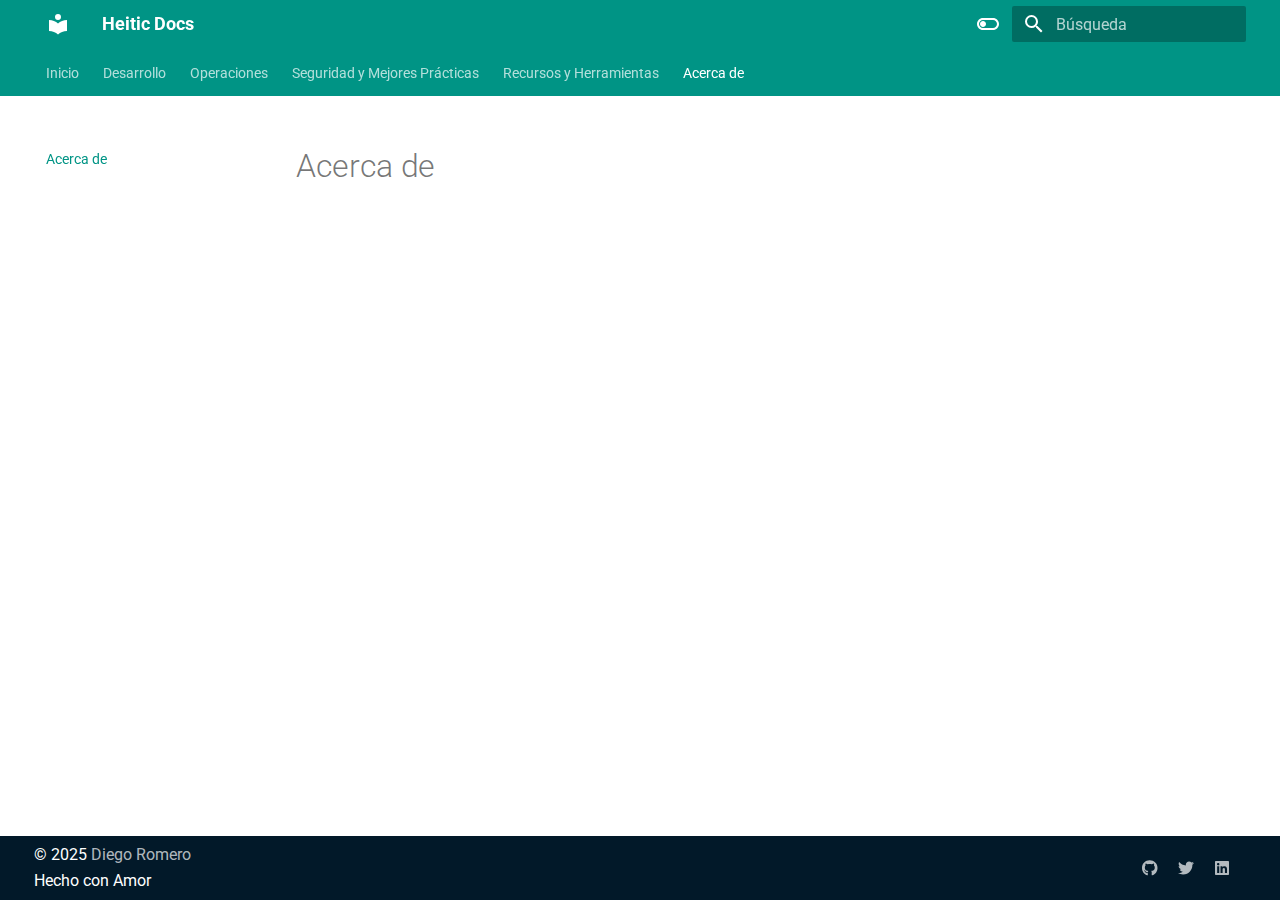
<file: about/index.html>
<!doctype html>
<html lang="es" class="no-js">
  <head>
    
      <meta charset="utf-8">
      <meta name="viewport" content="width=device-width,initial-scale=1">
      
      
      
      
        <link rel="prev" href="../herramientas/git/">
      
      
      
      <link rel="icon" href="../assets/images/favicon.png">
      <meta name="generator" content="mkdocs-1.6.1, mkdocs-material-9.5.47">
    
    
      
        <title>Acerca de - Heitic Docs</title>
      
    
    
      <link rel="stylesheet" href="../assets/stylesheets/main.6f8fc17f.min.css">
      
        
        <link rel="stylesheet" href="../assets/stylesheets/palette.06af60db.min.css">
      
      


    
    
      
    
    
      
        
        
        <link rel="preconnect" href="https://fonts.gstatic.com" crossorigin>
        <link rel="stylesheet" href="https://fonts.googleapis.com/css?family=Roboto:300,300i,400,400i,700,700i%7CRoboto+Mono:400,400i,700,700i&display=fallback">
        <style>:root{--md-text-font:"Roboto";--md-code-font:"Roboto Mono"}</style>
      
    
    
      <link rel="stylesheet" href="https://cdnjs.cloudflare.com/ajax/libs/font-awesome/6.4.0/css/all.min.css">
    
      <link rel="stylesheet" href="../css/extra.css">
    
    <script>__md_scope=new URL("..",location),__md_hash=e=>[...e].reduce(((e,_)=>(e<<5)-e+_.charCodeAt(0)),0),__md_get=(e,_=localStorage,t=__md_scope)=>JSON.parse(_.getItem(t.pathname+"."+e)),__md_set=(e,_,t=localStorage,a=__md_scope)=>{try{t.setItem(a.pathname+"."+e,JSON.stringify(_))}catch(e){}}</script>
    
      

    
    
    
  </head>
  
  
    
    
      
    
    
    
    
    <body dir="ltr" data-md-color-scheme="default" data-md-color-primary="teal" data-md-color-accent="purple">
  
    
    <input class="md-toggle" data-md-toggle="drawer" type="checkbox" id="__drawer" autocomplete="off">
    <input class="md-toggle" data-md-toggle="search" type="checkbox" id="__search" autocomplete="off">
    <label class="md-overlay" for="__drawer"></label>
    <div data-md-component="skip">
      
    </div>
    <div data-md-component="announce">
      
    </div>
    
    
      

<header class="md-header" data-md-component="header">
  <nav class="md-header__inner md-grid" aria-label="Cabecera">
    <a href=".." title="Heitic Docs" class="md-header__button md-logo" aria-label="Heitic Docs" data-md-component="logo">
      
  
  <svg xmlns="http://www.w3.org/2000/svg" viewBox="0 0 24 24"><path d="M12 8a3 3 0 0 0 3-3 3 3 0 0 0-3-3 3 3 0 0 0-3 3 3 3 0 0 0 3 3m0 3.54C9.64 9.35 6.5 8 3 8v11c3.5 0 6.64 1.35 9 3.54 2.36-2.19 5.5-3.54 9-3.54V8c-3.5 0-6.64 1.35-9 3.54"/></svg>

    </a>
    <label class="md-header__button md-icon" for="__drawer">
      
      <svg xmlns="http://www.w3.org/2000/svg" viewBox="0 0 24 24"><path d="M3 6h18v2H3zm0 5h18v2H3zm0 5h18v2H3z"/></svg>
    </label>
    <div class="md-header__title" data-md-component="header-title">
      <div class="md-header__ellipsis">
        <div class="md-header__topic">
          <span class="md-ellipsis">
            Heitic Docs
          </span>
        </div>
        <div class="md-header__topic" data-md-component="header-topic">
          <span class="md-ellipsis">
            
              Acerca de
            
          </span>
        </div>
      </div>
    </div>
    
      
        <form class="md-header__option" data-md-component="palette">
  
    
    
    
    <input class="md-option" data-md-color-media="" data-md-color-scheme="default" data-md-color-primary="teal" data-md-color-accent="purple"  aria-label="Switch to dark mode"  type="radio" name="__palette" id="__palette_0">
    
      <label class="md-header__button md-icon" title="Switch to dark mode" for="__palette_1" hidden>
        <svg xmlns="http://www.w3.org/2000/svg" viewBox="0 0 24 24"><path d="M17 6H7c-3.31 0-6 2.69-6 6s2.69 6 6 6h10c3.31 0 6-2.69 6-6s-2.69-6-6-6m0 10H7c-2.21 0-4-1.79-4-4s1.79-4 4-4h10c2.21 0 4 1.79 4 4s-1.79 4-4 4M7 9c-1.66 0-3 1.34-3 3s1.34 3 3 3 3-1.34 3-3-1.34-3-3-3"/></svg>
      </label>
    
  
    
    
    
    <input class="md-option" data-md-color-media="" data-md-color-scheme="slate" data-md-color-primary="teal" data-md-color-accent="lime"  aria-label="Switch to light mode"  type="radio" name="__palette" id="__palette_1">
    
      <label class="md-header__button md-icon" title="Switch to light mode" for="__palette_0" hidden>
        <svg xmlns="http://www.w3.org/2000/svg" viewBox="0 0 24 24"><path d="M17 7H7a5 5 0 0 0-5 5 5 5 0 0 0 5 5h10a5 5 0 0 0 5-5 5 5 0 0 0-5-5m0 8a3 3 0 0 1-3-3 3 3 0 0 1 3-3 3 3 0 0 1 3 3 3 3 0 0 1-3 3"/></svg>
      </label>
    
  
</form>
      
    
    
      <script>var palette=__md_get("__palette");if(palette&&palette.color){if("(prefers-color-scheme)"===palette.color.media){var media=matchMedia("(prefers-color-scheme: light)"),input=document.querySelector(media.matches?"[data-md-color-media='(prefers-color-scheme: light)']":"[data-md-color-media='(prefers-color-scheme: dark)']");palette.color.media=input.getAttribute("data-md-color-media"),palette.color.scheme=input.getAttribute("data-md-color-scheme"),palette.color.primary=input.getAttribute("data-md-color-primary"),palette.color.accent=input.getAttribute("data-md-color-accent")}for(var[key,value]of Object.entries(palette.color))document.body.setAttribute("data-md-color-"+key,value)}</script>
    
    
    
      <label class="md-header__button md-icon" for="__search">
        
        <svg xmlns="http://www.w3.org/2000/svg" viewBox="0 0 24 24"><path d="M9.5 3A6.5 6.5 0 0 1 16 9.5c0 1.61-.59 3.09-1.56 4.23l.27.27h.79l5 5-1.5 1.5-5-5v-.79l-.27-.27A6.52 6.52 0 0 1 9.5 16 6.5 6.5 0 0 1 3 9.5 6.5 6.5 0 0 1 9.5 3m0 2C7 5 5 7 5 9.5S7 14 9.5 14 14 12 14 9.5 12 5 9.5 5"/></svg>
      </label>
      <div class="md-search" data-md-component="search" role="dialog">
  <label class="md-search__overlay" for="__search"></label>
  <div class="md-search__inner" role="search">
    <form class="md-search__form" name="search">
      <input type="text" class="md-search__input" name="query" aria-label="Búsqueda" placeholder="Búsqueda" autocapitalize="off" autocorrect="off" autocomplete="off" spellcheck="false" data-md-component="search-query" required>
      <label class="md-search__icon md-icon" for="__search">
        
        <svg xmlns="http://www.w3.org/2000/svg" viewBox="0 0 24 24"><path d="M9.5 3A6.5 6.5 0 0 1 16 9.5c0 1.61-.59 3.09-1.56 4.23l.27.27h.79l5 5-1.5 1.5-5-5v-.79l-.27-.27A6.52 6.52 0 0 1 9.5 16 6.5 6.5 0 0 1 3 9.5 6.5 6.5 0 0 1 9.5 3m0 2C7 5 5 7 5 9.5S7 14 9.5 14 14 12 14 9.5 12 5 9.5 5"/></svg>
        
        <svg xmlns="http://www.w3.org/2000/svg" viewBox="0 0 24 24"><path d="M20 11v2H8l5.5 5.5-1.42 1.42L4.16 12l7.92-7.92L13.5 5.5 8 11z"/></svg>
      </label>
      <nav class="md-search__options" aria-label="Buscar">
        
        <button type="reset" class="md-search__icon md-icon" title="Limpiar" aria-label="Limpiar" tabindex="-1">
          
          <svg xmlns="http://www.w3.org/2000/svg" viewBox="0 0 24 24"><path d="M19 6.41 17.59 5 12 10.59 6.41 5 5 6.41 10.59 12 5 17.59 6.41 19 12 13.41 17.59 19 19 17.59 13.41 12z"/></svg>
        </button>
      </nav>
      
        <div class="md-search__suggest" data-md-component="search-suggest"></div>
      
    </form>
    <div class="md-search__output">
      <div class="md-search__scrollwrap" tabindex="0" data-md-scrollfix>
        <div class="md-search-result" data-md-component="search-result">
          <div class="md-search-result__meta">
            Inicializando búsqueda
          </div>
          <ol class="md-search-result__list" role="presentation"></ol>
        </div>
      </div>
    </div>
  </div>
</div>
    
    
  </nav>
  
</header>
    
    <div class="md-container" data-md-component="container">
      
      
        
          
            
<nav class="md-tabs" aria-label="Pestañas" data-md-component="tabs">
  <div class="md-grid">
    <ul class="md-tabs__list">
      
        
  
  
  
    <li class="md-tabs__item">
      <a href=".." class="md-tabs__link">
        
  
    
  
  Inicio

      </a>
    </li>
  

      
        
  
  
  
    
    
      
  
  
  
    
    
      
  
  
  
    
    
      <li class="md-tabs__item">
        <a href="../lenguajes/python/introduccion/" class="md-tabs__link">
          
  
  Desarrollo

        </a>
      </li>
    
  

    
  

    
  

      
        
  
  
  
    
    
      
  
  
  
    
    
      <li class="md-tabs__item">
        <a href="../devops/conceptos-basicos/" class="md-tabs__link">
          
  
  Operaciones

        </a>
      </li>
    
  

    
  

      
        
  
  
  
    
    
      
  
  
  
    
    
      <li class="md-tabs__item">
        <a href="../seguridad/principios-basicos/" class="md-tabs__link">
          
  
  Seguridad y Mejores Prácticas

        </a>
      </li>
    
  

    
  

      
        
  
  
  
    
    
      
  
  
  
    
    
      <li class="md-tabs__item">
        <a href="../herramientas/git/" class="md-tabs__link">
          
  
  Recursos y Herramientas

        </a>
      </li>
    
  

    
  

      
        
  
  
    
  
  
    <li class="md-tabs__item md-tabs__item--active">
      <a href="./" class="md-tabs__link">
        
  
    
  
  Acerca de

      </a>
    </li>
  

      
    </ul>
  </div>
</nav>
          
        
      
      <main class="md-main" data-md-component="main">
        <div class="md-main__inner md-grid">
          
            
              
              <div class="md-sidebar md-sidebar--primary" data-md-component="sidebar" data-md-type="navigation" >
                <div class="md-sidebar__scrollwrap">
                  <div class="md-sidebar__inner">
                    


  


  

<nav class="md-nav md-nav--primary md-nav--lifted md-nav--integrated" aria-label="Navegación" data-md-level="0">
  <label class="md-nav__title" for="__drawer">
    <a href=".." title="Heitic Docs" class="md-nav__button md-logo" aria-label="Heitic Docs" data-md-component="logo">
      
  
  <svg xmlns="http://www.w3.org/2000/svg" viewBox="0 0 24 24"><path d="M12 8a3 3 0 0 0 3-3 3 3 0 0 0-3-3 3 3 0 0 0-3 3 3 3 0 0 0 3 3m0 3.54C9.64 9.35 6.5 8 3 8v11c3.5 0 6.64 1.35 9 3.54 2.36-2.19 5.5-3.54 9-3.54V8c-3.5 0-6.64 1.35-9 3.54"/></svg>

    </a>
    Heitic Docs
  </label>
  
  <ul class="md-nav__list" data-md-scrollfix>
    
      
      
  
  
  
  
    <li class="md-nav__item">
      <a href=".." class="md-nav__link">
        
  
  <span class="md-ellipsis">
    Inicio
  </span>
  

      </a>
    </li>
  

    
      
      
  
  
  
  
    
    
    
      
      
        
      
    
    
    <li class="md-nav__item md-nav__item--nested">
      
        
        
        <input class="md-nav__toggle md-toggle " type="checkbox" id="__nav_2" >
        
          
          <label class="md-nav__link" for="__nav_2" id="__nav_2_label" tabindex="0">
            
  
  <span class="md-ellipsis">
    Desarrollo
  </span>
  

            <span class="md-nav__icon md-icon"></span>
          </label>
        
        <nav class="md-nav" data-md-level="1" aria-labelledby="__nav_2_label" aria-expanded="false">
          <label class="md-nav__title" for="__nav_2">
            <span class="md-nav__icon md-icon"></span>
            Desarrollo
          </label>
          <ul class="md-nav__list" data-md-scrollfix>
            
              
                
  
  
  
  
    
    
    
      
      
        
      
    
    
    <li class="md-nav__item md-nav__item--nested">
      
        
        
        <input class="md-nav__toggle md-toggle " type="checkbox" id="__nav_2_1" >
        
          
          <label class="md-nav__link" for="__nav_2_1" id="__nav_2_1_label" tabindex="0">
            
  
  <span class="md-ellipsis">
    Lenguajes
  </span>
  

            <span class="md-nav__icon md-icon"></span>
          </label>
        
        <nav class="md-nav" data-md-level="2" aria-labelledby="__nav_2_1_label" aria-expanded="false">
          <label class="md-nav__title" for="__nav_2_1">
            <span class="md-nav__icon md-icon"></span>
            Lenguajes
          </label>
          <ul class="md-nav__list" data-md-scrollfix>
            
              
                
  
  
  
  
    
    
    
      
      
        
      
    
    
    <li class="md-nav__item md-nav__item--nested">
      
        
        
        <input class="md-nav__toggle md-toggle " type="checkbox" id="__nav_2_1_1" >
        
          
          <label class="md-nav__link" for="__nav_2_1_1" id="__nav_2_1_1_label" tabindex="0">
            
  
  <span class="md-ellipsis">
    Python
  </span>
  

            <span class="md-nav__icon md-icon"></span>
          </label>
        
        <nav class="md-nav" data-md-level="3" aria-labelledby="__nav_2_1_1_label" aria-expanded="false">
          <label class="md-nav__title" for="__nav_2_1_1">
            <span class="md-nav__icon md-icon"></span>
            Python
          </label>
          <ul class="md-nav__list" data-md-scrollfix>
            
              
                
  
  
  
  
    <li class="md-nav__item">
      <a href="../lenguajes/python/introduccion/" class="md-nav__link">
        
  
  <span class="md-ellipsis">
    Introducción
  </span>
  

      </a>
    </li>
  

              
            
              
                
  
  
  
  
    <li class="md-nav__item">
      <a href="../lenguajes/python/conceptos-basicos.md" class="md-nav__link">
        
  
  <span class="md-ellipsis">
    Conceptos Básicos
  </span>
  

      </a>
    </li>
  

              
            
              
                
  
  
  
  
    <li class="md-nav__item">
      <a href="../lenguajes/python/programacion-avanzada.md" class="md-nav__link">
        
  
  <span class="md-ellipsis">
    Programación Avanzada
  </span>
  

      </a>
    </li>
  

              
            
              
                
  
  
  
  
    <li class="md-nav__item">
      <a href="../lenguajes/python/bibliotecas-frameworks.md" class="md-nav__link">
        
  
  <span class="md-ellipsis">
    Bibliotecas y Frameworks
  </span>
  

      </a>
    </li>
  

              
            
              
                
  
  
  
  
    <li class="md-nav__item">
      <a href="../lenguajes/python/mejores-practicas.md" class="md-nav__link">
        
  
  <span class="md-ellipsis">
    Mejores Prácticas
  </span>
  

      </a>
    </li>
  

              
            
          </ul>
        </nav>
      
    </li>
  

              
            
              
                
  
  
  
  
    
    
    
      
      
        
      
    
    
    <li class="md-nav__item md-nav__item--nested">
      
        
        
        <input class="md-nav__toggle md-toggle " type="checkbox" id="__nav_2_1_2" >
        
          
          <label class="md-nav__link" for="__nav_2_1_2" id="__nav_2_1_2_label" tabindex="0">
            
  
  <span class="md-ellipsis">
    JavaScript
  </span>
  

            <span class="md-nav__icon md-icon"></span>
          </label>
        
        <nav class="md-nav" data-md-level="3" aria-labelledby="__nav_2_1_2_label" aria-expanded="false">
          <label class="md-nav__title" for="__nav_2_1_2">
            <span class="md-nav__icon md-icon"></span>
            JavaScript
          </label>
          <ul class="md-nav__list" data-md-scrollfix>
            
              
                
  
  
  
  
    <li class="md-nav__item">
      <a href="../lenguajes/javascript/fundamentos.md" class="md-nav__link">
        
  
  <span class="md-ellipsis">
    Fundamentos
  </span>
  

      </a>
    </li>
  

              
            
              
                
  
  
  
  
    <li class="md-nav__item">
      <a href="../lenguajes/javascript/es6-plus.md" class="md-nav__link">
        
  
  <span class="md-ellipsis">
    ES6+
  </span>
  

      </a>
    </li>
  

              
            
              
                
  
  
  
  
    <li class="md-nav__item">
      <a href="../lenguajes/javascript/nodejs.md" class="md-nav__link">
        
  
  <span class="md-ellipsis">
    Node.js
  </span>
  

      </a>
    </li>
  

              
            
              
                
  
  
  
  
    <li class="md-nav__item">
      <a href="../lenguajes/javascript/frameworks-frontend.md" class="md-nav__link">
        
  
  <span class="md-ellipsis">
    Frameworks Frontend
  </span>
  

      </a>
    </li>
  

              
            
          </ul>
        </nav>
      
    </li>
  

              
            
              
                
  
  
  
  
    
    
    
      
      
        
      
    
    
    <li class="md-nav__item md-nav__item--nested">
      
        
        
        <input class="md-nav__toggle md-toggle " type="checkbox" id="__nav_2_1_3" >
        
          
          <label class="md-nav__link" for="__nav_2_1_3" id="__nav_2_1_3_label" tabindex="0">
            
  
  <span class="md-ellipsis">
    Go
  </span>
  

            <span class="md-nav__icon md-icon"></span>
          </label>
        
        <nav class="md-nav" data-md-level="3" aria-labelledby="__nav_2_1_3_label" aria-expanded="false">
          <label class="md-nav__title" for="__nav_2_1_3">
            <span class="md-nav__icon md-icon"></span>
            Go
          </label>
          <ul class="md-nav__list" data-md-scrollfix>
            
              
                
  
  
  
  
    <li class="md-nav__item">
      <a href="../lenguajes/go/instalacion/" class="md-nav__link">
        
  
  <span class="md-ellipsis">
    Instalacion
  </span>
  

      </a>
    </li>
  

              
            
              
                
  
  
  
  
    <li class="md-nav__item">
      <a href="../lenguajes/go/frameworks/" class="md-nav__link">
        
  
  <span class="md-ellipsis">
    Frameworks
  </span>
  

      </a>
    </li>
  

              
            
              
                
  
  
  
  
    <li class="md-nav__item">
      <a href="../lenguajes/go/sintaxis-basica.md" class="md-nav__link">
        
  
  <span class="md-ellipsis">
    Sintaxis Básica
  </span>
  

      </a>
    </li>
  

              
            
              
                
  
  
  
  
    <li class="md-nav__item">
      <a href="../lenguajes/go/concurrencia.md" class="md-nav__link">
        
  
  <span class="md-ellipsis">
    Concurrencia
  </span>
  

      </a>
    </li>
  

              
            
              
                
  
  
  
  
    <li class="md-nav__item">
      <a href="../lenguajes/go/manejo-errores.md" class="md-nav__link">
        
  
  <span class="md-ellipsis">
    Manejo de Errores
  </span>
  

      </a>
    </li>
  

              
            
          </ul>
        </nav>
      
    </li>
  

              
            
              
                
  
  
  
  
    
    
    
      
      
        
      
    
    
    <li class="md-nav__item md-nav__item--nested">
      
        
        
        <input class="md-nav__toggle md-toggle " type="checkbox" id="__nav_2_1_4" >
        
          
          <label class="md-nav__link" for="__nav_2_1_4" id="__nav_2_1_4_label" tabindex="0">
            
  
  <span class="md-ellipsis">
    Kotlin
  </span>
  

            <span class="md-nav__icon md-icon"></span>
          </label>
        
        <nav class="md-nav" data-md-level="3" aria-labelledby="__nav_2_1_4_label" aria-expanded="false">
          <label class="md-nav__title" for="__nav_2_1_4">
            <span class="md-nav__icon md-icon"></span>
            Kotlin
          </label>
          <ul class="md-nav__list" data-md-scrollfix>
            
              
                
  
  
  
  
    <li class="md-nav__item">
      <a href="../lenguajes/kotlin/fundamentos.md" class="md-nav__link">
        
  
  <span class="md-ellipsis">
    Fundamentos
  </span>
  

      </a>
    </li>
  

              
            
              
                
  
  
  
  
    <li class="md-nav__item">
      <a href="../lenguajes/kotlin/android.md" class="md-nav__link">
        
  
  <span class="md-ellipsis">
    Programación Android
  </span>
  

      </a>
    </li>
  

              
            
              
                
  
  
  
  
    <li class="md-nav__item">
      <a href="../lenguajes/kotlin/coroutines.md" class="md-nav__link">
        
  
  <span class="md-ellipsis">
    Coroutines
  </span>
  

      </a>
    </li>
  

              
            
          </ul>
        </nav>
      
    </li>
  

              
            
          </ul>
        </nav>
      
    </li>
  

              
            
              
                
  
  
  
  
    
    
    
      
      
        
      
    
    
    <li class="md-nav__item md-nav__item--nested">
      
        
        
        <input class="md-nav__toggle md-toggle " type="checkbox" id="__nav_2_2" >
        
          
          <label class="md-nav__link" for="__nav_2_2" id="__nav_2_2_label" tabindex="0">
            
  
  <span class="md-ellipsis">
    Bases de Datos
  </span>
  

            <span class="md-nav__icon md-icon"></span>
          </label>
        
        <nav class="md-nav" data-md-level="2" aria-labelledby="__nav_2_2_label" aria-expanded="false">
          <label class="md-nav__title" for="__nav_2_2">
            <span class="md-nav__icon md-icon"></span>
            Bases de Datos
          </label>
          <ul class="md-nav__list" data-md-scrollfix>
            
              
                
  
  
  
  
    
    
    
      
      
        
      
    
    
    <li class="md-nav__item md-nav__item--nested">
      
        
        
        <input class="md-nav__toggle md-toggle " type="checkbox" id="__nav_2_2_1" >
        
          
          <label class="md-nav__link" for="__nav_2_2_1" id="__nav_2_2_1_label" tabindex="0">
            
  
  <span class="md-ellipsis">
    SQL
  </span>
  

            <span class="md-nav__icon md-icon"></span>
          </label>
        
        <nav class="md-nav" data-md-level="3" aria-labelledby="__nav_2_2_1_label" aria-expanded="false">
          <label class="md-nav__title" for="__nav_2_2_1">
            <span class="md-nav__icon md-icon"></span>
            SQL
          </label>
          <ul class="md-nav__list" data-md-scrollfix>
            
              
                
  
  
  
  
    <li class="md-nav__item">
      <a href="../bases-datos/sql/mysql.md" class="md-nav__link">
        
  
  <span class="md-ellipsis">
    MySQL
  </span>
  

      </a>
    </li>
  

              
            
              
                
  
  
  
  
    <li class="md-nav__item">
      <a href="../bases-datos/sql/postgresql.md" class="md-nav__link">
        
  
  <span class="md-ellipsis">
    PostgreSQL
  </span>
  

      </a>
    </li>
  

              
            
          </ul>
        </nav>
      
    </li>
  

              
            
              
                
  
  
  
  
    
    
    
      
      
        
      
    
    
    <li class="md-nav__item md-nav__item--nested">
      
        
        
        <input class="md-nav__toggle md-toggle " type="checkbox" id="__nav_2_2_2" >
        
          
          <label class="md-nav__link" for="__nav_2_2_2" id="__nav_2_2_2_label" tabindex="0">
            
  
  <span class="md-ellipsis">
    NoSQL
  </span>
  

            <span class="md-nav__icon md-icon"></span>
          </label>
        
        <nav class="md-nav" data-md-level="3" aria-labelledby="__nav_2_2_2_label" aria-expanded="false">
          <label class="md-nav__title" for="__nav_2_2_2">
            <span class="md-nav__icon md-icon"></span>
            NoSQL
          </label>
          <ul class="md-nav__list" data-md-scrollfix>
            
              
                
  
  
  
  
    <li class="md-nav__item">
      <a href="../bases-datos/nosql/mongodb.md" class="md-nav__link">
        
  
  <span class="md-ellipsis">
    MongoDB
  </span>
  

      </a>
    </li>
  

              
            
              
                
  
  
  
  
    <li class="md-nav__item">
      <a href="../bases-datos/nosql/redis.md" class="md-nav__link">
        
  
  <span class="md-ellipsis">
    Redis
  </span>
  

      </a>
    </li>
  

              
            
          </ul>
        </nav>
      
    </li>
  

              
            
          </ul>
        </nav>
      
    </li>
  

              
            
          </ul>
        </nav>
      
    </li>
  

    
      
      
  
  
  
  
    
    
    
      
      
        
      
    
    
    <li class="md-nav__item md-nav__item--nested">
      
        
        
        <input class="md-nav__toggle md-toggle " type="checkbox" id="__nav_3" >
        
          
          <label class="md-nav__link" for="__nav_3" id="__nav_3_label" tabindex="0">
            
  
  <span class="md-ellipsis">
    Operaciones
  </span>
  

            <span class="md-nav__icon md-icon"></span>
          </label>
        
        <nav class="md-nav" data-md-level="1" aria-labelledby="__nav_3_label" aria-expanded="false">
          <label class="md-nav__title" for="__nav_3">
            <span class="md-nav__icon md-icon"></span>
            Operaciones
          </label>
          <ul class="md-nav__list" data-md-scrollfix>
            
              
                
  
  
  
  
    
    
    
      
      
        
      
    
    
    <li class="md-nav__item md-nav__item--nested">
      
        
        
        <input class="md-nav__toggle md-toggle " type="checkbox" id="__nav_3_1" >
        
          
          <label class="md-nav__link" for="__nav_3_1" id="__nav_3_1_label" tabindex="0">
            
  
  <span class="md-ellipsis">
    DevOps
  </span>
  

            <span class="md-nav__icon md-icon"></span>
          </label>
        
        <nav class="md-nav" data-md-level="2" aria-labelledby="__nav_3_1_label" aria-expanded="false">
          <label class="md-nav__title" for="__nav_3_1">
            <span class="md-nav__icon md-icon"></span>
            DevOps
          </label>
          <ul class="md-nav__list" data-md-scrollfix>
            
              
                
  
  
  
  
    <li class="md-nav__item">
      <a href="../devops/conceptos-basicos/" class="md-nav__link">
        
  
  <span class="md-ellipsis">
    Conceptos Básicos
  </span>
  

      </a>
    </li>
  

              
            
              
                
  
  
  
  
    
    
    
      
      
        
      
    
    
    <li class="md-nav__item md-nav__item--nested">
      
        
        
        <input class="md-nav__toggle md-toggle " type="checkbox" id="__nav_3_1_2" >
        
          
          <label class="md-nav__link" for="__nav_3_1_2" id="__nav_3_1_2_label" tabindex="0">
            
  
  <span class="md-ellipsis">
    CI/CD
  </span>
  

            <span class="md-nav__icon md-icon"></span>
          </label>
        
        <nav class="md-nav" data-md-level="3" aria-labelledby="__nav_3_1_2_label" aria-expanded="false">
          <label class="md-nav__title" for="__nav_3_1_2">
            <span class="md-nav__icon md-icon"></span>
            CI/CD
          </label>
          <ul class="md-nav__list" data-md-scrollfix>
            
              
                
  
  
  
  
    <li class="md-nav__item">
      <a href="../devops/cicd/jenkins/" class="md-nav__link">
        
  
  <span class="md-ellipsis">
    Jenkins
  </span>
  

      </a>
    </li>
  

              
            
              
                
  
  
  
  
    <li class="md-nav__item">
      <a href="../devops/cicd/gitlab-ci.md" class="md-nav__link">
        
  
  <span class="md-ellipsis">
    GitLab CI
  </span>
  

      </a>
    </li>
  

              
            
              
                
  
  
  
  
    <li class="md-nav__item">
      <a href="../devops/cicd/github-actions.md" class="md-nav__link">
        
  
  <span class="md-ellipsis">
    GitHub Actions
  </span>
  

      </a>
    </li>
  

              
            
          </ul>
        </nav>
      
    </li>
  

              
            
              
                
  
  
  
  
    
    
    
      
      
        
      
    
    
    <li class="md-nav__item md-nav__item--nested">
      
        
        
        <input class="md-nav__toggle md-toggle " type="checkbox" id="__nav_3_1_3" >
        
          
          <label class="md-nav__link" for="__nav_3_1_3" id="__nav_3_1_3_label" tabindex="0">
            
  
  <span class="md-ellipsis">
    Contenedores
  </span>
  

            <span class="md-nav__icon md-icon"></span>
          </label>
        
        <nav class="md-nav" data-md-level="3" aria-labelledby="__nav_3_1_3_label" aria-expanded="false">
          <label class="md-nav__title" for="__nav_3_1_3">
            <span class="md-nav__icon md-icon"></span>
            Contenedores
          </label>
          <ul class="md-nav__list" data-md-scrollfix>
            
              
                
  
  
  
  
    
    
    
      
      
        
      
    
    
    <li class="md-nav__item md-nav__item--nested">
      
        
        
        <input class="md-nav__toggle md-toggle " type="checkbox" id="__nav_3_1_3_1" >
        
          
          <label class="md-nav__link" for="__nav_3_1_3_1" id="__nav_3_1_3_1_label" tabindex="0">
            
  
  <span class="md-ellipsis">
    Docker
  </span>
  

            <span class="md-nav__icon md-icon"></span>
          </label>
        
        <nav class="md-nav" data-md-level="4" aria-labelledby="__nav_3_1_3_1_label" aria-expanded="false">
          <label class="md-nav__title" for="__nav_3_1_3_1">
            <span class="md-nav__icon md-icon"></span>
            Docker
          </label>
          <ul class="md-nav__list" data-md-scrollfix>
            
              
                
  
  
  
  
    <li class="md-nav__item">
      <a href="../devops/contenedores/docker-install/" class="md-nav__link">
        
  
  <span class="md-ellipsis">
    Instalacion
  </span>
  

      </a>
    </li>
  

              
            
              
                
  
  
  
  
    <li class="md-nav__item">
      <a href="../devops/contenedores/docker/" class="md-nav__link">
        
  
  <span class="md-ellipsis">
    Configuración
  </span>
  

      </a>
    </li>
  

              
            
          </ul>
        </nav>
      
    </li>
  

              
            
              
                
  
  
  
  
    <li class="md-nav__item">
      <a href="../devops/contenedores/kubernetes.md" class="md-nav__link">
        
  
  <span class="md-ellipsis">
    Kubernetes
  </span>
  

      </a>
    </li>
  

              
            
          </ul>
        </nav>
      
    </li>
  

              
            
              
                
  
  
  
  
    
    
    
      
      
        
      
    
    
    <li class="md-nav__item md-nav__item--nested">
      
        
        
        <input class="md-nav__toggle md-toggle " type="checkbox" id="__nav_3_1_4" >
        
          
          <label class="md-nav__link" for="__nav_3_1_4" id="__nav_3_1_4_label" tabindex="0">
            
  
  <span class="md-ellipsis">
    Infraestructura como Código
  </span>
  

            <span class="md-nav__icon md-icon"></span>
          </label>
        
        <nav class="md-nav" data-md-level="3" aria-labelledby="__nav_3_1_4_label" aria-expanded="false">
          <label class="md-nav__title" for="__nav_3_1_4">
            <span class="md-nav__icon md-icon"></span>
            Infraestructura como Código
          </label>
          <ul class="md-nav__list" data-md-scrollfix>
            
              
                
  
  
  
  
    <li class="md-nav__item">
      <a href="../devops/iac/terraform.md" class="md-nav__link">
        
  
  <span class="md-ellipsis">
    Terraform
  </span>
  

      </a>
    </li>
  

              
            
              
                
  
  
  
  
    <li class="md-nav__item">
      <a href="../devops/iac/ansible.md" class="md-nav__link">
        
  
  <span class="md-ellipsis">
    Ansible
  </span>
  

      </a>
    </li>
  

              
            
          </ul>
        </nav>
      
    </li>
  

              
            
          </ul>
        </nav>
      
    </li>
  

              
            
              
                
  
  
  
  
    
    
    
      
      
        
      
    
    
    <li class="md-nav__item md-nav__item--nested">
      
        
        
        <input class="md-nav__toggle md-toggle " type="checkbox" id="__nav_3_2" >
        
          
          <label class="md-nav__link" for="__nav_3_2" id="__nav_3_2_label" tabindex="0">
            
  
  <span class="md-ellipsis">
    SRE
  </span>
  

            <span class="md-nav__icon md-icon"></span>
          </label>
        
        <nav class="md-nav" data-md-level="2" aria-labelledby="__nav_3_2_label" aria-expanded="false">
          <label class="md-nav__title" for="__nav_3_2">
            <span class="md-nav__icon md-icon"></span>
            SRE
          </label>
          <ul class="md-nav__list" data-md-scrollfix>
            
              
                
  
  
  
  
    <li class="md-nav__item">
      <a href="../sre/principios.md" class="md-nav__link">
        
  
  <span class="md-ellipsis">
    Principios SRE
  </span>
  

      </a>
    </li>
  

              
            
              
                
  
  
  
  
    <li class="md-nav__item">
      <a href="../sre/monitoreo-alertas.md" class="md-nav__link">
        
  
  <span class="md-ellipsis">
    Monitoreo y Alertas
  </span>
  

      </a>
    </li>
  

              
            
              
                
  
  
  
  
    <li class="md-nav__item">
      <a href="../sre/gestion-incidentes.md" class="md-nav__link">
        
  
  <span class="md-ellipsis">
    Gestión de Incidentes
  </span>
  

      </a>
    </li>
  

              
            
              
                
  
  
  
  
    <li class="md-nav__item">
      <a href="../sre/automatizacion.md" class="md-nav__link">
        
  
  <span class="md-ellipsis">
    Automatización
  </span>
  

      </a>
    </li>
  

              
            
          </ul>
        </nav>
      
    </li>
  

              
            
              
                
  
  
  
  
    
    
    
      
      
        
      
    
    
    <li class="md-nav__item md-nav__item--nested">
      
        
        
        <input class="md-nav__toggle md-toggle " type="checkbox" id="__nav_3_3" >
        
          
          <label class="md-nav__link" for="__nav_3_3" id="__nav_3_3_label" tabindex="0">
            
  
  <span class="md-ellipsis">
    Cloud Computing
  </span>
  

            <span class="md-nav__icon md-icon"></span>
          </label>
        
        <nav class="md-nav" data-md-level="2" aria-labelledby="__nav_3_3_label" aria-expanded="false">
          <label class="md-nav__title" for="__nav_3_3">
            <span class="md-nav__icon md-icon"></span>
            Cloud Computing
          </label>
          <ul class="md-nav__list" data-md-scrollfix>
            
              
                
  
  
  
  
    <li class="md-nav__item">
      <a href="../cloud/aws.md" class="md-nav__link">
        
  
  <span class="md-ellipsis">
    AWS
  </span>
  

      </a>
    </li>
  

              
            
              
                
  
  
  
  
    <li class="md-nav__item">
      <a href="../cloud/gcp.md" class="md-nav__link">
        
  
  <span class="md-ellipsis">
    Google Cloud
  </span>
  

      </a>
    </li>
  

              
            
              
                
  
  
  
  
    <li class="md-nav__item">
      <a href="../cloud/azure.md" class="md-nav__link">
        
  
  <span class="md-ellipsis">
    Azure
  </span>
  

      </a>
    </li>
  

              
            
          </ul>
        </nav>
      
    </li>
  

              
            
          </ul>
        </nav>
      
    </li>
  

    
      
      
  
  
  
  
    
    
    
      
      
        
      
    
    
    <li class="md-nav__item md-nav__item--nested">
      
        
        
        <input class="md-nav__toggle md-toggle " type="checkbox" id="__nav_4" >
        
          
          <label class="md-nav__link" for="__nav_4" id="__nav_4_label" tabindex="0">
            
  
  <span class="md-ellipsis">
    Seguridad y Mejores Prácticas
  </span>
  

            <span class="md-nav__icon md-icon"></span>
          </label>
        
        <nav class="md-nav" data-md-level="1" aria-labelledby="__nav_4_label" aria-expanded="false">
          <label class="md-nav__title" for="__nav_4">
            <span class="md-nav__icon md-icon"></span>
            Seguridad y Mejores Prácticas
          </label>
          <ul class="md-nav__list" data-md-scrollfix>
            
              
                
  
  
  
  
    
    
    
      
      
        
      
    
    
    <li class="md-nav__item md-nav__item--nested">
      
        
        
        <input class="md-nav__toggle md-toggle " type="checkbox" id="__nav_4_1" >
        
          
          <label class="md-nav__link" for="__nav_4_1" id="__nav_4_1_label" tabindex="0">
            
  
  <span class="md-ellipsis">
    Seguridad
  </span>
  

            <span class="md-nav__icon md-icon"></span>
          </label>
        
        <nav class="md-nav" data-md-level="2" aria-labelledby="__nav_4_1_label" aria-expanded="false">
          <label class="md-nav__title" for="__nav_4_1">
            <span class="md-nav__icon md-icon"></span>
            Seguridad
          </label>
          <ul class="md-nav__list" data-md-scrollfix>
            
              
                
  
  
  
  
    <li class="md-nav__item">
      <a href="../seguridad/principios-basicos/" class="md-nav__link">
        
  
  <span class="md-ellipsis">
    Principios Básicos
  </span>
  

      </a>
    </li>
  

              
            
              
                
  
  
  
  
    <li class="md-nav__item">
      <a href="../seguridad/owasp-top-10.md" class="md-nav__link">
        
  
  <span class="md-ellipsis">
    OWASP Top 10
  </span>
  

      </a>
    </li>
  

              
            
              
                
  
  
  
  
    <li class="md-nav__item">
      <a href="../seguridad/seguridad-nube.md" class="md-nav__link">
        
  
  <span class="md-ellipsis">
    Seguridad en la Nube
  </span>
  

      </a>
    </li>
  

              
            
          </ul>
        </nav>
      
    </li>
  

              
            
              
                
  
  
  
  
    
    
    
      
      
        
      
    
    
    <li class="md-nav__item md-nav__item--nested">
      
        
        
        <input class="md-nav__toggle md-toggle " type="checkbox" id="__nav_4_2" >
        
          
          <label class="md-nav__link" for="__nav_4_2" id="__nav_4_2_label" tabindex="0">
            
  
  <span class="md-ellipsis">
    Metodologías
  </span>
  

            <span class="md-nav__icon md-icon"></span>
          </label>
        
        <nav class="md-nav" data-md-level="2" aria-labelledby="__nav_4_2_label" aria-expanded="false">
          <label class="md-nav__title" for="__nav_4_2">
            <span class="md-nav__icon md-icon"></span>
            Metodologías
          </label>
          <ul class="md-nav__list" data-md-scrollfix>
            
              
                
  
  
  
  
    <li class="md-nav__item">
      <a href="../metodologias/agile.md" class="md-nav__link">
        
  
  <span class="md-ellipsis">
    Agile
  </span>
  

      </a>
    </li>
  

              
            
              
                
  
  
  
  
    <li class="md-nav__item">
      <a href="../metodologias/scrum.md" class="md-nav__link">
        
  
  <span class="md-ellipsis">
    Scrum
  </span>
  

      </a>
    </li>
  

              
            
              
                
  
  
  
  
    <li class="md-nav__item">
      <a href="../metodologias/clean-code.md" class="md-nav__link">
        
  
  <span class="md-ellipsis">
    Clean Code
  </span>
  

      </a>
    </li>
  

              
            
              
                
  
  
  
  
    <li class="md-nav__item">
      <a href="../metodologias/patrones-diseno.md" class="md-nav__link">
        
  
  <span class="md-ellipsis">
    Patrones de Diseño
  </span>
  

      </a>
    </li>
  

              
            
          </ul>
        </nav>
      
    </li>
  

              
            
          </ul>
        </nav>
      
    </li>
  

    
      
      
  
  
  
  
    
    
    
      
      
        
      
    
    
    <li class="md-nav__item md-nav__item--nested">
      
        
        
        <input class="md-nav__toggle md-toggle " type="checkbox" id="__nav_5" >
        
          
          <label class="md-nav__link" for="__nav_5" id="__nav_5_label" tabindex="0">
            
  
  <span class="md-ellipsis">
    Recursos y Herramientas
  </span>
  

            <span class="md-nav__icon md-icon"></span>
          </label>
        
        <nav class="md-nav" data-md-level="1" aria-labelledby="__nav_5_label" aria-expanded="false">
          <label class="md-nav__title" for="__nav_5">
            <span class="md-nav__icon md-icon"></span>
            Recursos y Herramientas
          </label>
          <ul class="md-nav__list" data-md-scrollfix>
            
              
                
  
  
  
  
    
    
    
      
      
        
      
    
    
    <li class="md-nav__item md-nav__item--nested">
      
        
        
        <input class="md-nav__toggle md-toggle " type="checkbox" id="__nav_5_1" >
        
          
          <label class="md-nav__link" for="__nav_5_1" id="__nav_5_1_label" tabindex="0">
            
  
  <span class="md-ellipsis">
    Herramientas
  </span>
  

            <span class="md-nav__icon md-icon"></span>
          </label>
        
        <nav class="md-nav" data-md-level="2" aria-labelledby="__nav_5_1_label" aria-expanded="false">
          <label class="md-nav__title" for="__nav_5_1">
            <span class="md-nav__icon md-icon"></span>
            Herramientas
          </label>
          <ul class="md-nav__list" data-md-scrollfix>
            
              
                
  
  
  
  
    <li class="md-nav__item">
      <a href="../herramientas/git/" class="md-nav__link">
        
  
  <span class="md-ellipsis">
    Control de Versiones
  </span>
  

      </a>
    </li>
  

              
            
              
                
  
  
  
  
    <li class="md-nav__item">
      <a href="../herramientas/editores-ides.md" class="md-nav__link">
        
  
  <span class="md-ellipsis">
    Editores y IDEs
  </span>
  

      </a>
    </li>
  

              
            
              
                
  
  
  
  
    <li class="md-nav__item">
      <a href="../herramientas/productividad.md" class="md-nav__link">
        
  
  <span class="md-ellipsis">
    Herramientas de Productividad
  </span>
  

      </a>
    </li>
  

              
            
          </ul>
        </nav>
      
    </li>
  

              
            
              
                
  
  
  
  
    
    
    
      
      
        
      
    
    
    <li class="md-nav__item md-nav__item--nested">
      
        
        
        <input class="md-nav__toggle md-toggle " type="checkbox" id="__nav_5_2" >
        
          
          <label class="md-nav__link" for="__nav_5_2" id="__nav_5_2_label" tabindex="0">
            
  
  <span class="md-ellipsis">
    Recursos
  </span>
  

            <span class="md-nav__icon md-icon"></span>
          </label>
        
        <nav class="md-nav" data-md-level="2" aria-labelledby="__nav_5_2_label" aria-expanded="false">
          <label class="md-nav__title" for="__nav_5_2">
            <span class="md-nav__icon md-icon"></span>
            Recursos
          </label>
          <ul class="md-nav__list" data-md-scrollfix>
            
              
                
  
  
  
  
    <li class="md-nav__item">
      <a href="../recursos/libros.md" class="md-nav__link">
        
  
  <span class="md-ellipsis">
    Libros Recomendados
  </span>
  

      </a>
    </li>
  

              
            
              
                
  
  
  
  
    <li class="md-nav__item">
      <a href="../recursos/cursos-online.md" class="md-nav__link">
        
  
  <span class="md-ellipsis">
    Cursos Online
  </span>
  

      </a>
    </li>
  

              
            
              
                
  
  
  
  
    <li class="md-nav__item">
      <a href="../recursos/comunidades-foros.md" class="md-nav__link">
        
  
  <span class="md-ellipsis">
    Comunidades y Foros
  </span>
  

      </a>
    </li>
  

              
            
          </ul>
        </nav>
      
    </li>
  

              
            
          </ul>
        </nav>
      
    </li>
  

    
      
      
  
  
    
  
  
  
    <li class="md-nav__item md-nav__item--active">
      
      <input class="md-nav__toggle md-toggle" type="checkbox" id="__toc">
      
      
      
      <a href="./" class="md-nav__link md-nav__link--active">
        
  
  <span class="md-ellipsis">
    Acerca de
  </span>
  

      </a>
      
    </li>
  

    
  </ul>
</nav>
                  </div>
                </div>
              </div>
            
            
          
          
            <div class="md-content" data-md-component="content">
              <article class="md-content__inner md-typeset">
                

                  


  <h1>Acerca de</h1>














                

              </article>
            </div>
          
          
  <script>var tabs=__md_get("__tabs");if(Array.isArray(tabs))e:for(var set of document.querySelectorAll(".tabbed-set")){var labels=set.querySelector(".tabbed-labels");for(var tab of tabs)for(var label of labels.getElementsByTagName("label"))if(label.innerText.trim()===tab){var input=document.getElementById(label.htmlFor);input.checked=!0;continue e}}</script>

<script>var target=document.getElementById(location.hash.slice(1));target&&target.name&&(target.checked=target.name.startsWith("__tabbed_"))</script>
        </div>
        
          <button type="button" class="md-top md-icon" data-md-component="top" hidden>
  
  <svg xmlns="http://www.w3.org/2000/svg" viewBox="0 0 24 24"><path d="M13 20h-2V8l-5.5 5.5-1.42-1.42L12 4.16l7.92 7.92-1.42 1.42L13 8z"/></svg>
  Volver al principio
</button>
        
      </main>
      
<footer class="md-footer">
  <div class="md-footer-meta md-typeset">
    <div class="md-footer-meta__inner md-grid">
      <div class="md-footer-copyright">
        
          <div class="md-footer-copyright__highlight">
            &copy; 2025 <a href="https://github.com/tuusuario" target="_blank" rel="noopener">Diego Romero</a>

          </div>
        
        <div class="md-footer-copyright__highlight">
          Hecho con Amor
        </div>
      </div>
      
        <div class="md-social">
  
    
    
    
    
      
      
    
    <a href="https://github.com/tuusuario" target="_blank" rel="noopener" title="github.com" class="md-social__link">
      <svg xmlns="http://www.w3.org/2000/svg" viewBox="0 0 496 512"><!--! Font Awesome Free 6.7.1 by @fontawesome - https://fontawesome.com License - https://fontawesome.com/license/free (Icons: CC BY 4.0, Fonts: SIL OFL 1.1, Code: MIT License) Copyright 2024 Fonticons, Inc.--><path d="M165.9 397.4c0 2-2.3 3.6-5.2 3.6-3.3.3-5.6-1.3-5.6-3.6 0-2 2.3-3.6 5.2-3.6 3-.3 5.6 1.3 5.6 3.6m-31.1-4.5c-.7 2 1.3 4.3 4.3 4.9 2.6 1 5.6 0 6.2-2s-1.3-4.3-4.3-5.2c-2.6-.7-5.5.3-6.2 2.3m44.2-1.7c-2.9.7-4.9 2.6-4.6 4.9.3 2 2.9 3.3 5.9 2.6 2.9-.7 4.9-2.6 4.6-4.6-.3-1.9-3-3.2-5.9-2.9M244.8 8C106.1 8 0 113.3 0 252c0 110.9 69.8 205.8 169.5 239.2 12.8 2.3 17.3-5.6 17.3-12.1 0-6.2-.3-40.4-.3-61.4 0 0-70 15-84.7-29.8 0 0-11.4-29.1-27.8-36.6 0 0-22.9-15.7 1.6-15.4 0 0 24.9 2 38.6 25.8 21.9 38.6 58.6 27.5 72.9 20.9 2.3-16 8.8-27.1 16-33.7-55.9-6.2-112.3-14.3-112.3-110.5 0-27.5 7.6-41.3 23.6-58.9-2.6-6.5-11.1-33.3 2.6-67.9 20.9-6.5 69 27 69 27 20-5.6 41.5-8.5 62.8-8.5s42.8 2.9 62.8 8.5c0 0 48.1-33.6 69-27 13.7 34.7 5.2 61.4 2.6 67.9 16 17.7 25.8 31.5 25.8 58.9 0 96.5-58.9 104.2-114.8 110.5 9.2 7.9 17 22.9 17 46.4 0 33.7-.3 75.4-.3 83.6 0 6.5 4.6 14.4 17.3 12.1C428.2 457.8 496 362.9 496 252 496 113.3 383.5 8 244.8 8M97.2 352.9c-1.3 1-1 3.3.7 5.2 1.6 1.6 3.9 2.3 5.2 1 1.3-1 1-3.3-.7-5.2-1.6-1.6-3.9-2.3-5.2-1m-10.8-8.1c-.7 1.3.3 2.9 2.3 3.9 1.6 1 3.6.7 4.3-.7.7-1.3-.3-2.9-2.3-3.9-2-.6-3.6-.3-4.3.7m32.4 35.6c-1.6 1.3-1 4.3 1.3 6.2 2.3 2.3 5.2 2.6 6.5 1 1.3-1.3.7-4.3-1.3-6.2-2.2-2.3-5.2-2.6-6.5-1m-11.4-14.7c-1.6 1-1.6 3.6 0 5.9s4.3 3.3 5.6 2.3c1.6-1.3 1.6-3.9 0-6.2-1.4-2.3-4-3.3-5.6-2"/></svg>
    </a>
  
    
    
    
    
      
      
    
    <a href="https://twitter.com/tuusuario" target="_blank" rel="noopener" title="twitter.com" class="md-social__link">
      <svg xmlns="http://www.w3.org/2000/svg" viewBox="0 0 512 512"><!--! Font Awesome Free 6.7.1 by @fontawesome - https://fontawesome.com License - https://fontawesome.com/license/free (Icons: CC BY 4.0, Fonts: SIL OFL 1.1, Code: MIT License) Copyright 2024 Fonticons, Inc.--><path d="M459.37 151.716c.325 4.548.325 9.097.325 13.645 0 138.72-105.583 298.558-298.558 298.558-59.452 0-114.68-17.219-161.137-47.106 8.447.974 16.568 1.299 25.34 1.299 49.055 0 94.213-16.568 130.274-44.832-46.132-.975-84.792-31.188-98.112-72.772 6.498.974 12.995 1.624 19.818 1.624 9.421 0 18.843-1.3 27.614-3.573-48.081-9.747-84.143-51.98-84.143-102.985v-1.299c13.969 7.797 30.214 12.67 47.431 13.319-28.264-18.843-46.781-51.005-46.781-87.391 0-19.492 5.197-37.36 14.294-52.954 51.655 63.675 129.3 105.258 216.365 109.807-1.624-7.797-2.599-15.918-2.599-24.04 0-57.828 46.782-104.934 104.934-104.934 30.213 0 57.502 12.67 76.67 33.137 23.715-4.548 46.456-13.32 66.599-25.34-7.798 24.366-24.366 44.833-46.132 57.827 21.117-2.273 41.584-8.122 60.426-16.243-14.292 20.791-32.161 39.308-52.628 54.253"/></svg>
    </a>
  
    
    
    
    
      
      
    
    <a href="https://linkedin.com/in/tuusuario" target="_blank" rel="noopener" title="linkedin.com" class="md-social__link">
      <svg xmlns="http://www.w3.org/2000/svg" viewBox="0 0 448 512"><!--! Font Awesome Free 6.7.1 by @fontawesome - https://fontawesome.com License - https://fontawesome.com/license/free (Icons: CC BY 4.0, Fonts: SIL OFL 1.1, Code: MIT License) Copyright 2024 Fonticons, Inc.--><path d="M416 32H31.9C14.3 32 0 46.5 0 64.3v383.4C0 465.5 14.3 480 31.9 480H416c17.6 0 32-14.5 32-32.3V64.3c0-17.8-14.4-32.3-32-32.3M135.4 416H69V202.2h66.5V416zm-33.2-243c-21.3 0-38.5-17.3-38.5-38.5S80.9 96 102.2 96c21.2 0 38.5 17.3 38.5 38.5 0 21.3-17.2 38.5-38.5 38.5m282.1 243h-66.4V312c0-24.8-.5-56.7-34.5-56.7-34.6 0-39.9 27-39.9 54.9V416h-66.4V202.2h63.7v29.2h.9c8.9-16.8 30.6-34.5 62.9-34.5 67.2 0 79.7 44.3 79.7 101.9z"/></svg>
    </a>
  
</div>
      
    </div>
  </div>
</footer>

    </div>
    <div class="md-dialog" data-md-component="dialog">
      <div class="md-dialog__inner md-typeset"></div>
    </div>
    
    
    <script id="__config" type="application/json">{"base": "..", "features": ["navigation.tabs", "navigation.sections", "toc.integrate", "navigation.top", "search.suggest", "search.highlight", "content.tabs.link", "content.code.annotation", "content.code.copy"], "search": "../assets/javascripts/workers/search.6ce7567c.min.js", "translations": {"clipboard.copied": "Copiado al portapapeles", "clipboard.copy": "Copiar al portapapeles", "search.result.more.one": "1 m\u00e1s en esta p\u00e1gina", "search.result.more.other": "# m\u00e1s en esta p\u00e1gina", "search.result.none": "No se encontraron documentos", "search.result.one": "1 documento encontrado", "search.result.other": "# documentos encontrados", "search.result.placeholder": "Teclee para comenzar b\u00fasqueda", "search.result.term.missing": "Falta", "select.version": "Seleccionar versi\u00f3n"}}</script>
    
    
      <script src="../assets/javascripts/bundle.83f73b43.min.js"></script>
      
    
  </body>
</html>
</file>
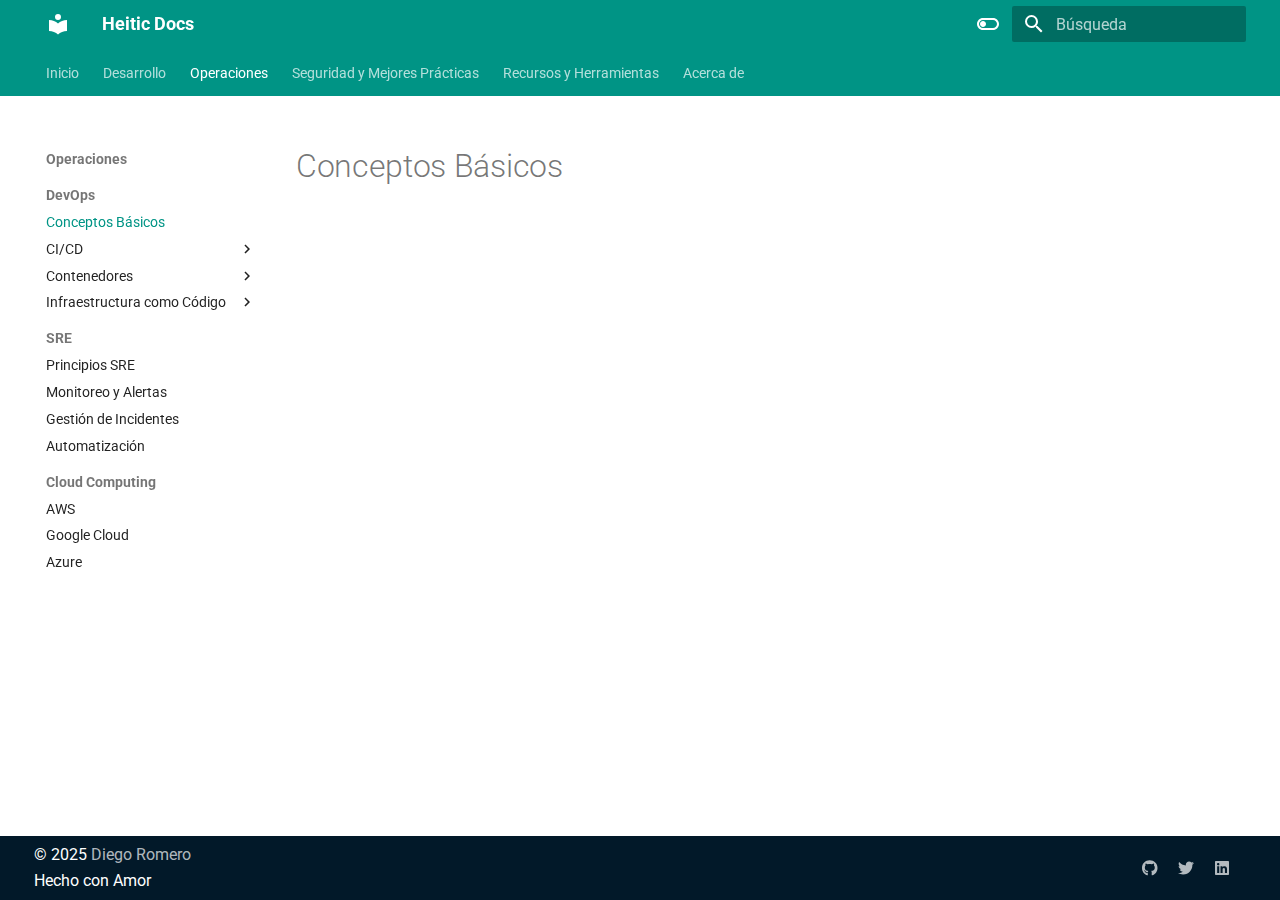
<file: devops/conceptos-basicos/index.html>
<!doctype html>
<html lang="es" class="no-js">
  <head>
    
      <meta charset="utf-8">
      <meta name="viewport" content="width=device-width,initial-scale=1">
      
      
      
      
        <link rel="prev" href="../../lenguajes/go/frameworks/">
      
      
        <link rel="next" href="../cicd/jenkins/">
      
      
      <link rel="icon" href="../../assets/images/favicon.png">
      <meta name="generator" content="mkdocs-1.6.1, mkdocs-material-9.5.47">
    
    
      
        <title>Conceptos Básicos - Heitic Docs</title>
      
    
    
      <link rel="stylesheet" href="../../assets/stylesheets/main.6f8fc17f.min.css">
      
        
        <link rel="stylesheet" href="../../assets/stylesheets/palette.06af60db.min.css">
      
      


    
    
      
    
    
      
        
        
        <link rel="preconnect" href="https://fonts.gstatic.com" crossorigin>
        <link rel="stylesheet" href="https://fonts.googleapis.com/css?family=Roboto:300,300i,400,400i,700,700i%7CRoboto+Mono:400,400i,700,700i&display=fallback">
        <style>:root{--md-text-font:"Roboto";--md-code-font:"Roboto Mono"}</style>
      
    
    
      <link rel="stylesheet" href="https://cdnjs.cloudflare.com/ajax/libs/font-awesome/6.4.0/css/all.min.css">
    
      <link rel="stylesheet" href="../../css/extra.css">
    
    <script>__md_scope=new URL("../..",location),__md_hash=e=>[...e].reduce(((e,_)=>(e<<5)-e+_.charCodeAt(0)),0),__md_get=(e,_=localStorage,t=__md_scope)=>JSON.parse(_.getItem(t.pathname+"."+e)),__md_set=(e,_,t=localStorage,a=__md_scope)=>{try{t.setItem(a.pathname+"."+e,JSON.stringify(_))}catch(e){}}</script>
    
      

    
    
    
  </head>
  
  
    
    
      
    
    
    
    
    <body dir="ltr" data-md-color-scheme="default" data-md-color-primary="teal" data-md-color-accent="purple">
  
    
    <input class="md-toggle" data-md-toggle="drawer" type="checkbox" id="__drawer" autocomplete="off">
    <input class="md-toggle" data-md-toggle="search" type="checkbox" id="__search" autocomplete="off">
    <label class="md-overlay" for="__drawer"></label>
    <div data-md-component="skip">
      
    </div>
    <div data-md-component="announce">
      
    </div>
    
    
      

<header class="md-header" data-md-component="header">
  <nav class="md-header__inner md-grid" aria-label="Cabecera">
    <a href="../.." title="Heitic Docs" class="md-header__button md-logo" aria-label="Heitic Docs" data-md-component="logo">
      
  
  <svg xmlns="http://www.w3.org/2000/svg" viewBox="0 0 24 24"><path d="M12 8a3 3 0 0 0 3-3 3 3 0 0 0-3-3 3 3 0 0 0-3 3 3 3 0 0 0 3 3m0 3.54C9.64 9.35 6.5 8 3 8v11c3.5 0 6.64 1.35 9 3.54 2.36-2.19 5.5-3.54 9-3.54V8c-3.5 0-6.64 1.35-9 3.54"/></svg>

    </a>
    <label class="md-header__button md-icon" for="__drawer">
      
      <svg xmlns="http://www.w3.org/2000/svg" viewBox="0 0 24 24"><path d="M3 6h18v2H3zm0 5h18v2H3zm0 5h18v2H3z"/></svg>
    </label>
    <div class="md-header__title" data-md-component="header-title">
      <div class="md-header__ellipsis">
        <div class="md-header__topic">
          <span class="md-ellipsis">
            Heitic Docs
          </span>
        </div>
        <div class="md-header__topic" data-md-component="header-topic">
          <span class="md-ellipsis">
            
              Conceptos Básicos
            
          </span>
        </div>
      </div>
    </div>
    
      
        <form class="md-header__option" data-md-component="palette">
  
    
    
    
    <input class="md-option" data-md-color-media="" data-md-color-scheme="default" data-md-color-primary="teal" data-md-color-accent="purple"  aria-label="Switch to dark mode"  type="radio" name="__palette" id="__palette_0">
    
      <label class="md-header__button md-icon" title="Switch to dark mode" for="__palette_1" hidden>
        <svg xmlns="http://www.w3.org/2000/svg" viewBox="0 0 24 24"><path d="M17 6H7c-3.31 0-6 2.69-6 6s2.69 6 6 6h10c3.31 0 6-2.69 6-6s-2.69-6-6-6m0 10H7c-2.21 0-4-1.79-4-4s1.79-4 4-4h10c2.21 0 4 1.79 4 4s-1.79 4-4 4M7 9c-1.66 0-3 1.34-3 3s1.34 3 3 3 3-1.34 3-3-1.34-3-3-3"/></svg>
      </label>
    
  
    
    
    
    <input class="md-option" data-md-color-media="" data-md-color-scheme="slate" data-md-color-primary="teal" data-md-color-accent="lime"  aria-label="Switch to light mode"  type="radio" name="__palette" id="__palette_1">
    
      <label class="md-header__button md-icon" title="Switch to light mode" for="__palette_0" hidden>
        <svg xmlns="http://www.w3.org/2000/svg" viewBox="0 0 24 24"><path d="M17 7H7a5 5 0 0 0-5 5 5 5 0 0 0 5 5h10a5 5 0 0 0 5-5 5 5 0 0 0-5-5m0 8a3 3 0 0 1-3-3 3 3 0 0 1 3-3 3 3 0 0 1 3 3 3 3 0 0 1-3 3"/></svg>
      </label>
    
  
</form>
      
    
    
      <script>var palette=__md_get("__palette");if(palette&&palette.color){if("(prefers-color-scheme)"===palette.color.media){var media=matchMedia("(prefers-color-scheme: light)"),input=document.querySelector(media.matches?"[data-md-color-media='(prefers-color-scheme: light)']":"[data-md-color-media='(prefers-color-scheme: dark)']");palette.color.media=input.getAttribute("data-md-color-media"),palette.color.scheme=input.getAttribute("data-md-color-scheme"),palette.color.primary=input.getAttribute("data-md-color-primary"),palette.color.accent=input.getAttribute("data-md-color-accent")}for(var[key,value]of Object.entries(palette.color))document.body.setAttribute("data-md-color-"+key,value)}</script>
    
    
    
      <label class="md-header__button md-icon" for="__search">
        
        <svg xmlns="http://www.w3.org/2000/svg" viewBox="0 0 24 24"><path d="M9.5 3A6.5 6.5 0 0 1 16 9.5c0 1.61-.59 3.09-1.56 4.23l.27.27h.79l5 5-1.5 1.5-5-5v-.79l-.27-.27A6.52 6.52 0 0 1 9.5 16 6.5 6.5 0 0 1 3 9.5 6.5 6.5 0 0 1 9.5 3m0 2C7 5 5 7 5 9.5S7 14 9.5 14 14 12 14 9.5 12 5 9.5 5"/></svg>
      </label>
      <div class="md-search" data-md-component="search" role="dialog">
  <label class="md-search__overlay" for="__search"></label>
  <div class="md-search__inner" role="search">
    <form class="md-search__form" name="search">
      <input type="text" class="md-search__input" name="query" aria-label="Búsqueda" placeholder="Búsqueda" autocapitalize="off" autocorrect="off" autocomplete="off" spellcheck="false" data-md-component="search-query" required>
      <label class="md-search__icon md-icon" for="__search">
        
        <svg xmlns="http://www.w3.org/2000/svg" viewBox="0 0 24 24"><path d="M9.5 3A6.5 6.5 0 0 1 16 9.5c0 1.61-.59 3.09-1.56 4.23l.27.27h.79l5 5-1.5 1.5-5-5v-.79l-.27-.27A6.52 6.52 0 0 1 9.5 16 6.5 6.5 0 0 1 3 9.5 6.5 6.5 0 0 1 9.5 3m0 2C7 5 5 7 5 9.5S7 14 9.5 14 14 12 14 9.5 12 5 9.5 5"/></svg>
        
        <svg xmlns="http://www.w3.org/2000/svg" viewBox="0 0 24 24"><path d="M20 11v2H8l5.5 5.5-1.42 1.42L4.16 12l7.92-7.92L13.5 5.5 8 11z"/></svg>
      </label>
      <nav class="md-search__options" aria-label="Buscar">
        
        <button type="reset" class="md-search__icon md-icon" title="Limpiar" aria-label="Limpiar" tabindex="-1">
          
          <svg xmlns="http://www.w3.org/2000/svg" viewBox="0 0 24 24"><path d="M19 6.41 17.59 5 12 10.59 6.41 5 5 6.41 10.59 12 5 17.59 6.41 19 12 13.41 17.59 19 19 17.59 13.41 12z"/></svg>
        </button>
      </nav>
      
        <div class="md-search__suggest" data-md-component="search-suggest"></div>
      
    </form>
    <div class="md-search__output">
      <div class="md-search__scrollwrap" tabindex="0" data-md-scrollfix>
        <div class="md-search-result" data-md-component="search-result">
          <div class="md-search-result__meta">
            Inicializando búsqueda
          </div>
          <ol class="md-search-result__list" role="presentation"></ol>
        </div>
      </div>
    </div>
  </div>
</div>
    
    
  </nav>
  
</header>
    
    <div class="md-container" data-md-component="container">
      
      
        
          
            
<nav class="md-tabs" aria-label="Pestañas" data-md-component="tabs">
  <div class="md-grid">
    <ul class="md-tabs__list">
      
        
  
  
  
    <li class="md-tabs__item">
      <a href="../.." class="md-tabs__link">
        
  
    
  
  Inicio

      </a>
    </li>
  

      
        
  
  
  
    
    
      
  
  
  
    
    
      
  
  
  
    
    
      <li class="md-tabs__item">
        <a href="../../lenguajes/python/introduccion/" class="md-tabs__link">
          
  
  Desarrollo

        </a>
      </li>
    
  

    
  

    
  

      
        
  
  
    
  
  
    
    
      
  
  
    
  
  
    
    
      <li class="md-tabs__item md-tabs__item--active">
        <a href="./" class="md-tabs__link">
          
  
  Operaciones

        </a>
      </li>
    
  

    
  

      
        
  
  
  
    
    
      
  
  
  
    
    
      <li class="md-tabs__item">
        <a href="../../seguridad/principios-basicos/" class="md-tabs__link">
          
  
  Seguridad y Mejores Prácticas

        </a>
      </li>
    
  

    
  

      
        
  
  
  
    
    
      
  
  
  
    
    
      <li class="md-tabs__item">
        <a href="../../herramientas/git/" class="md-tabs__link">
          
  
  Recursos y Herramientas

        </a>
      </li>
    
  

    
  

      
        
  
  
  
    <li class="md-tabs__item">
      <a href="../../about/" class="md-tabs__link">
        
  
    
  
  Acerca de

      </a>
    </li>
  

      
    </ul>
  </div>
</nav>
          
        
      
      <main class="md-main" data-md-component="main">
        <div class="md-main__inner md-grid">
          
            
              
              <div class="md-sidebar md-sidebar--primary" data-md-component="sidebar" data-md-type="navigation" >
                <div class="md-sidebar__scrollwrap">
                  <div class="md-sidebar__inner">
                    


  


  

<nav class="md-nav md-nav--primary md-nav--lifted md-nav--integrated" aria-label="Navegación" data-md-level="0">
  <label class="md-nav__title" for="__drawer">
    <a href="../.." title="Heitic Docs" class="md-nav__button md-logo" aria-label="Heitic Docs" data-md-component="logo">
      
  
  <svg xmlns="http://www.w3.org/2000/svg" viewBox="0 0 24 24"><path d="M12 8a3 3 0 0 0 3-3 3 3 0 0 0-3-3 3 3 0 0 0-3 3 3 3 0 0 0 3 3m0 3.54C9.64 9.35 6.5 8 3 8v11c3.5 0 6.64 1.35 9 3.54 2.36-2.19 5.5-3.54 9-3.54V8c-3.5 0-6.64 1.35-9 3.54"/></svg>

    </a>
    Heitic Docs
  </label>
  
  <ul class="md-nav__list" data-md-scrollfix>
    
      
      
  
  
  
  
    <li class="md-nav__item">
      <a href="../.." class="md-nav__link">
        
  
  <span class="md-ellipsis">
    Inicio
  </span>
  

      </a>
    </li>
  

    
      
      
  
  
  
  
    
    
    
      
      
        
      
    
    
    <li class="md-nav__item md-nav__item--nested">
      
        
        
        <input class="md-nav__toggle md-toggle " type="checkbox" id="__nav_2" >
        
          
          <label class="md-nav__link" for="__nav_2" id="__nav_2_label" tabindex="0">
            
  
  <span class="md-ellipsis">
    Desarrollo
  </span>
  

            <span class="md-nav__icon md-icon"></span>
          </label>
        
        <nav class="md-nav" data-md-level="1" aria-labelledby="__nav_2_label" aria-expanded="false">
          <label class="md-nav__title" for="__nav_2">
            <span class="md-nav__icon md-icon"></span>
            Desarrollo
          </label>
          <ul class="md-nav__list" data-md-scrollfix>
            
              
                
  
  
  
  
    
    
    
      
      
        
      
    
    
    <li class="md-nav__item md-nav__item--nested">
      
        
        
        <input class="md-nav__toggle md-toggle " type="checkbox" id="__nav_2_1" >
        
          
          <label class="md-nav__link" for="__nav_2_1" id="__nav_2_1_label" tabindex="0">
            
  
  <span class="md-ellipsis">
    Lenguajes
  </span>
  

            <span class="md-nav__icon md-icon"></span>
          </label>
        
        <nav class="md-nav" data-md-level="2" aria-labelledby="__nav_2_1_label" aria-expanded="false">
          <label class="md-nav__title" for="__nav_2_1">
            <span class="md-nav__icon md-icon"></span>
            Lenguajes
          </label>
          <ul class="md-nav__list" data-md-scrollfix>
            
              
                
  
  
  
  
    
    
    
      
      
        
      
    
    
    <li class="md-nav__item md-nav__item--nested">
      
        
        
        <input class="md-nav__toggle md-toggle " type="checkbox" id="__nav_2_1_1" >
        
          
          <label class="md-nav__link" for="__nav_2_1_1" id="__nav_2_1_1_label" tabindex="0">
            
  
  <span class="md-ellipsis">
    Python
  </span>
  

            <span class="md-nav__icon md-icon"></span>
          </label>
        
        <nav class="md-nav" data-md-level="3" aria-labelledby="__nav_2_1_1_label" aria-expanded="false">
          <label class="md-nav__title" for="__nav_2_1_1">
            <span class="md-nav__icon md-icon"></span>
            Python
          </label>
          <ul class="md-nav__list" data-md-scrollfix>
            
              
                
  
  
  
  
    <li class="md-nav__item">
      <a href="../../lenguajes/python/introduccion/" class="md-nav__link">
        
  
  <span class="md-ellipsis">
    Introducción
  </span>
  

      </a>
    </li>
  

              
            
              
                
  
  
  
  
    <li class="md-nav__item">
      <a href="../../lenguajes/python/conceptos-basicos.md" class="md-nav__link">
        
  
  <span class="md-ellipsis">
    Conceptos Básicos
  </span>
  

      </a>
    </li>
  

              
            
              
                
  
  
  
  
    <li class="md-nav__item">
      <a href="../../lenguajes/python/programacion-avanzada.md" class="md-nav__link">
        
  
  <span class="md-ellipsis">
    Programación Avanzada
  </span>
  

      </a>
    </li>
  

              
            
              
                
  
  
  
  
    <li class="md-nav__item">
      <a href="../../lenguajes/python/bibliotecas-frameworks.md" class="md-nav__link">
        
  
  <span class="md-ellipsis">
    Bibliotecas y Frameworks
  </span>
  

      </a>
    </li>
  

              
            
              
                
  
  
  
  
    <li class="md-nav__item">
      <a href="../../lenguajes/python/mejores-practicas.md" class="md-nav__link">
        
  
  <span class="md-ellipsis">
    Mejores Prácticas
  </span>
  

      </a>
    </li>
  

              
            
          </ul>
        </nav>
      
    </li>
  

              
            
              
                
  
  
  
  
    
    
    
      
      
        
      
    
    
    <li class="md-nav__item md-nav__item--nested">
      
        
        
        <input class="md-nav__toggle md-toggle " type="checkbox" id="__nav_2_1_2" >
        
          
          <label class="md-nav__link" for="__nav_2_1_2" id="__nav_2_1_2_label" tabindex="0">
            
  
  <span class="md-ellipsis">
    JavaScript
  </span>
  

            <span class="md-nav__icon md-icon"></span>
          </label>
        
        <nav class="md-nav" data-md-level="3" aria-labelledby="__nav_2_1_2_label" aria-expanded="false">
          <label class="md-nav__title" for="__nav_2_1_2">
            <span class="md-nav__icon md-icon"></span>
            JavaScript
          </label>
          <ul class="md-nav__list" data-md-scrollfix>
            
              
                
  
  
  
  
    <li class="md-nav__item">
      <a href="../../lenguajes/javascript/fundamentos.md" class="md-nav__link">
        
  
  <span class="md-ellipsis">
    Fundamentos
  </span>
  

      </a>
    </li>
  

              
            
              
                
  
  
  
  
    <li class="md-nav__item">
      <a href="../../lenguajes/javascript/es6-plus.md" class="md-nav__link">
        
  
  <span class="md-ellipsis">
    ES6+
  </span>
  

      </a>
    </li>
  

              
            
              
                
  
  
  
  
    <li class="md-nav__item">
      <a href="../../lenguajes/javascript/nodejs.md" class="md-nav__link">
        
  
  <span class="md-ellipsis">
    Node.js
  </span>
  

      </a>
    </li>
  

              
            
              
                
  
  
  
  
    <li class="md-nav__item">
      <a href="../../lenguajes/javascript/frameworks-frontend.md" class="md-nav__link">
        
  
  <span class="md-ellipsis">
    Frameworks Frontend
  </span>
  

      </a>
    </li>
  

              
            
          </ul>
        </nav>
      
    </li>
  

              
            
              
                
  
  
  
  
    
    
    
      
      
        
      
    
    
    <li class="md-nav__item md-nav__item--nested">
      
        
        
        <input class="md-nav__toggle md-toggle " type="checkbox" id="__nav_2_1_3" >
        
          
          <label class="md-nav__link" for="__nav_2_1_3" id="__nav_2_1_3_label" tabindex="0">
            
  
  <span class="md-ellipsis">
    Go
  </span>
  

            <span class="md-nav__icon md-icon"></span>
          </label>
        
        <nav class="md-nav" data-md-level="3" aria-labelledby="__nav_2_1_3_label" aria-expanded="false">
          <label class="md-nav__title" for="__nav_2_1_3">
            <span class="md-nav__icon md-icon"></span>
            Go
          </label>
          <ul class="md-nav__list" data-md-scrollfix>
            
              
                
  
  
  
  
    <li class="md-nav__item">
      <a href="../../lenguajes/go/instalacion/" class="md-nav__link">
        
  
  <span class="md-ellipsis">
    Instalacion
  </span>
  

      </a>
    </li>
  

              
            
              
                
  
  
  
  
    <li class="md-nav__item">
      <a href="../../lenguajes/go/frameworks/" class="md-nav__link">
        
  
  <span class="md-ellipsis">
    Frameworks
  </span>
  

      </a>
    </li>
  

              
            
              
                
  
  
  
  
    <li class="md-nav__item">
      <a href="../../lenguajes/go/sintaxis-basica.md" class="md-nav__link">
        
  
  <span class="md-ellipsis">
    Sintaxis Básica
  </span>
  

      </a>
    </li>
  

              
            
              
                
  
  
  
  
    <li class="md-nav__item">
      <a href="../../lenguajes/go/concurrencia.md" class="md-nav__link">
        
  
  <span class="md-ellipsis">
    Concurrencia
  </span>
  

      </a>
    </li>
  

              
            
              
                
  
  
  
  
    <li class="md-nav__item">
      <a href="../../lenguajes/go/manejo-errores.md" class="md-nav__link">
        
  
  <span class="md-ellipsis">
    Manejo de Errores
  </span>
  

      </a>
    </li>
  

              
            
          </ul>
        </nav>
      
    </li>
  

              
            
              
                
  
  
  
  
    
    
    
      
      
        
      
    
    
    <li class="md-nav__item md-nav__item--nested">
      
        
        
        <input class="md-nav__toggle md-toggle " type="checkbox" id="__nav_2_1_4" >
        
          
          <label class="md-nav__link" for="__nav_2_1_4" id="__nav_2_1_4_label" tabindex="0">
            
  
  <span class="md-ellipsis">
    Kotlin
  </span>
  

            <span class="md-nav__icon md-icon"></span>
          </label>
        
        <nav class="md-nav" data-md-level="3" aria-labelledby="__nav_2_1_4_label" aria-expanded="false">
          <label class="md-nav__title" for="__nav_2_1_4">
            <span class="md-nav__icon md-icon"></span>
            Kotlin
          </label>
          <ul class="md-nav__list" data-md-scrollfix>
            
              
                
  
  
  
  
    <li class="md-nav__item">
      <a href="../../lenguajes/kotlin/fundamentos.md" class="md-nav__link">
        
  
  <span class="md-ellipsis">
    Fundamentos
  </span>
  

      </a>
    </li>
  

              
            
              
                
  
  
  
  
    <li class="md-nav__item">
      <a href="../../lenguajes/kotlin/android.md" class="md-nav__link">
        
  
  <span class="md-ellipsis">
    Programación Android
  </span>
  

      </a>
    </li>
  

              
            
              
                
  
  
  
  
    <li class="md-nav__item">
      <a href="../../lenguajes/kotlin/coroutines.md" class="md-nav__link">
        
  
  <span class="md-ellipsis">
    Coroutines
  </span>
  

      </a>
    </li>
  

              
            
          </ul>
        </nav>
      
    </li>
  

              
            
          </ul>
        </nav>
      
    </li>
  

              
            
              
                
  
  
  
  
    
    
    
      
      
        
      
    
    
    <li class="md-nav__item md-nav__item--nested">
      
        
        
        <input class="md-nav__toggle md-toggle " type="checkbox" id="__nav_2_2" >
        
          
          <label class="md-nav__link" for="__nav_2_2" id="__nav_2_2_label" tabindex="0">
            
  
  <span class="md-ellipsis">
    Bases de Datos
  </span>
  

            <span class="md-nav__icon md-icon"></span>
          </label>
        
        <nav class="md-nav" data-md-level="2" aria-labelledby="__nav_2_2_label" aria-expanded="false">
          <label class="md-nav__title" for="__nav_2_2">
            <span class="md-nav__icon md-icon"></span>
            Bases de Datos
          </label>
          <ul class="md-nav__list" data-md-scrollfix>
            
              
                
  
  
  
  
    
    
    
      
      
        
      
    
    
    <li class="md-nav__item md-nav__item--nested">
      
        
        
        <input class="md-nav__toggle md-toggle " type="checkbox" id="__nav_2_2_1" >
        
          
          <label class="md-nav__link" for="__nav_2_2_1" id="__nav_2_2_1_label" tabindex="0">
            
  
  <span class="md-ellipsis">
    SQL
  </span>
  

            <span class="md-nav__icon md-icon"></span>
          </label>
        
        <nav class="md-nav" data-md-level="3" aria-labelledby="__nav_2_2_1_label" aria-expanded="false">
          <label class="md-nav__title" for="__nav_2_2_1">
            <span class="md-nav__icon md-icon"></span>
            SQL
          </label>
          <ul class="md-nav__list" data-md-scrollfix>
            
              
                
  
  
  
  
    <li class="md-nav__item">
      <a href="../../bases-datos/sql/mysql.md" class="md-nav__link">
        
  
  <span class="md-ellipsis">
    MySQL
  </span>
  

      </a>
    </li>
  

              
            
              
                
  
  
  
  
    <li class="md-nav__item">
      <a href="../../bases-datos/sql/postgresql.md" class="md-nav__link">
        
  
  <span class="md-ellipsis">
    PostgreSQL
  </span>
  

      </a>
    </li>
  

              
            
          </ul>
        </nav>
      
    </li>
  

              
            
              
                
  
  
  
  
    
    
    
      
      
        
      
    
    
    <li class="md-nav__item md-nav__item--nested">
      
        
        
        <input class="md-nav__toggle md-toggle " type="checkbox" id="__nav_2_2_2" >
        
          
          <label class="md-nav__link" for="__nav_2_2_2" id="__nav_2_2_2_label" tabindex="0">
            
  
  <span class="md-ellipsis">
    NoSQL
  </span>
  

            <span class="md-nav__icon md-icon"></span>
          </label>
        
        <nav class="md-nav" data-md-level="3" aria-labelledby="__nav_2_2_2_label" aria-expanded="false">
          <label class="md-nav__title" for="__nav_2_2_2">
            <span class="md-nav__icon md-icon"></span>
            NoSQL
          </label>
          <ul class="md-nav__list" data-md-scrollfix>
            
              
                
  
  
  
  
    <li class="md-nav__item">
      <a href="../../bases-datos/nosql/mongodb.md" class="md-nav__link">
        
  
  <span class="md-ellipsis">
    MongoDB
  </span>
  

      </a>
    </li>
  

              
            
              
                
  
  
  
  
    <li class="md-nav__item">
      <a href="../../bases-datos/nosql/redis.md" class="md-nav__link">
        
  
  <span class="md-ellipsis">
    Redis
  </span>
  

      </a>
    </li>
  

              
            
          </ul>
        </nav>
      
    </li>
  

              
            
          </ul>
        </nav>
      
    </li>
  

              
            
          </ul>
        </nav>
      
    </li>
  

    
      
      
  
  
    
  
  
  
    
    
    
      
        
        
      
      
        
      
    
    
    <li class="md-nav__item md-nav__item--active md-nav__item--section md-nav__item--nested">
      
        
        
        <input class="md-nav__toggle md-toggle " type="checkbox" id="__nav_3" checked>
        
          
          <label class="md-nav__link" for="__nav_3" id="__nav_3_label" tabindex="">
            
  
  <span class="md-ellipsis">
    Operaciones
  </span>
  

            <span class="md-nav__icon md-icon"></span>
          </label>
        
        <nav class="md-nav" data-md-level="1" aria-labelledby="__nav_3_label" aria-expanded="true">
          <label class="md-nav__title" for="__nav_3">
            <span class="md-nav__icon md-icon"></span>
            Operaciones
          </label>
          <ul class="md-nav__list" data-md-scrollfix>
            
              
                
  
  
    
  
  
  
    
    
    
      
      
        
          
          
        
      
    
    
    <li class="md-nav__item md-nav__item--active md-nav__item--section md-nav__item--nested">
      
        
        
        <input class="md-nav__toggle md-toggle " type="checkbox" id="__nav_3_1" checked>
        
          
          <label class="md-nav__link" for="__nav_3_1" id="__nav_3_1_label" tabindex="">
            
  
  <span class="md-ellipsis">
    DevOps
  </span>
  

            <span class="md-nav__icon md-icon"></span>
          </label>
        
        <nav class="md-nav" data-md-level="2" aria-labelledby="__nav_3_1_label" aria-expanded="true">
          <label class="md-nav__title" for="__nav_3_1">
            <span class="md-nav__icon md-icon"></span>
            DevOps
          </label>
          <ul class="md-nav__list" data-md-scrollfix>
            
              
                
  
  
    
  
  
  
    <li class="md-nav__item md-nav__item--active">
      
      <input class="md-nav__toggle md-toggle" type="checkbox" id="__toc">
      
      
      
      <a href="./" class="md-nav__link md-nav__link--active">
        
  
  <span class="md-ellipsis">
    Conceptos Básicos
  </span>
  

      </a>
      
    </li>
  

              
            
              
                
  
  
  
  
    
    
    
      
      
        
      
    
    
    <li class="md-nav__item md-nav__item--nested">
      
        
        
        <input class="md-nav__toggle md-toggle " type="checkbox" id="__nav_3_1_2" >
        
          
          <label class="md-nav__link" for="__nav_3_1_2" id="__nav_3_1_2_label" tabindex="0">
            
  
  <span class="md-ellipsis">
    CI/CD
  </span>
  

            <span class="md-nav__icon md-icon"></span>
          </label>
        
        <nav class="md-nav" data-md-level="3" aria-labelledby="__nav_3_1_2_label" aria-expanded="false">
          <label class="md-nav__title" for="__nav_3_1_2">
            <span class="md-nav__icon md-icon"></span>
            CI/CD
          </label>
          <ul class="md-nav__list" data-md-scrollfix>
            
              
                
  
  
  
  
    <li class="md-nav__item">
      <a href="../cicd/jenkins/" class="md-nav__link">
        
  
  <span class="md-ellipsis">
    Jenkins
  </span>
  

      </a>
    </li>
  

              
            
              
                
  
  
  
  
    <li class="md-nav__item">
      <a href="../cicd/gitlab-ci.md" class="md-nav__link">
        
  
  <span class="md-ellipsis">
    GitLab CI
  </span>
  

      </a>
    </li>
  

              
            
              
                
  
  
  
  
    <li class="md-nav__item">
      <a href="../cicd/github-actions.md" class="md-nav__link">
        
  
  <span class="md-ellipsis">
    GitHub Actions
  </span>
  

      </a>
    </li>
  

              
            
          </ul>
        </nav>
      
    </li>
  

              
            
              
                
  
  
  
  
    
    
    
      
      
        
      
    
    
    <li class="md-nav__item md-nav__item--nested">
      
        
        
        <input class="md-nav__toggle md-toggle " type="checkbox" id="__nav_3_1_3" >
        
          
          <label class="md-nav__link" for="__nav_3_1_3" id="__nav_3_1_3_label" tabindex="0">
            
  
  <span class="md-ellipsis">
    Contenedores
  </span>
  

            <span class="md-nav__icon md-icon"></span>
          </label>
        
        <nav class="md-nav" data-md-level="3" aria-labelledby="__nav_3_1_3_label" aria-expanded="false">
          <label class="md-nav__title" for="__nav_3_1_3">
            <span class="md-nav__icon md-icon"></span>
            Contenedores
          </label>
          <ul class="md-nav__list" data-md-scrollfix>
            
              
                
  
  
  
  
    
    
    
      
      
        
      
    
    
    <li class="md-nav__item md-nav__item--nested">
      
        
        
        <input class="md-nav__toggle md-toggle " type="checkbox" id="__nav_3_1_3_1" >
        
          
          <label class="md-nav__link" for="__nav_3_1_3_1" id="__nav_3_1_3_1_label" tabindex="0">
            
  
  <span class="md-ellipsis">
    Docker
  </span>
  

            <span class="md-nav__icon md-icon"></span>
          </label>
        
        <nav class="md-nav" data-md-level="4" aria-labelledby="__nav_3_1_3_1_label" aria-expanded="false">
          <label class="md-nav__title" for="__nav_3_1_3_1">
            <span class="md-nav__icon md-icon"></span>
            Docker
          </label>
          <ul class="md-nav__list" data-md-scrollfix>
            
              
                
  
  
  
  
    <li class="md-nav__item">
      <a href="../contenedores/docker-install/" class="md-nav__link">
        
  
  <span class="md-ellipsis">
    Instalacion
  </span>
  

      </a>
    </li>
  

              
            
              
                
  
  
  
  
    <li class="md-nav__item">
      <a href="../contenedores/docker/" class="md-nav__link">
        
  
  <span class="md-ellipsis">
    Configuración
  </span>
  

      </a>
    </li>
  

              
            
          </ul>
        </nav>
      
    </li>
  

              
            
              
                
  
  
  
  
    <li class="md-nav__item">
      <a href="../contenedores/kubernetes.md" class="md-nav__link">
        
  
  <span class="md-ellipsis">
    Kubernetes
  </span>
  

      </a>
    </li>
  

              
            
          </ul>
        </nav>
      
    </li>
  

              
            
              
                
  
  
  
  
    
    
    
      
      
        
      
    
    
    <li class="md-nav__item md-nav__item--nested">
      
        
        
        <input class="md-nav__toggle md-toggle " type="checkbox" id="__nav_3_1_4" >
        
          
          <label class="md-nav__link" for="__nav_3_1_4" id="__nav_3_1_4_label" tabindex="0">
            
  
  <span class="md-ellipsis">
    Infraestructura como Código
  </span>
  

            <span class="md-nav__icon md-icon"></span>
          </label>
        
        <nav class="md-nav" data-md-level="3" aria-labelledby="__nav_3_1_4_label" aria-expanded="false">
          <label class="md-nav__title" for="__nav_3_1_4">
            <span class="md-nav__icon md-icon"></span>
            Infraestructura como Código
          </label>
          <ul class="md-nav__list" data-md-scrollfix>
            
              
                
  
  
  
  
    <li class="md-nav__item">
      <a href="../iac/terraform.md" class="md-nav__link">
        
  
  <span class="md-ellipsis">
    Terraform
  </span>
  

      </a>
    </li>
  

              
            
              
                
  
  
  
  
    <li class="md-nav__item">
      <a href="../iac/ansible.md" class="md-nav__link">
        
  
  <span class="md-ellipsis">
    Ansible
  </span>
  

      </a>
    </li>
  

              
            
          </ul>
        </nav>
      
    </li>
  

              
            
          </ul>
        </nav>
      
    </li>
  

              
            
              
                
  
  
  
  
    
    
    
      
      
        
          
          
        
      
    
    
    <li class="md-nav__item md-nav__item--section md-nav__item--nested">
      
        
        
        <input class="md-nav__toggle md-toggle " type="checkbox" id="__nav_3_2" >
        
          
          <label class="md-nav__link" for="__nav_3_2" id="__nav_3_2_label" tabindex="">
            
  
  <span class="md-ellipsis">
    SRE
  </span>
  

            <span class="md-nav__icon md-icon"></span>
          </label>
        
        <nav class="md-nav" data-md-level="2" aria-labelledby="__nav_3_2_label" aria-expanded="false">
          <label class="md-nav__title" for="__nav_3_2">
            <span class="md-nav__icon md-icon"></span>
            SRE
          </label>
          <ul class="md-nav__list" data-md-scrollfix>
            
              
                
  
  
  
  
    <li class="md-nav__item">
      <a href="../../sre/principios.md" class="md-nav__link">
        
  
  <span class="md-ellipsis">
    Principios SRE
  </span>
  

      </a>
    </li>
  

              
            
              
                
  
  
  
  
    <li class="md-nav__item">
      <a href="../../sre/monitoreo-alertas.md" class="md-nav__link">
        
  
  <span class="md-ellipsis">
    Monitoreo y Alertas
  </span>
  

      </a>
    </li>
  

              
            
              
                
  
  
  
  
    <li class="md-nav__item">
      <a href="../../sre/gestion-incidentes.md" class="md-nav__link">
        
  
  <span class="md-ellipsis">
    Gestión de Incidentes
  </span>
  

      </a>
    </li>
  

              
            
              
                
  
  
  
  
    <li class="md-nav__item">
      <a href="../../sre/automatizacion.md" class="md-nav__link">
        
  
  <span class="md-ellipsis">
    Automatización
  </span>
  

      </a>
    </li>
  

              
            
          </ul>
        </nav>
      
    </li>
  

              
            
              
                
  
  
  
  
    
    
    
      
      
        
          
          
        
      
    
    
    <li class="md-nav__item md-nav__item--section md-nav__item--nested">
      
        
        
        <input class="md-nav__toggle md-toggle " type="checkbox" id="__nav_3_3" >
        
          
          <label class="md-nav__link" for="__nav_3_3" id="__nav_3_3_label" tabindex="">
            
  
  <span class="md-ellipsis">
    Cloud Computing
  </span>
  

            <span class="md-nav__icon md-icon"></span>
          </label>
        
        <nav class="md-nav" data-md-level="2" aria-labelledby="__nav_3_3_label" aria-expanded="false">
          <label class="md-nav__title" for="__nav_3_3">
            <span class="md-nav__icon md-icon"></span>
            Cloud Computing
          </label>
          <ul class="md-nav__list" data-md-scrollfix>
            
              
                
  
  
  
  
    <li class="md-nav__item">
      <a href="../../cloud/aws.md" class="md-nav__link">
        
  
  <span class="md-ellipsis">
    AWS
  </span>
  

      </a>
    </li>
  

              
            
              
                
  
  
  
  
    <li class="md-nav__item">
      <a href="../../cloud/gcp.md" class="md-nav__link">
        
  
  <span class="md-ellipsis">
    Google Cloud
  </span>
  

      </a>
    </li>
  

              
            
              
                
  
  
  
  
    <li class="md-nav__item">
      <a href="../../cloud/azure.md" class="md-nav__link">
        
  
  <span class="md-ellipsis">
    Azure
  </span>
  

      </a>
    </li>
  

              
            
          </ul>
        </nav>
      
    </li>
  

              
            
          </ul>
        </nav>
      
    </li>
  

    
      
      
  
  
  
  
    
    
    
      
      
        
      
    
    
    <li class="md-nav__item md-nav__item--nested">
      
        
        
        <input class="md-nav__toggle md-toggle " type="checkbox" id="__nav_4" >
        
          
          <label class="md-nav__link" for="__nav_4" id="__nav_4_label" tabindex="0">
            
  
  <span class="md-ellipsis">
    Seguridad y Mejores Prácticas
  </span>
  

            <span class="md-nav__icon md-icon"></span>
          </label>
        
        <nav class="md-nav" data-md-level="1" aria-labelledby="__nav_4_label" aria-expanded="false">
          <label class="md-nav__title" for="__nav_4">
            <span class="md-nav__icon md-icon"></span>
            Seguridad y Mejores Prácticas
          </label>
          <ul class="md-nav__list" data-md-scrollfix>
            
              
                
  
  
  
  
    
    
    
      
      
        
      
    
    
    <li class="md-nav__item md-nav__item--nested">
      
        
        
        <input class="md-nav__toggle md-toggle " type="checkbox" id="__nav_4_1" >
        
          
          <label class="md-nav__link" for="__nav_4_1" id="__nav_4_1_label" tabindex="0">
            
  
  <span class="md-ellipsis">
    Seguridad
  </span>
  

            <span class="md-nav__icon md-icon"></span>
          </label>
        
        <nav class="md-nav" data-md-level="2" aria-labelledby="__nav_4_1_label" aria-expanded="false">
          <label class="md-nav__title" for="__nav_4_1">
            <span class="md-nav__icon md-icon"></span>
            Seguridad
          </label>
          <ul class="md-nav__list" data-md-scrollfix>
            
              
                
  
  
  
  
    <li class="md-nav__item">
      <a href="../../seguridad/principios-basicos/" class="md-nav__link">
        
  
  <span class="md-ellipsis">
    Principios Básicos
  </span>
  

      </a>
    </li>
  

              
            
              
                
  
  
  
  
    <li class="md-nav__item">
      <a href="../../seguridad/owasp-top-10.md" class="md-nav__link">
        
  
  <span class="md-ellipsis">
    OWASP Top 10
  </span>
  

      </a>
    </li>
  

              
            
              
                
  
  
  
  
    <li class="md-nav__item">
      <a href="../../seguridad/seguridad-nube.md" class="md-nav__link">
        
  
  <span class="md-ellipsis">
    Seguridad en la Nube
  </span>
  

      </a>
    </li>
  

              
            
          </ul>
        </nav>
      
    </li>
  

              
            
              
                
  
  
  
  
    
    
    
      
      
        
      
    
    
    <li class="md-nav__item md-nav__item--nested">
      
        
        
        <input class="md-nav__toggle md-toggle " type="checkbox" id="__nav_4_2" >
        
          
          <label class="md-nav__link" for="__nav_4_2" id="__nav_4_2_label" tabindex="0">
            
  
  <span class="md-ellipsis">
    Metodologías
  </span>
  

            <span class="md-nav__icon md-icon"></span>
          </label>
        
        <nav class="md-nav" data-md-level="2" aria-labelledby="__nav_4_2_label" aria-expanded="false">
          <label class="md-nav__title" for="__nav_4_2">
            <span class="md-nav__icon md-icon"></span>
            Metodologías
          </label>
          <ul class="md-nav__list" data-md-scrollfix>
            
              
                
  
  
  
  
    <li class="md-nav__item">
      <a href="../../metodologias/agile.md" class="md-nav__link">
        
  
  <span class="md-ellipsis">
    Agile
  </span>
  

      </a>
    </li>
  

              
            
              
                
  
  
  
  
    <li class="md-nav__item">
      <a href="../../metodologias/scrum.md" class="md-nav__link">
        
  
  <span class="md-ellipsis">
    Scrum
  </span>
  

      </a>
    </li>
  

              
            
              
                
  
  
  
  
    <li class="md-nav__item">
      <a href="../../metodologias/clean-code.md" class="md-nav__link">
        
  
  <span class="md-ellipsis">
    Clean Code
  </span>
  

      </a>
    </li>
  

              
            
              
                
  
  
  
  
    <li class="md-nav__item">
      <a href="../../metodologias/patrones-diseno.md" class="md-nav__link">
        
  
  <span class="md-ellipsis">
    Patrones de Diseño
  </span>
  

      </a>
    </li>
  

              
            
          </ul>
        </nav>
      
    </li>
  

              
            
          </ul>
        </nav>
      
    </li>
  

    
      
      
  
  
  
  
    
    
    
      
      
        
      
    
    
    <li class="md-nav__item md-nav__item--nested">
      
        
        
        <input class="md-nav__toggle md-toggle " type="checkbox" id="__nav_5" >
        
          
          <label class="md-nav__link" for="__nav_5" id="__nav_5_label" tabindex="0">
            
  
  <span class="md-ellipsis">
    Recursos y Herramientas
  </span>
  

            <span class="md-nav__icon md-icon"></span>
          </label>
        
        <nav class="md-nav" data-md-level="1" aria-labelledby="__nav_5_label" aria-expanded="false">
          <label class="md-nav__title" for="__nav_5">
            <span class="md-nav__icon md-icon"></span>
            Recursos y Herramientas
          </label>
          <ul class="md-nav__list" data-md-scrollfix>
            
              
                
  
  
  
  
    
    
    
      
      
        
      
    
    
    <li class="md-nav__item md-nav__item--nested">
      
        
        
        <input class="md-nav__toggle md-toggle " type="checkbox" id="__nav_5_1" >
        
          
          <label class="md-nav__link" for="__nav_5_1" id="__nav_5_1_label" tabindex="0">
            
  
  <span class="md-ellipsis">
    Herramientas
  </span>
  

            <span class="md-nav__icon md-icon"></span>
          </label>
        
        <nav class="md-nav" data-md-level="2" aria-labelledby="__nav_5_1_label" aria-expanded="false">
          <label class="md-nav__title" for="__nav_5_1">
            <span class="md-nav__icon md-icon"></span>
            Herramientas
          </label>
          <ul class="md-nav__list" data-md-scrollfix>
            
              
                
  
  
  
  
    <li class="md-nav__item">
      <a href="../../herramientas/git/" class="md-nav__link">
        
  
  <span class="md-ellipsis">
    Control de Versiones
  </span>
  

      </a>
    </li>
  

              
            
              
                
  
  
  
  
    <li class="md-nav__item">
      <a href="../../herramientas/editores-ides.md" class="md-nav__link">
        
  
  <span class="md-ellipsis">
    Editores y IDEs
  </span>
  

      </a>
    </li>
  

              
            
              
                
  
  
  
  
    <li class="md-nav__item">
      <a href="../../herramientas/productividad.md" class="md-nav__link">
        
  
  <span class="md-ellipsis">
    Herramientas de Productividad
  </span>
  

      </a>
    </li>
  

              
            
          </ul>
        </nav>
      
    </li>
  

              
            
              
                
  
  
  
  
    
    
    
      
      
        
      
    
    
    <li class="md-nav__item md-nav__item--nested">
      
        
        
        <input class="md-nav__toggle md-toggle " type="checkbox" id="__nav_5_2" >
        
          
          <label class="md-nav__link" for="__nav_5_2" id="__nav_5_2_label" tabindex="0">
            
  
  <span class="md-ellipsis">
    Recursos
  </span>
  

            <span class="md-nav__icon md-icon"></span>
          </label>
        
        <nav class="md-nav" data-md-level="2" aria-labelledby="__nav_5_2_label" aria-expanded="false">
          <label class="md-nav__title" for="__nav_5_2">
            <span class="md-nav__icon md-icon"></span>
            Recursos
          </label>
          <ul class="md-nav__list" data-md-scrollfix>
            
              
                
  
  
  
  
    <li class="md-nav__item">
      <a href="../../recursos/libros.md" class="md-nav__link">
        
  
  <span class="md-ellipsis">
    Libros Recomendados
  </span>
  

      </a>
    </li>
  

              
            
              
                
  
  
  
  
    <li class="md-nav__item">
      <a href="../../recursos/cursos-online.md" class="md-nav__link">
        
  
  <span class="md-ellipsis">
    Cursos Online
  </span>
  

      </a>
    </li>
  

              
            
              
                
  
  
  
  
    <li class="md-nav__item">
      <a href="../../recursos/comunidades-foros.md" class="md-nav__link">
        
  
  <span class="md-ellipsis">
    Comunidades y Foros
  </span>
  

      </a>
    </li>
  

              
            
          </ul>
        </nav>
      
    </li>
  

              
            
          </ul>
        </nav>
      
    </li>
  

    
      
      
  
  
  
  
    <li class="md-nav__item">
      <a href="../../about/" class="md-nav__link">
        
  
  <span class="md-ellipsis">
    Acerca de
  </span>
  

      </a>
    </li>
  

    
  </ul>
</nav>
                  </div>
                </div>
              </div>
            
            
          
          
            <div class="md-content" data-md-component="content">
              <article class="md-content__inner md-typeset">
                

                  


  <h1>Conceptos Básicos</h1>














                

              </article>
            </div>
          
          
  <script>var tabs=__md_get("__tabs");if(Array.isArray(tabs))e:for(var set of document.querySelectorAll(".tabbed-set")){var labels=set.querySelector(".tabbed-labels");for(var tab of tabs)for(var label of labels.getElementsByTagName("label"))if(label.innerText.trim()===tab){var input=document.getElementById(label.htmlFor);input.checked=!0;continue e}}</script>

<script>var target=document.getElementById(location.hash.slice(1));target&&target.name&&(target.checked=target.name.startsWith("__tabbed_"))</script>
        </div>
        
          <button type="button" class="md-top md-icon" data-md-component="top" hidden>
  
  <svg xmlns="http://www.w3.org/2000/svg" viewBox="0 0 24 24"><path d="M13 20h-2V8l-5.5 5.5-1.42-1.42L12 4.16l7.92 7.92-1.42 1.42L13 8z"/></svg>
  Volver al principio
</button>
        
      </main>
      
<footer class="md-footer">
  <div class="md-footer-meta md-typeset">
    <div class="md-footer-meta__inner md-grid">
      <div class="md-footer-copyright">
        
          <div class="md-footer-copyright__highlight">
            &copy; 2025 <a href="https://github.com/tuusuario" target="_blank" rel="noopener">Diego Romero</a>

          </div>
        
        <div class="md-footer-copyright__highlight">
          Hecho con Amor
        </div>
      </div>
      
        <div class="md-social">
  
    
    
    
    
      
      
    
    <a href="https://github.com/tuusuario" target="_blank" rel="noopener" title="github.com" class="md-social__link">
      <svg xmlns="http://www.w3.org/2000/svg" viewBox="0 0 496 512"><!--! Font Awesome Free 6.7.1 by @fontawesome - https://fontawesome.com License - https://fontawesome.com/license/free (Icons: CC BY 4.0, Fonts: SIL OFL 1.1, Code: MIT License) Copyright 2024 Fonticons, Inc.--><path d="M165.9 397.4c0 2-2.3 3.6-5.2 3.6-3.3.3-5.6-1.3-5.6-3.6 0-2 2.3-3.6 5.2-3.6 3-.3 5.6 1.3 5.6 3.6m-31.1-4.5c-.7 2 1.3 4.3 4.3 4.9 2.6 1 5.6 0 6.2-2s-1.3-4.3-4.3-5.2c-2.6-.7-5.5.3-6.2 2.3m44.2-1.7c-2.9.7-4.9 2.6-4.6 4.9.3 2 2.9 3.3 5.9 2.6 2.9-.7 4.9-2.6 4.6-4.6-.3-1.9-3-3.2-5.9-2.9M244.8 8C106.1 8 0 113.3 0 252c0 110.9 69.8 205.8 169.5 239.2 12.8 2.3 17.3-5.6 17.3-12.1 0-6.2-.3-40.4-.3-61.4 0 0-70 15-84.7-29.8 0 0-11.4-29.1-27.8-36.6 0 0-22.9-15.7 1.6-15.4 0 0 24.9 2 38.6 25.8 21.9 38.6 58.6 27.5 72.9 20.9 2.3-16 8.8-27.1 16-33.7-55.9-6.2-112.3-14.3-112.3-110.5 0-27.5 7.6-41.3 23.6-58.9-2.6-6.5-11.1-33.3 2.6-67.9 20.9-6.5 69 27 69 27 20-5.6 41.5-8.5 62.8-8.5s42.8 2.9 62.8 8.5c0 0 48.1-33.6 69-27 13.7 34.7 5.2 61.4 2.6 67.9 16 17.7 25.8 31.5 25.8 58.9 0 96.5-58.9 104.2-114.8 110.5 9.2 7.9 17 22.9 17 46.4 0 33.7-.3 75.4-.3 83.6 0 6.5 4.6 14.4 17.3 12.1C428.2 457.8 496 362.9 496 252 496 113.3 383.5 8 244.8 8M97.2 352.9c-1.3 1-1 3.3.7 5.2 1.6 1.6 3.9 2.3 5.2 1 1.3-1 1-3.3-.7-5.2-1.6-1.6-3.9-2.3-5.2-1m-10.8-8.1c-.7 1.3.3 2.9 2.3 3.9 1.6 1 3.6.7 4.3-.7.7-1.3-.3-2.9-2.3-3.9-2-.6-3.6-.3-4.3.7m32.4 35.6c-1.6 1.3-1 4.3 1.3 6.2 2.3 2.3 5.2 2.6 6.5 1 1.3-1.3.7-4.3-1.3-6.2-2.2-2.3-5.2-2.6-6.5-1m-11.4-14.7c-1.6 1-1.6 3.6 0 5.9s4.3 3.3 5.6 2.3c1.6-1.3 1.6-3.9 0-6.2-1.4-2.3-4-3.3-5.6-2"/></svg>
    </a>
  
    
    
    
    
      
      
    
    <a href="https://twitter.com/tuusuario" target="_blank" rel="noopener" title="twitter.com" class="md-social__link">
      <svg xmlns="http://www.w3.org/2000/svg" viewBox="0 0 512 512"><!--! Font Awesome Free 6.7.1 by @fontawesome - https://fontawesome.com License - https://fontawesome.com/license/free (Icons: CC BY 4.0, Fonts: SIL OFL 1.1, Code: MIT License) Copyright 2024 Fonticons, Inc.--><path d="M459.37 151.716c.325 4.548.325 9.097.325 13.645 0 138.72-105.583 298.558-298.558 298.558-59.452 0-114.68-17.219-161.137-47.106 8.447.974 16.568 1.299 25.34 1.299 49.055 0 94.213-16.568 130.274-44.832-46.132-.975-84.792-31.188-98.112-72.772 6.498.974 12.995 1.624 19.818 1.624 9.421 0 18.843-1.3 27.614-3.573-48.081-9.747-84.143-51.98-84.143-102.985v-1.299c13.969 7.797 30.214 12.67 47.431 13.319-28.264-18.843-46.781-51.005-46.781-87.391 0-19.492 5.197-37.36 14.294-52.954 51.655 63.675 129.3 105.258 216.365 109.807-1.624-7.797-2.599-15.918-2.599-24.04 0-57.828 46.782-104.934 104.934-104.934 30.213 0 57.502 12.67 76.67 33.137 23.715-4.548 46.456-13.32 66.599-25.34-7.798 24.366-24.366 44.833-46.132 57.827 21.117-2.273 41.584-8.122 60.426-16.243-14.292 20.791-32.161 39.308-52.628 54.253"/></svg>
    </a>
  
    
    
    
    
      
      
    
    <a href="https://linkedin.com/in/tuusuario" target="_blank" rel="noopener" title="linkedin.com" class="md-social__link">
      <svg xmlns="http://www.w3.org/2000/svg" viewBox="0 0 448 512"><!--! Font Awesome Free 6.7.1 by @fontawesome - https://fontawesome.com License - https://fontawesome.com/license/free (Icons: CC BY 4.0, Fonts: SIL OFL 1.1, Code: MIT License) Copyright 2024 Fonticons, Inc.--><path d="M416 32H31.9C14.3 32 0 46.5 0 64.3v383.4C0 465.5 14.3 480 31.9 480H416c17.6 0 32-14.5 32-32.3V64.3c0-17.8-14.4-32.3-32-32.3M135.4 416H69V202.2h66.5V416zm-33.2-243c-21.3 0-38.5-17.3-38.5-38.5S80.9 96 102.2 96c21.2 0 38.5 17.3 38.5 38.5 0 21.3-17.2 38.5-38.5 38.5m282.1 243h-66.4V312c0-24.8-.5-56.7-34.5-56.7-34.6 0-39.9 27-39.9 54.9V416h-66.4V202.2h63.7v29.2h.9c8.9-16.8 30.6-34.5 62.9-34.5 67.2 0 79.7 44.3 79.7 101.9z"/></svg>
    </a>
  
</div>
      
    </div>
  </div>
</footer>

    </div>
    <div class="md-dialog" data-md-component="dialog">
      <div class="md-dialog__inner md-typeset"></div>
    </div>
    
    
    <script id="__config" type="application/json">{"base": "../..", "features": ["navigation.tabs", "navigation.sections", "toc.integrate", "navigation.top", "search.suggest", "search.highlight", "content.tabs.link", "content.code.annotation", "content.code.copy"], "search": "../../assets/javascripts/workers/search.6ce7567c.min.js", "translations": {"clipboard.copied": "Copiado al portapapeles", "clipboard.copy": "Copiar al portapapeles", "search.result.more.one": "1 m\u00e1s en esta p\u00e1gina", "search.result.more.other": "# m\u00e1s en esta p\u00e1gina", "search.result.none": "No se encontraron documentos", "search.result.one": "1 documento encontrado", "search.result.other": "# documentos encontrados", "search.result.placeholder": "Teclee para comenzar b\u00fasqueda", "search.result.term.missing": "Falta", "select.version": "Seleccionar versi\u00f3n"}}</script>
    
    
      <script src="../../assets/javascripts/bundle.83f73b43.min.js"></script>
      
    
  </body>
</html>
</file>
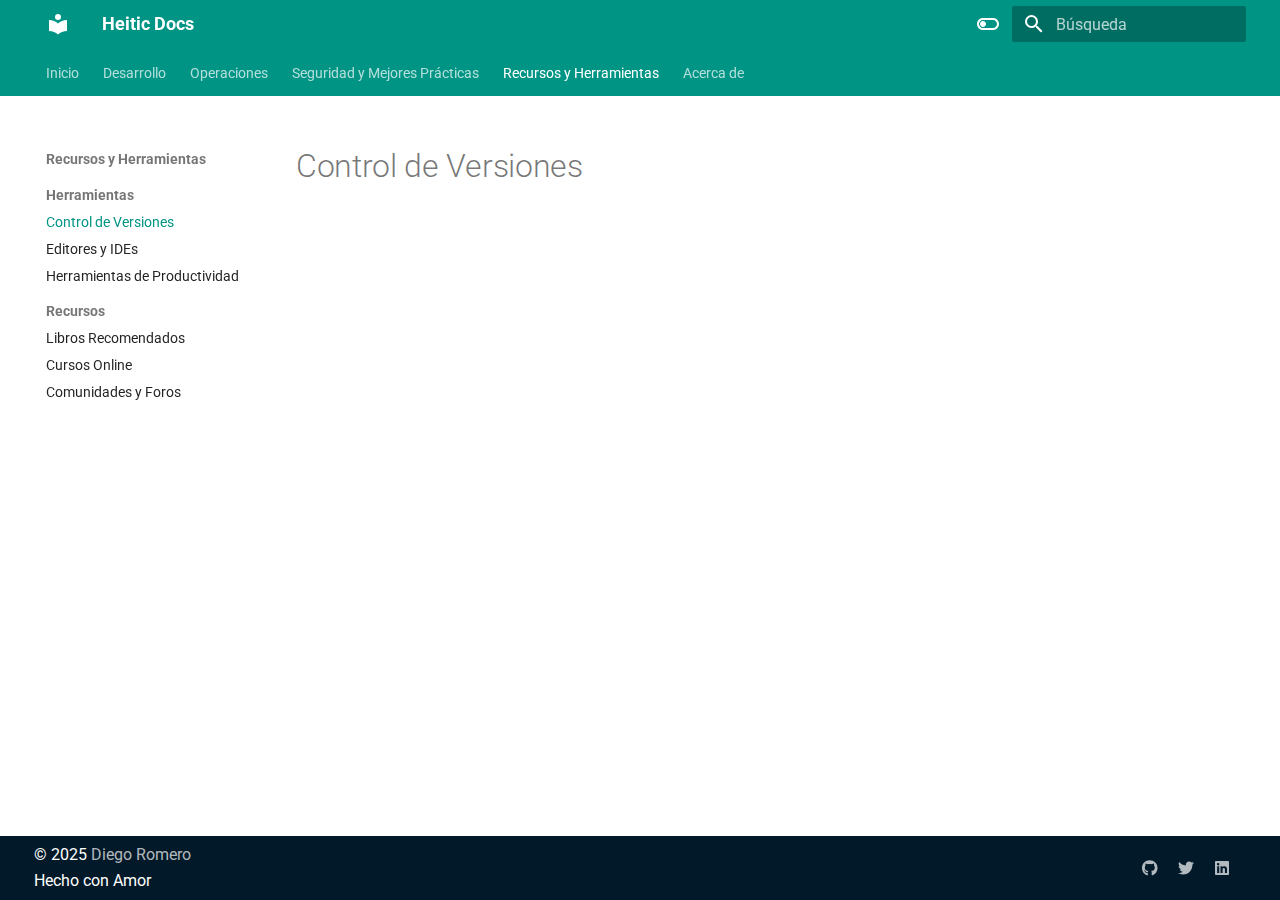
<file: herramientas/git/index.html>
<!doctype html>
<html lang="es" class="no-js">
  <head>
    
      <meta charset="utf-8">
      <meta name="viewport" content="width=device-width,initial-scale=1">
      
      
      
      
        <link rel="prev" href="../../seguridad/principios-basicos/">
      
      
        <link rel="next" href="../../about/">
      
      
      <link rel="icon" href="../../assets/images/favicon.png">
      <meta name="generator" content="mkdocs-1.6.1, mkdocs-material-9.5.47">
    
    
      
        <title>Control de Versiones - Heitic Docs</title>
      
    
    
      <link rel="stylesheet" href="../../assets/stylesheets/main.6f8fc17f.min.css">
      
        
        <link rel="stylesheet" href="../../assets/stylesheets/palette.06af60db.min.css">
      
      


    
    
      
    
    
      
        
        
        <link rel="preconnect" href="https://fonts.gstatic.com" crossorigin>
        <link rel="stylesheet" href="https://fonts.googleapis.com/css?family=Roboto:300,300i,400,400i,700,700i%7CRoboto+Mono:400,400i,700,700i&display=fallback">
        <style>:root{--md-text-font:"Roboto";--md-code-font:"Roboto Mono"}</style>
      
    
    
      <link rel="stylesheet" href="https://cdnjs.cloudflare.com/ajax/libs/font-awesome/6.4.0/css/all.min.css">
    
      <link rel="stylesheet" href="../../css/extra.css">
    
    <script>__md_scope=new URL("../..",location),__md_hash=e=>[...e].reduce(((e,_)=>(e<<5)-e+_.charCodeAt(0)),0),__md_get=(e,_=localStorage,t=__md_scope)=>JSON.parse(_.getItem(t.pathname+"."+e)),__md_set=(e,_,t=localStorage,a=__md_scope)=>{try{t.setItem(a.pathname+"."+e,JSON.stringify(_))}catch(e){}}</script>
    
      

    
    
    
  </head>
  
  
    
    
      
    
    
    
    
    <body dir="ltr" data-md-color-scheme="default" data-md-color-primary="teal" data-md-color-accent="purple">
  
    
    <input class="md-toggle" data-md-toggle="drawer" type="checkbox" id="__drawer" autocomplete="off">
    <input class="md-toggle" data-md-toggle="search" type="checkbox" id="__search" autocomplete="off">
    <label class="md-overlay" for="__drawer"></label>
    <div data-md-component="skip">
      
    </div>
    <div data-md-component="announce">
      
    </div>
    
    
      

<header class="md-header" data-md-component="header">
  <nav class="md-header__inner md-grid" aria-label="Cabecera">
    <a href="../.." title="Heitic Docs" class="md-header__button md-logo" aria-label="Heitic Docs" data-md-component="logo">
      
  
  <svg xmlns="http://www.w3.org/2000/svg" viewBox="0 0 24 24"><path d="M12 8a3 3 0 0 0 3-3 3 3 0 0 0-3-3 3 3 0 0 0-3 3 3 3 0 0 0 3 3m0 3.54C9.64 9.35 6.5 8 3 8v11c3.5 0 6.64 1.35 9 3.54 2.36-2.19 5.5-3.54 9-3.54V8c-3.5 0-6.64 1.35-9 3.54"/></svg>

    </a>
    <label class="md-header__button md-icon" for="__drawer">
      
      <svg xmlns="http://www.w3.org/2000/svg" viewBox="0 0 24 24"><path d="M3 6h18v2H3zm0 5h18v2H3zm0 5h18v2H3z"/></svg>
    </label>
    <div class="md-header__title" data-md-component="header-title">
      <div class="md-header__ellipsis">
        <div class="md-header__topic">
          <span class="md-ellipsis">
            Heitic Docs
          </span>
        </div>
        <div class="md-header__topic" data-md-component="header-topic">
          <span class="md-ellipsis">
            
              Control de Versiones
            
          </span>
        </div>
      </div>
    </div>
    
      
        <form class="md-header__option" data-md-component="palette">
  
    
    
    
    <input class="md-option" data-md-color-media="" data-md-color-scheme="default" data-md-color-primary="teal" data-md-color-accent="purple"  aria-label="Switch to dark mode"  type="radio" name="__palette" id="__palette_0">
    
      <label class="md-header__button md-icon" title="Switch to dark mode" for="__palette_1" hidden>
        <svg xmlns="http://www.w3.org/2000/svg" viewBox="0 0 24 24"><path d="M17 6H7c-3.31 0-6 2.69-6 6s2.69 6 6 6h10c3.31 0 6-2.69 6-6s-2.69-6-6-6m0 10H7c-2.21 0-4-1.79-4-4s1.79-4 4-4h10c2.21 0 4 1.79 4 4s-1.79 4-4 4M7 9c-1.66 0-3 1.34-3 3s1.34 3 3 3 3-1.34 3-3-1.34-3-3-3"/></svg>
      </label>
    
  
    
    
    
    <input class="md-option" data-md-color-media="" data-md-color-scheme="slate" data-md-color-primary="teal" data-md-color-accent="lime"  aria-label="Switch to light mode"  type="radio" name="__palette" id="__palette_1">
    
      <label class="md-header__button md-icon" title="Switch to light mode" for="__palette_0" hidden>
        <svg xmlns="http://www.w3.org/2000/svg" viewBox="0 0 24 24"><path d="M17 7H7a5 5 0 0 0-5 5 5 5 0 0 0 5 5h10a5 5 0 0 0 5-5 5 5 0 0 0-5-5m0 8a3 3 0 0 1-3-3 3 3 0 0 1 3-3 3 3 0 0 1 3 3 3 3 0 0 1-3 3"/></svg>
      </label>
    
  
</form>
      
    
    
      <script>var palette=__md_get("__palette");if(palette&&palette.color){if("(prefers-color-scheme)"===palette.color.media){var media=matchMedia("(prefers-color-scheme: light)"),input=document.querySelector(media.matches?"[data-md-color-media='(prefers-color-scheme: light)']":"[data-md-color-media='(prefers-color-scheme: dark)']");palette.color.media=input.getAttribute("data-md-color-media"),palette.color.scheme=input.getAttribute("data-md-color-scheme"),palette.color.primary=input.getAttribute("data-md-color-primary"),palette.color.accent=input.getAttribute("data-md-color-accent")}for(var[key,value]of Object.entries(palette.color))document.body.setAttribute("data-md-color-"+key,value)}</script>
    
    
    
      <label class="md-header__button md-icon" for="__search">
        
        <svg xmlns="http://www.w3.org/2000/svg" viewBox="0 0 24 24"><path d="M9.5 3A6.5 6.5 0 0 1 16 9.5c0 1.61-.59 3.09-1.56 4.23l.27.27h.79l5 5-1.5 1.5-5-5v-.79l-.27-.27A6.52 6.52 0 0 1 9.5 16 6.5 6.5 0 0 1 3 9.5 6.5 6.5 0 0 1 9.5 3m0 2C7 5 5 7 5 9.5S7 14 9.5 14 14 12 14 9.5 12 5 9.5 5"/></svg>
      </label>
      <div class="md-search" data-md-component="search" role="dialog">
  <label class="md-search__overlay" for="__search"></label>
  <div class="md-search__inner" role="search">
    <form class="md-search__form" name="search">
      <input type="text" class="md-search__input" name="query" aria-label="Búsqueda" placeholder="Búsqueda" autocapitalize="off" autocorrect="off" autocomplete="off" spellcheck="false" data-md-component="search-query" required>
      <label class="md-search__icon md-icon" for="__search">
        
        <svg xmlns="http://www.w3.org/2000/svg" viewBox="0 0 24 24"><path d="M9.5 3A6.5 6.5 0 0 1 16 9.5c0 1.61-.59 3.09-1.56 4.23l.27.27h.79l5 5-1.5 1.5-5-5v-.79l-.27-.27A6.52 6.52 0 0 1 9.5 16 6.5 6.5 0 0 1 3 9.5 6.5 6.5 0 0 1 9.5 3m0 2C7 5 5 7 5 9.5S7 14 9.5 14 14 12 14 9.5 12 5 9.5 5"/></svg>
        
        <svg xmlns="http://www.w3.org/2000/svg" viewBox="0 0 24 24"><path d="M20 11v2H8l5.5 5.5-1.42 1.42L4.16 12l7.92-7.92L13.5 5.5 8 11z"/></svg>
      </label>
      <nav class="md-search__options" aria-label="Buscar">
        
        <button type="reset" class="md-search__icon md-icon" title="Limpiar" aria-label="Limpiar" tabindex="-1">
          
          <svg xmlns="http://www.w3.org/2000/svg" viewBox="0 0 24 24"><path d="M19 6.41 17.59 5 12 10.59 6.41 5 5 6.41 10.59 12 5 17.59 6.41 19 12 13.41 17.59 19 19 17.59 13.41 12z"/></svg>
        </button>
      </nav>
      
        <div class="md-search__suggest" data-md-component="search-suggest"></div>
      
    </form>
    <div class="md-search__output">
      <div class="md-search__scrollwrap" tabindex="0" data-md-scrollfix>
        <div class="md-search-result" data-md-component="search-result">
          <div class="md-search-result__meta">
            Inicializando búsqueda
          </div>
          <ol class="md-search-result__list" role="presentation"></ol>
        </div>
      </div>
    </div>
  </div>
</div>
    
    
  </nav>
  
</header>
    
    <div class="md-container" data-md-component="container">
      
      
        
          
            
<nav class="md-tabs" aria-label="Pestañas" data-md-component="tabs">
  <div class="md-grid">
    <ul class="md-tabs__list">
      
        
  
  
  
    <li class="md-tabs__item">
      <a href="../.." class="md-tabs__link">
        
  
    
  
  Inicio

      </a>
    </li>
  

      
        
  
  
  
    
    
      
  
  
  
    
    
      
  
  
  
    
    
      <li class="md-tabs__item">
        <a href="../../lenguajes/python/introduccion/" class="md-tabs__link">
          
  
  Desarrollo

        </a>
      </li>
    
  

    
  

    
  

      
        
  
  
  
    
    
      
  
  
  
    
    
      <li class="md-tabs__item">
        <a href="../../devops/conceptos-basicos/" class="md-tabs__link">
          
  
  Operaciones

        </a>
      </li>
    
  

    
  

      
        
  
  
  
    
    
      
  
  
  
    
    
      <li class="md-tabs__item">
        <a href="../../seguridad/principios-basicos/" class="md-tabs__link">
          
  
  Seguridad y Mejores Prácticas

        </a>
      </li>
    
  

    
  

      
        
  
  
    
  
  
    
    
      
  
  
    
  
  
    
    
      <li class="md-tabs__item md-tabs__item--active">
        <a href="./" class="md-tabs__link">
          
  
  Recursos y Herramientas

        </a>
      </li>
    
  

    
  

      
        
  
  
  
    <li class="md-tabs__item">
      <a href="../../about/" class="md-tabs__link">
        
  
    
  
  Acerca de

      </a>
    </li>
  

      
    </ul>
  </div>
</nav>
          
        
      
      <main class="md-main" data-md-component="main">
        <div class="md-main__inner md-grid">
          
            
              
              <div class="md-sidebar md-sidebar--primary" data-md-component="sidebar" data-md-type="navigation" >
                <div class="md-sidebar__scrollwrap">
                  <div class="md-sidebar__inner">
                    


  


  

<nav class="md-nav md-nav--primary md-nav--lifted md-nav--integrated" aria-label="Navegación" data-md-level="0">
  <label class="md-nav__title" for="__drawer">
    <a href="../.." title="Heitic Docs" class="md-nav__button md-logo" aria-label="Heitic Docs" data-md-component="logo">
      
  
  <svg xmlns="http://www.w3.org/2000/svg" viewBox="0 0 24 24"><path d="M12 8a3 3 0 0 0 3-3 3 3 0 0 0-3-3 3 3 0 0 0-3 3 3 3 0 0 0 3 3m0 3.54C9.64 9.35 6.5 8 3 8v11c3.5 0 6.64 1.35 9 3.54 2.36-2.19 5.5-3.54 9-3.54V8c-3.5 0-6.64 1.35-9 3.54"/></svg>

    </a>
    Heitic Docs
  </label>
  
  <ul class="md-nav__list" data-md-scrollfix>
    
      
      
  
  
  
  
    <li class="md-nav__item">
      <a href="../.." class="md-nav__link">
        
  
  <span class="md-ellipsis">
    Inicio
  </span>
  

      </a>
    </li>
  

    
      
      
  
  
  
  
    
    
    
      
      
        
      
    
    
    <li class="md-nav__item md-nav__item--nested">
      
        
        
        <input class="md-nav__toggle md-toggle " type="checkbox" id="__nav_2" >
        
          
          <label class="md-nav__link" for="__nav_2" id="__nav_2_label" tabindex="0">
            
  
  <span class="md-ellipsis">
    Desarrollo
  </span>
  

            <span class="md-nav__icon md-icon"></span>
          </label>
        
        <nav class="md-nav" data-md-level="1" aria-labelledby="__nav_2_label" aria-expanded="false">
          <label class="md-nav__title" for="__nav_2">
            <span class="md-nav__icon md-icon"></span>
            Desarrollo
          </label>
          <ul class="md-nav__list" data-md-scrollfix>
            
              
                
  
  
  
  
    
    
    
      
      
        
      
    
    
    <li class="md-nav__item md-nav__item--nested">
      
        
        
        <input class="md-nav__toggle md-toggle " type="checkbox" id="__nav_2_1" >
        
          
          <label class="md-nav__link" for="__nav_2_1" id="__nav_2_1_label" tabindex="0">
            
  
  <span class="md-ellipsis">
    Lenguajes
  </span>
  

            <span class="md-nav__icon md-icon"></span>
          </label>
        
        <nav class="md-nav" data-md-level="2" aria-labelledby="__nav_2_1_label" aria-expanded="false">
          <label class="md-nav__title" for="__nav_2_1">
            <span class="md-nav__icon md-icon"></span>
            Lenguajes
          </label>
          <ul class="md-nav__list" data-md-scrollfix>
            
              
                
  
  
  
  
    
    
    
      
      
        
      
    
    
    <li class="md-nav__item md-nav__item--nested">
      
        
        
        <input class="md-nav__toggle md-toggle " type="checkbox" id="__nav_2_1_1" >
        
          
          <label class="md-nav__link" for="__nav_2_1_1" id="__nav_2_1_1_label" tabindex="0">
            
  
  <span class="md-ellipsis">
    Python
  </span>
  

            <span class="md-nav__icon md-icon"></span>
          </label>
        
        <nav class="md-nav" data-md-level="3" aria-labelledby="__nav_2_1_1_label" aria-expanded="false">
          <label class="md-nav__title" for="__nav_2_1_1">
            <span class="md-nav__icon md-icon"></span>
            Python
          </label>
          <ul class="md-nav__list" data-md-scrollfix>
            
              
                
  
  
  
  
    <li class="md-nav__item">
      <a href="../../lenguajes/python/introduccion/" class="md-nav__link">
        
  
  <span class="md-ellipsis">
    Introducción
  </span>
  

      </a>
    </li>
  

              
            
              
                
  
  
  
  
    <li class="md-nav__item">
      <a href="../../lenguajes/python/conceptos-basicos.md" class="md-nav__link">
        
  
  <span class="md-ellipsis">
    Conceptos Básicos
  </span>
  

      </a>
    </li>
  

              
            
              
                
  
  
  
  
    <li class="md-nav__item">
      <a href="../../lenguajes/python/programacion-avanzada.md" class="md-nav__link">
        
  
  <span class="md-ellipsis">
    Programación Avanzada
  </span>
  

      </a>
    </li>
  

              
            
              
                
  
  
  
  
    <li class="md-nav__item">
      <a href="../../lenguajes/python/bibliotecas-frameworks.md" class="md-nav__link">
        
  
  <span class="md-ellipsis">
    Bibliotecas y Frameworks
  </span>
  

      </a>
    </li>
  

              
            
              
                
  
  
  
  
    <li class="md-nav__item">
      <a href="../../lenguajes/python/mejores-practicas.md" class="md-nav__link">
        
  
  <span class="md-ellipsis">
    Mejores Prácticas
  </span>
  

      </a>
    </li>
  

              
            
          </ul>
        </nav>
      
    </li>
  

              
            
              
                
  
  
  
  
    
    
    
      
      
        
      
    
    
    <li class="md-nav__item md-nav__item--nested">
      
        
        
        <input class="md-nav__toggle md-toggle " type="checkbox" id="__nav_2_1_2" >
        
          
          <label class="md-nav__link" for="__nav_2_1_2" id="__nav_2_1_2_label" tabindex="0">
            
  
  <span class="md-ellipsis">
    JavaScript
  </span>
  

            <span class="md-nav__icon md-icon"></span>
          </label>
        
        <nav class="md-nav" data-md-level="3" aria-labelledby="__nav_2_1_2_label" aria-expanded="false">
          <label class="md-nav__title" for="__nav_2_1_2">
            <span class="md-nav__icon md-icon"></span>
            JavaScript
          </label>
          <ul class="md-nav__list" data-md-scrollfix>
            
              
                
  
  
  
  
    <li class="md-nav__item">
      <a href="../../lenguajes/javascript/fundamentos.md" class="md-nav__link">
        
  
  <span class="md-ellipsis">
    Fundamentos
  </span>
  

      </a>
    </li>
  

              
            
              
                
  
  
  
  
    <li class="md-nav__item">
      <a href="../../lenguajes/javascript/es6-plus.md" class="md-nav__link">
        
  
  <span class="md-ellipsis">
    ES6+
  </span>
  

      </a>
    </li>
  

              
            
              
                
  
  
  
  
    <li class="md-nav__item">
      <a href="../../lenguajes/javascript/nodejs.md" class="md-nav__link">
        
  
  <span class="md-ellipsis">
    Node.js
  </span>
  

      </a>
    </li>
  

              
            
              
                
  
  
  
  
    <li class="md-nav__item">
      <a href="../../lenguajes/javascript/frameworks-frontend.md" class="md-nav__link">
        
  
  <span class="md-ellipsis">
    Frameworks Frontend
  </span>
  

      </a>
    </li>
  

              
            
          </ul>
        </nav>
      
    </li>
  

              
            
              
                
  
  
  
  
    
    
    
      
      
        
      
    
    
    <li class="md-nav__item md-nav__item--nested">
      
        
        
        <input class="md-nav__toggle md-toggle " type="checkbox" id="__nav_2_1_3" >
        
          
          <label class="md-nav__link" for="__nav_2_1_3" id="__nav_2_1_3_label" tabindex="0">
            
  
  <span class="md-ellipsis">
    Go
  </span>
  

            <span class="md-nav__icon md-icon"></span>
          </label>
        
        <nav class="md-nav" data-md-level="3" aria-labelledby="__nav_2_1_3_label" aria-expanded="false">
          <label class="md-nav__title" for="__nav_2_1_3">
            <span class="md-nav__icon md-icon"></span>
            Go
          </label>
          <ul class="md-nav__list" data-md-scrollfix>
            
              
                
  
  
  
  
    <li class="md-nav__item">
      <a href="../../lenguajes/go/instalacion/" class="md-nav__link">
        
  
  <span class="md-ellipsis">
    Instalacion
  </span>
  

      </a>
    </li>
  

              
            
              
                
  
  
  
  
    <li class="md-nav__item">
      <a href="../../lenguajes/go/frameworks/" class="md-nav__link">
        
  
  <span class="md-ellipsis">
    Frameworks
  </span>
  

      </a>
    </li>
  

              
            
              
                
  
  
  
  
    <li class="md-nav__item">
      <a href="../../lenguajes/go/sintaxis-basica.md" class="md-nav__link">
        
  
  <span class="md-ellipsis">
    Sintaxis Básica
  </span>
  

      </a>
    </li>
  

              
            
              
                
  
  
  
  
    <li class="md-nav__item">
      <a href="../../lenguajes/go/concurrencia.md" class="md-nav__link">
        
  
  <span class="md-ellipsis">
    Concurrencia
  </span>
  

      </a>
    </li>
  

              
            
              
                
  
  
  
  
    <li class="md-nav__item">
      <a href="../../lenguajes/go/manejo-errores.md" class="md-nav__link">
        
  
  <span class="md-ellipsis">
    Manejo de Errores
  </span>
  

      </a>
    </li>
  

              
            
          </ul>
        </nav>
      
    </li>
  

              
            
              
                
  
  
  
  
    
    
    
      
      
        
      
    
    
    <li class="md-nav__item md-nav__item--nested">
      
        
        
        <input class="md-nav__toggle md-toggle " type="checkbox" id="__nav_2_1_4" >
        
          
          <label class="md-nav__link" for="__nav_2_1_4" id="__nav_2_1_4_label" tabindex="0">
            
  
  <span class="md-ellipsis">
    Kotlin
  </span>
  

            <span class="md-nav__icon md-icon"></span>
          </label>
        
        <nav class="md-nav" data-md-level="3" aria-labelledby="__nav_2_1_4_label" aria-expanded="false">
          <label class="md-nav__title" for="__nav_2_1_4">
            <span class="md-nav__icon md-icon"></span>
            Kotlin
          </label>
          <ul class="md-nav__list" data-md-scrollfix>
            
              
                
  
  
  
  
    <li class="md-nav__item">
      <a href="../../lenguajes/kotlin/fundamentos.md" class="md-nav__link">
        
  
  <span class="md-ellipsis">
    Fundamentos
  </span>
  

      </a>
    </li>
  

              
            
              
                
  
  
  
  
    <li class="md-nav__item">
      <a href="../../lenguajes/kotlin/android.md" class="md-nav__link">
        
  
  <span class="md-ellipsis">
    Programación Android
  </span>
  

      </a>
    </li>
  

              
            
              
                
  
  
  
  
    <li class="md-nav__item">
      <a href="../../lenguajes/kotlin/coroutines.md" class="md-nav__link">
        
  
  <span class="md-ellipsis">
    Coroutines
  </span>
  

      </a>
    </li>
  

              
            
          </ul>
        </nav>
      
    </li>
  

              
            
          </ul>
        </nav>
      
    </li>
  

              
            
              
                
  
  
  
  
    
    
    
      
      
        
      
    
    
    <li class="md-nav__item md-nav__item--nested">
      
        
        
        <input class="md-nav__toggle md-toggle " type="checkbox" id="__nav_2_2" >
        
          
          <label class="md-nav__link" for="__nav_2_2" id="__nav_2_2_label" tabindex="0">
            
  
  <span class="md-ellipsis">
    Bases de Datos
  </span>
  

            <span class="md-nav__icon md-icon"></span>
          </label>
        
        <nav class="md-nav" data-md-level="2" aria-labelledby="__nav_2_2_label" aria-expanded="false">
          <label class="md-nav__title" for="__nav_2_2">
            <span class="md-nav__icon md-icon"></span>
            Bases de Datos
          </label>
          <ul class="md-nav__list" data-md-scrollfix>
            
              
                
  
  
  
  
    
    
    
      
      
        
      
    
    
    <li class="md-nav__item md-nav__item--nested">
      
        
        
        <input class="md-nav__toggle md-toggle " type="checkbox" id="__nav_2_2_1" >
        
          
          <label class="md-nav__link" for="__nav_2_2_1" id="__nav_2_2_1_label" tabindex="0">
            
  
  <span class="md-ellipsis">
    SQL
  </span>
  

            <span class="md-nav__icon md-icon"></span>
          </label>
        
        <nav class="md-nav" data-md-level="3" aria-labelledby="__nav_2_2_1_label" aria-expanded="false">
          <label class="md-nav__title" for="__nav_2_2_1">
            <span class="md-nav__icon md-icon"></span>
            SQL
          </label>
          <ul class="md-nav__list" data-md-scrollfix>
            
              
                
  
  
  
  
    <li class="md-nav__item">
      <a href="../../bases-datos/sql/mysql.md" class="md-nav__link">
        
  
  <span class="md-ellipsis">
    MySQL
  </span>
  

      </a>
    </li>
  

              
            
              
                
  
  
  
  
    <li class="md-nav__item">
      <a href="../../bases-datos/sql/postgresql.md" class="md-nav__link">
        
  
  <span class="md-ellipsis">
    PostgreSQL
  </span>
  

      </a>
    </li>
  

              
            
          </ul>
        </nav>
      
    </li>
  

              
            
              
                
  
  
  
  
    
    
    
      
      
        
      
    
    
    <li class="md-nav__item md-nav__item--nested">
      
        
        
        <input class="md-nav__toggle md-toggle " type="checkbox" id="__nav_2_2_2" >
        
          
          <label class="md-nav__link" for="__nav_2_2_2" id="__nav_2_2_2_label" tabindex="0">
            
  
  <span class="md-ellipsis">
    NoSQL
  </span>
  

            <span class="md-nav__icon md-icon"></span>
          </label>
        
        <nav class="md-nav" data-md-level="3" aria-labelledby="__nav_2_2_2_label" aria-expanded="false">
          <label class="md-nav__title" for="__nav_2_2_2">
            <span class="md-nav__icon md-icon"></span>
            NoSQL
          </label>
          <ul class="md-nav__list" data-md-scrollfix>
            
              
                
  
  
  
  
    <li class="md-nav__item">
      <a href="../../bases-datos/nosql/mongodb.md" class="md-nav__link">
        
  
  <span class="md-ellipsis">
    MongoDB
  </span>
  

      </a>
    </li>
  

              
            
              
                
  
  
  
  
    <li class="md-nav__item">
      <a href="../../bases-datos/nosql/redis.md" class="md-nav__link">
        
  
  <span class="md-ellipsis">
    Redis
  </span>
  

      </a>
    </li>
  

              
            
          </ul>
        </nav>
      
    </li>
  

              
            
          </ul>
        </nav>
      
    </li>
  

              
            
          </ul>
        </nav>
      
    </li>
  

    
      
      
  
  
  
  
    
    
    
      
      
        
      
    
    
    <li class="md-nav__item md-nav__item--nested">
      
        
        
        <input class="md-nav__toggle md-toggle " type="checkbox" id="__nav_3" >
        
          
          <label class="md-nav__link" for="__nav_3" id="__nav_3_label" tabindex="0">
            
  
  <span class="md-ellipsis">
    Operaciones
  </span>
  

            <span class="md-nav__icon md-icon"></span>
          </label>
        
        <nav class="md-nav" data-md-level="1" aria-labelledby="__nav_3_label" aria-expanded="false">
          <label class="md-nav__title" for="__nav_3">
            <span class="md-nav__icon md-icon"></span>
            Operaciones
          </label>
          <ul class="md-nav__list" data-md-scrollfix>
            
              
                
  
  
  
  
    
    
    
      
      
        
      
    
    
    <li class="md-nav__item md-nav__item--nested">
      
        
        
        <input class="md-nav__toggle md-toggle " type="checkbox" id="__nav_3_1" >
        
          
          <label class="md-nav__link" for="__nav_3_1" id="__nav_3_1_label" tabindex="0">
            
  
  <span class="md-ellipsis">
    DevOps
  </span>
  

            <span class="md-nav__icon md-icon"></span>
          </label>
        
        <nav class="md-nav" data-md-level="2" aria-labelledby="__nav_3_1_label" aria-expanded="false">
          <label class="md-nav__title" for="__nav_3_1">
            <span class="md-nav__icon md-icon"></span>
            DevOps
          </label>
          <ul class="md-nav__list" data-md-scrollfix>
            
              
                
  
  
  
  
    <li class="md-nav__item">
      <a href="../../devops/conceptos-basicos/" class="md-nav__link">
        
  
  <span class="md-ellipsis">
    Conceptos Básicos
  </span>
  

      </a>
    </li>
  

              
            
              
                
  
  
  
  
    
    
    
      
      
        
      
    
    
    <li class="md-nav__item md-nav__item--nested">
      
        
        
        <input class="md-nav__toggle md-toggle " type="checkbox" id="__nav_3_1_2" >
        
          
          <label class="md-nav__link" for="__nav_3_1_2" id="__nav_3_1_2_label" tabindex="0">
            
  
  <span class="md-ellipsis">
    CI/CD
  </span>
  

            <span class="md-nav__icon md-icon"></span>
          </label>
        
        <nav class="md-nav" data-md-level="3" aria-labelledby="__nav_3_1_2_label" aria-expanded="false">
          <label class="md-nav__title" for="__nav_3_1_2">
            <span class="md-nav__icon md-icon"></span>
            CI/CD
          </label>
          <ul class="md-nav__list" data-md-scrollfix>
            
              
                
  
  
  
  
    <li class="md-nav__item">
      <a href="../../devops/cicd/jenkins/" class="md-nav__link">
        
  
  <span class="md-ellipsis">
    Jenkins
  </span>
  

      </a>
    </li>
  

              
            
              
                
  
  
  
  
    <li class="md-nav__item">
      <a href="../../devops/cicd/gitlab-ci.md" class="md-nav__link">
        
  
  <span class="md-ellipsis">
    GitLab CI
  </span>
  

      </a>
    </li>
  

              
            
              
                
  
  
  
  
    <li class="md-nav__item">
      <a href="../../devops/cicd/github-actions.md" class="md-nav__link">
        
  
  <span class="md-ellipsis">
    GitHub Actions
  </span>
  

      </a>
    </li>
  

              
            
          </ul>
        </nav>
      
    </li>
  

              
            
              
                
  
  
  
  
    
    
    
      
      
        
      
    
    
    <li class="md-nav__item md-nav__item--nested">
      
        
        
        <input class="md-nav__toggle md-toggle " type="checkbox" id="__nav_3_1_3" >
        
          
          <label class="md-nav__link" for="__nav_3_1_3" id="__nav_3_1_3_label" tabindex="0">
            
  
  <span class="md-ellipsis">
    Contenedores
  </span>
  

            <span class="md-nav__icon md-icon"></span>
          </label>
        
        <nav class="md-nav" data-md-level="3" aria-labelledby="__nav_3_1_3_label" aria-expanded="false">
          <label class="md-nav__title" for="__nav_3_1_3">
            <span class="md-nav__icon md-icon"></span>
            Contenedores
          </label>
          <ul class="md-nav__list" data-md-scrollfix>
            
              
                
  
  
  
  
    
    
    
      
      
        
      
    
    
    <li class="md-nav__item md-nav__item--nested">
      
        
        
        <input class="md-nav__toggle md-toggle " type="checkbox" id="__nav_3_1_3_1" >
        
          
          <label class="md-nav__link" for="__nav_3_1_3_1" id="__nav_3_1_3_1_label" tabindex="0">
            
  
  <span class="md-ellipsis">
    Docker
  </span>
  

            <span class="md-nav__icon md-icon"></span>
          </label>
        
        <nav class="md-nav" data-md-level="4" aria-labelledby="__nav_3_1_3_1_label" aria-expanded="false">
          <label class="md-nav__title" for="__nav_3_1_3_1">
            <span class="md-nav__icon md-icon"></span>
            Docker
          </label>
          <ul class="md-nav__list" data-md-scrollfix>
            
              
                
  
  
  
  
    <li class="md-nav__item">
      <a href="../../devops/contenedores/docker-install/" class="md-nav__link">
        
  
  <span class="md-ellipsis">
    Instalacion
  </span>
  

      </a>
    </li>
  

              
            
              
                
  
  
  
  
    <li class="md-nav__item">
      <a href="../../devops/contenedores/docker/" class="md-nav__link">
        
  
  <span class="md-ellipsis">
    Configuración
  </span>
  

      </a>
    </li>
  

              
            
          </ul>
        </nav>
      
    </li>
  

              
            
              
                
  
  
  
  
    <li class="md-nav__item">
      <a href="../../devops/contenedores/kubernetes.md" class="md-nav__link">
        
  
  <span class="md-ellipsis">
    Kubernetes
  </span>
  

      </a>
    </li>
  

              
            
          </ul>
        </nav>
      
    </li>
  

              
            
              
                
  
  
  
  
    
    
    
      
      
        
      
    
    
    <li class="md-nav__item md-nav__item--nested">
      
        
        
        <input class="md-nav__toggle md-toggle " type="checkbox" id="__nav_3_1_4" >
        
          
          <label class="md-nav__link" for="__nav_3_1_4" id="__nav_3_1_4_label" tabindex="0">
            
  
  <span class="md-ellipsis">
    Infraestructura como Código
  </span>
  

            <span class="md-nav__icon md-icon"></span>
          </label>
        
        <nav class="md-nav" data-md-level="3" aria-labelledby="__nav_3_1_4_label" aria-expanded="false">
          <label class="md-nav__title" for="__nav_3_1_4">
            <span class="md-nav__icon md-icon"></span>
            Infraestructura como Código
          </label>
          <ul class="md-nav__list" data-md-scrollfix>
            
              
                
  
  
  
  
    <li class="md-nav__item">
      <a href="../../devops/iac/terraform.md" class="md-nav__link">
        
  
  <span class="md-ellipsis">
    Terraform
  </span>
  

      </a>
    </li>
  

              
            
              
                
  
  
  
  
    <li class="md-nav__item">
      <a href="../../devops/iac/ansible.md" class="md-nav__link">
        
  
  <span class="md-ellipsis">
    Ansible
  </span>
  

      </a>
    </li>
  

              
            
          </ul>
        </nav>
      
    </li>
  

              
            
          </ul>
        </nav>
      
    </li>
  

              
            
              
                
  
  
  
  
    
    
    
      
      
        
      
    
    
    <li class="md-nav__item md-nav__item--nested">
      
        
        
        <input class="md-nav__toggle md-toggle " type="checkbox" id="__nav_3_2" >
        
          
          <label class="md-nav__link" for="__nav_3_2" id="__nav_3_2_label" tabindex="0">
            
  
  <span class="md-ellipsis">
    SRE
  </span>
  

            <span class="md-nav__icon md-icon"></span>
          </label>
        
        <nav class="md-nav" data-md-level="2" aria-labelledby="__nav_3_2_label" aria-expanded="false">
          <label class="md-nav__title" for="__nav_3_2">
            <span class="md-nav__icon md-icon"></span>
            SRE
          </label>
          <ul class="md-nav__list" data-md-scrollfix>
            
              
                
  
  
  
  
    <li class="md-nav__item">
      <a href="../../sre/principios.md" class="md-nav__link">
        
  
  <span class="md-ellipsis">
    Principios SRE
  </span>
  

      </a>
    </li>
  

              
            
              
                
  
  
  
  
    <li class="md-nav__item">
      <a href="../../sre/monitoreo-alertas.md" class="md-nav__link">
        
  
  <span class="md-ellipsis">
    Monitoreo y Alertas
  </span>
  

      </a>
    </li>
  

              
            
              
                
  
  
  
  
    <li class="md-nav__item">
      <a href="../../sre/gestion-incidentes.md" class="md-nav__link">
        
  
  <span class="md-ellipsis">
    Gestión de Incidentes
  </span>
  

      </a>
    </li>
  

              
            
              
                
  
  
  
  
    <li class="md-nav__item">
      <a href="../../sre/automatizacion.md" class="md-nav__link">
        
  
  <span class="md-ellipsis">
    Automatización
  </span>
  

      </a>
    </li>
  

              
            
          </ul>
        </nav>
      
    </li>
  

              
            
              
                
  
  
  
  
    
    
    
      
      
        
      
    
    
    <li class="md-nav__item md-nav__item--nested">
      
        
        
        <input class="md-nav__toggle md-toggle " type="checkbox" id="__nav_3_3" >
        
          
          <label class="md-nav__link" for="__nav_3_3" id="__nav_3_3_label" tabindex="0">
            
  
  <span class="md-ellipsis">
    Cloud Computing
  </span>
  

            <span class="md-nav__icon md-icon"></span>
          </label>
        
        <nav class="md-nav" data-md-level="2" aria-labelledby="__nav_3_3_label" aria-expanded="false">
          <label class="md-nav__title" for="__nav_3_3">
            <span class="md-nav__icon md-icon"></span>
            Cloud Computing
          </label>
          <ul class="md-nav__list" data-md-scrollfix>
            
              
                
  
  
  
  
    <li class="md-nav__item">
      <a href="../../cloud/aws.md" class="md-nav__link">
        
  
  <span class="md-ellipsis">
    AWS
  </span>
  

      </a>
    </li>
  

              
            
              
                
  
  
  
  
    <li class="md-nav__item">
      <a href="../../cloud/gcp.md" class="md-nav__link">
        
  
  <span class="md-ellipsis">
    Google Cloud
  </span>
  

      </a>
    </li>
  

              
            
              
                
  
  
  
  
    <li class="md-nav__item">
      <a href="../../cloud/azure.md" class="md-nav__link">
        
  
  <span class="md-ellipsis">
    Azure
  </span>
  

      </a>
    </li>
  

              
            
          </ul>
        </nav>
      
    </li>
  

              
            
          </ul>
        </nav>
      
    </li>
  

    
      
      
  
  
  
  
    
    
    
      
      
        
      
    
    
    <li class="md-nav__item md-nav__item--nested">
      
        
        
        <input class="md-nav__toggle md-toggle " type="checkbox" id="__nav_4" >
        
          
          <label class="md-nav__link" for="__nav_4" id="__nav_4_label" tabindex="0">
            
  
  <span class="md-ellipsis">
    Seguridad y Mejores Prácticas
  </span>
  

            <span class="md-nav__icon md-icon"></span>
          </label>
        
        <nav class="md-nav" data-md-level="1" aria-labelledby="__nav_4_label" aria-expanded="false">
          <label class="md-nav__title" for="__nav_4">
            <span class="md-nav__icon md-icon"></span>
            Seguridad y Mejores Prácticas
          </label>
          <ul class="md-nav__list" data-md-scrollfix>
            
              
                
  
  
  
  
    
    
    
      
      
        
      
    
    
    <li class="md-nav__item md-nav__item--nested">
      
        
        
        <input class="md-nav__toggle md-toggle " type="checkbox" id="__nav_4_1" >
        
          
          <label class="md-nav__link" for="__nav_4_1" id="__nav_4_1_label" tabindex="0">
            
  
  <span class="md-ellipsis">
    Seguridad
  </span>
  

            <span class="md-nav__icon md-icon"></span>
          </label>
        
        <nav class="md-nav" data-md-level="2" aria-labelledby="__nav_4_1_label" aria-expanded="false">
          <label class="md-nav__title" for="__nav_4_1">
            <span class="md-nav__icon md-icon"></span>
            Seguridad
          </label>
          <ul class="md-nav__list" data-md-scrollfix>
            
              
                
  
  
  
  
    <li class="md-nav__item">
      <a href="../../seguridad/principios-basicos/" class="md-nav__link">
        
  
  <span class="md-ellipsis">
    Principios Básicos
  </span>
  

      </a>
    </li>
  

              
            
              
                
  
  
  
  
    <li class="md-nav__item">
      <a href="../../seguridad/owasp-top-10.md" class="md-nav__link">
        
  
  <span class="md-ellipsis">
    OWASP Top 10
  </span>
  

      </a>
    </li>
  

              
            
              
                
  
  
  
  
    <li class="md-nav__item">
      <a href="../../seguridad/seguridad-nube.md" class="md-nav__link">
        
  
  <span class="md-ellipsis">
    Seguridad en la Nube
  </span>
  

      </a>
    </li>
  

              
            
          </ul>
        </nav>
      
    </li>
  

              
            
              
                
  
  
  
  
    
    
    
      
      
        
      
    
    
    <li class="md-nav__item md-nav__item--nested">
      
        
        
        <input class="md-nav__toggle md-toggle " type="checkbox" id="__nav_4_2" >
        
          
          <label class="md-nav__link" for="__nav_4_2" id="__nav_4_2_label" tabindex="0">
            
  
  <span class="md-ellipsis">
    Metodologías
  </span>
  

            <span class="md-nav__icon md-icon"></span>
          </label>
        
        <nav class="md-nav" data-md-level="2" aria-labelledby="__nav_4_2_label" aria-expanded="false">
          <label class="md-nav__title" for="__nav_4_2">
            <span class="md-nav__icon md-icon"></span>
            Metodologías
          </label>
          <ul class="md-nav__list" data-md-scrollfix>
            
              
                
  
  
  
  
    <li class="md-nav__item">
      <a href="../../metodologias/agile.md" class="md-nav__link">
        
  
  <span class="md-ellipsis">
    Agile
  </span>
  

      </a>
    </li>
  

              
            
              
                
  
  
  
  
    <li class="md-nav__item">
      <a href="../../metodologias/scrum.md" class="md-nav__link">
        
  
  <span class="md-ellipsis">
    Scrum
  </span>
  

      </a>
    </li>
  

              
            
              
                
  
  
  
  
    <li class="md-nav__item">
      <a href="../../metodologias/clean-code.md" class="md-nav__link">
        
  
  <span class="md-ellipsis">
    Clean Code
  </span>
  

      </a>
    </li>
  

              
            
              
                
  
  
  
  
    <li class="md-nav__item">
      <a href="../../metodologias/patrones-diseno.md" class="md-nav__link">
        
  
  <span class="md-ellipsis">
    Patrones de Diseño
  </span>
  

      </a>
    </li>
  

              
            
          </ul>
        </nav>
      
    </li>
  

              
            
          </ul>
        </nav>
      
    </li>
  

    
      
      
  
  
    
  
  
  
    
    
    
      
        
        
      
      
        
      
    
    
    <li class="md-nav__item md-nav__item--active md-nav__item--section md-nav__item--nested">
      
        
        
        <input class="md-nav__toggle md-toggle " type="checkbox" id="__nav_5" checked>
        
          
          <label class="md-nav__link" for="__nav_5" id="__nav_5_label" tabindex="">
            
  
  <span class="md-ellipsis">
    Recursos y Herramientas
  </span>
  

            <span class="md-nav__icon md-icon"></span>
          </label>
        
        <nav class="md-nav" data-md-level="1" aria-labelledby="__nav_5_label" aria-expanded="true">
          <label class="md-nav__title" for="__nav_5">
            <span class="md-nav__icon md-icon"></span>
            Recursos y Herramientas
          </label>
          <ul class="md-nav__list" data-md-scrollfix>
            
              
                
  
  
    
  
  
  
    
    
    
      
      
        
          
          
        
      
    
    
    <li class="md-nav__item md-nav__item--active md-nav__item--section md-nav__item--nested">
      
        
        
        <input class="md-nav__toggle md-toggle " type="checkbox" id="__nav_5_1" checked>
        
          
          <label class="md-nav__link" for="__nav_5_1" id="__nav_5_1_label" tabindex="">
            
  
  <span class="md-ellipsis">
    Herramientas
  </span>
  

            <span class="md-nav__icon md-icon"></span>
          </label>
        
        <nav class="md-nav" data-md-level="2" aria-labelledby="__nav_5_1_label" aria-expanded="true">
          <label class="md-nav__title" for="__nav_5_1">
            <span class="md-nav__icon md-icon"></span>
            Herramientas
          </label>
          <ul class="md-nav__list" data-md-scrollfix>
            
              
                
  
  
    
  
  
  
    <li class="md-nav__item md-nav__item--active">
      
      <input class="md-nav__toggle md-toggle" type="checkbox" id="__toc">
      
      
      
      <a href="./" class="md-nav__link md-nav__link--active">
        
  
  <span class="md-ellipsis">
    Control de Versiones
  </span>
  

      </a>
      
    </li>
  

              
            
              
                
  
  
  
  
    <li class="md-nav__item">
      <a href="../editores-ides.md" class="md-nav__link">
        
  
  <span class="md-ellipsis">
    Editores y IDEs
  </span>
  

      </a>
    </li>
  

              
            
              
                
  
  
  
  
    <li class="md-nav__item">
      <a href="../productividad.md" class="md-nav__link">
        
  
  <span class="md-ellipsis">
    Herramientas de Productividad
  </span>
  

      </a>
    </li>
  

              
            
          </ul>
        </nav>
      
    </li>
  

              
            
              
                
  
  
  
  
    
    
    
      
      
        
          
          
        
      
    
    
    <li class="md-nav__item md-nav__item--section md-nav__item--nested">
      
        
        
        <input class="md-nav__toggle md-toggle " type="checkbox" id="__nav_5_2" >
        
          
          <label class="md-nav__link" for="__nav_5_2" id="__nav_5_2_label" tabindex="">
            
  
  <span class="md-ellipsis">
    Recursos
  </span>
  

            <span class="md-nav__icon md-icon"></span>
          </label>
        
        <nav class="md-nav" data-md-level="2" aria-labelledby="__nav_5_2_label" aria-expanded="false">
          <label class="md-nav__title" for="__nav_5_2">
            <span class="md-nav__icon md-icon"></span>
            Recursos
          </label>
          <ul class="md-nav__list" data-md-scrollfix>
            
              
                
  
  
  
  
    <li class="md-nav__item">
      <a href="../../recursos/libros.md" class="md-nav__link">
        
  
  <span class="md-ellipsis">
    Libros Recomendados
  </span>
  

      </a>
    </li>
  

              
            
              
                
  
  
  
  
    <li class="md-nav__item">
      <a href="../../recursos/cursos-online.md" class="md-nav__link">
        
  
  <span class="md-ellipsis">
    Cursos Online
  </span>
  

      </a>
    </li>
  

              
            
              
                
  
  
  
  
    <li class="md-nav__item">
      <a href="../../recursos/comunidades-foros.md" class="md-nav__link">
        
  
  <span class="md-ellipsis">
    Comunidades y Foros
  </span>
  

      </a>
    </li>
  

              
            
          </ul>
        </nav>
      
    </li>
  

              
            
          </ul>
        </nav>
      
    </li>
  

    
      
      
  
  
  
  
    <li class="md-nav__item">
      <a href="../../about/" class="md-nav__link">
        
  
  <span class="md-ellipsis">
    Acerca de
  </span>
  

      </a>
    </li>
  

    
  </ul>
</nav>
                  </div>
                </div>
              </div>
            
            
          
          
            <div class="md-content" data-md-component="content">
              <article class="md-content__inner md-typeset">
                

                  


  <h1>Control de Versiones</h1>














                

              </article>
            </div>
          
          
  <script>var tabs=__md_get("__tabs");if(Array.isArray(tabs))e:for(var set of document.querySelectorAll(".tabbed-set")){var labels=set.querySelector(".tabbed-labels");for(var tab of tabs)for(var label of labels.getElementsByTagName("label"))if(label.innerText.trim()===tab){var input=document.getElementById(label.htmlFor);input.checked=!0;continue e}}</script>

<script>var target=document.getElementById(location.hash.slice(1));target&&target.name&&(target.checked=target.name.startsWith("__tabbed_"))</script>
        </div>
        
          <button type="button" class="md-top md-icon" data-md-component="top" hidden>
  
  <svg xmlns="http://www.w3.org/2000/svg" viewBox="0 0 24 24"><path d="M13 20h-2V8l-5.5 5.5-1.42-1.42L12 4.16l7.92 7.92-1.42 1.42L13 8z"/></svg>
  Volver al principio
</button>
        
      </main>
      
<footer class="md-footer">
  <div class="md-footer-meta md-typeset">
    <div class="md-footer-meta__inner md-grid">
      <div class="md-footer-copyright">
        
          <div class="md-footer-copyright__highlight">
            &copy; 2025 <a href="https://github.com/tuusuario" target="_blank" rel="noopener">Diego Romero</a>

          </div>
        
        <div class="md-footer-copyright__highlight">
          Hecho con Amor
        </div>
      </div>
      
        <div class="md-social">
  
    
    
    
    
      
      
    
    <a href="https://github.com/tuusuario" target="_blank" rel="noopener" title="github.com" class="md-social__link">
      <svg xmlns="http://www.w3.org/2000/svg" viewBox="0 0 496 512"><!--! Font Awesome Free 6.7.1 by @fontawesome - https://fontawesome.com License - https://fontawesome.com/license/free (Icons: CC BY 4.0, Fonts: SIL OFL 1.1, Code: MIT License) Copyright 2024 Fonticons, Inc.--><path d="M165.9 397.4c0 2-2.3 3.6-5.2 3.6-3.3.3-5.6-1.3-5.6-3.6 0-2 2.3-3.6 5.2-3.6 3-.3 5.6 1.3 5.6 3.6m-31.1-4.5c-.7 2 1.3 4.3 4.3 4.9 2.6 1 5.6 0 6.2-2s-1.3-4.3-4.3-5.2c-2.6-.7-5.5.3-6.2 2.3m44.2-1.7c-2.9.7-4.9 2.6-4.6 4.9.3 2 2.9 3.3 5.9 2.6 2.9-.7 4.9-2.6 4.6-4.6-.3-1.9-3-3.2-5.9-2.9M244.8 8C106.1 8 0 113.3 0 252c0 110.9 69.8 205.8 169.5 239.2 12.8 2.3 17.3-5.6 17.3-12.1 0-6.2-.3-40.4-.3-61.4 0 0-70 15-84.7-29.8 0 0-11.4-29.1-27.8-36.6 0 0-22.9-15.7 1.6-15.4 0 0 24.9 2 38.6 25.8 21.9 38.6 58.6 27.5 72.9 20.9 2.3-16 8.8-27.1 16-33.7-55.9-6.2-112.3-14.3-112.3-110.5 0-27.5 7.6-41.3 23.6-58.9-2.6-6.5-11.1-33.3 2.6-67.9 20.9-6.5 69 27 69 27 20-5.6 41.5-8.5 62.8-8.5s42.8 2.9 62.8 8.5c0 0 48.1-33.6 69-27 13.7 34.7 5.2 61.4 2.6 67.9 16 17.7 25.8 31.5 25.8 58.9 0 96.5-58.9 104.2-114.8 110.5 9.2 7.9 17 22.9 17 46.4 0 33.7-.3 75.4-.3 83.6 0 6.5 4.6 14.4 17.3 12.1C428.2 457.8 496 362.9 496 252 496 113.3 383.5 8 244.8 8M97.2 352.9c-1.3 1-1 3.3.7 5.2 1.6 1.6 3.9 2.3 5.2 1 1.3-1 1-3.3-.7-5.2-1.6-1.6-3.9-2.3-5.2-1m-10.8-8.1c-.7 1.3.3 2.9 2.3 3.9 1.6 1 3.6.7 4.3-.7.7-1.3-.3-2.9-2.3-3.9-2-.6-3.6-.3-4.3.7m32.4 35.6c-1.6 1.3-1 4.3 1.3 6.2 2.3 2.3 5.2 2.6 6.5 1 1.3-1.3.7-4.3-1.3-6.2-2.2-2.3-5.2-2.6-6.5-1m-11.4-14.7c-1.6 1-1.6 3.6 0 5.9s4.3 3.3 5.6 2.3c1.6-1.3 1.6-3.9 0-6.2-1.4-2.3-4-3.3-5.6-2"/></svg>
    </a>
  
    
    
    
    
      
      
    
    <a href="https://twitter.com/tuusuario" target="_blank" rel="noopener" title="twitter.com" class="md-social__link">
      <svg xmlns="http://www.w3.org/2000/svg" viewBox="0 0 512 512"><!--! Font Awesome Free 6.7.1 by @fontawesome - https://fontawesome.com License - https://fontawesome.com/license/free (Icons: CC BY 4.0, Fonts: SIL OFL 1.1, Code: MIT License) Copyright 2024 Fonticons, Inc.--><path d="M459.37 151.716c.325 4.548.325 9.097.325 13.645 0 138.72-105.583 298.558-298.558 298.558-59.452 0-114.68-17.219-161.137-47.106 8.447.974 16.568 1.299 25.34 1.299 49.055 0 94.213-16.568 130.274-44.832-46.132-.975-84.792-31.188-98.112-72.772 6.498.974 12.995 1.624 19.818 1.624 9.421 0 18.843-1.3 27.614-3.573-48.081-9.747-84.143-51.98-84.143-102.985v-1.299c13.969 7.797 30.214 12.67 47.431 13.319-28.264-18.843-46.781-51.005-46.781-87.391 0-19.492 5.197-37.36 14.294-52.954 51.655 63.675 129.3 105.258 216.365 109.807-1.624-7.797-2.599-15.918-2.599-24.04 0-57.828 46.782-104.934 104.934-104.934 30.213 0 57.502 12.67 76.67 33.137 23.715-4.548 46.456-13.32 66.599-25.34-7.798 24.366-24.366 44.833-46.132 57.827 21.117-2.273 41.584-8.122 60.426-16.243-14.292 20.791-32.161 39.308-52.628 54.253"/></svg>
    </a>
  
    
    
    
    
      
      
    
    <a href="https://linkedin.com/in/tuusuario" target="_blank" rel="noopener" title="linkedin.com" class="md-social__link">
      <svg xmlns="http://www.w3.org/2000/svg" viewBox="0 0 448 512"><!--! Font Awesome Free 6.7.1 by @fontawesome - https://fontawesome.com License - https://fontawesome.com/license/free (Icons: CC BY 4.0, Fonts: SIL OFL 1.1, Code: MIT License) Copyright 2024 Fonticons, Inc.--><path d="M416 32H31.9C14.3 32 0 46.5 0 64.3v383.4C0 465.5 14.3 480 31.9 480H416c17.6 0 32-14.5 32-32.3V64.3c0-17.8-14.4-32.3-32-32.3M135.4 416H69V202.2h66.5V416zm-33.2-243c-21.3 0-38.5-17.3-38.5-38.5S80.9 96 102.2 96c21.2 0 38.5 17.3 38.5 38.5 0 21.3-17.2 38.5-38.5 38.5m282.1 243h-66.4V312c0-24.8-.5-56.7-34.5-56.7-34.6 0-39.9 27-39.9 54.9V416h-66.4V202.2h63.7v29.2h.9c8.9-16.8 30.6-34.5 62.9-34.5 67.2 0 79.7 44.3 79.7 101.9z"/></svg>
    </a>
  
</div>
      
    </div>
  </div>
</footer>

    </div>
    <div class="md-dialog" data-md-component="dialog">
      <div class="md-dialog__inner md-typeset"></div>
    </div>
    
    
    <script id="__config" type="application/json">{"base": "../..", "features": ["navigation.tabs", "navigation.sections", "toc.integrate", "navigation.top", "search.suggest", "search.highlight", "content.tabs.link", "content.code.annotation", "content.code.copy"], "search": "../../assets/javascripts/workers/search.6ce7567c.min.js", "translations": {"clipboard.copied": "Copiado al portapapeles", "clipboard.copy": "Copiar al portapapeles", "search.result.more.one": "1 m\u00e1s en esta p\u00e1gina", "search.result.more.other": "# m\u00e1s en esta p\u00e1gina", "search.result.none": "No se encontraron documentos", "search.result.one": "1 documento encontrado", "search.result.other": "# documentos encontrados", "search.result.placeholder": "Teclee para comenzar b\u00fasqueda", "search.result.term.missing": "Falta", "select.version": "Seleccionar versi\u00f3n"}}</script>
    
    
      <script src="../../assets/javascripts/bundle.83f73b43.min.js"></script>
      
    
  </body>
</html>
</file>
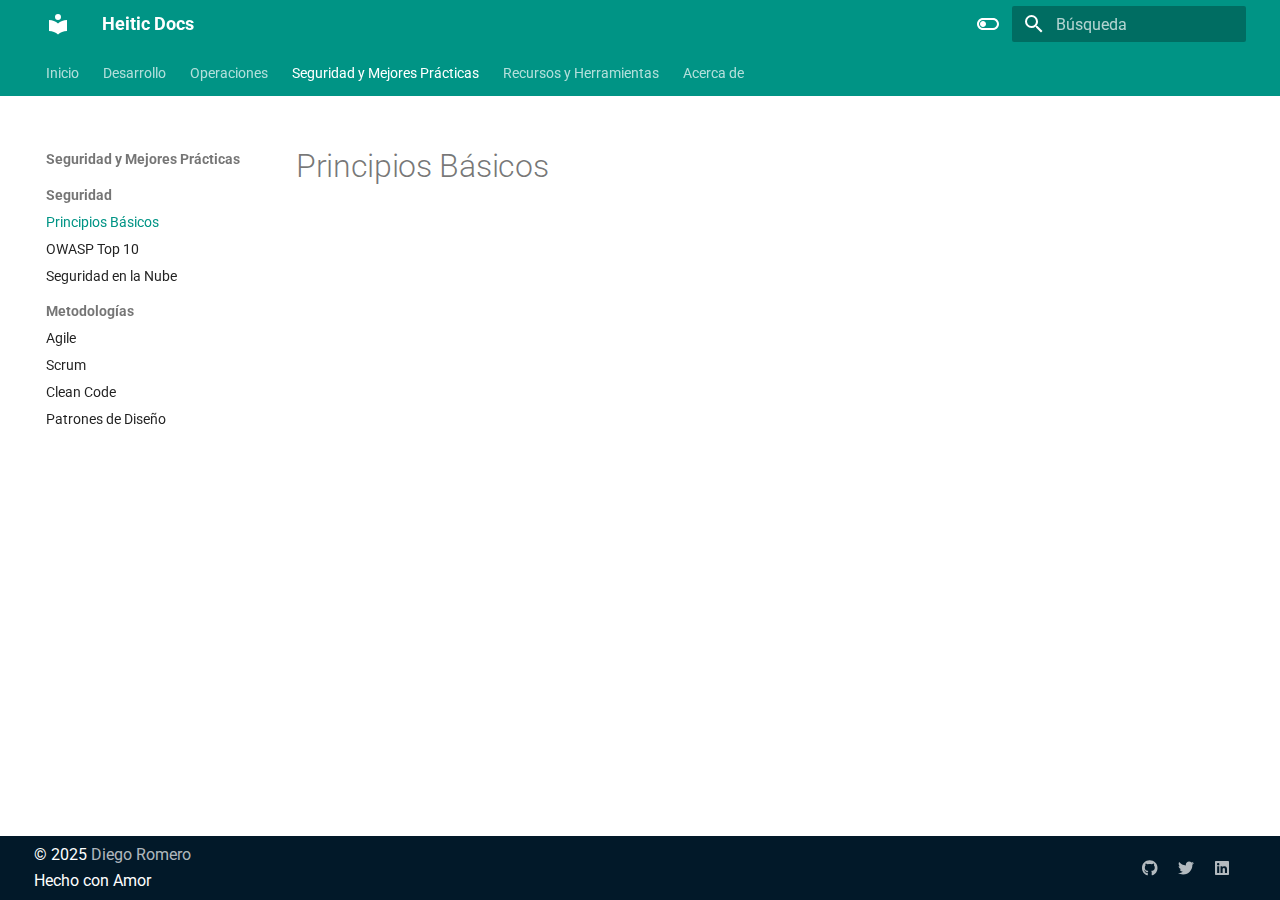
<file: seguridad/principios-basicos/index.html>
<!doctype html>
<html lang="es" class="no-js">
  <head>
    
      <meta charset="utf-8">
      <meta name="viewport" content="width=device-width,initial-scale=1">
      
      
      
      
        <link rel="prev" href="../../devops/contenedores/docker/">
      
      
        <link rel="next" href="../../herramientas/git/">
      
      
      <link rel="icon" href="../../assets/images/favicon.png">
      <meta name="generator" content="mkdocs-1.6.1, mkdocs-material-9.5.47">
    
    
      
        <title>Principios Básicos - Heitic Docs</title>
      
    
    
      <link rel="stylesheet" href="../../assets/stylesheets/main.6f8fc17f.min.css">
      
        
        <link rel="stylesheet" href="../../assets/stylesheets/palette.06af60db.min.css">
      
      


    
    
      
    
    
      
        
        
        <link rel="preconnect" href="https://fonts.gstatic.com" crossorigin>
        <link rel="stylesheet" href="https://fonts.googleapis.com/css?family=Roboto:300,300i,400,400i,700,700i%7CRoboto+Mono:400,400i,700,700i&display=fallback">
        <style>:root{--md-text-font:"Roboto";--md-code-font:"Roboto Mono"}</style>
      
    
    
      <link rel="stylesheet" href="https://cdnjs.cloudflare.com/ajax/libs/font-awesome/6.4.0/css/all.min.css">
    
      <link rel="stylesheet" href="../../css/extra.css">
    
    <script>__md_scope=new URL("../..",location),__md_hash=e=>[...e].reduce(((e,_)=>(e<<5)-e+_.charCodeAt(0)),0),__md_get=(e,_=localStorage,t=__md_scope)=>JSON.parse(_.getItem(t.pathname+"."+e)),__md_set=(e,_,t=localStorage,a=__md_scope)=>{try{t.setItem(a.pathname+"."+e,JSON.stringify(_))}catch(e){}}</script>
    
      

    
    
    
  </head>
  
  
    
    
      
    
    
    
    
    <body dir="ltr" data-md-color-scheme="default" data-md-color-primary="teal" data-md-color-accent="purple">
  
    
    <input class="md-toggle" data-md-toggle="drawer" type="checkbox" id="__drawer" autocomplete="off">
    <input class="md-toggle" data-md-toggle="search" type="checkbox" id="__search" autocomplete="off">
    <label class="md-overlay" for="__drawer"></label>
    <div data-md-component="skip">
      
    </div>
    <div data-md-component="announce">
      
    </div>
    
    
      

<header class="md-header" data-md-component="header">
  <nav class="md-header__inner md-grid" aria-label="Cabecera">
    <a href="../.." title="Heitic Docs" class="md-header__button md-logo" aria-label="Heitic Docs" data-md-component="logo">
      
  
  <svg xmlns="http://www.w3.org/2000/svg" viewBox="0 0 24 24"><path d="M12 8a3 3 0 0 0 3-3 3 3 0 0 0-3-3 3 3 0 0 0-3 3 3 3 0 0 0 3 3m0 3.54C9.64 9.35 6.5 8 3 8v11c3.5 0 6.64 1.35 9 3.54 2.36-2.19 5.5-3.54 9-3.54V8c-3.5 0-6.64 1.35-9 3.54"/></svg>

    </a>
    <label class="md-header__button md-icon" for="__drawer">
      
      <svg xmlns="http://www.w3.org/2000/svg" viewBox="0 0 24 24"><path d="M3 6h18v2H3zm0 5h18v2H3zm0 5h18v2H3z"/></svg>
    </label>
    <div class="md-header__title" data-md-component="header-title">
      <div class="md-header__ellipsis">
        <div class="md-header__topic">
          <span class="md-ellipsis">
            Heitic Docs
          </span>
        </div>
        <div class="md-header__topic" data-md-component="header-topic">
          <span class="md-ellipsis">
            
              Principios Básicos
            
          </span>
        </div>
      </div>
    </div>
    
      
        <form class="md-header__option" data-md-component="palette">
  
    
    
    
    <input class="md-option" data-md-color-media="" data-md-color-scheme="default" data-md-color-primary="teal" data-md-color-accent="purple"  aria-label="Switch to dark mode"  type="radio" name="__palette" id="__palette_0">
    
      <label class="md-header__button md-icon" title="Switch to dark mode" for="__palette_1" hidden>
        <svg xmlns="http://www.w3.org/2000/svg" viewBox="0 0 24 24"><path d="M17 6H7c-3.31 0-6 2.69-6 6s2.69 6 6 6h10c3.31 0 6-2.69 6-6s-2.69-6-6-6m0 10H7c-2.21 0-4-1.79-4-4s1.79-4 4-4h10c2.21 0 4 1.79 4 4s-1.79 4-4 4M7 9c-1.66 0-3 1.34-3 3s1.34 3 3 3 3-1.34 3-3-1.34-3-3-3"/></svg>
      </label>
    
  
    
    
    
    <input class="md-option" data-md-color-media="" data-md-color-scheme="slate" data-md-color-primary="teal" data-md-color-accent="lime"  aria-label="Switch to light mode"  type="radio" name="__palette" id="__palette_1">
    
      <label class="md-header__button md-icon" title="Switch to light mode" for="__palette_0" hidden>
        <svg xmlns="http://www.w3.org/2000/svg" viewBox="0 0 24 24"><path d="M17 7H7a5 5 0 0 0-5 5 5 5 0 0 0 5 5h10a5 5 0 0 0 5-5 5 5 0 0 0-5-5m0 8a3 3 0 0 1-3-3 3 3 0 0 1 3-3 3 3 0 0 1 3 3 3 3 0 0 1-3 3"/></svg>
      </label>
    
  
</form>
      
    
    
      <script>var palette=__md_get("__palette");if(palette&&palette.color){if("(prefers-color-scheme)"===palette.color.media){var media=matchMedia("(prefers-color-scheme: light)"),input=document.querySelector(media.matches?"[data-md-color-media='(prefers-color-scheme: light)']":"[data-md-color-media='(prefers-color-scheme: dark)']");palette.color.media=input.getAttribute("data-md-color-media"),palette.color.scheme=input.getAttribute("data-md-color-scheme"),palette.color.primary=input.getAttribute("data-md-color-primary"),palette.color.accent=input.getAttribute("data-md-color-accent")}for(var[key,value]of Object.entries(palette.color))document.body.setAttribute("data-md-color-"+key,value)}</script>
    
    
    
      <label class="md-header__button md-icon" for="__search">
        
        <svg xmlns="http://www.w3.org/2000/svg" viewBox="0 0 24 24"><path d="M9.5 3A6.5 6.5 0 0 1 16 9.5c0 1.61-.59 3.09-1.56 4.23l.27.27h.79l5 5-1.5 1.5-5-5v-.79l-.27-.27A6.52 6.52 0 0 1 9.5 16 6.5 6.5 0 0 1 3 9.5 6.5 6.5 0 0 1 9.5 3m0 2C7 5 5 7 5 9.5S7 14 9.5 14 14 12 14 9.5 12 5 9.5 5"/></svg>
      </label>
      <div class="md-search" data-md-component="search" role="dialog">
  <label class="md-search__overlay" for="__search"></label>
  <div class="md-search__inner" role="search">
    <form class="md-search__form" name="search">
      <input type="text" class="md-search__input" name="query" aria-label="Búsqueda" placeholder="Búsqueda" autocapitalize="off" autocorrect="off" autocomplete="off" spellcheck="false" data-md-component="search-query" required>
      <label class="md-search__icon md-icon" for="__search">
        
        <svg xmlns="http://www.w3.org/2000/svg" viewBox="0 0 24 24"><path d="M9.5 3A6.5 6.5 0 0 1 16 9.5c0 1.61-.59 3.09-1.56 4.23l.27.27h.79l5 5-1.5 1.5-5-5v-.79l-.27-.27A6.52 6.52 0 0 1 9.5 16 6.5 6.5 0 0 1 3 9.5 6.5 6.5 0 0 1 9.5 3m0 2C7 5 5 7 5 9.5S7 14 9.5 14 14 12 14 9.5 12 5 9.5 5"/></svg>
        
        <svg xmlns="http://www.w3.org/2000/svg" viewBox="0 0 24 24"><path d="M20 11v2H8l5.5 5.5-1.42 1.42L4.16 12l7.92-7.92L13.5 5.5 8 11z"/></svg>
      </label>
      <nav class="md-search__options" aria-label="Buscar">
        
        <button type="reset" class="md-search__icon md-icon" title="Limpiar" aria-label="Limpiar" tabindex="-1">
          
          <svg xmlns="http://www.w3.org/2000/svg" viewBox="0 0 24 24"><path d="M19 6.41 17.59 5 12 10.59 6.41 5 5 6.41 10.59 12 5 17.59 6.41 19 12 13.41 17.59 19 19 17.59 13.41 12z"/></svg>
        </button>
      </nav>
      
        <div class="md-search__suggest" data-md-component="search-suggest"></div>
      
    </form>
    <div class="md-search__output">
      <div class="md-search__scrollwrap" tabindex="0" data-md-scrollfix>
        <div class="md-search-result" data-md-component="search-result">
          <div class="md-search-result__meta">
            Inicializando búsqueda
          </div>
          <ol class="md-search-result__list" role="presentation"></ol>
        </div>
      </div>
    </div>
  </div>
</div>
    
    
  </nav>
  
</header>
    
    <div class="md-container" data-md-component="container">
      
      
        
          
            
<nav class="md-tabs" aria-label="Pestañas" data-md-component="tabs">
  <div class="md-grid">
    <ul class="md-tabs__list">
      
        
  
  
  
    <li class="md-tabs__item">
      <a href="../.." class="md-tabs__link">
        
  
    
  
  Inicio

      </a>
    </li>
  

      
        
  
  
  
    
    
      
  
  
  
    
    
      
  
  
  
    
    
      <li class="md-tabs__item">
        <a href="../../lenguajes/python/introduccion/" class="md-tabs__link">
          
  
  Desarrollo

        </a>
      </li>
    
  

    
  

    
  

      
        
  
  
  
    
    
      
  
  
  
    
    
      <li class="md-tabs__item">
        <a href="../../devops/conceptos-basicos/" class="md-tabs__link">
          
  
  Operaciones

        </a>
      </li>
    
  

    
  

      
        
  
  
    
  
  
    
    
      
  
  
    
  
  
    
    
      <li class="md-tabs__item md-tabs__item--active">
        <a href="./" class="md-tabs__link">
          
  
  Seguridad y Mejores Prácticas

        </a>
      </li>
    
  

    
  

      
        
  
  
  
    
    
      
  
  
  
    
    
      <li class="md-tabs__item">
        <a href="../../herramientas/git/" class="md-tabs__link">
          
  
  Recursos y Herramientas

        </a>
      </li>
    
  

    
  

      
        
  
  
  
    <li class="md-tabs__item">
      <a href="../../about/" class="md-tabs__link">
        
  
    
  
  Acerca de

      </a>
    </li>
  

      
    </ul>
  </div>
</nav>
          
        
      
      <main class="md-main" data-md-component="main">
        <div class="md-main__inner md-grid">
          
            
              
              <div class="md-sidebar md-sidebar--primary" data-md-component="sidebar" data-md-type="navigation" >
                <div class="md-sidebar__scrollwrap">
                  <div class="md-sidebar__inner">
                    


  


  

<nav class="md-nav md-nav--primary md-nav--lifted md-nav--integrated" aria-label="Navegación" data-md-level="0">
  <label class="md-nav__title" for="__drawer">
    <a href="../.." title="Heitic Docs" class="md-nav__button md-logo" aria-label="Heitic Docs" data-md-component="logo">
      
  
  <svg xmlns="http://www.w3.org/2000/svg" viewBox="0 0 24 24"><path d="M12 8a3 3 0 0 0 3-3 3 3 0 0 0-3-3 3 3 0 0 0-3 3 3 3 0 0 0 3 3m0 3.54C9.64 9.35 6.5 8 3 8v11c3.5 0 6.64 1.35 9 3.54 2.36-2.19 5.5-3.54 9-3.54V8c-3.5 0-6.64 1.35-9 3.54"/></svg>

    </a>
    Heitic Docs
  </label>
  
  <ul class="md-nav__list" data-md-scrollfix>
    
      
      
  
  
  
  
    <li class="md-nav__item">
      <a href="../.." class="md-nav__link">
        
  
  <span class="md-ellipsis">
    Inicio
  </span>
  

      </a>
    </li>
  

    
      
      
  
  
  
  
    
    
    
      
      
        
      
    
    
    <li class="md-nav__item md-nav__item--nested">
      
        
        
        <input class="md-nav__toggle md-toggle " type="checkbox" id="__nav_2" >
        
          
          <label class="md-nav__link" for="__nav_2" id="__nav_2_label" tabindex="0">
            
  
  <span class="md-ellipsis">
    Desarrollo
  </span>
  

            <span class="md-nav__icon md-icon"></span>
          </label>
        
        <nav class="md-nav" data-md-level="1" aria-labelledby="__nav_2_label" aria-expanded="false">
          <label class="md-nav__title" for="__nav_2">
            <span class="md-nav__icon md-icon"></span>
            Desarrollo
          </label>
          <ul class="md-nav__list" data-md-scrollfix>
            
              
                
  
  
  
  
    
    
    
      
      
        
      
    
    
    <li class="md-nav__item md-nav__item--nested">
      
        
        
        <input class="md-nav__toggle md-toggle " type="checkbox" id="__nav_2_1" >
        
          
          <label class="md-nav__link" for="__nav_2_1" id="__nav_2_1_label" tabindex="0">
            
  
  <span class="md-ellipsis">
    Lenguajes
  </span>
  

            <span class="md-nav__icon md-icon"></span>
          </label>
        
        <nav class="md-nav" data-md-level="2" aria-labelledby="__nav_2_1_label" aria-expanded="false">
          <label class="md-nav__title" for="__nav_2_1">
            <span class="md-nav__icon md-icon"></span>
            Lenguajes
          </label>
          <ul class="md-nav__list" data-md-scrollfix>
            
              
                
  
  
  
  
    
    
    
      
      
        
      
    
    
    <li class="md-nav__item md-nav__item--nested">
      
        
        
        <input class="md-nav__toggle md-toggle " type="checkbox" id="__nav_2_1_1" >
        
          
          <label class="md-nav__link" for="__nav_2_1_1" id="__nav_2_1_1_label" tabindex="0">
            
  
  <span class="md-ellipsis">
    Python
  </span>
  

            <span class="md-nav__icon md-icon"></span>
          </label>
        
        <nav class="md-nav" data-md-level="3" aria-labelledby="__nav_2_1_1_label" aria-expanded="false">
          <label class="md-nav__title" for="__nav_2_1_1">
            <span class="md-nav__icon md-icon"></span>
            Python
          </label>
          <ul class="md-nav__list" data-md-scrollfix>
            
              
                
  
  
  
  
    <li class="md-nav__item">
      <a href="../../lenguajes/python/introduccion/" class="md-nav__link">
        
  
  <span class="md-ellipsis">
    Introducción
  </span>
  

      </a>
    </li>
  

              
            
              
                
  
  
  
  
    <li class="md-nav__item">
      <a href="../../lenguajes/python/conceptos-basicos.md" class="md-nav__link">
        
  
  <span class="md-ellipsis">
    Conceptos Básicos
  </span>
  

      </a>
    </li>
  

              
            
              
                
  
  
  
  
    <li class="md-nav__item">
      <a href="../../lenguajes/python/programacion-avanzada.md" class="md-nav__link">
        
  
  <span class="md-ellipsis">
    Programación Avanzada
  </span>
  

      </a>
    </li>
  

              
            
              
                
  
  
  
  
    <li class="md-nav__item">
      <a href="../../lenguajes/python/bibliotecas-frameworks.md" class="md-nav__link">
        
  
  <span class="md-ellipsis">
    Bibliotecas y Frameworks
  </span>
  

      </a>
    </li>
  

              
            
              
                
  
  
  
  
    <li class="md-nav__item">
      <a href="../../lenguajes/python/mejores-practicas.md" class="md-nav__link">
        
  
  <span class="md-ellipsis">
    Mejores Prácticas
  </span>
  

      </a>
    </li>
  

              
            
          </ul>
        </nav>
      
    </li>
  

              
            
              
                
  
  
  
  
    
    
    
      
      
        
      
    
    
    <li class="md-nav__item md-nav__item--nested">
      
        
        
        <input class="md-nav__toggle md-toggle " type="checkbox" id="__nav_2_1_2" >
        
          
          <label class="md-nav__link" for="__nav_2_1_2" id="__nav_2_1_2_label" tabindex="0">
            
  
  <span class="md-ellipsis">
    JavaScript
  </span>
  

            <span class="md-nav__icon md-icon"></span>
          </label>
        
        <nav class="md-nav" data-md-level="3" aria-labelledby="__nav_2_1_2_label" aria-expanded="false">
          <label class="md-nav__title" for="__nav_2_1_2">
            <span class="md-nav__icon md-icon"></span>
            JavaScript
          </label>
          <ul class="md-nav__list" data-md-scrollfix>
            
              
                
  
  
  
  
    <li class="md-nav__item">
      <a href="../../lenguajes/javascript/fundamentos.md" class="md-nav__link">
        
  
  <span class="md-ellipsis">
    Fundamentos
  </span>
  

      </a>
    </li>
  

              
            
              
                
  
  
  
  
    <li class="md-nav__item">
      <a href="../../lenguajes/javascript/es6-plus.md" class="md-nav__link">
        
  
  <span class="md-ellipsis">
    ES6+
  </span>
  

      </a>
    </li>
  

              
            
              
                
  
  
  
  
    <li class="md-nav__item">
      <a href="../../lenguajes/javascript/nodejs.md" class="md-nav__link">
        
  
  <span class="md-ellipsis">
    Node.js
  </span>
  

      </a>
    </li>
  

              
            
              
                
  
  
  
  
    <li class="md-nav__item">
      <a href="../../lenguajes/javascript/frameworks-frontend.md" class="md-nav__link">
        
  
  <span class="md-ellipsis">
    Frameworks Frontend
  </span>
  

      </a>
    </li>
  

              
            
          </ul>
        </nav>
      
    </li>
  

              
            
              
                
  
  
  
  
    
    
    
      
      
        
      
    
    
    <li class="md-nav__item md-nav__item--nested">
      
        
        
        <input class="md-nav__toggle md-toggle " type="checkbox" id="__nav_2_1_3" >
        
          
          <label class="md-nav__link" for="__nav_2_1_3" id="__nav_2_1_3_label" tabindex="0">
            
  
  <span class="md-ellipsis">
    Go
  </span>
  

            <span class="md-nav__icon md-icon"></span>
          </label>
        
        <nav class="md-nav" data-md-level="3" aria-labelledby="__nav_2_1_3_label" aria-expanded="false">
          <label class="md-nav__title" for="__nav_2_1_3">
            <span class="md-nav__icon md-icon"></span>
            Go
          </label>
          <ul class="md-nav__list" data-md-scrollfix>
            
              
                
  
  
  
  
    <li class="md-nav__item">
      <a href="../../lenguajes/go/instalacion/" class="md-nav__link">
        
  
  <span class="md-ellipsis">
    Instalacion
  </span>
  

      </a>
    </li>
  

              
            
              
                
  
  
  
  
    <li class="md-nav__item">
      <a href="../../lenguajes/go/frameworks/" class="md-nav__link">
        
  
  <span class="md-ellipsis">
    Frameworks
  </span>
  

      </a>
    </li>
  

              
            
              
                
  
  
  
  
    <li class="md-nav__item">
      <a href="../../lenguajes/go/sintaxis-basica.md" class="md-nav__link">
        
  
  <span class="md-ellipsis">
    Sintaxis Básica
  </span>
  

      </a>
    </li>
  

              
            
              
                
  
  
  
  
    <li class="md-nav__item">
      <a href="../../lenguajes/go/concurrencia.md" class="md-nav__link">
        
  
  <span class="md-ellipsis">
    Concurrencia
  </span>
  

      </a>
    </li>
  

              
            
              
                
  
  
  
  
    <li class="md-nav__item">
      <a href="../../lenguajes/go/manejo-errores.md" class="md-nav__link">
        
  
  <span class="md-ellipsis">
    Manejo de Errores
  </span>
  

      </a>
    </li>
  

              
            
          </ul>
        </nav>
      
    </li>
  

              
            
              
                
  
  
  
  
    
    
    
      
      
        
      
    
    
    <li class="md-nav__item md-nav__item--nested">
      
        
        
        <input class="md-nav__toggle md-toggle " type="checkbox" id="__nav_2_1_4" >
        
          
          <label class="md-nav__link" for="__nav_2_1_4" id="__nav_2_1_4_label" tabindex="0">
            
  
  <span class="md-ellipsis">
    Kotlin
  </span>
  

            <span class="md-nav__icon md-icon"></span>
          </label>
        
        <nav class="md-nav" data-md-level="3" aria-labelledby="__nav_2_1_4_label" aria-expanded="false">
          <label class="md-nav__title" for="__nav_2_1_4">
            <span class="md-nav__icon md-icon"></span>
            Kotlin
          </label>
          <ul class="md-nav__list" data-md-scrollfix>
            
              
                
  
  
  
  
    <li class="md-nav__item">
      <a href="../../lenguajes/kotlin/fundamentos.md" class="md-nav__link">
        
  
  <span class="md-ellipsis">
    Fundamentos
  </span>
  

      </a>
    </li>
  

              
            
              
                
  
  
  
  
    <li class="md-nav__item">
      <a href="../../lenguajes/kotlin/android.md" class="md-nav__link">
        
  
  <span class="md-ellipsis">
    Programación Android
  </span>
  

      </a>
    </li>
  

              
            
              
                
  
  
  
  
    <li class="md-nav__item">
      <a href="../../lenguajes/kotlin/coroutines.md" class="md-nav__link">
        
  
  <span class="md-ellipsis">
    Coroutines
  </span>
  

      </a>
    </li>
  

              
            
          </ul>
        </nav>
      
    </li>
  

              
            
          </ul>
        </nav>
      
    </li>
  

              
            
              
                
  
  
  
  
    
    
    
      
      
        
      
    
    
    <li class="md-nav__item md-nav__item--nested">
      
        
        
        <input class="md-nav__toggle md-toggle " type="checkbox" id="__nav_2_2" >
        
          
          <label class="md-nav__link" for="__nav_2_2" id="__nav_2_2_label" tabindex="0">
            
  
  <span class="md-ellipsis">
    Bases de Datos
  </span>
  

            <span class="md-nav__icon md-icon"></span>
          </label>
        
        <nav class="md-nav" data-md-level="2" aria-labelledby="__nav_2_2_label" aria-expanded="false">
          <label class="md-nav__title" for="__nav_2_2">
            <span class="md-nav__icon md-icon"></span>
            Bases de Datos
          </label>
          <ul class="md-nav__list" data-md-scrollfix>
            
              
                
  
  
  
  
    
    
    
      
      
        
      
    
    
    <li class="md-nav__item md-nav__item--nested">
      
        
        
        <input class="md-nav__toggle md-toggle " type="checkbox" id="__nav_2_2_1" >
        
          
          <label class="md-nav__link" for="__nav_2_2_1" id="__nav_2_2_1_label" tabindex="0">
            
  
  <span class="md-ellipsis">
    SQL
  </span>
  

            <span class="md-nav__icon md-icon"></span>
          </label>
        
        <nav class="md-nav" data-md-level="3" aria-labelledby="__nav_2_2_1_label" aria-expanded="false">
          <label class="md-nav__title" for="__nav_2_2_1">
            <span class="md-nav__icon md-icon"></span>
            SQL
          </label>
          <ul class="md-nav__list" data-md-scrollfix>
            
              
                
  
  
  
  
    <li class="md-nav__item">
      <a href="../../bases-datos/sql/mysql.md" class="md-nav__link">
        
  
  <span class="md-ellipsis">
    MySQL
  </span>
  

      </a>
    </li>
  

              
            
              
                
  
  
  
  
    <li class="md-nav__item">
      <a href="../../bases-datos/sql/postgresql.md" class="md-nav__link">
        
  
  <span class="md-ellipsis">
    PostgreSQL
  </span>
  

      </a>
    </li>
  

              
            
          </ul>
        </nav>
      
    </li>
  

              
            
              
                
  
  
  
  
    
    
    
      
      
        
      
    
    
    <li class="md-nav__item md-nav__item--nested">
      
        
        
        <input class="md-nav__toggle md-toggle " type="checkbox" id="__nav_2_2_2" >
        
          
          <label class="md-nav__link" for="__nav_2_2_2" id="__nav_2_2_2_label" tabindex="0">
            
  
  <span class="md-ellipsis">
    NoSQL
  </span>
  

            <span class="md-nav__icon md-icon"></span>
          </label>
        
        <nav class="md-nav" data-md-level="3" aria-labelledby="__nav_2_2_2_label" aria-expanded="false">
          <label class="md-nav__title" for="__nav_2_2_2">
            <span class="md-nav__icon md-icon"></span>
            NoSQL
          </label>
          <ul class="md-nav__list" data-md-scrollfix>
            
              
                
  
  
  
  
    <li class="md-nav__item">
      <a href="../../bases-datos/nosql/mongodb.md" class="md-nav__link">
        
  
  <span class="md-ellipsis">
    MongoDB
  </span>
  

      </a>
    </li>
  

              
            
              
                
  
  
  
  
    <li class="md-nav__item">
      <a href="../../bases-datos/nosql/redis.md" class="md-nav__link">
        
  
  <span class="md-ellipsis">
    Redis
  </span>
  

      </a>
    </li>
  

              
            
          </ul>
        </nav>
      
    </li>
  

              
            
          </ul>
        </nav>
      
    </li>
  

              
            
          </ul>
        </nav>
      
    </li>
  

    
      
      
  
  
  
  
    
    
    
      
      
        
      
    
    
    <li class="md-nav__item md-nav__item--nested">
      
        
        
        <input class="md-nav__toggle md-toggle " type="checkbox" id="__nav_3" >
        
          
          <label class="md-nav__link" for="__nav_3" id="__nav_3_label" tabindex="0">
            
  
  <span class="md-ellipsis">
    Operaciones
  </span>
  

            <span class="md-nav__icon md-icon"></span>
          </label>
        
        <nav class="md-nav" data-md-level="1" aria-labelledby="__nav_3_label" aria-expanded="false">
          <label class="md-nav__title" for="__nav_3">
            <span class="md-nav__icon md-icon"></span>
            Operaciones
          </label>
          <ul class="md-nav__list" data-md-scrollfix>
            
              
                
  
  
  
  
    
    
    
      
      
        
      
    
    
    <li class="md-nav__item md-nav__item--nested">
      
        
        
        <input class="md-nav__toggle md-toggle " type="checkbox" id="__nav_3_1" >
        
          
          <label class="md-nav__link" for="__nav_3_1" id="__nav_3_1_label" tabindex="0">
            
  
  <span class="md-ellipsis">
    DevOps
  </span>
  

            <span class="md-nav__icon md-icon"></span>
          </label>
        
        <nav class="md-nav" data-md-level="2" aria-labelledby="__nav_3_1_label" aria-expanded="false">
          <label class="md-nav__title" for="__nav_3_1">
            <span class="md-nav__icon md-icon"></span>
            DevOps
          </label>
          <ul class="md-nav__list" data-md-scrollfix>
            
              
                
  
  
  
  
    <li class="md-nav__item">
      <a href="../../devops/conceptos-basicos/" class="md-nav__link">
        
  
  <span class="md-ellipsis">
    Conceptos Básicos
  </span>
  

      </a>
    </li>
  

              
            
              
                
  
  
  
  
    
    
    
      
      
        
      
    
    
    <li class="md-nav__item md-nav__item--nested">
      
        
        
        <input class="md-nav__toggle md-toggle " type="checkbox" id="__nav_3_1_2" >
        
          
          <label class="md-nav__link" for="__nav_3_1_2" id="__nav_3_1_2_label" tabindex="0">
            
  
  <span class="md-ellipsis">
    CI/CD
  </span>
  

            <span class="md-nav__icon md-icon"></span>
          </label>
        
        <nav class="md-nav" data-md-level="3" aria-labelledby="__nav_3_1_2_label" aria-expanded="false">
          <label class="md-nav__title" for="__nav_3_1_2">
            <span class="md-nav__icon md-icon"></span>
            CI/CD
          </label>
          <ul class="md-nav__list" data-md-scrollfix>
            
              
                
  
  
  
  
    <li class="md-nav__item">
      <a href="../../devops/cicd/jenkins/" class="md-nav__link">
        
  
  <span class="md-ellipsis">
    Jenkins
  </span>
  

      </a>
    </li>
  

              
            
              
                
  
  
  
  
    <li class="md-nav__item">
      <a href="../../devops/cicd/gitlab-ci.md" class="md-nav__link">
        
  
  <span class="md-ellipsis">
    GitLab CI
  </span>
  

      </a>
    </li>
  

              
            
              
                
  
  
  
  
    <li class="md-nav__item">
      <a href="../../devops/cicd/github-actions.md" class="md-nav__link">
        
  
  <span class="md-ellipsis">
    GitHub Actions
  </span>
  

      </a>
    </li>
  

              
            
          </ul>
        </nav>
      
    </li>
  

              
            
              
                
  
  
  
  
    
    
    
      
      
        
      
    
    
    <li class="md-nav__item md-nav__item--nested">
      
        
        
        <input class="md-nav__toggle md-toggle " type="checkbox" id="__nav_3_1_3" >
        
          
          <label class="md-nav__link" for="__nav_3_1_3" id="__nav_3_1_3_label" tabindex="0">
            
  
  <span class="md-ellipsis">
    Contenedores
  </span>
  

            <span class="md-nav__icon md-icon"></span>
          </label>
        
        <nav class="md-nav" data-md-level="3" aria-labelledby="__nav_3_1_3_label" aria-expanded="false">
          <label class="md-nav__title" for="__nav_3_1_3">
            <span class="md-nav__icon md-icon"></span>
            Contenedores
          </label>
          <ul class="md-nav__list" data-md-scrollfix>
            
              
                
  
  
  
  
    
    
    
      
      
        
      
    
    
    <li class="md-nav__item md-nav__item--nested">
      
        
        
        <input class="md-nav__toggle md-toggle " type="checkbox" id="__nav_3_1_3_1" >
        
          
          <label class="md-nav__link" for="__nav_3_1_3_1" id="__nav_3_1_3_1_label" tabindex="0">
            
  
  <span class="md-ellipsis">
    Docker
  </span>
  

            <span class="md-nav__icon md-icon"></span>
          </label>
        
        <nav class="md-nav" data-md-level="4" aria-labelledby="__nav_3_1_3_1_label" aria-expanded="false">
          <label class="md-nav__title" for="__nav_3_1_3_1">
            <span class="md-nav__icon md-icon"></span>
            Docker
          </label>
          <ul class="md-nav__list" data-md-scrollfix>
            
              
                
  
  
  
  
    <li class="md-nav__item">
      <a href="../../devops/contenedores/docker-install/" class="md-nav__link">
        
  
  <span class="md-ellipsis">
    Instalacion
  </span>
  

      </a>
    </li>
  

              
            
              
                
  
  
  
  
    <li class="md-nav__item">
      <a href="../../devops/contenedores/docker/" class="md-nav__link">
        
  
  <span class="md-ellipsis">
    Configuración
  </span>
  

      </a>
    </li>
  

              
            
          </ul>
        </nav>
      
    </li>
  

              
            
              
                
  
  
  
  
    <li class="md-nav__item">
      <a href="../../devops/contenedores/kubernetes.md" class="md-nav__link">
        
  
  <span class="md-ellipsis">
    Kubernetes
  </span>
  

      </a>
    </li>
  

              
            
          </ul>
        </nav>
      
    </li>
  

              
            
              
                
  
  
  
  
    
    
    
      
      
        
      
    
    
    <li class="md-nav__item md-nav__item--nested">
      
        
        
        <input class="md-nav__toggle md-toggle " type="checkbox" id="__nav_3_1_4" >
        
          
          <label class="md-nav__link" for="__nav_3_1_4" id="__nav_3_1_4_label" tabindex="0">
            
  
  <span class="md-ellipsis">
    Infraestructura como Código
  </span>
  

            <span class="md-nav__icon md-icon"></span>
          </label>
        
        <nav class="md-nav" data-md-level="3" aria-labelledby="__nav_3_1_4_label" aria-expanded="false">
          <label class="md-nav__title" for="__nav_3_1_4">
            <span class="md-nav__icon md-icon"></span>
            Infraestructura como Código
          </label>
          <ul class="md-nav__list" data-md-scrollfix>
            
              
                
  
  
  
  
    <li class="md-nav__item">
      <a href="../../devops/iac/terraform.md" class="md-nav__link">
        
  
  <span class="md-ellipsis">
    Terraform
  </span>
  

      </a>
    </li>
  

              
            
              
                
  
  
  
  
    <li class="md-nav__item">
      <a href="../../devops/iac/ansible.md" class="md-nav__link">
        
  
  <span class="md-ellipsis">
    Ansible
  </span>
  

      </a>
    </li>
  

              
            
          </ul>
        </nav>
      
    </li>
  

              
            
          </ul>
        </nav>
      
    </li>
  

              
            
              
                
  
  
  
  
    
    
    
      
      
        
      
    
    
    <li class="md-nav__item md-nav__item--nested">
      
        
        
        <input class="md-nav__toggle md-toggle " type="checkbox" id="__nav_3_2" >
        
          
          <label class="md-nav__link" for="__nav_3_2" id="__nav_3_2_label" tabindex="0">
            
  
  <span class="md-ellipsis">
    SRE
  </span>
  

            <span class="md-nav__icon md-icon"></span>
          </label>
        
        <nav class="md-nav" data-md-level="2" aria-labelledby="__nav_3_2_label" aria-expanded="false">
          <label class="md-nav__title" for="__nav_3_2">
            <span class="md-nav__icon md-icon"></span>
            SRE
          </label>
          <ul class="md-nav__list" data-md-scrollfix>
            
              
                
  
  
  
  
    <li class="md-nav__item">
      <a href="../../sre/principios.md" class="md-nav__link">
        
  
  <span class="md-ellipsis">
    Principios SRE
  </span>
  

      </a>
    </li>
  

              
            
              
                
  
  
  
  
    <li class="md-nav__item">
      <a href="../../sre/monitoreo-alertas.md" class="md-nav__link">
        
  
  <span class="md-ellipsis">
    Monitoreo y Alertas
  </span>
  

      </a>
    </li>
  

              
            
              
                
  
  
  
  
    <li class="md-nav__item">
      <a href="../../sre/gestion-incidentes.md" class="md-nav__link">
        
  
  <span class="md-ellipsis">
    Gestión de Incidentes
  </span>
  

      </a>
    </li>
  

              
            
              
                
  
  
  
  
    <li class="md-nav__item">
      <a href="../../sre/automatizacion.md" class="md-nav__link">
        
  
  <span class="md-ellipsis">
    Automatización
  </span>
  

      </a>
    </li>
  

              
            
          </ul>
        </nav>
      
    </li>
  

              
            
              
                
  
  
  
  
    
    
    
      
      
        
      
    
    
    <li class="md-nav__item md-nav__item--nested">
      
        
        
        <input class="md-nav__toggle md-toggle " type="checkbox" id="__nav_3_3" >
        
          
          <label class="md-nav__link" for="__nav_3_3" id="__nav_3_3_label" tabindex="0">
            
  
  <span class="md-ellipsis">
    Cloud Computing
  </span>
  

            <span class="md-nav__icon md-icon"></span>
          </label>
        
        <nav class="md-nav" data-md-level="2" aria-labelledby="__nav_3_3_label" aria-expanded="false">
          <label class="md-nav__title" for="__nav_3_3">
            <span class="md-nav__icon md-icon"></span>
            Cloud Computing
          </label>
          <ul class="md-nav__list" data-md-scrollfix>
            
              
                
  
  
  
  
    <li class="md-nav__item">
      <a href="../../cloud/aws.md" class="md-nav__link">
        
  
  <span class="md-ellipsis">
    AWS
  </span>
  

      </a>
    </li>
  

              
            
              
                
  
  
  
  
    <li class="md-nav__item">
      <a href="../../cloud/gcp.md" class="md-nav__link">
        
  
  <span class="md-ellipsis">
    Google Cloud
  </span>
  

      </a>
    </li>
  

              
            
              
                
  
  
  
  
    <li class="md-nav__item">
      <a href="../../cloud/azure.md" class="md-nav__link">
        
  
  <span class="md-ellipsis">
    Azure
  </span>
  

      </a>
    </li>
  

              
            
          </ul>
        </nav>
      
    </li>
  

              
            
          </ul>
        </nav>
      
    </li>
  

    
      
      
  
  
    
  
  
  
    
    
    
      
        
        
      
      
        
      
    
    
    <li class="md-nav__item md-nav__item--active md-nav__item--section md-nav__item--nested">
      
        
        
        <input class="md-nav__toggle md-toggle " type="checkbox" id="__nav_4" checked>
        
          
          <label class="md-nav__link" for="__nav_4" id="__nav_4_label" tabindex="">
            
  
  <span class="md-ellipsis">
    Seguridad y Mejores Prácticas
  </span>
  

            <span class="md-nav__icon md-icon"></span>
          </label>
        
        <nav class="md-nav" data-md-level="1" aria-labelledby="__nav_4_label" aria-expanded="true">
          <label class="md-nav__title" for="__nav_4">
            <span class="md-nav__icon md-icon"></span>
            Seguridad y Mejores Prácticas
          </label>
          <ul class="md-nav__list" data-md-scrollfix>
            
              
                
  
  
    
  
  
  
    
    
    
      
      
        
          
          
        
      
    
    
    <li class="md-nav__item md-nav__item--active md-nav__item--section md-nav__item--nested">
      
        
        
        <input class="md-nav__toggle md-toggle " type="checkbox" id="__nav_4_1" checked>
        
          
          <label class="md-nav__link" for="__nav_4_1" id="__nav_4_1_label" tabindex="">
            
  
  <span class="md-ellipsis">
    Seguridad
  </span>
  

            <span class="md-nav__icon md-icon"></span>
          </label>
        
        <nav class="md-nav" data-md-level="2" aria-labelledby="__nav_4_1_label" aria-expanded="true">
          <label class="md-nav__title" for="__nav_4_1">
            <span class="md-nav__icon md-icon"></span>
            Seguridad
          </label>
          <ul class="md-nav__list" data-md-scrollfix>
            
              
                
  
  
    
  
  
  
    <li class="md-nav__item md-nav__item--active">
      
      <input class="md-nav__toggle md-toggle" type="checkbox" id="__toc">
      
      
      
      <a href="./" class="md-nav__link md-nav__link--active">
        
  
  <span class="md-ellipsis">
    Principios Básicos
  </span>
  

      </a>
      
    </li>
  

              
            
              
                
  
  
  
  
    <li class="md-nav__item">
      <a href="../owasp-top-10.md" class="md-nav__link">
        
  
  <span class="md-ellipsis">
    OWASP Top 10
  </span>
  

      </a>
    </li>
  

              
            
              
                
  
  
  
  
    <li class="md-nav__item">
      <a href="../seguridad-nube.md" class="md-nav__link">
        
  
  <span class="md-ellipsis">
    Seguridad en la Nube
  </span>
  

      </a>
    </li>
  

              
            
          </ul>
        </nav>
      
    </li>
  

              
            
              
                
  
  
  
  
    
    
    
      
      
        
          
          
        
      
    
    
    <li class="md-nav__item md-nav__item--section md-nav__item--nested">
      
        
        
        <input class="md-nav__toggle md-toggle " type="checkbox" id="__nav_4_2" >
        
          
          <label class="md-nav__link" for="__nav_4_2" id="__nav_4_2_label" tabindex="">
            
  
  <span class="md-ellipsis">
    Metodologías
  </span>
  

            <span class="md-nav__icon md-icon"></span>
          </label>
        
        <nav class="md-nav" data-md-level="2" aria-labelledby="__nav_4_2_label" aria-expanded="false">
          <label class="md-nav__title" for="__nav_4_2">
            <span class="md-nav__icon md-icon"></span>
            Metodologías
          </label>
          <ul class="md-nav__list" data-md-scrollfix>
            
              
                
  
  
  
  
    <li class="md-nav__item">
      <a href="../../metodologias/agile.md" class="md-nav__link">
        
  
  <span class="md-ellipsis">
    Agile
  </span>
  

      </a>
    </li>
  

              
            
              
                
  
  
  
  
    <li class="md-nav__item">
      <a href="../../metodologias/scrum.md" class="md-nav__link">
        
  
  <span class="md-ellipsis">
    Scrum
  </span>
  

      </a>
    </li>
  

              
            
              
                
  
  
  
  
    <li class="md-nav__item">
      <a href="../../metodologias/clean-code.md" class="md-nav__link">
        
  
  <span class="md-ellipsis">
    Clean Code
  </span>
  

      </a>
    </li>
  

              
            
              
                
  
  
  
  
    <li class="md-nav__item">
      <a href="../../metodologias/patrones-diseno.md" class="md-nav__link">
        
  
  <span class="md-ellipsis">
    Patrones de Diseño
  </span>
  

      </a>
    </li>
  

              
            
          </ul>
        </nav>
      
    </li>
  

              
            
          </ul>
        </nav>
      
    </li>
  

    
      
      
  
  
  
  
    
    
    
      
      
        
      
    
    
    <li class="md-nav__item md-nav__item--nested">
      
        
        
        <input class="md-nav__toggle md-toggle " type="checkbox" id="__nav_5" >
        
          
          <label class="md-nav__link" for="__nav_5" id="__nav_5_label" tabindex="0">
            
  
  <span class="md-ellipsis">
    Recursos y Herramientas
  </span>
  

            <span class="md-nav__icon md-icon"></span>
          </label>
        
        <nav class="md-nav" data-md-level="1" aria-labelledby="__nav_5_label" aria-expanded="false">
          <label class="md-nav__title" for="__nav_5">
            <span class="md-nav__icon md-icon"></span>
            Recursos y Herramientas
          </label>
          <ul class="md-nav__list" data-md-scrollfix>
            
              
                
  
  
  
  
    
    
    
      
      
        
      
    
    
    <li class="md-nav__item md-nav__item--nested">
      
        
        
        <input class="md-nav__toggle md-toggle " type="checkbox" id="__nav_5_1" >
        
          
          <label class="md-nav__link" for="__nav_5_1" id="__nav_5_1_label" tabindex="0">
            
  
  <span class="md-ellipsis">
    Herramientas
  </span>
  

            <span class="md-nav__icon md-icon"></span>
          </label>
        
        <nav class="md-nav" data-md-level="2" aria-labelledby="__nav_5_1_label" aria-expanded="false">
          <label class="md-nav__title" for="__nav_5_1">
            <span class="md-nav__icon md-icon"></span>
            Herramientas
          </label>
          <ul class="md-nav__list" data-md-scrollfix>
            
              
                
  
  
  
  
    <li class="md-nav__item">
      <a href="../../herramientas/git/" class="md-nav__link">
        
  
  <span class="md-ellipsis">
    Control de Versiones
  </span>
  

      </a>
    </li>
  

              
            
              
                
  
  
  
  
    <li class="md-nav__item">
      <a href="../../herramientas/editores-ides.md" class="md-nav__link">
        
  
  <span class="md-ellipsis">
    Editores y IDEs
  </span>
  

      </a>
    </li>
  

              
            
              
                
  
  
  
  
    <li class="md-nav__item">
      <a href="../../herramientas/productividad.md" class="md-nav__link">
        
  
  <span class="md-ellipsis">
    Herramientas de Productividad
  </span>
  

      </a>
    </li>
  

              
            
          </ul>
        </nav>
      
    </li>
  

              
            
              
                
  
  
  
  
    
    
    
      
      
        
      
    
    
    <li class="md-nav__item md-nav__item--nested">
      
        
        
        <input class="md-nav__toggle md-toggle " type="checkbox" id="__nav_5_2" >
        
          
          <label class="md-nav__link" for="__nav_5_2" id="__nav_5_2_label" tabindex="0">
            
  
  <span class="md-ellipsis">
    Recursos
  </span>
  

            <span class="md-nav__icon md-icon"></span>
          </label>
        
        <nav class="md-nav" data-md-level="2" aria-labelledby="__nav_5_2_label" aria-expanded="false">
          <label class="md-nav__title" for="__nav_5_2">
            <span class="md-nav__icon md-icon"></span>
            Recursos
          </label>
          <ul class="md-nav__list" data-md-scrollfix>
            
              
                
  
  
  
  
    <li class="md-nav__item">
      <a href="../../recursos/libros.md" class="md-nav__link">
        
  
  <span class="md-ellipsis">
    Libros Recomendados
  </span>
  

      </a>
    </li>
  

              
            
              
                
  
  
  
  
    <li class="md-nav__item">
      <a href="../../recursos/cursos-online.md" class="md-nav__link">
        
  
  <span class="md-ellipsis">
    Cursos Online
  </span>
  

      </a>
    </li>
  

              
            
              
                
  
  
  
  
    <li class="md-nav__item">
      <a href="../../recursos/comunidades-foros.md" class="md-nav__link">
        
  
  <span class="md-ellipsis">
    Comunidades y Foros
  </span>
  

      </a>
    </li>
  

              
            
          </ul>
        </nav>
      
    </li>
  

              
            
          </ul>
        </nav>
      
    </li>
  

    
      
      
  
  
  
  
    <li class="md-nav__item">
      <a href="../../about/" class="md-nav__link">
        
  
  <span class="md-ellipsis">
    Acerca de
  </span>
  

      </a>
    </li>
  

    
  </ul>
</nav>
                  </div>
                </div>
              </div>
            
            
          
          
            <div class="md-content" data-md-component="content">
              <article class="md-content__inner md-typeset">
                

                  


  <h1>Principios Básicos</h1>














                

              </article>
            </div>
          
          
  <script>var tabs=__md_get("__tabs");if(Array.isArray(tabs))e:for(var set of document.querySelectorAll(".tabbed-set")){var labels=set.querySelector(".tabbed-labels");for(var tab of tabs)for(var label of labels.getElementsByTagName("label"))if(label.innerText.trim()===tab){var input=document.getElementById(label.htmlFor);input.checked=!0;continue e}}</script>

<script>var target=document.getElementById(location.hash.slice(1));target&&target.name&&(target.checked=target.name.startsWith("__tabbed_"))</script>
        </div>
        
          <button type="button" class="md-top md-icon" data-md-component="top" hidden>
  
  <svg xmlns="http://www.w3.org/2000/svg" viewBox="0 0 24 24"><path d="M13 20h-2V8l-5.5 5.5-1.42-1.42L12 4.16l7.92 7.92-1.42 1.42L13 8z"/></svg>
  Volver al principio
</button>
        
      </main>
      
<footer class="md-footer">
  <div class="md-footer-meta md-typeset">
    <div class="md-footer-meta__inner md-grid">
      <div class="md-footer-copyright">
        
          <div class="md-footer-copyright__highlight">
            &copy; 2025 <a href="https://github.com/tuusuario" target="_blank" rel="noopener">Diego Romero</a>

          </div>
        
        <div class="md-footer-copyright__highlight">
          Hecho con Amor
        </div>
      </div>
      
        <div class="md-social">
  
    
    
    
    
      
      
    
    <a href="https://github.com/tuusuario" target="_blank" rel="noopener" title="github.com" class="md-social__link">
      <svg xmlns="http://www.w3.org/2000/svg" viewBox="0 0 496 512"><!--! Font Awesome Free 6.7.1 by @fontawesome - https://fontawesome.com License - https://fontawesome.com/license/free (Icons: CC BY 4.0, Fonts: SIL OFL 1.1, Code: MIT License) Copyright 2024 Fonticons, Inc.--><path d="M165.9 397.4c0 2-2.3 3.6-5.2 3.6-3.3.3-5.6-1.3-5.6-3.6 0-2 2.3-3.6 5.2-3.6 3-.3 5.6 1.3 5.6 3.6m-31.1-4.5c-.7 2 1.3 4.3 4.3 4.9 2.6 1 5.6 0 6.2-2s-1.3-4.3-4.3-5.2c-2.6-.7-5.5.3-6.2 2.3m44.2-1.7c-2.9.7-4.9 2.6-4.6 4.9.3 2 2.9 3.3 5.9 2.6 2.9-.7 4.9-2.6 4.6-4.6-.3-1.9-3-3.2-5.9-2.9M244.8 8C106.1 8 0 113.3 0 252c0 110.9 69.8 205.8 169.5 239.2 12.8 2.3 17.3-5.6 17.3-12.1 0-6.2-.3-40.4-.3-61.4 0 0-70 15-84.7-29.8 0 0-11.4-29.1-27.8-36.6 0 0-22.9-15.7 1.6-15.4 0 0 24.9 2 38.6 25.8 21.9 38.6 58.6 27.5 72.9 20.9 2.3-16 8.8-27.1 16-33.7-55.9-6.2-112.3-14.3-112.3-110.5 0-27.5 7.6-41.3 23.6-58.9-2.6-6.5-11.1-33.3 2.6-67.9 20.9-6.5 69 27 69 27 20-5.6 41.5-8.5 62.8-8.5s42.8 2.9 62.8 8.5c0 0 48.1-33.6 69-27 13.7 34.7 5.2 61.4 2.6 67.9 16 17.7 25.8 31.5 25.8 58.9 0 96.5-58.9 104.2-114.8 110.5 9.2 7.9 17 22.9 17 46.4 0 33.7-.3 75.4-.3 83.6 0 6.5 4.6 14.4 17.3 12.1C428.2 457.8 496 362.9 496 252 496 113.3 383.5 8 244.8 8M97.2 352.9c-1.3 1-1 3.3.7 5.2 1.6 1.6 3.9 2.3 5.2 1 1.3-1 1-3.3-.7-5.2-1.6-1.6-3.9-2.3-5.2-1m-10.8-8.1c-.7 1.3.3 2.9 2.3 3.9 1.6 1 3.6.7 4.3-.7.7-1.3-.3-2.9-2.3-3.9-2-.6-3.6-.3-4.3.7m32.4 35.6c-1.6 1.3-1 4.3 1.3 6.2 2.3 2.3 5.2 2.6 6.5 1 1.3-1.3.7-4.3-1.3-6.2-2.2-2.3-5.2-2.6-6.5-1m-11.4-14.7c-1.6 1-1.6 3.6 0 5.9s4.3 3.3 5.6 2.3c1.6-1.3 1.6-3.9 0-6.2-1.4-2.3-4-3.3-5.6-2"/></svg>
    </a>
  
    
    
    
    
      
      
    
    <a href="https://twitter.com/tuusuario" target="_blank" rel="noopener" title="twitter.com" class="md-social__link">
      <svg xmlns="http://www.w3.org/2000/svg" viewBox="0 0 512 512"><!--! Font Awesome Free 6.7.1 by @fontawesome - https://fontawesome.com License - https://fontawesome.com/license/free (Icons: CC BY 4.0, Fonts: SIL OFL 1.1, Code: MIT License) Copyright 2024 Fonticons, Inc.--><path d="M459.37 151.716c.325 4.548.325 9.097.325 13.645 0 138.72-105.583 298.558-298.558 298.558-59.452 0-114.68-17.219-161.137-47.106 8.447.974 16.568 1.299 25.34 1.299 49.055 0 94.213-16.568 130.274-44.832-46.132-.975-84.792-31.188-98.112-72.772 6.498.974 12.995 1.624 19.818 1.624 9.421 0 18.843-1.3 27.614-3.573-48.081-9.747-84.143-51.98-84.143-102.985v-1.299c13.969 7.797 30.214 12.67 47.431 13.319-28.264-18.843-46.781-51.005-46.781-87.391 0-19.492 5.197-37.36 14.294-52.954 51.655 63.675 129.3 105.258 216.365 109.807-1.624-7.797-2.599-15.918-2.599-24.04 0-57.828 46.782-104.934 104.934-104.934 30.213 0 57.502 12.67 76.67 33.137 23.715-4.548 46.456-13.32 66.599-25.34-7.798 24.366-24.366 44.833-46.132 57.827 21.117-2.273 41.584-8.122 60.426-16.243-14.292 20.791-32.161 39.308-52.628 54.253"/></svg>
    </a>
  
    
    
    
    
      
      
    
    <a href="https://linkedin.com/in/tuusuario" target="_blank" rel="noopener" title="linkedin.com" class="md-social__link">
      <svg xmlns="http://www.w3.org/2000/svg" viewBox="0 0 448 512"><!--! Font Awesome Free 6.7.1 by @fontawesome - https://fontawesome.com License - https://fontawesome.com/license/free (Icons: CC BY 4.0, Fonts: SIL OFL 1.1, Code: MIT License) Copyright 2024 Fonticons, Inc.--><path d="M416 32H31.9C14.3 32 0 46.5 0 64.3v383.4C0 465.5 14.3 480 31.9 480H416c17.6 0 32-14.5 32-32.3V64.3c0-17.8-14.4-32.3-32-32.3M135.4 416H69V202.2h66.5V416zm-33.2-243c-21.3 0-38.5-17.3-38.5-38.5S80.9 96 102.2 96c21.2 0 38.5 17.3 38.5 38.5 0 21.3-17.2 38.5-38.5 38.5m282.1 243h-66.4V312c0-24.8-.5-56.7-34.5-56.7-34.6 0-39.9 27-39.9 54.9V416h-66.4V202.2h63.7v29.2h.9c8.9-16.8 30.6-34.5 62.9-34.5 67.2 0 79.7 44.3 79.7 101.9z"/></svg>
    </a>
  
</div>
      
    </div>
  </div>
</footer>

    </div>
    <div class="md-dialog" data-md-component="dialog">
      <div class="md-dialog__inner md-typeset"></div>
    </div>
    
    
    <script id="__config" type="application/json">{"base": "../..", "features": ["navigation.tabs", "navigation.sections", "toc.integrate", "navigation.top", "search.suggest", "search.highlight", "content.tabs.link", "content.code.annotation", "content.code.copy"], "search": "../../assets/javascripts/workers/search.6ce7567c.min.js", "translations": {"clipboard.copied": "Copiado al portapapeles", "clipboard.copy": "Copiar al portapapeles", "search.result.more.one": "1 m\u00e1s en esta p\u00e1gina", "search.result.more.other": "# m\u00e1s en esta p\u00e1gina", "search.result.none": "No se encontraron documentos", "search.result.one": "1 documento encontrado", "search.result.other": "# documentos encontrados", "search.result.placeholder": "Teclee para comenzar b\u00fasqueda", "search.result.term.missing": "Falta", "select.version": "Seleccionar versi\u00f3n"}}</script>
    
    
      <script src="../../assets/javascripts/bundle.83f73b43.min.js"></script>
      
    
  </body>
</html>
</file>
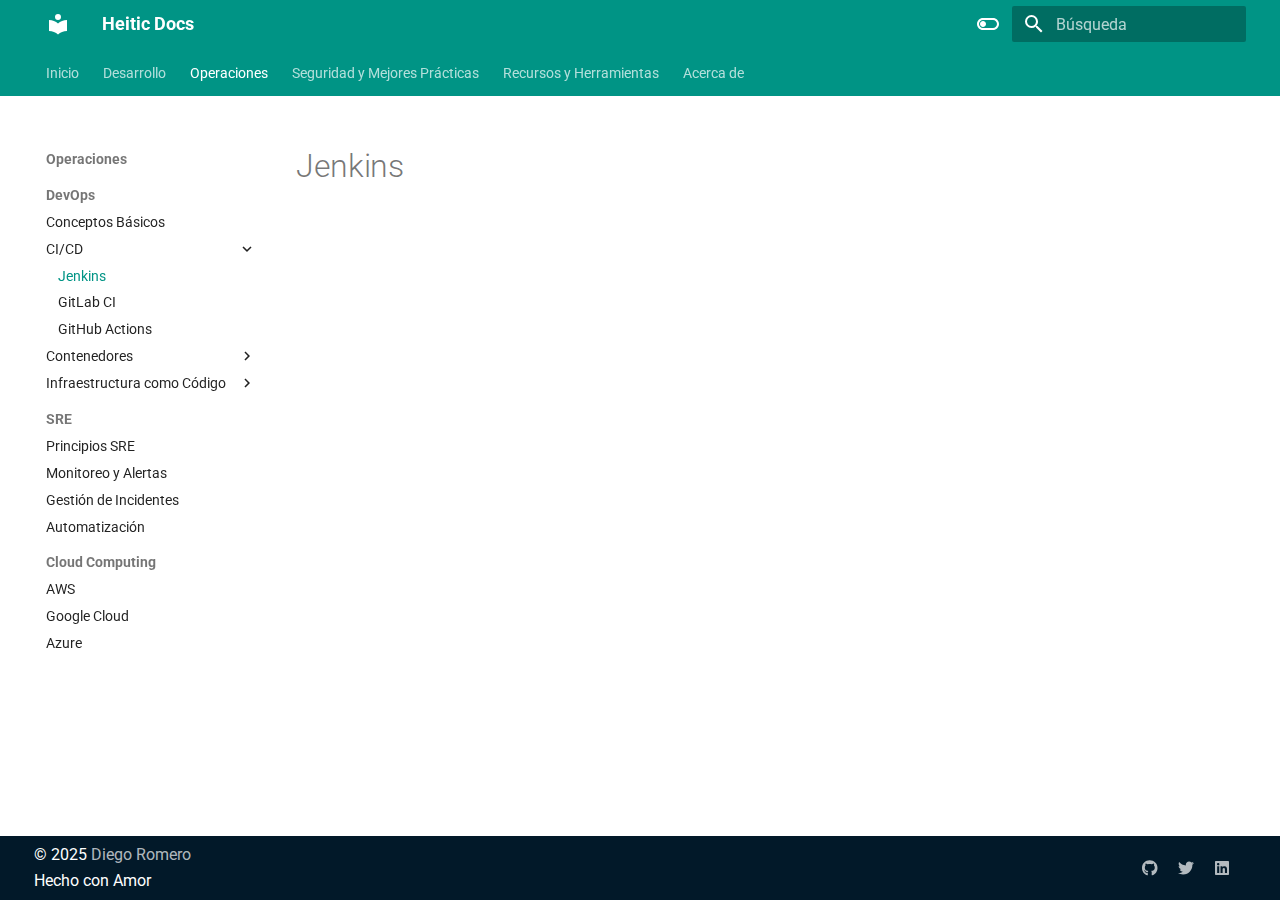
<file: devops/cicd/jenkins/index.html>
<!doctype html>
<html lang="es" class="no-js">
  <head>
    
      <meta charset="utf-8">
      <meta name="viewport" content="width=device-width,initial-scale=1">
      
      
      
      
        <link rel="prev" href="../../conceptos-basicos/">
      
      
        <link rel="next" href="../../contenedores/docker-install/">
      
      
      <link rel="icon" href="../../../assets/images/favicon.png">
      <meta name="generator" content="mkdocs-1.6.1, mkdocs-material-9.5.47">
    
    
      
        <title>Jenkins - Heitic Docs</title>
      
    
    
      <link rel="stylesheet" href="../../../assets/stylesheets/main.6f8fc17f.min.css">
      
        
        <link rel="stylesheet" href="../../../assets/stylesheets/palette.06af60db.min.css">
      
      


    
    
      
    
    
      
        
        
        <link rel="preconnect" href="https://fonts.gstatic.com" crossorigin>
        <link rel="stylesheet" href="https://fonts.googleapis.com/css?family=Roboto:300,300i,400,400i,700,700i%7CRoboto+Mono:400,400i,700,700i&display=fallback">
        <style>:root{--md-text-font:"Roboto";--md-code-font:"Roboto Mono"}</style>
      
    
    
      <link rel="stylesheet" href="https://cdnjs.cloudflare.com/ajax/libs/font-awesome/6.4.0/css/all.min.css">
    
      <link rel="stylesheet" href="../../../css/extra.css">
    
    <script>__md_scope=new URL("../../..",location),__md_hash=e=>[...e].reduce(((e,_)=>(e<<5)-e+_.charCodeAt(0)),0),__md_get=(e,_=localStorage,t=__md_scope)=>JSON.parse(_.getItem(t.pathname+"."+e)),__md_set=(e,_,t=localStorage,a=__md_scope)=>{try{t.setItem(a.pathname+"."+e,JSON.stringify(_))}catch(e){}}</script>
    
      

    
    
    
  </head>
  
  
    
    
      
    
    
    
    
    <body dir="ltr" data-md-color-scheme="default" data-md-color-primary="teal" data-md-color-accent="purple">
  
    
    <input class="md-toggle" data-md-toggle="drawer" type="checkbox" id="__drawer" autocomplete="off">
    <input class="md-toggle" data-md-toggle="search" type="checkbox" id="__search" autocomplete="off">
    <label class="md-overlay" for="__drawer"></label>
    <div data-md-component="skip">
      
    </div>
    <div data-md-component="announce">
      
    </div>
    
    
      

<header class="md-header" data-md-component="header">
  <nav class="md-header__inner md-grid" aria-label="Cabecera">
    <a href="../../.." title="Heitic Docs" class="md-header__button md-logo" aria-label="Heitic Docs" data-md-component="logo">
      
  
  <svg xmlns="http://www.w3.org/2000/svg" viewBox="0 0 24 24"><path d="M12 8a3 3 0 0 0 3-3 3 3 0 0 0-3-3 3 3 0 0 0-3 3 3 3 0 0 0 3 3m0 3.54C9.64 9.35 6.5 8 3 8v11c3.5 0 6.64 1.35 9 3.54 2.36-2.19 5.5-3.54 9-3.54V8c-3.5 0-6.64 1.35-9 3.54"/></svg>

    </a>
    <label class="md-header__button md-icon" for="__drawer">
      
      <svg xmlns="http://www.w3.org/2000/svg" viewBox="0 0 24 24"><path d="M3 6h18v2H3zm0 5h18v2H3zm0 5h18v2H3z"/></svg>
    </label>
    <div class="md-header__title" data-md-component="header-title">
      <div class="md-header__ellipsis">
        <div class="md-header__topic">
          <span class="md-ellipsis">
            Heitic Docs
          </span>
        </div>
        <div class="md-header__topic" data-md-component="header-topic">
          <span class="md-ellipsis">
            
              Jenkins
            
          </span>
        </div>
      </div>
    </div>
    
      
        <form class="md-header__option" data-md-component="palette">
  
    
    
    
    <input class="md-option" data-md-color-media="" data-md-color-scheme="default" data-md-color-primary="teal" data-md-color-accent="purple"  aria-label="Switch to dark mode"  type="radio" name="__palette" id="__palette_0">
    
      <label class="md-header__button md-icon" title="Switch to dark mode" for="__palette_1" hidden>
        <svg xmlns="http://www.w3.org/2000/svg" viewBox="0 0 24 24"><path d="M17 6H7c-3.31 0-6 2.69-6 6s2.69 6 6 6h10c3.31 0 6-2.69 6-6s-2.69-6-6-6m0 10H7c-2.21 0-4-1.79-4-4s1.79-4 4-4h10c2.21 0 4 1.79 4 4s-1.79 4-4 4M7 9c-1.66 0-3 1.34-3 3s1.34 3 3 3 3-1.34 3-3-1.34-3-3-3"/></svg>
      </label>
    
  
    
    
    
    <input class="md-option" data-md-color-media="" data-md-color-scheme="slate" data-md-color-primary="teal" data-md-color-accent="lime"  aria-label="Switch to light mode"  type="radio" name="__palette" id="__palette_1">
    
      <label class="md-header__button md-icon" title="Switch to light mode" for="__palette_0" hidden>
        <svg xmlns="http://www.w3.org/2000/svg" viewBox="0 0 24 24"><path d="M17 7H7a5 5 0 0 0-5 5 5 5 0 0 0 5 5h10a5 5 0 0 0 5-5 5 5 0 0 0-5-5m0 8a3 3 0 0 1-3-3 3 3 0 0 1 3-3 3 3 0 0 1 3 3 3 3 0 0 1-3 3"/></svg>
      </label>
    
  
</form>
      
    
    
      <script>var palette=__md_get("__palette");if(palette&&palette.color){if("(prefers-color-scheme)"===palette.color.media){var media=matchMedia("(prefers-color-scheme: light)"),input=document.querySelector(media.matches?"[data-md-color-media='(prefers-color-scheme: light)']":"[data-md-color-media='(prefers-color-scheme: dark)']");palette.color.media=input.getAttribute("data-md-color-media"),palette.color.scheme=input.getAttribute("data-md-color-scheme"),palette.color.primary=input.getAttribute("data-md-color-primary"),palette.color.accent=input.getAttribute("data-md-color-accent")}for(var[key,value]of Object.entries(palette.color))document.body.setAttribute("data-md-color-"+key,value)}</script>
    
    
    
      <label class="md-header__button md-icon" for="__search">
        
        <svg xmlns="http://www.w3.org/2000/svg" viewBox="0 0 24 24"><path d="M9.5 3A6.5 6.5 0 0 1 16 9.5c0 1.61-.59 3.09-1.56 4.23l.27.27h.79l5 5-1.5 1.5-5-5v-.79l-.27-.27A6.52 6.52 0 0 1 9.5 16 6.5 6.5 0 0 1 3 9.5 6.5 6.5 0 0 1 9.5 3m0 2C7 5 5 7 5 9.5S7 14 9.5 14 14 12 14 9.5 12 5 9.5 5"/></svg>
      </label>
      <div class="md-search" data-md-component="search" role="dialog">
  <label class="md-search__overlay" for="__search"></label>
  <div class="md-search__inner" role="search">
    <form class="md-search__form" name="search">
      <input type="text" class="md-search__input" name="query" aria-label="Búsqueda" placeholder="Búsqueda" autocapitalize="off" autocorrect="off" autocomplete="off" spellcheck="false" data-md-component="search-query" required>
      <label class="md-search__icon md-icon" for="__search">
        
        <svg xmlns="http://www.w3.org/2000/svg" viewBox="0 0 24 24"><path d="M9.5 3A6.5 6.5 0 0 1 16 9.5c0 1.61-.59 3.09-1.56 4.23l.27.27h.79l5 5-1.5 1.5-5-5v-.79l-.27-.27A6.52 6.52 0 0 1 9.5 16 6.5 6.5 0 0 1 3 9.5 6.5 6.5 0 0 1 9.5 3m0 2C7 5 5 7 5 9.5S7 14 9.5 14 14 12 14 9.5 12 5 9.5 5"/></svg>
        
        <svg xmlns="http://www.w3.org/2000/svg" viewBox="0 0 24 24"><path d="M20 11v2H8l5.5 5.5-1.42 1.42L4.16 12l7.92-7.92L13.5 5.5 8 11z"/></svg>
      </label>
      <nav class="md-search__options" aria-label="Buscar">
        
        <button type="reset" class="md-search__icon md-icon" title="Limpiar" aria-label="Limpiar" tabindex="-1">
          
          <svg xmlns="http://www.w3.org/2000/svg" viewBox="0 0 24 24"><path d="M19 6.41 17.59 5 12 10.59 6.41 5 5 6.41 10.59 12 5 17.59 6.41 19 12 13.41 17.59 19 19 17.59 13.41 12z"/></svg>
        </button>
      </nav>
      
        <div class="md-search__suggest" data-md-component="search-suggest"></div>
      
    </form>
    <div class="md-search__output">
      <div class="md-search__scrollwrap" tabindex="0" data-md-scrollfix>
        <div class="md-search-result" data-md-component="search-result">
          <div class="md-search-result__meta">
            Inicializando búsqueda
          </div>
          <ol class="md-search-result__list" role="presentation"></ol>
        </div>
      </div>
    </div>
  </div>
</div>
    
    
  </nav>
  
</header>
    
    <div class="md-container" data-md-component="container">
      
      
        
          
            
<nav class="md-tabs" aria-label="Pestañas" data-md-component="tabs">
  <div class="md-grid">
    <ul class="md-tabs__list">
      
        
  
  
  
    <li class="md-tabs__item">
      <a href="../../.." class="md-tabs__link">
        
  
    
  
  Inicio

      </a>
    </li>
  

      
        
  
  
  
    
    
      
  
  
  
    
    
      
  
  
  
    
    
      <li class="md-tabs__item">
        <a href="../../../lenguajes/python/introduccion/" class="md-tabs__link">
          
  
  Desarrollo

        </a>
      </li>
    
  

    
  

    
  

      
        
  
  
    
  
  
    
    
      
  
  
    
  
  
    
    
      <li class="md-tabs__item md-tabs__item--active">
        <a href="../../conceptos-basicos/" class="md-tabs__link">
          
  
  Operaciones

        </a>
      </li>
    
  

    
  

      
        
  
  
  
    
    
      
  
  
  
    
    
      <li class="md-tabs__item">
        <a href="../../../seguridad/principios-basicos/" class="md-tabs__link">
          
  
  Seguridad y Mejores Prácticas

        </a>
      </li>
    
  

    
  

      
        
  
  
  
    
    
      
  
  
  
    
    
      <li class="md-tabs__item">
        <a href="../../../herramientas/git/" class="md-tabs__link">
          
  
  Recursos y Herramientas

        </a>
      </li>
    
  

    
  

      
        
  
  
  
    <li class="md-tabs__item">
      <a href="../../../about/" class="md-tabs__link">
        
  
    
  
  Acerca de

      </a>
    </li>
  

      
    </ul>
  </div>
</nav>
          
        
      
      <main class="md-main" data-md-component="main">
        <div class="md-main__inner md-grid">
          
            
              
              <div class="md-sidebar md-sidebar--primary" data-md-component="sidebar" data-md-type="navigation" >
                <div class="md-sidebar__scrollwrap">
                  <div class="md-sidebar__inner">
                    


  


  

<nav class="md-nav md-nav--primary md-nav--lifted md-nav--integrated" aria-label="Navegación" data-md-level="0">
  <label class="md-nav__title" for="__drawer">
    <a href="../../.." title="Heitic Docs" class="md-nav__button md-logo" aria-label="Heitic Docs" data-md-component="logo">
      
  
  <svg xmlns="http://www.w3.org/2000/svg" viewBox="0 0 24 24"><path d="M12 8a3 3 0 0 0 3-3 3 3 0 0 0-3-3 3 3 0 0 0-3 3 3 3 0 0 0 3 3m0 3.54C9.64 9.35 6.5 8 3 8v11c3.5 0 6.64 1.35 9 3.54 2.36-2.19 5.5-3.54 9-3.54V8c-3.5 0-6.64 1.35-9 3.54"/></svg>

    </a>
    Heitic Docs
  </label>
  
  <ul class="md-nav__list" data-md-scrollfix>
    
      
      
  
  
  
  
    <li class="md-nav__item">
      <a href="../../.." class="md-nav__link">
        
  
  <span class="md-ellipsis">
    Inicio
  </span>
  

      </a>
    </li>
  

    
      
      
  
  
  
  
    
    
    
      
      
        
      
    
    
    <li class="md-nav__item md-nav__item--nested">
      
        
        
        <input class="md-nav__toggle md-toggle " type="checkbox" id="__nav_2" >
        
          
          <label class="md-nav__link" for="__nav_2" id="__nav_2_label" tabindex="0">
            
  
  <span class="md-ellipsis">
    Desarrollo
  </span>
  

            <span class="md-nav__icon md-icon"></span>
          </label>
        
        <nav class="md-nav" data-md-level="1" aria-labelledby="__nav_2_label" aria-expanded="false">
          <label class="md-nav__title" for="__nav_2">
            <span class="md-nav__icon md-icon"></span>
            Desarrollo
          </label>
          <ul class="md-nav__list" data-md-scrollfix>
            
              
                
  
  
  
  
    
    
    
      
      
        
      
    
    
    <li class="md-nav__item md-nav__item--nested">
      
        
        
        <input class="md-nav__toggle md-toggle " type="checkbox" id="__nav_2_1" >
        
          
          <label class="md-nav__link" for="__nav_2_1" id="__nav_2_1_label" tabindex="0">
            
  
  <span class="md-ellipsis">
    Lenguajes
  </span>
  

            <span class="md-nav__icon md-icon"></span>
          </label>
        
        <nav class="md-nav" data-md-level="2" aria-labelledby="__nav_2_1_label" aria-expanded="false">
          <label class="md-nav__title" for="__nav_2_1">
            <span class="md-nav__icon md-icon"></span>
            Lenguajes
          </label>
          <ul class="md-nav__list" data-md-scrollfix>
            
              
                
  
  
  
  
    
    
    
      
      
        
      
    
    
    <li class="md-nav__item md-nav__item--nested">
      
        
        
        <input class="md-nav__toggle md-toggle " type="checkbox" id="__nav_2_1_1" >
        
          
          <label class="md-nav__link" for="__nav_2_1_1" id="__nav_2_1_1_label" tabindex="0">
            
  
  <span class="md-ellipsis">
    Python
  </span>
  

            <span class="md-nav__icon md-icon"></span>
          </label>
        
        <nav class="md-nav" data-md-level="3" aria-labelledby="__nav_2_1_1_label" aria-expanded="false">
          <label class="md-nav__title" for="__nav_2_1_1">
            <span class="md-nav__icon md-icon"></span>
            Python
          </label>
          <ul class="md-nav__list" data-md-scrollfix>
            
              
                
  
  
  
  
    <li class="md-nav__item">
      <a href="../../../lenguajes/python/introduccion/" class="md-nav__link">
        
  
  <span class="md-ellipsis">
    Introducción
  </span>
  

      </a>
    </li>
  

              
            
              
                
  
  
  
  
    <li class="md-nav__item">
      <a href="../../../lenguajes/python/conceptos-basicos.md" class="md-nav__link">
        
  
  <span class="md-ellipsis">
    Conceptos Básicos
  </span>
  

      </a>
    </li>
  

              
            
              
                
  
  
  
  
    <li class="md-nav__item">
      <a href="../../../lenguajes/python/programacion-avanzada.md" class="md-nav__link">
        
  
  <span class="md-ellipsis">
    Programación Avanzada
  </span>
  

      </a>
    </li>
  

              
            
              
                
  
  
  
  
    <li class="md-nav__item">
      <a href="../../../lenguajes/python/bibliotecas-frameworks.md" class="md-nav__link">
        
  
  <span class="md-ellipsis">
    Bibliotecas y Frameworks
  </span>
  

      </a>
    </li>
  

              
            
              
                
  
  
  
  
    <li class="md-nav__item">
      <a href="../../../lenguajes/python/mejores-practicas.md" class="md-nav__link">
        
  
  <span class="md-ellipsis">
    Mejores Prácticas
  </span>
  

      </a>
    </li>
  

              
            
          </ul>
        </nav>
      
    </li>
  

              
            
              
                
  
  
  
  
    
    
    
      
      
        
      
    
    
    <li class="md-nav__item md-nav__item--nested">
      
        
        
        <input class="md-nav__toggle md-toggle " type="checkbox" id="__nav_2_1_2" >
        
          
          <label class="md-nav__link" for="__nav_2_1_2" id="__nav_2_1_2_label" tabindex="0">
            
  
  <span class="md-ellipsis">
    JavaScript
  </span>
  

            <span class="md-nav__icon md-icon"></span>
          </label>
        
        <nav class="md-nav" data-md-level="3" aria-labelledby="__nav_2_1_2_label" aria-expanded="false">
          <label class="md-nav__title" for="__nav_2_1_2">
            <span class="md-nav__icon md-icon"></span>
            JavaScript
          </label>
          <ul class="md-nav__list" data-md-scrollfix>
            
              
                
  
  
  
  
    <li class="md-nav__item">
      <a href="../../../lenguajes/javascript/fundamentos.md" class="md-nav__link">
        
  
  <span class="md-ellipsis">
    Fundamentos
  </span>
  

      </a>
    </li>
  

              
            
              
                
  
  
  
  
    <li class="md-nav__item">
      <a href="../../../lenguajes/javascript/es6-plus.md" class="md-nav__link">
        
  
  <span class="md-ellipsis">
    ES6+
  </span>
  

      </a>
    </li>
  

              
            
              
                
  
  
  
  
    <li class="md-nav__item">
      <a href="../../../lenguajes/javascript/nodejs.md" class="md-nav__link">
        
  
  <span class="md-ellipsis">
    Node.js
  </span>
  

      </a>
    </li>
  

              
            
              
                
  
  
  
  
    <li class="md-nav__item">
      <a href="../../../lenguajes/javascript/frameworks-frontend.md" class="md-nav__link">
        
  
  <span class="md-ellipsis">
    Frameworks Frontend
  </span>
  

      </a>
    </li>
  

              
            
          </ul>
        </nav>
      
    </li>
  

              
            
              
                
  
  
  
  
    
    
    
      
      
        
      
    
    
    <li class="md-nav__item md-nav__item--nested">
      
        
        
        <input class="md-nav__toggle md-toggle " type="checkbox" id="__nav_2_1_3" >
        
          
          <label class="md-nav__link" for="__nav_2_1_3" id="__nav_2_1_3_label" tabindex="0">
            
  
  <span class="md-ellipsis">
    Go
  </span>
  

            <span class="md-nav__icon md-icon"></span>
          </label>
        
        <nav class="md-nav" data-md-level="3" aria-labelledby="__nav_2_1_3_label" aria-expanded="false">
          <label class="md-nav__title" for="__nav_2_1_3">
            <span class="md-nav__icon md-icon"></span>
            Go
          </label>
          <ul class="md-nav__list" data-md-scrollfix>
            
              
                
  
  
  
  
    <li class="md-nav__item">
      <a href="../../../lenguajes/go/instalacion/" class="md-nav__link">
        
  
  <span class="md-ellipsis">
    Instalacion
  </span>
  

      </a>
    </li>
  

              
            
              
                
  
  
  
  
    <li class="md-nav__item">
      <a href="../../../lenguajes/go/frameworks/" class="md-nav__link">
        
  
  <span class="md-ellipsis">
    Frameworks
  </span>
  

      </a>
    </li>
  

              
            
              
                
  
  
  
  
    <li class="md-nav__item">
      <a href="../../../lenguajes/go/sintaxis-basica.md" class="md-nav__link">
        
  
  <span class="md-ellipsis">
    Sintaxis Básica
  </span>
  

      </a>
    </li>
  

              
            
              
                
  
  
  
  
    <li class="md-nav__item">
      <a href="../../../lenguajes/go/concurrencia.md" class="md-nav__link">
        
  
  <span class="md-ellipsis">
    Concurrencia
  </span>
  

      </a>
    </li>
  

              
            
              
                
  
  
  
  
    <li class="md-nav__item">
      <a href="../../../lenguajes/go/manejo-errores.md" class="md-nav__link">
        
  
  <span class="md-ellipsis">
    Manejo de Errores
  </span>
  

      </a>
    </li>
  

              
            
          </ul>
        </nav>
      
    </li>
  

              
            
              
                
  
  
  
  
    
    
    
      
      
        
      
    
    
    <li class="md-nav__item md-nav__item--nested">
      
        
        
        <input class="md-nav__toggle md-toggle " type="checkbox" id="__nav_2_1_4" >
        
          
          <label class="md-nav__link" for="__nav_2_1_4" id="__nav_2_1_4_label" tabindex="0">
            
  
  <span class="md-ellipsis">
    Kotlin
  </span>
  

            <span class="md-nav__icon md-icon"></span>
          </label>
        
        <nav class="md-nav" data-md-level="3" aria-labelledby="__nav_2_1_4_label" aria-expanded="false">
          <label class="md-nav__title" for="__nav_2_1_4">
            <span class="md-nav__icon md-icon"></span>
            Kotlin
          </label>
          <ul class="md-nav__list" data-md-scrollfix>
            
              
                
  
  
  
  
    <li class="md-nav__item">
      <a href="../../../lenguajes/kotlin/fundamentos.md" class="md-nav__link">
        
  
  <span class="md-ellipsis">
    Fundamentos
  </span>
  

      </a>
    </li>
  

              
            
              
                
  
  
  
  
    <li class="md-nav__item">
      <a href="../../../lenguajes/kotlin/android.md" class="md-nav__link">
        
  
  <span class="md-ellipsis">
    Programación Android
  </span>
  

      </a>
    </li>
  

              
            
              
                
  
  
  
  
    <li class="md-nav__item">
      <a href="../../../lenguajes/kotlin/coroutines.md" class="md-nav__link">
        
  
  <span class="md-ellipsis">
    Coroutines
  </span>
  

      </a>
    </li>
  

              
            
          </ul>
        </nav>
      
    </li>
  

              
            
          </ul>
        </nav>
      
    </li>
  

              
            
              
                
  
  
  
  
    
    
    
      
      
        
      
    
    
    <li class="md-nav__item md-nav__item--nested">
      
        
        
        <input class="md-nav__toggle md-toggle " type="checkbox" id="__nav_2_2" >
        
          
          <label class="md-nav__link" for="__nav_2_2" id="__nav_2_2_label" tabindex="0">
            
  
  <span class="md-ellipsis">
    Bases de Datos
  </span>
  

            <span class="md-nav__icon md-icon"></span>
          </label>
        
        <nav class="md-nav" data-md-level="2" aria-labelledby="__nav_2_2_label" aria-expanded="false">
          <label class="md-nav__title" for="__nav_2_2">
            <span class="md-nav__icon md-icon"></span>
            Bases de Datos
          </label>
          <ul class="md-nav__list" data-md-scrollfix>
            
              
                
  
  
  
  
    
    
    
      
      
        
      
    
    
    <li class="md-nav__item md-nav__item--nested">
      
        
        
        <input class="md-nav__toggle md-toggle " type="checkbox" id="__nav_2_2_1" >
        
          
          <label class="md-nav__link" for="__nav_2_2_1" id="__nav_2_2_1_label" tabindex="0">
            
  
  <span class="md-ellipsis">
    SQL
  </span>
  

            <span class="md-nav__icon md-icon"></span>
          </label>
        
        <nav class="md-nav" data-md-level="3" aria-labelledby="__nav_2_2_1_label" aria-expanded="false">
          <label class="md-nav__title" for="__nav_2_2_1">
            <span class="md-nav__icon md-icon"></span>
            SQL
          </label>
          <ul class="md-nav__list" data-md-scrollfix>
            
              
                
  
  
  
  
    <li class="md-nav__item">
      <a href="../../../bases-datos/sql/mysql.md" class="md-nav__link">
        
  
  <span class="md-ellipsis">
    MySQL
  </span>
  

      </a>
    </li>
  

              
            
              
                
  
  
  
  
    <li class="md-nav__item">
      <a href="../../../bases-datos/sql/postgresql.md" class="md-nav__link">
        
  
  <span class="md-ellipsis">
    PostgreSQL
  </span>
  

      </a>
    </li>
  

              
            
          </ul>
        </nav>
      
    </li>
  

              
            
              
                
  
  
  
  
    
    
    
      
      
        
      
    
    
    <li class="md-nav__item md-nav__item--nested">
      
        
        
        <input class="md-nav__toggle md-toggle " type="checkbox" id="__nav_2_2_2" >
        
          
          <label class="md-nav__link" for="__nav_2_2_2" id="__nav_2_2_2_label" tabindex="0">
            
  
  <span class="md-ellipsis">
    NoSQL
  </span>
  

            <span class="md-nav__icon md-icon"></span>
          </label>
        
        <nav class="md-nav" data-md-level="3" aria-labelledby="__nav_2_2_2_label" aria-expanded="false">
          <label class="md-nav__title" for="__nav_2_2_2">
            <span class="md-nav__icon md-icon"></span>
            NoSQL
          </label>
          <ul class="md-nav__list" data-md-scrollfix>
            
              
                
  
  
  
  
    <li class="md-nav__item">
      <a href="../../../bases-datos/nosql/mongodb.md" class="md-nav__link">
        
  
  <span class="md-ellipsis">
    MongoDB
  </span>
  

      </a>
    </li>
  

              
            
              
                
  
  
  
  
    <li class="md-nav__item">
      <a href="../../../bases-datos/nosql/redis.md" class="md-nav__link">
        
  
  <span class="md-ellipsis">
    Redis
  </span>
  

      </a>
    </li>
  

              
            
          </ul>
        </nav>
      
    </li>
  

              
            
          </ul>
        </nav>
      
    </li>
  

              
            
          </ul>
        </nav>
      
    </li>
  

    
      
      
  
  
    
  
  
  
    
    
    
      
        
        
      
      
        
      
    
    
    <li class="md-nav__item md-nav__item--active md-nav__item--section md-nav__item--nested">
      
        
        
        <input class="md-nav__toggle md-toggle " type="checkbox" id="__nav_3" checked>
        
          
          <label class="md-nav__link" for="__nav_3" id="__nav_3_label" tabindex="">
            
  
  <span class="md-ellipsis">
    Operaciones
  </span>
  

            <span class="md-nav__icon md-icon"></span>
          </label>
        
        <nav class="md-nav" data-md-level="1" aria-labelledby="__nav_3_label" aria-expanded="true">
          <label class="md-nav__title" for="__nav_3">
            <span class="md-nav__icon md-icon"></span>
            Operaciones
          </label>
          <ul class="md-nav__list" data-md-scrollfix>
            
              
                
  
  
    
  
  
  
    
    
    
      
      
        
          
          
        
      
    
    
    <li class="md-nav__item md-nav__item--active md-nav__item--section md-nav__item--nested">
      
        
        
        <input class="md-nav__toggle md-toggle " type="checkbox" id="__nav_3_1" checked>
        
          
          <label class="md-nav__link" for="__nav_3_1" id="__nav_3_1_label" tabindex="">
            
  
  <span class="md-ellipsis">
    DevOps
  </span>
  

            <span class="md-nav__icon md-icon"></span>
          </label>
        
        <nav class="md-nav" data-md-level="2" aria-labelledby="__nav_3_1_label" aria-expanded="true">
          <label class="md-nav__title" for="__nav_3_1">
            <span class="md-nav__icon md-icon"></span>
            DevOps
          </label>
          <ul class="md-nav__list" data-md-scrollfix>
            
              
                
  
  
  
  
    <li class="md-nav__item">
      <a href="../../conceptos-basicos/" class="md-nav__link">
        
  
  <span class="md-ellipsis">
    Conceptos Básicos
  </span>
  

      </a>
    </li>
  

              
            
              
                
  
  
    
  
  
  
    
    
    
      
      
        
      
    
    
    <li class="md-nav__item md-nav__item--active md-nav__item--nested">
      
        
        
        <input class="md-nav__toggle md-toggle " type="checkbox" id="__nav_3_1_2" checked>
        
          
          <label class="md-nav__link" for="__nav_3_1_2" id="__nav_3_1_2_label" tabindex="0">
            
  
  <span class="md-ellipsis">
    CI/CD
  </span>
  

            <span class="md-nav__icon md-icon"></span>
          </label>
        
        <nav class="md-nav" data-md-level="3" aria-labelledby="__nav_3_1_2_label" aria-expanded="true">
          <label class="md-nav__title" for="__nav_3_1_2">
            <span class="md-nav__icon md-icon"></span>
            CI/CD
          </label>
          <ul class="md-nav__list" data-md-scrollfix>
            
              
                
  
  
    
  
  
  
    <li class="md-nav__item md-nav__item--active">
      
      <input class="md-nav__toggle md-toggle" type="checkbox" id="__toc">
      
      
      
      <a href="./" class="md-nav__link md-nav__link--active">
        
  
  <span class="md-ellipsis">
    Jenkins
  </span>
  

      </a>
      
    </li>
  

              
            
              
                
  
  
  
  
    <li class="md-nav__item">
      <a href="../gitlab-ci.md" class="md-nav__link">
        
  
  <span class="md-ellipsis">
    GitLab CI
  </span>
  

      </a>
    </li>
  

              
            
              
                
  
  
  
  
    <li class="md-nav__item">
      <a href="../github-actions.md" class="md-nav__link">
        
  
  <span class="md-ellipsis">
    GitHub Actions
  </span>
  

      </a>
    </li>
  

              
            
          </ul>
        </nav>
      
    </li>
  

              
            
              
                
  
  
  
  
    
    
    
      
      
        
      
    
    
    <li class="md-nav__item md-nav__item--nested">
      
        
        
        <input class="md-nav__toggle md-toggle " type="checkbox" id="__nav_3_1_3" >
        
          
          <label class="md-nav__link" for="__nav_3_1_3" id="__nav_3_1_3_label" tabindex="0">
            
  
  <span class="md-ellipsis">
    Contenedores
  </span>
  

            <span class="md-nav__icon md-icon"></span>
          </label>
        
        <nav class="md-nav" data-md-level="3" aria-labelledby="__nav_3_1_3_label" aria-expanded="false">
          <label class="md-nav__title" for="__nav_3_1_3">
            <span class="md-nav__icon md-icon"></span>
            Contenedores
          </label>
          <ul class="md-nav__list" data-md-scrollfix>
            
              
                
  
  
  
  
    
    
    
      
      
        
      
    
    
    <li class="md-nav__item md-nav__item--nested">
      
        
        
        <input class="md-nav__toggle md-toggle " type="checkbox" id="__nav_3_1_3_1" >
        
          
          <label class="md-nav__link" for="__nav_3_1_3_1" id="__nav_3_1_3_1_label" tabindex="0">
            
  
  <span class="md-ellipsis">
    Docker
  </span>
  

            <span class="md-nav__icon md-icon"></span>
          </label>
        
        <nav class="md-nav" data-md-level="4" aria-labelledby="__nav_3_1_3_1_label" aria-expanded="false">
          <label class="md-nav__title" for="__nav_3_1_3_1">
            <span class="md-nav__icon md-icon"></span>
            Docker
          </label>
          <ul class="md-nav__list" data-md-scrollfix>
            
              
                
  
  
  
  
    <li class="md-nav__item">
      <a href="../../contenedores/docker-install/" class="md-nav__link">
        
  
  <span class="md-ellipsis">
    Instalacion
  </span>
  

      </a>
    </li>
  

              
            
              
                
  
  
  
  
    <li class="md-nav__item">
      <a href="../../contenedores/docker/" class="md-nav__link">
        
  
  <span class="md-ellipsis">
    Configuración
  </span>
  

      </a>
    </li>
  

              
            
          </ul>
        </nav>
      
    </li>
  

              
            
              
                
  
  
  
  
    <li class="md-nav__item">
      <a href="../../contenedores/kubernetes.md" class="md-nav__link">
        
  
  <span class="md-ellipsis">
    Kubernetes
  </span>
  

      </a>
    </li>
  

              
            
          </ul>
        </nav>
      
    </li>
  

              
            
              
                
  
  
  
  
    
    
    
      
      
        
      
    
    
    <li class="md-nav__item md-nav__item--nested">
      
        
        
        <input class="md-nav__toggle md-toggle " type="checkbox" id="__nav_3_1_4" >
        
          
          <label class="md-nav__link" for="__nav_3_1_4" id="__nav_3_1_4_label" tabindex="0">
            
  
  <span class="md-ellipsis">
    Infraestructura como Código
  </span>
  

            <span class="md-nav__icon md-icon"></span>
          </label>
        
        <nav class="md-nav" data-md-level="3" aria-labelledby="__nav_3_1_4_label" aria-expanded="false">
          <label class="md-nav__title" for="__nav_3_1_4">
            <span class="md-nav__icon md-icon"></span>
            Infraestructura como Código
          </label>
          <ul class="md-nav__list" data-md-scrollfix>
            
              
                
  
  
  
  
    <li class="md-nav__item">
      <a href="../../iac/terraform.md" class="md-nav__link">
        
  
  <span class="md-ellipsis">
    Terraform
  </span>
  

      </a>
    </li>
  

              
            
              
                
  
  
  
  
    <li class="md-nav__item">
      <a href="../../iac/ansible.md" class="md-nav__link">
        
  
  <span class="md-ellipsis">
    Ansible
  </span>
  

      </a>
    </li>
  

              
            
          </ul>
        </nav>
      
    </li>
  

              
            
          </ul>
        </nav>
      
    </li>
  

              
            
              
                
  
  
  
  
    
    
    
      
      
        
          
          
        
      
    
    
    <li class="md-nav__item md-nav__item--section md-nav__item--nested">
      
        
        
        <input class="md-nav__toggle md-toggle " type="checkbox" id="__nav_3_2" >
        
          
          <label class="md-nav__link" for="__nav_3_2" id="__nav_3_2_label" tabindex="">
            
  
  <span class="md-ellipsis">
    SRE
  </span>
  

            <span class="md-nav__icon md-icon"></span>
          </label>
        
        <nav class="md-nav" data-md-level="2" aria-labelledby="__nav_3_2_label" aria-expanded="false">
          <label class="md-nav__title" for="__nav_3_2">
            <span class="md-nav__icon md-icon"></span>
            SRE
          </label>
          <ul class="md-nav__list" data-md-scrollfix>
            
              
                
  
  
  
  
    <li class="md-nav__item">
      <a href="../../../sre/principios.md" class="md-nav__link">
        
  
  <span class="md-ellipsis">
    Principios SRE
  </span>
  

      </a>
    </li>
  

              
            
              
                
  
  
  
  
    <li class="md-nav__item">
      <a href="../../../sre/monitoreo-alertas.md" class="md-nav__link">
        
  
  <span class="md-ellipsis">
    Monitoreo y Alertas
  </span>
  

      </a>
    </li>
  

              
            
              
                
  
  
  
  
    <li class="md-nav__item">
      <a href="../../../sre/gestion-incidentes.md" class="md-nav__link">
        
  
  <span class="md-ellipsis">
    Gestión de Incidentes
  </span>
  

      </a>
    </li>
  

              
            
              
                
  
  
  
  
    <li class="md-nav__item">
      <a href="../../../sre/automatizacion.md" class="md-nav__link">
        
  
  <span class="md-ellipsis">
    Automatización
  </span>
  

      </a>
    </li>
  

              
            
          </ul>
        </nav>
      
    </li>
  

              
            
              
                
  
  
  
  
    
    
    
      
      
        
          
          
        
      
    
    
    <li class="md-nav__item md-nav__item--section md-nav__item--nested">
      
        
        
        <input class="md-nav__toggle md-toggle " type="checkbox" id="__nav_3_3" >
        
          
          <label class="md-nav__link" for="__nav_3_3" id="__nav_3_3_label" tabindex="">
            
  
  <span class="md-ellipsis">
    Cloud Computing
  </span>
  

            <span class="md-nav__icon md-icon"></span>
          </label>
        
        <nav class="md-nav" data-md-level="2" aria-labelledby="__nav_3_3_label" aria-expanded="false">
          <label class="md-nav__title" for="__nav_3_3">
            <span class="md-nav__icon md-icon"></span>
            Cloud Computing
          </label>
          <ul class="md-nav__list" data-md-scrollfix>
            
              
                
  
  
  
  
    <li class="md-nav__item">
      <a href="../../../cloud/aws.md" class="md-nav__link">
        
  
  <span class="md-ellipsis">
    AWS
  </span>
  

      </a>
    </li>
  

              
            
              
                
  
  
  
  
    <li class="md-nav__item">
      <a href="../../../cloud/gcp.md" class="md-nav__link">
        
  
  <span class="md-ellipsis">
    Google Cloud
  </span>
  

      </a>
    </li>
  

              
            
              
                
  
  
  
  
    <li class="md-nav__item">
      <a href="../../../cloud/azure.md" class="md-nav__link">
        
  
  <span class="md-ellipsis">
    Azure
  </span>
  

      </a>
    </li>
  

              
            
          </ul>
        </nav>
      
    </li>
  

              
            
          </ul>
        </nav>
      
    </li>
  

    
      
      
  
  
  
  
    
    
    
      
      
        
      
    
    
    <li class="md-nav__item md-nav__item--nested">
      
        
        
        <input class="md-nav__toggle md-toggle " type="checkbox" id="__nav_4" >
        
          
          <label class="md-nav__link" for="__nav_4" id="__nav_4_label" tabindex="0">
            
  
  <span class="md-ellipsis">
    Seguridad y Mejores Prácticas
  </span>
  

            <span class="md-nav__icon md-icon"></span>
          </label>
        
        <nav class="md-nav" data-md-level="1" aria-labelledby="__nav_4_label" aria-expanded="false">
          <label class="md-nav__title" for="__nav_4">
            <span class="md-nav__icon md-icon"></span>
            Seguridad y Mejores Prácticas
          </label>
          <ul class="md-nav__list" data-md-scrollfix>
            
              
                
  
  
  
  
    
    
    
      
      
        
      
    
    
    <li class="md-nav__item md-nav__item--nested">
      
        
        
        <input class="md-nav__toggle md-toggle " type="checkbox" id="__nav_4_1" >
        
          
          <label class="md-nav__link" for="__nav_4_1" id="__nav_4_1_label" tabindex="0">
            
  
  <span class="md-ellipsis">
    Seguridad
  </span>
  

            <span class="md-nav__icon md-icon"></span>
          </label>
        
        <nav class="md-nav" data-md-level="2" aria-labelledby="__nav_4_1_label" aria-expanded="false">
          <label class="md-nav__title" for="__nav_4_1">
            <span class="md-nav__icon md-icon"></span>
            Seguridad
          </label>
          <ul class="md-nav__list" data-md-scrollfix>
            
              
                
  
  
  
  
    <li class="md-nav__item">
      <a href="../../../seguridad/principios-basicos/" class="md-nav__link">
        
  
  <span class="md-ellipsis">
    Principios Básicos
  </span>
  

      </a>
    </li>
  

              
            
              
                
  
  
  
  
    <li class="md-nav__item">
      <a href="../../../seguridad/owasp-top-10.md" class="md-nav__link">
        
  
  <span class="md-ellipsis">
    OWASP Top 10
  </span>
  

      </a>
    </li>
  

              
            
              
                
  
  
  
  
    <li class="md-nav__item">
      <a href="../../../seguridad/seguridad-nube.md" class="md-nav__link">
        
  
  <span class="md-ellipsis">
    Seguridad en la Nube
  </span>
  

      </a>
    </li>
  

              
            
          </ul>
        </nav>
      
    </li>
  

              
            
              
                
  
  
  
  
    
    
    
      
      
        
      
    
    
    <li class="md-nav__item md-nav__item--nested">
      
        
        
        <input class="md-nav__toggle md-toggle " type="checkbox" id="__nav_4_2" >
        
          
          <label class="md-nav__link" for="__nav_4_2" id="__nav_4_2_label" tabindex="0">
            
  
  <span class="md-ellipsis">
    Metodologías
  </span>
  

            <span class="md-nav__icon md-icon"></span>
          </label>
        
        <nav class="md-nav" data-md-level="2" aria-labelledby="__nav_4_2_label" aria-expanded="false">
          <label class="md-nav__title" for="__nav_4_2">
            <span class="md-nav__icon md-icon"></span>
            Metodologías
          </label>
          <ul class="md-nav__list" data-md-scrollfix>
            
              
                
  
  
  
  
    <li class="md-nav__item">
      <a href="../../../metodologias/agile.md" class="md-nav__link">
        
  
  <span class="md-ellipsis">
    Agile
  </span>
  

      </a>
    </li>
  

              
            
              
                
  
  
  
  
    <li class="md-nav__item">
      <a href="../../../metodologias/scrum.md" class="md-nav__link">
        
  
  <span class="md-ellipsis">
    Scrum
  </span>
  

      </a>
    </li>
  

              
            
              
                
  
  
  
  
    <li class="md-nav__item">
      <a href="../../../metodologias/clean-code.md" class="md-nav__link">
        
  
  <span class="md-ellipsis">
    Clean Code
  </span>
  

      </a>
    </li>
  

              
            
              
                
  
  
  
  
    <li class="md-nav__item">
      <a href="../../../metodologias/patrones-diseno.md" class="md-nav__link">
        
  
  <span class="md-ellipsis">
    Patrones de Diseño
  </span>
  

      </a>
    </li>
  

              
            
          </ul>
        </nav>
      
    </li>
  

              
            
          </ul>
        </nav>
      
    </li>
  

    
      
      
  
  
  
  
    
    
    
      
      
        
      
    
    
    <li class="md-nav__item md-nav__item--nested">
      
        
        
        <input class="md-nav__toggle md-toggle " type="checkbox" id="__nav_5" >
        
          
          <label class="md-nav__link" for="__nav_5" id="__nav_5_label" tabindex="0">
            
  
  <span class="md-ellipsis">
    Recursos y Herramientas
  </span>
  

            <span class="md-nav__icon md-icon"></span>
          </label>
        
        <nav class="md-nav" data-md-level="1" aria-labelledby="__nav_5_label" aria-expanded="false">
          <label class="md-nav__title" for="__nav_5">
            <span class="md-nav__icon md-icon"></span>
            Recursos y Herramientas
          </label>
          <ul class="md-nav__list" data-md-scrollfix>
            
              
                
  
  
  
  
    
    
    
      
      
        
      
    
    
    <li class="md-nav__item md-nav__item--nested">
      
        
        
        <input class="md-nav__toggle md-toggle " type="checkbox" id="__nav_5_1" >
        
          
          <label class="md-nav__link" for="__nav_5_1" id="__nav_5_1_label" tabindex="0">
            
  
  <span class="md-ellipsis">
    Herramientas
  </span>
  

            <span class="md-nav__icon md-icon"></span>
          </label>
        
        <nav class="md-nav" data-md-level="2" aria-labelledby="__nav_5_1_label" aria-expanded="false">
          <label class="md-nav__title" for="__nav_5_1">
            <span class="md-nav__icon md-icon"></span>
            Herramientas
          </label>
          <ul class="md-nav__list" data-md-scrollfix>
            
              
                
  
  
  
  
    <li class="md-nav__item">
      <a href="../../../herramientas/git/" class="md-nav__link">
        
  
  <span class="md-ellipsis">
    Control de Versiones
  </span>
  

      </a>
    </li>
  

              
            
              
                
  
  
  
  
    <li class="md-nav__item">
      <a href="../../../herramientas/editores-ides.md" class="md-nav__link">
        
  
  <span class="md-ellipsis">
    Editores y IDEs
  </span>
  

      </a>
    </li>
  

              
            
              
                
  
  
  
  
    <li class="md-nav__item">
      <a href="../../../herramientas/productividad.md" class="md-nav__link">
        
  
  <span class="md-ellipsis">
    Herramientas de Productividad
  </span>
  

      </a>
    </li>
  

              
            
          </ul>
        </nav>
      
    </li>
  

              
            
              
                
  
  
  
  
    
    
    
      
      
        
      
    
    
    <li class="md-nav__item md-nav__item--nested">
      
        
        
        <input class="md-nav__toggle md-toggle " type="checkbox" id="__nav_5_2" >
        
          
          <label class="md-nav__link" for="__nav_5_2" id="__nav_5_2_label" tabindex="0">
            
  
  <span class="md-ellipsis">
    Recursos
  </span>
  

            <span class="md-nav__icon md-icon"></span>
          </label>
        
        <nav class="md-nav" data-md-level="2" aria-labelledby="__nav_5_2_label" aria-expanded="false">
          <label class="md-nav__title" for="__nav_5_2">
            <span class="md-nav__icon md-icon"></span>
            Recursos
          </label>
          <ul class="md-nav__list" data-md-scrollfix>
            
              
                
  
  
  
  
    <li class="md-nav__item">
      <a href="../../../recursos/libros.md" class="md-nav__link">
        
  
  <span class="md-ellipsis">
    Libros Recomendados
  </span>
  

      </a>
    </li>
  

              
            
              
                
  
  
  
  
    <li class="md-nav__item">
      <a href="../../../recursos/cursos-online.md" class="md-nav__link">
        
  
  <span class="md-ellipsis">
    Cursos Online
  </span>
  

      </a>
    </li>
  

              
            
              
                
  
  
  
  
    <li class="md-nav__item">
      <a href="../../../recursos/comunidades-foros.md" class="md-nav__link">
        
  
  <span class="md-ellipsis">
    Comunidades y Foros
  </span>
  

      </a>
    </li>
  

              
            
          </ul>
        </nav>
      
    </li>
  

              
            
          </ul>
        </nav>
      
    </li>
  

    
      
      
  
  
  
  
    <li class="md-nav__item">
      <a href="../../../about/" class="md-nav__link">
        
  
  <span class="md-ellipsis">
    Acerca de
  </span>
  

      </a>
    </li>
  

    
  </ul>
</nav>
                  </div>
                </div>
              </div>
            
            
          
          
            <div class="md-content" data-md-component="content">
              <article class="md-content__inner md-typeset">
                

                  


  <h1>Jenkins</h1>














                

              </article>
            </div>
          
          
  <script>var tabs=__md_get("__tabs");if(Array.isArray(tabs))e:for(var set of document.querySelectorAll(".tabbed-set")){var labels=set.querySelector(".tabbed-labels");for(var tab of tabs)for(var label of labels.getElementsByTagName("label"))if(label.innerText.trim()===tab){var input=document.getElementById(label.htmlFor);input.checked=!0;continue e}}</script>

<script>var target=document.getElementById(location.hash.slice(1));target&&target.name&&(target.checked=target.name.startsWith("__tabbed_"))</script>
        </div>
        
          <button type="button" class="md-top md-icon" data-md-component="top" hidden>
  
  <svg xmlns="http://www.w3.org/2000/svg" viewBox="0 0 24 24"><path d="M13 20h-2V8l-5.5 5.5-1.42-1.42L12 4.16l7.92 7.92-1.42 1.42L13 8z"/></svg>
  Volver al principio
</button>
        
      </main>
      
<footer class="md-footer">
  <div class="md-footer-meta md-typeset">
    <div class="md-footer-meta__inner md-grid">
      <div class="md-footer-copyright">
        
          <div class="md-footer-copyright__highlight">
            &copy; 2025 <a href="https://github.com/tuusuario" target="_blank" rel="noopener">Diego Romero</a>

          </div>
        
        <div class="md-footer-copyright__highlight">
          Hecho con Amor
        </div>
      </div>
      
        <div class="md-social">
  
    
    
    
    
      
      
    
    <a href="https://github.com/tuusuario" target="_blank" rel="noopener" title="github.com" class="md-social__link">
      <svg xmlns="http://www.w3.org/2000/svg" viewBox="0 0 496 512"><!--! Font Awesome Free 6.7.1 by @fontawesome - https://fontawesome.com License - https://fontawesome.com/license/free (Icons: CC BY 4.0, Fonts: SIL OFL 1.1, Code: MIT License) Copyright 2024 Fonticons, Inc.--><path d="M165.9 397.4c0 2-2.3 3.6-5.2 3.6-3.3.3-5.6-1.3-5.6-3.6 0-2 2.3-3.6 5.2-3.6 3-.3 5.6 1.3 5.6 3.6m-31.1-4.5c-.7 2 1.3 4.3 4.3 4.9 2.6 1 5.6 0 6.2-2s-1.3-4.3-4.3-5.2c-2.6-.7-5.5.3-6.2 2.3m44.2-1.7c-2.9.7-4.9 2.6-4.6 4.9.3 2 2.9 3.3 5.9 2.6 2.9-.7 4.9-2.6 4.6-4.6-.3-1.9-3-3.2-5.9-2.9M244.8 8C106.1 8 0 113.3 0 252c0 110.9 69.8 205.8 169.5 239.2 12.8 2.3 17.3-5.6 17.3-12.1 0-6.2-.3-40.4-.3-61.4 0 0-70 15-84.7-29.8 0 0-11.4-29.1-27.8-36.6 0 0-22.9-15.7 1.6-15.4 0 0 24.9 2 38.6 25.8 21.9 38.6 58.6 27.5 72.9 20.9 2.3-16 8.8-27.1 16-33.7-55.9-6.2-112.3-14.3-112.3-110.5 0-27.5 7.6-41.3 23.6-58.9-2.6-6.5-11.1-33.3 2.6-67.9 20.9-6.5 69 27 69 27 20-5.6 41.5-8.5 62.8-8.5s42.8 2.9 62.8 8.5c0 0 48.1-33.6 69-27 13.7 34.7 5.2 61.4 2.6 67.9 16 17.7 25.8 31.5 25.8 58.9 0 96.5-58.9 104.2-114.8 110.5 9.2 7.9 17 22.9 17 46.4 0 33.7-.3 75.4-.3 83.6 0 6.5 4.6 14.4 17.3 12.1C428.2 457.8 496 362.9 496 252 496 113.3 383.5 8 244.8 8M97.2 352.9c-1.3 1-1 3.3.7 5.2 1.6 1.6 3.9 2.3 5.2 1 1.3-1 1-3.3-.7-5.2-1.6-1.6-3.9-2.3-5.2-1m-10.8-8.1c-.7 1.3.3 2.9 2.3 3.9 1.6 1 3.6.7 4.3-.7.7-1.3-.3-2.9-2.3-3.9-2-.6-3.6-.3-4.3.7m32.4 35.6c-1.6 1.3-1 4.3 1.3 6.2 2.3 2.3 5.2 2.6 6.5 1 1.3-1.3.7-4.3-1.3-6.2-2.2-2.3-5.2-2.6-6.5-1m-11.4-14.7c-1.6 1-1.6 3.6 0 5.9s4.3 3.3 5.6 2.3c1.6-1.3 1.6-3.9 0-6.2-1.4-2.3-4-3.3-5.6-2"/></svg>
    </a>
  
    
    
    
    
      
      
    
    <a href="https://twitter.com/tuusuario" target="_blank" rel="noopener" title="twitter.com" class="md-social__link">
      <svg xmlns="http://www.w3.org/2000/svg" viewBox="0 0 512 512"><!--! Font Awesome Free 6.7.1 by @fontawesome - https://fontawesome.com License - https://fontawesome.com/license/free (Icons: CC BY 4.0, Fonts: SIL OFL 1.1, Code: MIT License) Copyright 2024 Fonticons, Inc.--><path d="M459.37 151.716c.325 4.548.325 9.097.325 13.645 0 138.72-105.583 298.558-298.558 298.558-59.452 0-114.68-17.219-161.137-47.106 8.447.974 16.568 1.299 25.34 1.299 49.055 0 94.213-16.568 130.274-44.832-46.132-.975-84.792-31.188-98.112-72.772 6.498.974 12.995 1.624 19.818 1.624 9.421 0 18.843-1.3 27.614-3.573-48.081-9.747-84.143-51.98-84.143-102.985v-1.299c13.969 7.797 30.214 12.67 47.431 13.319-28.264-18.843-46.781-51.005-46.781-87.391 0-19.492 5.197-37.36 14.294-52.954 51.655 63.675 129.3 105.258 216.365 109.807-1.624-7.797-2.599-15.918-2.599-24.04 0-57.828 46.782-104.934 104.934-104.934 30.213 0 57.502 12.67 76.67 33.137 23.715-4.548 46.456-13.32 66.599-25.34-7.798 24.366-24.366 44.833-46.132 57.827 21.117-2.273 41.584-8.122 60.426-16.243-14.292 20.791-32.161 39.308-52.628 54.253"/></svg>
    </a>
  
    
    
    
    
      
      
    
    <a href="https://linkedin.com/in/tuusuario" target="_blank" rel="noopener" title="linkedin.com" class="md-social__link">
      <svg xmlns="http://www.w3.org/2000/svg" viewBox="0 0 448 512"><!--! Font Awesome Free 6.7.1 by @fontawesome - https://fontawesome.com License - https://fontawesome.com/license/free (Icons: CC BY 4.0, Fonts: SIL OFL 1.1, Code: MIT License) Copyright 2024 Fonticons, Inc.--><path d="M416 32H31.9C14.3 32 0 46.5 0 64.3v383.4C0 465.5 14.3 480 31.9 480H416c17.6 0 32-14.5 32-32.3V64.3c0-17.8-14.4-32.3-32-32.3M135.4 416H69V202.2h66.5V416zm-33.2-243c-21.3 0-38.5-17.3-38.5-38.5S80.9 96 102.2 96c21.2 0 38.5 17.3 38.5 38.5 0 21.3-17.2 38.5-38.5 38.5m282.1 243h-66.4V312c0-24.8-.5-56.7-34.5-56.7-34.6 0-39.9 27-39.9 54.9V416h-66.4V202.2h63.7v29.2h.9c8.9-16.8 30.6-34.5 62.9-34.5 67.2 0 79.7 44.3 79.7 101.9z"/></svg>
    </a>
  
</div>
      
    </div>
  </div>
</footer>

    </div>
    <div class="md-dialog" data-md-component="dialog">
      <div class="md-dialog__inner md-typeset"></div>
    </div>
    
    
    <script id="__config" type="application/json">{"base": "../../..", "features": ["navigation.tabs", "navigation.sections", "toc.integrate", "navigation.top", "search.suggest", "search.highlight", "content.tabs.link", "content.code.annotation", "content.code.copy"], "search": "../../../assets/javascripts/workers/search.6ce7567c.min.js", "translations": {"clipboard.copied": "Copiado al portapapeles", "clipboard.copy": "Copiar al portapapeles", "search.result.more.one": "1 m\u00e1s en esta p\u00e1gina", "search.result.more.other": "# m\u00e1s en esta p\u00e1gina", "search.result.none": "No se encontraron documentos", "search.result.one": "1 documento encontrado", "search.result.other": "# documentos encontrados", "search.result.placeholder": "Teclee para comenzar b\u00fasqueda", "search.result.term.missing": "Falta", "select.version": "Seleccionar versi\u00f3n"}}</script>
    
    
      <script src="../../../assets/javascripts/bundle.83f73b43.min.js"></script>
      
    
  </body>
</html>
</file>
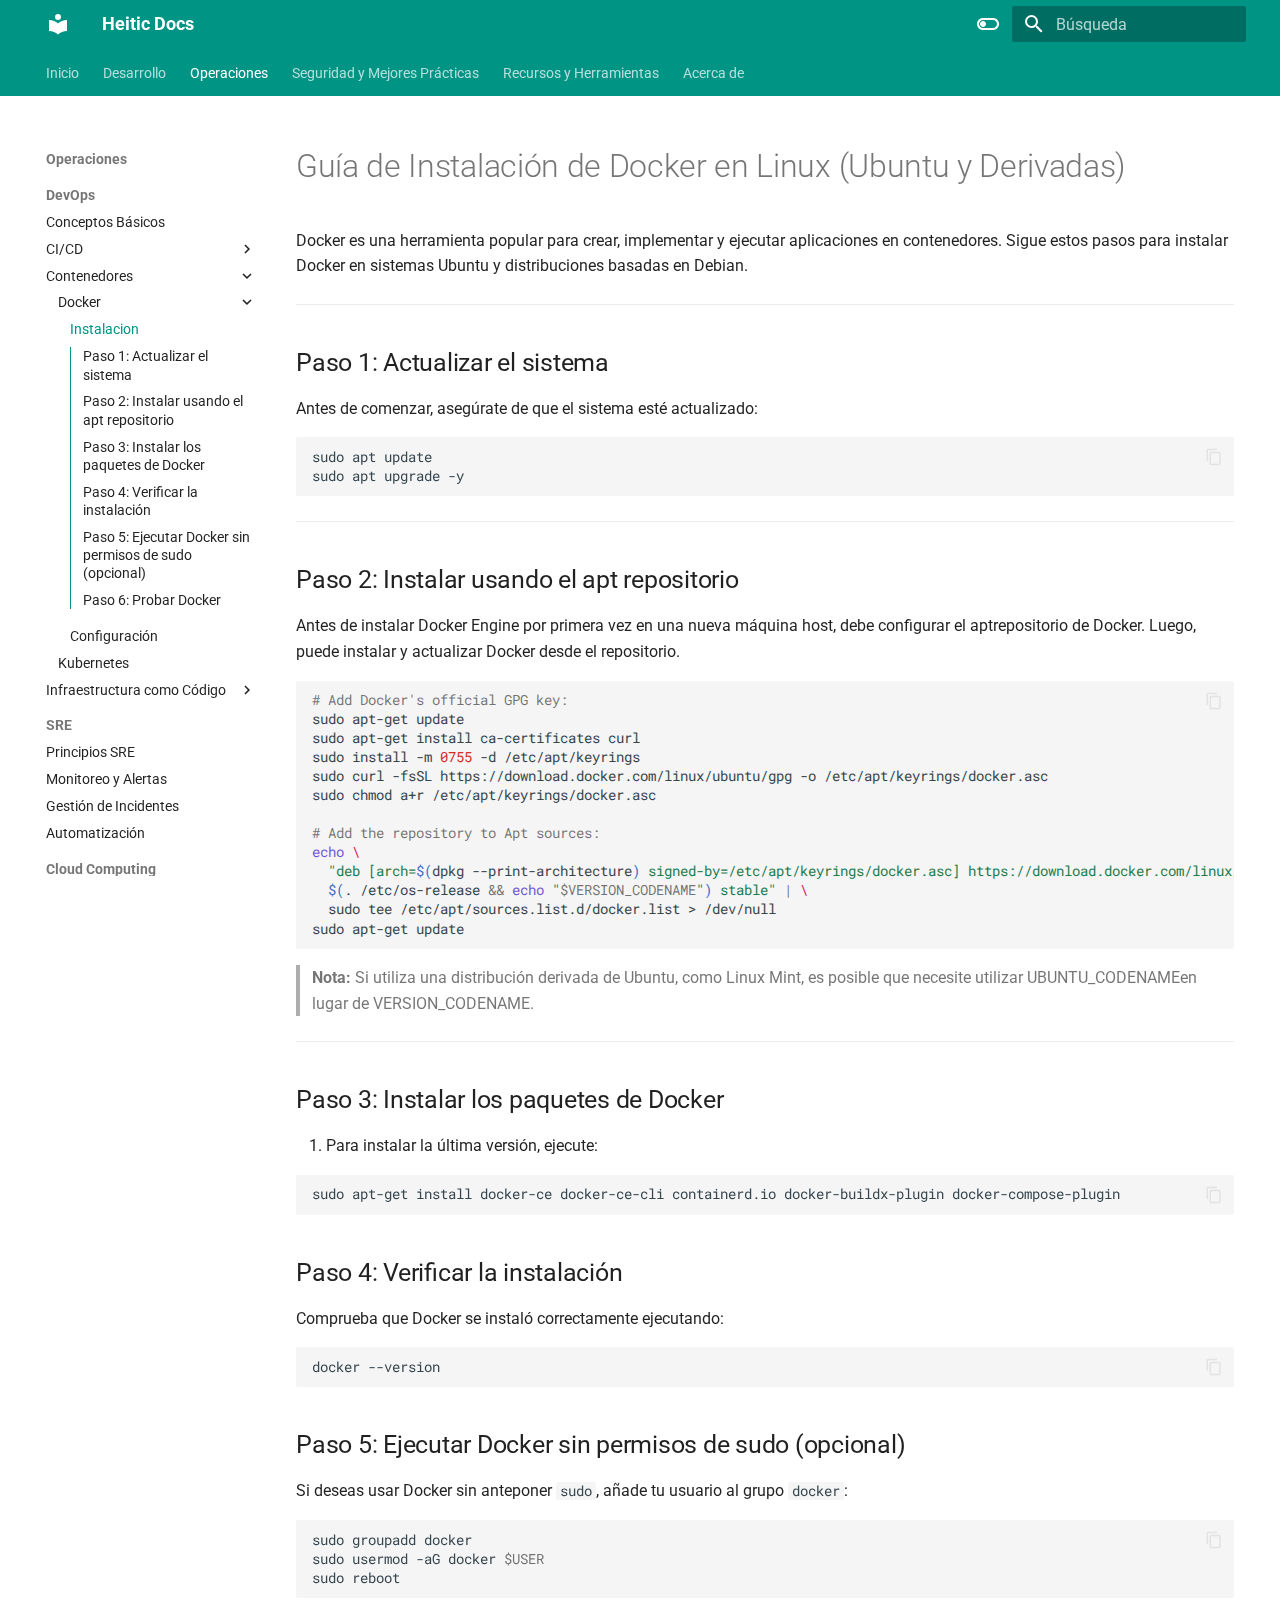
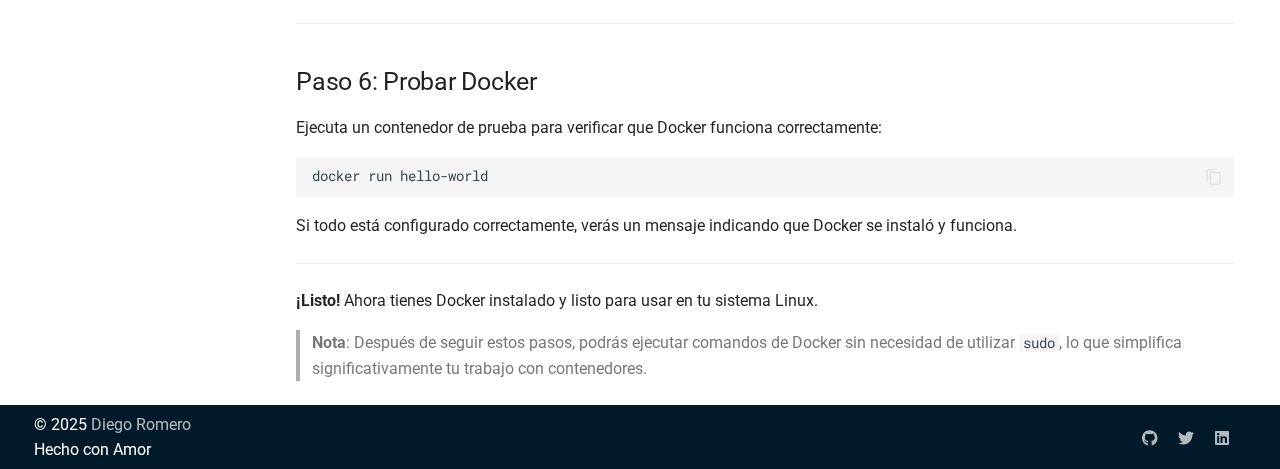
<file: devops/contenedores/docker-install/index.html>
<!doctype html>
<html lang="es" class="no-js">
  <head>
    
      <meta charset="utf-8">
      <meta name="viewport" content="width=device-width,initial-scale=1">
      
      
      
      
        <link rel="prev" href="../../cicd/jenkins/">
      
      
        <link rel="next" href="../docker/">
      
      
      <link rel="icon" href="../../../assets/images/favicon.png">
      <meta name="generator" content="mkdocs-1.6.1, mkdocs-material-9.5.47">
    
    
      
        <title>Instalacion - Heitic Docs</title>
      
    
    
      <link rel="stylesheet" href="../../../assets/stylesheets/main.6f8fc17f.min.css">
      
        
        <link rel="stylesheet" href="../../../assets/stylesheets/palette.06af60db.min.css">
      
      


    
    
      
    
    
      
        
        
        <link rel="preconnect" href="https://fonts.gstatic.com" crossorigin>
        <link rel="stylesheet" href="https://fonts.googleapis.com/css?family=Roboto:300,300i,400,400i,700,700i%7CRoboto+Mono:400,400i,700,700i&display=fallback">
        <style>:root{--md-text-font:"Roboto";--md-code-font:"Roboto Mono"}</style>
      
    
    
      <link rel="stylesheet" href="https://cdnjs.cloudflare.com/ajax/libs/font-awesome/6.4.0/css/all.min.css">
    
      <link rel="stylesheet" href="../../../css/extra.css">
    
    <script>__md_scope=new URL("../../..",location),__md_hash=e=>[...e].reduce(((e,_)=>(e<<5)-e+_.charCodeAt(0)),0),__md_get=(e,_=localStorage,t=__md_scope)=>JSON.parse(_.getItem(t.pathname+"."+e)),__md_set=(e,_,t=localStorage,a=__md_scope)=>{try{t.setItem(a.pathname+"."+e,JSON.stringify(_))}catch(e){}}</script>
    
      

    
    
    
  </head>
  
  
    
    
      
    
    
    
    
    <body dir="ltr" data-md-color-scheme="default" data-md-color-primary="teal" data-md-color-accent="purple">
  
    
    <input class="md-toggle" data-md-toggle="drawer" type="checkbox" id="__drawer" autocomplete="off">
    <input class="md-toggle" data-md-toggle="search" type="checkbox" id="__search" autocomplete="off">
    <label class="md-overlay" for="__drawer"></label>
    <div data-md-component="skip">
      
        
        <a href="#guia-de-instalacion-de-docker-en-linux-ubuntu-y-derivadas" class="md-skip">
          Saltar a contenido
        </a>
      
    </div>
    <div data-md-component="announce">
      
    </div>
    
    
      

<header class="md-header" data-md-component="header">
  <nav class="md-header__inner md-grid" aria-label="Cabecera">
    <a href="../../.." title="Heitic Docs" class="md-header__button md-logo" aria-label="Heitic Docs" data-md-component="logo">
      
  
  <svg xmlns="http://www.w3.org/2000/svg" viewBox="0 0 24 24"><path d="M12 8a3 3 0 0 0 3-3 3 3 0 0 0-3-3 3 3 0 0 0-3 3 3 3 0 0 0 3 3m0 3.54C9.64 9.35 6.5 8 3 8v11c3.5 0 6.64 1.35 9 3.54 2.36-2.19 5.5-3.54 9-3.54V8c-3.5 0-6.64 1.35-9 3.54"/></svg>

    </a>
    <label class="md-header__button md-icon" for="__drawer">
      
      <svg xmlns="http://www.w3.org/2000/svg" viewBox="0 0 24 24"><path d="M3 6h18v2H3zm0 5h18v2H3zm0 5h18v2H3z"/></svg>
    </label>
    <div class="md-header__title" data-md-component="header-title">
      <div class="md-header__ellipsis">
        <div class="md-header__topic">
          <span class="md-ellipsis">
            Heitic Docs
          </span>
        </div>
        <div class="md-header__topic" data-md-component="header-topic">
          <span class="md-ellipsis">
            
              Instalacion
            
          </span>
        </div>
      </div>
    </div>
    
      
        <form class="md-header__option" data-md-component="palette">
  
    
    
    
    <input class="md-option" data-md-color-media="" data-md-color-scheme="default" data-md-color-primary="teal" data-md-color-accent="purple"  aria-label="Switch to dark mode"  type="radio" name="__palette" id="__palette_0">
    
      <label class="md-header__button md-icon" title="Switch to dark mode" for="__palette_1" hidden>
        <svg xmlns="http://www.w3.org/2000/svg" viewBox="0 0 24 24"><path d="M17 6H7c-3.31 0-6 2.69-6 6s2.69 6 6 6h10c3.31 0 6-2.69 6-6s-2.69-6-6-6m0 10H7c-2.21 0-4-1.79-4-4s1.79-4 4-4h10c2.21 0 4 1.79 4 4s-1.79 4-4 4M7 9c-1.66 0-3 1.34-3 3s1.34 3 3 3 3-1.34 3-3-1.34-3-3-3"/></svg>
      </label>
    
  
    
    
    
    <input class="md-option" data-md-color-media="" data-md-color-scheme="slate" data-md-color-primary="teal" data-md-color-accent="lime"  aria-label="Switch to light mode"  type="radio" name="__palette" id="__palette_1">
    
      <label class="md-header__button md-icon" title="Switch to light mode" for="__palette_0" hidden>
        <svg xmlns="http://www.w3.org/2000/svg" viewBox="0 0 24 24"><path d="M17 7H7a5 5 0 0 0-5 5 5 5 0 0 0 5 5h10a5 5 0 0 0 5-5 5 5 0 0 0-5-5m0 8a3 3 0 0 1-3-3 3 3 0 0 1 3-3 3 3 0 0 1 3 3 3 3 0 0 1-3 3"/></svg>
      </label>
    
  
</form>
      
    
    
      <script>var palette=__md_get("__palette");if(palette&&palette.color){if("(prefers-color-scheme)"===palette.color.media){var media=matchMedia("(prefers-color-scheme: light)"),input=document.querySelector(media.matches?"[data-md-color-media='(prefers-color-scheme: light)']":"[data-md-color-media='(prefers-color-scheme: dark)']");palette.color.media=input.getAttribute("data-md-color-media"),palette.color.scheme=input.getAttribute("data-md-color-scheme"),palette.color.primary=input.getAttribute("data-md-color-primary"),palette.color.accent=input.getAttribute("data-md-color-accent")}for(var[key,value]of Object.entries(palette.color))document.body.setAttribute("data-md-color-"+key,value)}</script>
    
    
    
      <label class="md-header__button md-icon" for="__search">
        
        <svg xmlns="http://www.w3.org/2000/svg" viewBox="0 0 24 24"><path d="M9.5 3A6.5 6.5 0 0 1 16 9.5c0 1.61-.59 3.09-1.56 4.23l.27.27h.79l5 5-1.5 1.5-5-5v-.79l-.27-.27A6.52 6.52 0 0 1 9.5 16 6.5 6.5 0 0 1 3 9.5 6.5 6.5 0 0 1 9.5 3m0 2C7 5 5 7 5 9.5S7 14 9.5 14 14 12 14 9.5 12 5 9.5 5"/></svg>
      </label>
      <div class="md-search" data-md-component="search" role="dialog">
  <label class="md-search__overlay" for="__search"></label>
  <div class="md-search__inner" role="search">
    <form class="md-search__form" name="search">
      <input type="text" class="md-search__input" name="query" aria-label="Búsqueda" placeholder="Búsqueda" autocapitalize="off" autocorrect="off" autocomplete="off" spellcheck="false" data-md-component="search-query" required>
      <label class="md-search__icon md-icon" for="__search">
        
        <svg xmlns="http://www.w3.org/2000/svg" viewBox="0 0 24 24"><path d="M9.5 3A6.5 6.5 0 0 1 16 9.5c0 1.61-.59 3.09-1.56 4.23l.27.27h.79l5 5-1.5 1.5-5-5v-.79l-.27-.27A6.52 6.52 0 0 1 9.5 16 6.5 6.5 0 0 1 3 9.5 6.5 6.5 0 0 1 9.5 3m0 2C7 5 5 7 5 9.5S7 14 9.5 14 14 12 14 9.5 12 5 9.5 5"/></svg>
        
        <svg xmlns="http://www.w3.org/2000/svg" viewBox="0 0 24 24"><path d="M20 11v2H8l5.5 5.5-1.42 1.42L4.16 12l7.92-7.92L13.5 5.5 8 11z"/></svg>
      </label>
      <nav class="md-search__options" aria-label="Buscar">
        
        <button type="reset" class="md-search__icon md-icon" title="Limpiar" aria-label="Limpiar" tabindex="-1">
          
          <svg xmlns="http://www.w3.org/2000/svg" viewBox="0 0 24 24"><path d="M19 6.41 17.59 5 12 10.59 6.41 5 5 6.41 10.59 12 5 17.59 6.41 19 12 13.41 17.59 19 19 17.59 13.41 12z"/></svg>
        </button>
      </nav>
      
        <div class="md-search__suggest" data-md-component="search-suggest"></div>
      
    </form>
    <div class="md-search__output">
      <div class="md-search__scrollwrap" tabindex="0" data-md-scrollfix>
        <div class="md-search-result" data-md-component="search-result">
          <div class="md-search-result__meta">
            Inicializando búsqueda
          </div>
          <ol class="md-search-result__list" role="presentation"></ol>
        </div>
      </div>
    </div>
  </div>
</div>
    
    
  </nav>
  
</header>
    
    <div class="md-container" data-md-component="container">
      
      
        
          
            
<nav class="md-tabs" aria-label="Pestañas" data-md-component="tabs">
  <div class="md-grid">
    <ul class="md-tabs__list">
      
        
  
  
  
    <li class="md-tabs__item">
      <a href="../../.." class="md-tabs__link">
        
  
    
  
  Inicio

      </a>
    </li>
  

      
        
  
  
  
    
    
      
  
  
  
    
    
      
  
  
  
    
    
      <li class="md-tabs__item">
        <a href="../../../lenguajes/python/introduccion/" class="md-tabs__link">
          
  
  Desarrollo

        </a>
      </li>
    
  

    
  

    
  

      
        
  
  
    
  
  
    
    
      
  
  
    
  
  
    
    
      <li class="md-tabs__item md-tabs__item--active">
        <a href="../../conceptos-basicos/" class="md-tabs__link">
          
  
  Operaciones

        </a>
      </li>
    
  

    
  

      
        
  
  
  
    
    
      
  
  
  
    
    
      <li class="md-tabs__item">
        <a href="../../../seguridad/principios-basicos/" class="md-tabs__link">
          
  
  Seguridad y Mejores Prácticas

        </a>
      </li>
    
  

    
  

      
        
  
  
  
    
    
      
  
  
  
    
    
      <li class="md-tabs__item">
        <a href="../../../herramientas/git/" class="md-tabs__link">
          
  
  Recursos y Herramientas

        </a>
      </li>
    
  

    
  

      
        
  
  
  
    <li class="md-tabs__item">
      <a href="../../../about/" class="md-tabs__link">
        
  
    
  
  Acerca de

      </a>
    </li>
  

      
    </ul>
  </div>
</nav>
          
        
      
      <main class="md-main" data-md-component="main">
        <div class="md-main__inner md-grid">
          
            
              
              <div class="md-sidebar md-sidebar--primary" data-md-component="sidebar" data-md-type="navigation" >
                <div class="md-sidebar__scrollwrap">
                  <div class="md-sidebar__inner">
                    


  


  

<nav class="md-nav md-nav--primary md-nav--lifted md-nav--integrated" aria-label="Navegación" data-md-level="0">
  <label class="md-nav__title" for="__drawer">
    <a href="../../.." title="Heitic Docs" class="md-nav__button md-logo" aria-label="Heitic Docs" data-md-component="logo">
      
  
  <svg xmlns="http://www.w3.org/2000/svg" viewBox="0 0 24 24"><path d="M12 8a3 3 0 0 0 3-3 3 3 0 0 0-3-3 3 3 0 0 0-3 3 3 3 0 0 0 3 3m0 3.54C9.64 9.35 6.5 8 3 8v11c3.5 0 6.64 1.35 9 3.54 2.36-2.19 5.5-3.54 9-3.54V8c-3.5 0-6.64 1.35-9 3.54"/></svg>

    </a>
    Heitic Docs
  </label>
  
  <ul class="md-nav__list" data-md-scrollfix>
    
      
      
  
  
  
  
    <li class="md-nav__item">
      <a href="../../.." class="md-nav__link">
        
  
  <span class="md-ellipsis">
    Inicio
  </span>
  

      </a>
    </li>
  

    
      
      
  
  
  
  
    
    
    
      
      
        
      
    
    
    <li class="md-nav__item md-nav__item--nested">
      
        
        
        <input class="md-nav__toggle md-toggle " type="checkbox" id="__nav_2" >
        
          
          <label class="md-nav__link" for="__nav_2" id="__nav_2_label" tabindex="0">
            
  
  <span class="md-ellipsis">
    Desarrollo
  </span>
  

            <span class="md-nav__icon md-icon"></span>
          </label>
        
        <nav class="md-nav" data-md-level="1" aria-labelledby="__nav_2_label" aria-expanded="false">
          <label class="md-nav__title" for="__nav_2">
            <span class="md-nav__icon md-icon"></span>
            Desarrollo
          </label>
          <ul class="md-nav__list" data-md-scrollfix>
            
              
                
  
  
  
  
    
    
    
      
      
        
      
    
    
    <li class="md-nav__item md-nav__item--nested">
      
        
        
        <input class="md-nav__toggle md-toggle " type="checkbox" id="__nav_2_1" >
        
          
          <label class="md-nav__link" for="__nav_2_1" id="__nav_2_1_label" tabindex="0">
            
  
  <span class="md-ellipsis">
    Lenguajes
  </span>
  

            <span class="md-nav__icon md-icon"></span>
          </label>
        
        <nav class="md-nav" data-md-level="2" aria-labelledby="__nav_2_1_label" aria-expanded="false">
          <label class="md-nav__title" for="__nav_2_1">
            <span class="md-nav__icon md-icon"></span>
            Lenguajes
          </label>
          <ul class="md-nav__list" data-md-scrollfix>
            
              
                
  
  
  
  
    
    
    
      
      
        
      
    
    
    <li class="md-nav__item md-nav__item--nested">
      
        
        
        <input class="md-nav__toggle md-toggle " type="checkbox" id="__nav_2_1_1" >
        
          
          <label class="md-nav__link" for="__nav_2_1_1" id="__nav_2_1_1_label" tabindex="0">
            
  
  <span class="md-ellipsis">
    Python
  </span>
  

            <span class="md-nav__icon md-icon"></span>
          </label>
        
        <nav class="md-nav" data-md-level="3" aria-labelledby="__nav_2_1_1_label" aria-expanded="false">
          <label class="md-nav__title" for="__nav_2_1_1">
            <span class="md-nav__icon md-icon"></span>
            Python
          </label>
          <ul class="md-nav__list" data-md-scrollfix>
            
              
                
  
  
  
  
    <li class="md-nav__item">
      <a href="../../../lenguajes/python/introduccion/" class="md-nav__link">
        
  
  <span class="md-ellipsis">
    Introducción
  </span>
  

      </a>
    </li>
  

              
            
              
                
  
  
  
  
    <li class="md-nav__item">
      <a href="../../../lenguajes/python/conceptos-basicos.md" class="md-nav__link">
        
  
  <span class="md-ellipsis">
    Conceptos Básicos
  </span>
  

      </a>
    </li>
  

              
            
              
                
  
  
  
  
    <li class="md-nav__item">
      <a href="../../../lenguajes/python/programacion-avanzada.md" class="md-nav__link">
        
  
  <span class="md-ellipsis">
    Programación Avanzada
  </span>
  

      </a>
    </li>
  

              
            
              
                
  
  
  
  
    <li class="md-nav__item">
      <a href="../../../lenguajes/python/bibliotecas-frameworks.md" class="md-nav__link">
        
  
  <span class="md-ellipsis">
    Bibliotecas y Frameworks
  </span>
  

      </a>
    </li>
  

              
            
              
                
  
  
  
  
    <li class="md-nav__item">
      <a href="../../../lenguajes/python/mejores-practicas.md" class="md-nav__link">
        
  
  <span class="md-ellipsis">
    Mejores Prácticas
  </span>
  

      </a>
    </li>
  

              
            
          </ul>
        </nav>
      
    </li>
  

              
            
              
                
  
  
  
  
    
    
    
      
      
        
      
    
    
    <li class="md-nav__item md-nav__item--nested">
      
        
        
        <input class="md-nav__toggle md-toggle " type="checkbox" id="__nav_2_1_2" >
        
          
          <label class="md-nav__link" for="__nav_2_1_2" id="__nav_2_1_2_label" tabindex="0">
            
  
  <span class="md-ellipsis">
    JavaScript
  </span>
  

            <span class="md-nav__icon md-icon"></span>
          </label>
        
        <nav class="md-nav" data-md-level="3" aria-labelledby="__nav_2_1_2_label" aria-expanded="false">
          <label class="md-nav__title" for="__nav_2_1_2">
            <span class="md-nav__icon md-icon"></span>
            JavaScript
          </label>
          <ul class="md-nav__list" data-md-scrollfix>
            
              
                
  
  
  
  
    <li class="md-nav__item">
      <a href="../../../lenguajes/javascript/fundamentos.md" class="md-nav__link">
        
  
  <span class="md-ellipsis">
    Fundamentos
  </span>
  

      </a>
    </li>
  

              
            
              
                
  
  
  
  
    <li class="md-nav__item">
      <a href="../../../lenguajes/javascript/es6-plus.md" class="md-nav__link">
        
  
  <span class="md-ellipsis">
    ES6+
  </span>
  

      </a>
    </li>
  

              
            
              
                
  
  
  
  
    <li class="md-nav__item">
      <a href="../../../lenguajes/javascript/nodejs.md" class="md-nav__link">
        
  
  <span class="md-ellipsis">
    Node.js
  </span>
  

      </a>
    </li>
  

              
            
              
                
  
  
  
  
    <li class="md-nav__item">
      <a href="../../../lenguajes/javascript/frameworks-frontend.md" class="md-nav__link">
        
  
  <span class="md-ellipsis">
    Frameworks Frontend
  </span>
  

      </a>
    </li>
  

              
            
          </ul>
        </nav>
      
    </li>
  

              
            
              
                
  
  
  
  
    
    
    
      
      
        
      
    
    
    <li class="md-nav__item md-nav__item--nested">
      
        
        
        <input class="md-nav__toggle md-toggle " type="checkbox" id="__nav_2_1_3" >
        
          
          <label class="md-nav__link" for="__nav_2_1_3" id="__nav_2_1_3_label" tabindex="0">
            
  
  <span class="md-ellipsis">
    Go
  </span>
  

            <span class="md-nav__icon md-icon"></span>
          </label>
        
        <nav class="md-nav" data-md-level="3" aria-labelledby="__nav_2_1_3_label" aria-expanded="false">
          <label class="md-nav__title" for="__nav_2_1_3">
            <span class="md-nav__icon md-icon"></span>
            Go
          </label>
          <ul class="md-nav__list" data-md-scrollfix>
            
              
                
  
  
  
  
    <li class="md-nav__item">
      <a href="../../../lenguajes/go/instalacion/" class="md-nav__link">
        
  
  <span class="md-ellipsis">
    Instalacion
  </span>
  

      </a>
    </li>
  

              
            
              
                
  
  
  
  
    <li class="md-nav__item">
      <a href="../../../lenguajes/go/frameworks/" class="md-nav__link">
        
  
  <span class="md-ellipsis">
    Frameworks
  </span>
  

      </a>
    </li>
  

              
            
              
                
  
  
  
  
    <li class="md-nav__item">
      <a href="../../../lenguajes/go/sintaxis-basica.md" class="md-nav__link">
        
  
  <span class="md-ellipsis">
    Sintaxis Básica
  </span>
  

      </a>
    </li>
  

              
            
              
                
  
  
  
  
    <li class="md-nav__item">
      <a href="../../../lenguajes/go/concurrencia.md" class="md-nav__link">
        
  
  <span class="md-ellipsis">
    Concurrencia
  </span>
  

      </a>
    </li>
  

              
            
              
                
  
  
  
  
    <li class="md-nav__item">
      <a href="../../../lenguajes/go/manejo-errores.md" class="md-nav__link">
        
  
  <span class="md-ellipsis">
    Manejo de Errores
  </span>
  

      </a>
    </li>
  

              
            
          </ul>
        </nav>
      
    </li>
  

              
            
              
                
  
  
  
  
    
    
    
      
      
        
      
    
    
    <li class="md-nav__item md-nav__item--nested">
      
        
        
        <input class="md-nav__toggle md-toggle " type="checkbox" id="__nav_2_1_4" >
        
          
          <label class="md-nav__link" for="__nav_2_1_4" id="__nav_2_1_4_label" tabindex="0">
            
  
  <span class="md-ellipsis">
    Kotlin
  </span>
  

            <span class="md-nav__icon md-icon"></span>
          </label>
        
        <nav class="md-nav" data-md-level="3" aria-labelledby="__nav_2_1_4_label" aria-expanded="false">
          <label class="md-nav__title" for="__nav_2_1_4">
            <span class="md-nav__icon md-icon"></span>
            Kotlin
          </label>
          <ul class="md-nav__list" data-md-scrollfix>
            
              
                
  
  
  
  
    <li class="md-nav__item">
      <a href="../../../lenguajes/kotlin/fundamentos.md" class="md-nav__link">
        
  
  <span class="md-ellipsis">
    Fundamentos
  </span>
  

      </a>
    </li>
  

              
            
              
                
  
  
  
  
    <li class="md-nav__item">
      <a href="../../../lenguajes/kotlin/android.md" class="md-nav__link">
        
  
  <span class="md-ellipsis">
    Programación Android
  </span>
  

      </a>
    </li>
  

              
            
              
                
  
  
  
  
    <li class="md-nav__item">
      <a href="../../../lenguajes/kotlin/coroutines.md" class="md-nav__link">
        
  
  <span class="md-ellipsis">
    Coroutines
  </span>
  

      </a>
    </li>
  

              
            
          </ul>
        </nav>
      
    </li>
  

              
            
          </ul>
        </nav>
      
    </li>
  

              
            
              
                
  
  
  
  
    
    
    
      
      
        
      
    
    
    <li class="md-nav__item md-nav__item--nested">
      
        
        
        <input class="md-nav__toggle md-toggle " type="checkbox" id="__nav_2_2" >
        
          
          <label class="md-nav__link" for="__nav_2_2" id="__nav_2_2_label" tabindex="0">
            
  
  <span class="md-ellipsis">
    Bases de Datos
  </span>
  

            <span class="md-nav__icon md-icon"></span>
          </label>
        
        <nav class="md-nav" data-md-level="2" aria-labelledby="__nav_2_2_label" aria-expanded="false">
          <label class="md-nav__title" for="__nav_2_2">
            <span class="md-nav__icon md-icon"></span>
            Bases de Datos
          </label>
          <ul class="md-nav__list" data-md-scrollfix>
            
              
                
  
  
  
  
    
    
    
      
      
        
      
    
    
    <li class="md-nav__item md-nav__item--nested">
      
        
        
        <input class="md-nav__toggle md-toggle " type="checkbox" id="__nav_2_2_1" >
        
          
          <label class="md-nav__link" for="__nav_2_2_1" id="__nav_2_2_1_label" tabindex="0">
            
  
  <span class="md-ellipsis">
    SQL
  </span>
  

            <span class="md-nav__icon md-icon"></span>
          </label>
        
        <nav class="md-nav" data-md-level="3" aria-labelledby="__nav_2_2_1_label" aria-expanded="false">
          <label class="md-nav__title" for="__nav_2_2_1">
            <span class="md-nav__icon md-icon"></span>
            SQL
          </label>
          <ul class="md-nav__list" data-md-scrollfix>
            
              
                
  
  
  
  
    <li class="md-nav__item">
      <a href="../../../bases-datos/sql/mysql.md" class="md-nav__link">
        
  
  <span class="md-ellipsis">
    MySQL
  </span>
  

      </a>
    </li>
  

              
            
              
                
  
  
  
  
    <li class="md-nav__item">
      <a href="../../../bases-datos/sql/postgresql.md" class="md-nav__link">
        
  
  <span class="md-ellipsis">
    PostgreSQL
  </span>
  

      </a>
    </li>
  

              
            
          </ul>
        </nav>
      
    </li>
  

              
            
              
                
  
  
  
  
    
    
    
      
      
        
      
    
    
    <li class="md-nav__item md-nav__item--nested">
      
        
        
        <input class="md-nav__toggle md-toggle " type="checkbox" id="__nav_2_2_2" >
        
          
          <label class="md-nav__link" for="__nav_2_2_2" id="__nav_2_2_2_label" tabindex="0">
            
  
  <span class="md-ellipsis">
    NoSQL
  </span>
  

            <span class="md-nav__icon md-icon"></span>
          </label>
        
        <nav class="md-nav" data-md-level="3" aria-labelledby="__nav_2_2_2_label" aria-expanded="false">
          <label class="md-nav__title" for="__nav_2_2_2">
            <span class="md-nav__icon md-icon"></span>
            NoSQL
          </label>
          <ul class="md-nav__list" data-md-scrollfix>
            
              
                
  
  
  
  
    <li class="md-nav__item">
      <a href="../../../bases-datos/nosql/mongodb.md" class="md-nav__link">
        
  
  <span class="md-ellipsis">
    MongoDB
  </span>
  

      </a>
    </li>
  

              
            
              
                
  
  
  
  
    <li class="md-nav__item">
      <a href="../../../bases-datos/nosql/redis.md" class="md-nav__link">
        
  
  <span class="md-ellipsis">
    Redis
  </span>
  

      </a>
    </li>
  

              
            
          </ul>
        </nav>
      
    </li>
  

              
            
          </ul>
        </nav>
      
    </li>
  

              
            
          </ul>
        </nav>
      
    </li>
  

    
      
      
  
  
    
  
  
  
    
    
    
      
        
        
      
      
        
      
    
    
    <li class="md-nav__item md-nav__item--active md-nav__item--section md-nav__item--nested">
      
        
        
        <input class="md-nav__toggle md-toggle " type="checkbox" id="__nav_3" checked>
        
          
          <label class="md-nav__link" for="__nav_3" id="__nav_3_label" tabindex="">
            
  
  <span class="md-ellipsis">
    Operaciones
  </span>
  

            <span class="md-nav__icon md-icon"></span>
          </label>
        
        <nav class="md-nav" data-md-level="1" aria-labelledby="__nav_3_label" aria-expanded="true">
          <label class="md-nav__title" for="__nav_3">
            <span class="md-nav__icon md-icon"></span>
            Operaciones
          </label>
          <ul class="md-nav__list" data-md-scrollfix>
            
              
                
  
  
    
  
  
  
    
    
    
      
      
        
          
          
        
      
    
    
    <li class="md-nav__item md-nav__item--active md-nav__item--section md-nav__item--nested">
      
        
        
        <input class="md-nav__toggle md-toggle " type="checkbox" id="__nav_3_1" checked>
        
          
          <label class="md-nav__link" for="__nav_3_1" id="__nav_3_1_label" tabindex="">
            
  
  <span class="md-ellipsis">
    DevOps
  </span>
  

            <span class="md-nav__icon md-icon"></span>
          </label>
        
        <nav class="md-nav" data-md-level="2" aria-labelledby="__nav_3_1_label" aria-expanded="true">
          <label class="md-nav__title" for="__nav_3_1">
            <span class="md-nav__icon md-icon"></span>
            DevOps
          </label>
          <ul class="md-nav__list" data-md-scrollfix>
            
              
                
  
  
  
  
    <li class="md-nav__item">
      <a href="../../conceptos-basicos/" class="md-nav__link">
        
  
  <span class="md-ellipsis">
    Conceptos Básicos
  </span>
  

      </a>
    </li>
  

              
            
              
                
  
  
  
  
    
    
    
      
      
        
      
    
    
    <li class="md-nav__item md-nav__item--nested">
      
        
        
        <input class="md-nav__toggle md-toggle " type="checkbox" id="__nav_3_1_2" >
        
          
          <label class="md-nav__link" for="__nav_3_1_2" id="__nav_3_1_2_label" tabindex="0">
            
  
  <span class="md-ellipsis">
    CI/CD
  </span>
  

            <span class="md-nav__icon md-icon"></span>
          </label>
        
        <nav class="md-nav" data-md-level="3" aria-labelledby="__nav_3_1_2_label" aria-expanded="false">
          <label class="md-nav__title" for="__nav_3_1_2">
            <span class="md-nav__icon md-icon"></span>
            CI/CD
          </label>
          <ul class="md-nav__list" data-md-scrollfix>
            
              
                
  
  
  
  
    <li class="md-nav__item">
      <a href="../../cicd/jenkins/" class="md-nav__link">
        
  
  <span class="md-ellipsis">
    Jenkins
  </span>
  

      </a>
    </li>
  

              
            
              
                
  
  
  
  
    <li class="md-nav__item">
      <a href="../../cicd/gitlab-ci.md" class="md-nav__link">
        
  
  <span class="md-ellipsis">
    GitLab CI
  </span>
  

      </a>
    </li>
  

              
            
              
                
  
  
  
  
    <li class="md-nav__item">
      <a href="../../cicd/github-actions.md" class="md-nav__link">
        
  
  <span class="md-ellipsis">
    GitHub Actions
  </span>
  

      </a>
    </li>
  

              
            
          </ul>
        </nav>
      
    </li>
  

              
            
              
                
  
  
    
  
  
  
    
    
    
      
      
        
      
    
    
    <li class="md-nav__item md-nav__item--active md-nav__item--nested">
      
        
        
        <input class="md-nav__toggle md-toggle " type="checkbox" id="__nav_3_1_3" checked>
        
          
          <label class="md-nav__link" for="__nav_3_1_3" id="__nav_3_1_3_label" tabindex="0">
            
  
  <span class="md-ellipsis">
    Contenedores
  </span>
  

            <span class="md-nav__icon md-icon"></span>
          </label>
        
        <nav class="md-nav" data-md-level="3" aria-labelledby="__nav_3_1_3_label" aria-expanded="true">
          <label class="md-nav__title" for="__nav_3_1_3">
            <span class="md-nav__icon md-icon"></span>
            Contenedores
          </label>
          <ul class="md-nav__list" data-md-scrollfix>
            
              
                
  
  
    
  
  
  
    
    
    
      
      
        
      
    
    
    <li class="md-nav__item md-nav__item--active md-nav__item--nested">
      
        
        
        <input class="md-nav__toggle md-toggle " type="checkbox" id="__nav_3_1_3_1" checked>
        
          
          <label class="md-nav__link" for="__nav_3_1_3_1" id="__nav_3_1_3_1_label" tabindex="0">
            
  
  <span class="md-ellipsis">
    Docker
  </span>
  

            <span class="md-nav__icon md-icon"></span>
          </label>
        
        <nav class="md-nav" data-md-level="4" aria-labelledby="__nav_3_1_3_1_label" aria-expanded="true">
          <label class="md-nav__title" for="__nav_3_1_3_1">
            <span class="md-nav__icon md-icon"></span>
            Docker
          </label>
          <ul class="md-nav__list" data-md-scrollfix>
            
              
                
  
  
    
  
  
  
    <li class="md-nav__item md-nav__item--active">
      
      <input class="md-nav__toggle md-toggle" type="checkbox" id="__toc">
      
      
        
      
      
        <label class="md-nav__link md-nav__link--active" for="__toc">
          
  
  <span class="md-ellipsis">
    Instalacion
  </span>
  

          <span class="md-nav__icon md-icon"></span>
        </label>
      
      <a href="./" class="md-nav__link md-nav__link--active">
        
  
  <span class="md-ellipsis">
    Instalacion
  </span>
  

      </a>
      
        

<nav class="md-nav md-nav--secondary" aria-label="Tabla de contenidos">
  
  
  
    
  
  
    <label class="md-nav__title" for="__toc">
      <span class="md-nav__icon md-icon"></span>
      Tabla de contenidos
    </label>
    <ul class="md-nav__list" data-md-component="toc" data-md-scrollfix>
      
        <li class="md-nav__item">
  <a href="#paso-1-actualizar-el-sistema" class="md-nav__link">
    <span class="md-ellipsis">
      Paso 1: Actualizar el sistema
    </span>
  </a>
  
</li>
      
        <li class="md-nav__item">
  <a href="#paso-2-instalar-usando-el-apt-repositorio" class="md-nav__link">
    <span class="md-ellipsis">
      Paso 2: Instalar usando el apt repositorio
    </span>
  </a>
  
</li>
      
        <li class="md-nav__item">
  <a href="#paso-3-instalar-los-paquetes-de-docker" class="md-nav__link">
    <span class="md-ellipsis">
      Paso 3: Instalar los paquetes de Docker
    </span>
  </a>
  
</li>
      
        <li class="md-nav__item">
  <a href="#paso-4-verificar-la-instalacion" class="md-nav__link">
    <span class="md-ellipsis">
      Paso 4: Verificar la instalación
    </span>
  </a>
  
</li>
      
        <li class="md-nav__item">
  <a href="#paso-5-ejecutar-docker-sin-permisos-de-sudo-opcional" class="md-nav__link">
    <span class="md-ellipsis">
      Paso 5: Ejecutar Docker sin permisos de sudo (opcional)
    </span>
  </a>
  
</li>
      
        <li class="md-nav__item">
  <a href="#paso-6-probar-docker" class="md-nav__link">
    <span class="md-ellipsis">
      Paso 6: Probar Docker
    </span>
  </a>
  
</li>
      
    </ul>
  
</nav>
      
    </li>
  

              
            
              
                
  
  
  
  
    <li class="md-nav__item">
      <a href="../docker/" class="md-nav__link">
        
  
  <span class="md-ellipsis">
    Configuración
  </span>
  

      </a>
    </li>
  

              
            
          </ul>
        </nav>
      
    </li>
  

              
            
              
                
  
  
  
  
    <li class="md-nav__item">
      <a href="../kubernetes.md" class="md-nav__link">
        
  
  <span class="md-ellipsis">
    Kubernetes
  </span>
  

      </a>
    </li>
  

              
            
          </ul>
        </nav>
      
    </li>
  

              
            
              
                
  
  
  
  
    
    
    
      
      
        
      
    
    
    <li class="md-nav__item md-nav__item--nested">
      
        
        
        <input class="md-nav__toggle md-toggle " type="checkbox" id="__nav_3_1_4" >
        
          
          <label class="md-nav__link" for="__nav_3_1_4" id="__nav_3_1_4_label" tabindex="0">
            
  
  <span class="md-ellipsis">
    Infraestructura como Código
  </span>
  

            <span class="md-nav__icon md-icon"></span>
          </label>
        
        <nav class="md-nav" data-md-level="3" aria-labelledby="__nav_3_1_4_label" aria-expanded="false">
          <label class="md-nav__title" for="__nav_3_1_4">
            <span class="md-nav__icon md-icon"></span>
            Infraestructura como Código
          </label>
          <ul class="md-nav__list" data-md-scrollfix>
            
              
                
  
  
  
  
    <li class="md-nav__item">
      <a href="../../iac/terraform.md" class="md-nav__link">
        
  
  <span class="md-ellipsis">
    Terraform
  </span>
  

      </a>
    </li>
  

              
            
              
                
  
  
  
  
    <li class="md-nav__item">
      <a href="../../iac/ansible.md" class="md-nav__link">
        
  
  <span class="md-ellipsis">
    Ansible
  </span>
  

      </a>
    </li>
  

              
            
          </ul>
        </nav>
      
    </li>
  

              
            
          </ul>
        </nav>
      
    </li>
  

              
            
              
                
  
  
  
  
    
    
    
      
      
        
          
          
        
      
    
    
    <li class="md-nav__item md-nav__item--section md-nav__item--nested">
      
        
        
        <input class="md-nav__toggle md-toggle " type="checkbox" id="__nav_3_2" >
        
          
          <label class="md-nav__link" for="__nav_3_2" id="__nav_3_2_label" tabindex="">
            
  
  <span class="md-ellipsis">
    SRE
  </span>
  

            <span class="md-nav__icon md-icon"></span>
          </label>
        
        <nav class="md-nav" data-md-level="2" aria-labelledby="__nav_3_2_label" aria-expanded="false">
          <label class="md-nav__title" for="__nav_3_2">
            <span class="md-nav__icon md-icon"></span>
            SRE
          </label>
          <ul class="md-nav__list" data-md-scrollfix>
            
              
                
  
  
  
  
    <li class="md-nav__item">
      <a href="../../../sre/principios.md" class="md-nav__link">
        
  
  <span class="md-ellipsis">
    Principios SRE
  </span>
  

      </a>
    </li>
  

              
            
              
                
  
  
  
  
    <li class="md-nav__item">
      <a href="../../../sre/monitoreo-alertas.md" class="md-nav__link">
        
  
  <span class="md-ellipsis">
    Monitoreo y Alertas
  </span>
  

      </a>
    </li>
  

              
            
              
                
  
  
  
  
    <li class="md-nav__item">
      <a href="../../../sre/gestion-incidentes.md" class="md-nav__link">
        
  
  <span class="md-ellipsis">
    Gestión de Incidentes
  </span>
  

      </a>
    </li>
  

              
            
              
                
  
  
  
  
    <li class="md-nav__item">
      <a href="../../../sre/automatizacion.md" class="md-nav__link">
        
  
  <span class="md-ellipsis">
    Automatización
  </span>
  

      </a>
    </li>
  

              
            
          </ul>
        </nav>
      
    </li>
  

              
            
              
                
  
  
  
  
    
    
    
      
      
        
          
          
        
      
    
    
    <li class="md-nav__item md-nav__item--section md-nav__item--nested">
      
        
        
        <input class="md-nav__toggle md-toggle " type="checkbox" id="__nav_3_3" >
        
          
          <label class="md-nav__link" for="__nav_3_3" id="__nav_3_3_label" tabindex="">
            
  
  <span class="md-ellipsis">
    Cloud Computing
  </span>
  

            <span class="md-nav__icon md-icon"></span>
          </label>
        
        <nav class="md-nav" data-md-level="2" aria-labelledby="__nav_3_3_label" aria-expanded="false">
          <label class="md-nav__title" for="__nav_3_3">
            <span class="md-nav__icon md-icon"></span>
            Cloud Computing
          </label>
          <ul class="md-nav__list" data-md-scrollfix>
            
              
                
  
  
  
  
    <li class="md-nav__item">
      <a href="../../../cloud/aws.md" class="md-nav__link">
        
  
  <span class="md-ellipsis">
    AWS
  </span>
  

      </a>
    </li>
  

              
            
              
                
  
  
  
  
    <li class="md-nav__item">
      <a href="../../../cloud/gcp.md" class="md-nav__link">
        
  
  <span class="md-ellipsis">
    Google Cloud
  </span>
  

      </a>
    </li>
  

              
            
              
                
  
  
  
  
    <li class="md-nav__item">
      <a href="../../../cloud/azure.md" class="md-nav__link">
        
  
  <span class="md-ellipsis">
    Azure
  </span>
  

      </a>
    </li>
  

              
            
          </ul>
        </nav>
      
    </li>
  

              
            
          </ul>
        </nav>
      
    </li>
  

    
      
      
  
  
  
  
    
    
    
      
      
        
      
    
    
    <li class="md-nav__item md-nav__item--nested">
      
        
        
        <input class="md-nav__toggle md-toggle " type="checkbox" id="__nav_4" >
        
          
          <label class="md-nav__link" for="__nav_4" id="__nav_4_label" tabindex="0">
            
  
  <span class="md-ellipsis">
    Seguridad y Mejores Prácticas
  </span>
  

            <span class="md-nav__icon md-icon"></span>
          </label>
        
        <nav class="md-nav" data-md-level="1" aria-labelledby="__nav_4_label" aria-expanded="false">
          <label class="md-nav__title" for="__nav_4">
            <span class="md-nav__icon md-icon"></span>
            Seguridad y Mejores Prácticas
          </label>
          <ul class="md-nav__list" data-md-scrollfix>
            
              
                
  
  
  
  
    
    
    
      
      
        
      
    
    
    <li class="md-nav__item md-nav__item--nested">
      
        
        
        <input class="md-nav__toggle md-toggle " type="checkbox" id="__nav_4_1" >
        
          
          <label class="md-nav__link" for="__nav_4_1" id="__nav_4_1_label" tabindex="0">
            
  
  <span class="md-ellipsis">
    Seguridad
  </span>
  

            <span class="md-nav__icon md-icon"></span>
          </label>
        
        <nav class="md-nav" data-md-level="2" aria-labelledby="__nav_4_1_label" aria-expanded="false">
          <label class="md-nav__title" for="__nav_4_1">
            <span class="md-nav__icon md-icon"></span>
            Seguridad
          </label>
          <ul class="md-nav__list" data-md-scrollfix>
            
              
                
  
  
  
  
    <li class="md-nav__item">
      <a href="../../../seguridad/principios-basicos/" class="md-nav__link">
        
  
  <span class="md-ellipsis">
    Principios Básicos
  </span>
  

      </a>
    </li>
  

              
            
              
                
  
  
  
  
    <li class="md-nav__item">
      <a href="../../../seguridad/owasp-top-10.md" class="md-nav__link">
        
  
  <span class="md-ellipsis">
    OWASP Top 10
  </span>
  

      </a>
    </li>
  

              
            
              
                
  
  
  
  
    <li class="md-nav__item">
      <a href="../../../seguridad/seguridad-nube.md" class="md-nav__link">
        
  
  <span class="md-ellipsis">
    Seguridad en la Nube
  </span>
  

      </a>
    </li>
  

              
            
          </ul>
        </nav>
      
    </li>
  

              
            
              
                
  
  
  
  
    
    
    
      
      
        
      
    
    
    <li class="md-nav__item md-nav__item--nested">
      
        
        
        <input class="md-nav__toggle md-toggle " type="checkbox" id="__nav_4_2" >
        
          
          <label class="md-nav__link" for="__nav_4_2" id="__nav_4_2_label" tabindex="0">
            
  
  <span class="md-ellipsis">
    Metodologías
  </span>
  

            <span class="md-nav__icon md-icon"></span>
          </label>
        
        <nav class="md-nav" data-md-level="2" aria-labelledby="__nav_4_2_label" aria-expanded="false">
          <label class="md-nav__title" for="__nav_4_2">
            <span class="md-nav__icon md-icon"></span>
            Metodologías
          </label>
          <ul class="md-nav__list" data-md-scrollfix>
            
              
                
  
  
  
  
    <li class="md-nav__item">
      <a href="../../../metodologias/agile.md" class="md-nav__link">
        
  
  <span class="md-ellipsis">
    Agile
  </span>
  

      </a>
    </li>
  

              
            
              
                
  
  
  
  
    <li class="md-nav__item">
      <a href="../../../metodologias/scrum.md" class="md-nav__link">
        
  
  <span class="md-ellipsis">
    Scrum
  </span>
  

      </a>
    </li>
  

              
            
              
                
  
  
  
  
    <li class="md-nav__item">
      <a href="../../../metodologias/clean-code.md" class="md-nav__link">
        
  
  <span class="md-ellipsis">
    Clean Code
  </span>
  

      </a>
    </li>
  

              
            
              
                
  
  
  
  
    <li class="md-nav__item">
      <a href="../../../metodologias/patrones-diseno.md" class="md-nav__link">
        
  
  <span class="md-ellipsis">
    Patrones de Diseño
  </span>
  

      </a>
    </li>
  

              
            
          </ul>
        </nav>
      
    </li>
  

              
            
          </ul>
        </nav>
      
    </li>
  

    
      
      
  
  
  
  
    
    
    
      
      
        
      
    
    
    <li class="md-nav__item md-nav__item--nested">
      
        
        
        <input class="md-nav__toggle md-toggle " type="checkbox" id="__nav_5" >
        
          
          <label class="md-nav__link" for="__nav_5" id="__nav_5_label" tabindex="0">
            
  
  <span class="md-ellipsis">
    Recursos y Herramientas
  </span>
  

            <span class="md-nav__icon md-icon"></span>
          </label>
        
        <nav class="md-nav" data-md-level="1" aria-labelledby="__nav_5_label" aria-expanded="false">
          <label class="md-nav__title" for="__nav_5">
            <span class="md-nav__icon md-icon"></span>
            Recursos y Herramientas
          </label>
          <ul class="md-nav__list" data-md-scrollfix>
            
              
                
  
  
  
  
    
    
    
      
      
        
      
    
    
    <li class="md-nav__item md-nav__item--nested">
      
        
        
        <input class="md-nav__toggle md-toggle " type="checkbox" id="__nav_5_1" >
        
          
          <label class="md-nav__link" for="__nav_5_1" id="__nav_5_1_label" tabindex="0">
            
  
  <span class="md-ellipsis">
    Herramientas
  </span>
  

            <span class="md-nav__icon md-icon"></span>
          </label>
        
        <nav class="md-nav" data-md-level="2" aria-labelledby="__nav_5_1_label" aria-expanded="false">
          <label class="md-nav__title" for="__nav_5_1">
            <span class="md-nav__icon md-icon"></span>
            Herramientas
          </label>
          <ul class="md-nav__list" data-md-scrollfix>
            
              
                
  
  
  
  
    <li class="md-nav__item">
      <a href="../../../herramientas/git/" class="md-nav__link">
        
  
  <span class="md-ellipsis">
    Control de Versiones
  </span>
  

      </a>
    </li>
  

              
            
              
                
  
  
  
  
    <li class="md-nav__item">
      <a href="../../../herramientas/editores-ides.md" class="md-nav__link">
        
  
  <span class="md-ellipsis">
    Editores y IDEs
  </span>
  

      </a>
    </li>
  

              
            
              
                
  
  
  
  
    <li class="md-nav__item">
      <a href="../../../herramientas/productividad.md" class="md-nav__link">
        
  
  <span class="md-ellipsis">
    Herramientas de Productividad
  </span>
  

      </a>
    </li>
  

              
            
          </ul>
        </nav>
      
    </li>
  

              
            
              
                
  
  
  
  
    
    
    
      
      
        
      
    
    
    <li class="md-nav__item md-nav__item--nested">
      
        
        
        <input class="md-nav__toggle md-toggle " type="checkbox" id="__nav_5_2" >
        
          
          <label class="md-nav__link" for="__nav_5_2" id="__nav_5_2_label" tabindex="0">
            
  
  <span class="md-ellipsis">
    Recursos
  </span>
  

            <span class="md-nav__icon md-icon"></span>
          </label>
        
        <nav class="md-nav" data-md-level="2" aria-labelledby="__nav_5_2_label" aria-expanded="false">
          <label class="md-nav__title" for="__nav_5_2">
            <span class="md-nav__icon md-icon"></span>
            Recursos
          </label>
          <ul class="md-nav__list" data-md-scrollfix>
            
              
                
  
  
  
  
    <li class="md-nav__item">
      <a href="../../../recursos/libros.md" class="md-nav__link">
        
  
  <span class="md-ellipsis">
    Libros Recomendados
  </span>
  

      </a>
    </li>
  

              
            
              
                
  
  
  
  
    <li class="md-nav__item">
      <a href="../../../recursos/cursos-online.md" class="md-nav__link">
        
  
  <span class="md-ellipsis">
    Cursos Online
  </span>
  

      </a>
    </li>
  

              
            
              
                
  
  
  
  
    <li class="md-nav__item">
      <a href="../../../recursos/comunidades-foros.md" class="md-nav__link">
        
  
  <span class="md-ellipsis">
    Comunidades y Foros
  </span>
  

      </a>
    </li>
  

              
            
          </ul>
        </nav>
      
    </li>
  

              
            
          </ul>
        </nav>
      
    </li>
  

    
      
      
  
  
  
  
    <li class="md-nav__item">
      <a href="../../../about/" class="md-nav__link">
        
  
  <span class="md-ellipsis">
    Acerca de
  </span>
  

      </a>
    </li>
  

    
  </ul>
</nav>
                  </div>
                </div>
              </div>
            
            
          
          
            <div class="md-content" data-md-component="content">
              <article class="md-content__inner md-typeset">
                

                  


<h1 id="guia-de-instalacion-de-docker-en-linux-ubuntu-y-derivadas">Guía de Instalación de Docker en Linux (Ubuntu y Derivadas)</h1>
<p>Docker es una herramienta popular para crear, implementar y ejecutar aplicaciones en contenedores. Sigue estos pasos para instalar Docker en sistemas Ubuntu y distribuciones basadas en Debian.</p>
<hr />
<h2 id="paso-1-actualizar-el-sistema"><strong>Paso 1: Actualizar el sistema</strong></h2>
<p>Antes de comenzar, asegúrate de que el sistema esté actualizado:</p>
<div class="highlight"><pre><span></span><code><a id="__codelineno-0-1" name="__codelineno-0-1" href="#__codelineno-0-1"></a>sudo<span class="w"> </span>apt<span class="w"> </span>update
<a id="__codelineno-0-2" name="__codelineno-0-2" href="#__codelineno-0-2"></a>sudo<span class="w"> </span>apt<span class="w"> </span>upgrade<span class="w"> </span>-y
</code></pre></div>
<hr />
<h2 id="paso-2-instalar-usando-el-apt-repositorio"><strong>Paso 2: Instalar usando el apt repositorio</strong></h2>
<p>Antes de instalar Docker Engine por primera vez en una nueva máquina host, debe configurar el aptrepositorio de Docker. Luego, puede instalar y actualizar Docker desde el repositorio.</p>
<div class="highlight"><pre><span></span><code><a id="__codelineno-1-1" name="__codelineno-1-1" href="#__codelineno-1-1"></a><span class="c1"># Add Docker&#39;s official GPG key:</span>
<a id="__codelineno-1-2" name="__codelineno-1-2" href="#__codelineno-1-2"></a>sudo<span class="w"> </span>apt-get<span class="w"> </span>update
<a id="__codelineno-1-3" name="__codelineno-1-3" href="#__codelineno-1-3"></a>sudo<span class="w"> </span>apt-get<span class="w"> </span>install<span class="w"> </span>ca-certificates<span class="w"> </span>curl
<a id="__codelineno-1-4" name="__codelineno-1-4" href="#__codelineno-1-4"></a>sudo<span class="w"> </span>install<span class="w"> </span>-m<span class="w"> </span><span class="m">0755</span><span class="w"> </span>-d<span class="w"> </span>/etc/apt/keyrings
<a id="__codelineno-1-5" name="__codelineno-1-5" href="#__codelineno-1-5"></a>sudo<span class="w"> </span>curl<span class="w"> </span>-fsSL<span class="w"> </span>https://download.docker.com/linux/ubuntu/gpg<span class="w"> </span>-o<span class="w"> </span>/etc/apt/keyrings/docker.asc
<a id="__codelineno-1-6" name="__codelineno-1-6" href="#__codelineno-1-6"></a>sudo<span class="w"> </span>chmod<span class="w"> </span>a+r<span class="w"> </span>/etc/apt/keyrings/docker.asc
<a id="__codelineno-1-7" name="__codelineno-1-7" href="#__codelineno-1-7"></a>
<a id="__codelineno-1-8" name="__codelineno-1-8" href="#__codelineno-1-8"></a><span class="c1"># Add the repository to Apt sources:</span>
<a id="__codelineno-1-9" name="__codelineno-1-9" href="#__codelineno-1-9"></a><span class="nb">echo</span><span class="w"> </span><span class="se">\</span>
<a id="__codelineno-1-10" name="__codelineno-1-10" href="#__codelineno-1-10"></a><span class="w">  </span><span class="s2">&quot;deb [arch=</span><span class="k">$(</span>dpkg<span class="w"> </span>--print-architecture<span class="k">)</span><span class="s2"> signed-by=/etc/apt/keyrings/docker.asc] https://download.docker.com/linux/ubuntu \</span>
<a id="__codelineno-1-11" name="__codelineno-1-11" href="#__codelineno-1-11"></a><span class="s2">  </span><span class="k">$(</span>.<span class="w"> </span>/etc/os-release<span class="w"> </span><span class="o">&amp;&amp;</span><span class="w"> </span><span class="nb">echo</span><span class="w"> </span><span class="s2">&quot;</span><span class="nv">$VERSION_CODENAME</span><span class="s2">&quot;</span><span class="k">)</span><span class="s2"> stable&quot;</span><span class="w"> </span><span class="p">|</span><span class="w"> </span><span class="se">\</span>
<a id="__codelineno-1-12" name="__codelineno-1-12" href="#__codelineno-1-12"></a><span class="w">  </span>sudo<span class="w"> </span>tee<span class="w"> </span>/etc/apt/sources.list.d/docker.list<span class="w"> </span>&gt;<span class="w"> </span>/dev/null
<a id="__codelineno-1-13" name="__codelineno-1-13" href="#__codelineno-1-13"></a>sudo<span class="w"> </span>apt-get<span class="w"> </span>update
</code></pre></div>
<blockquote>
<p><strong>Nota:</strong> Si utiliza una distribución derivada de Ubuntu, como Linux Mint, es posible que necesite utilizar UBUNTU_CODENAMEen lugar de VERSION_CODENAME.</p>
</blockquote>
<hr />
<h2 id="paso-3-instalar-los-paquetes-de-docker"><strong>Paso 3: Instalar los paquetes de Docker</strong></h2>
<ol>
<li>Para instalar la última versión, ejecute:</li>
</ol>
<div class="highlight"><pre><span></span><code><a id="__codelineno-2-1" name="__codelineno-2-1" href="#__codelineno-2-1"></a>sudo<span class="w"> </span>apt-get<span class="w"> </span>install<span class="w"> </span>docker-ce<span class="w"> </span>docker-ce-cli<span class="w"> </span>containerd.io<span class="w"> </span>docker-buildx-plugin<span class="w"> </span>docker-compose-plugin
</code></pre></div>
<h2 id="paso-4-verificar-la-instalacion"><strong>Paso 4: Verificar la instalación</strong></h2>
<p>Comprueba que Docker se instaló correctamente ejecutando:</p>
<div class="highlight"><pre><span></span><code><a id="__codelineno-3-1" name="__codelineno-3-1" href="#__codelineno-3-1"></a>docker<span class="w"> </span>--version
</code></pre></div>
<h2 id="paso-5-ejecutar-docker-sin-permisos-de-sudo-opcional"><strong>Paso 5: Ejecutar Docker sin permisos de sudo (opcional)</strong></h2>
<p>Si deseas usar Docker sin anteponer <code>sudo</code>, añade tu usuario al grupo <code>docker</code>:</p>
<div class="highlight"><pre><span></span><code><a id="__codelineno-4-1" name="__codelineno-4-1" href="#__codelineno-4-1"></a>sudo<span class="w"> </span>groupadd<span class="w"> </span>docker
<a id="__codelineno-4-2" name="__codelineno-4-2" href="#__codelineno-4-2"></a>sudo<span class="w"> </span>usermod<span class="w"> </span>-aG<span class="w"> </span>docker<span class="w"> </span><span class="nv">$USER</span>
<a id="__codelineno-4-3" name="__codelineno-4-3" href="#__codelineno-4-3"></a>sudo<span class="w"> </span>reboot
</code></pre></div>
<hr />
<h2 id="paso-6-probar-docker"><strong>Paso 6: Probar Docker</strong></h2>
<p>Ejecuta un contenedor de prueba para verificar que Docker funciona correctamente:</p>
<div class="highlight"><pre><span></span><code><a id="__codelineno-5-1" name="__codelineno-5-1" href="#__codelineno-5-1"></a>docker<span class="w"> </span>run<span class="w"> </span>hello-world
</code></pre></div>
<p>Si todo está configurado correctamente, verás un mensaje indicando que Docker se instaló y funciona.</p>
<hr />
<p><strong>¡Listo!</strong> Ahora tienes Docker instalado y listo para usar en tu sistema Linux.</p>
<blockquote>
<p><strong>Nota</strong>: Después de seguir estos pasos, podrás ejecutar comandos de Docker sin necesidad de utilizar <code>sudo</code>, lo que simplifica significativamente tu trabajo con contenedores.</p>
</blockquote>












                

              </article>
            </div>
          
          
  <script>var tabs=__md_get("__tabs");if(Array.isArray(tabs))e:for(var set of document.querySelectorAll(".tabbed-set")){var labels=set.querySelector(".tabbed-labels");for(var tab of tabs)for(var label of labels.getElementsByTagName("label"))if(label.innerText.trim()===tab){var input=document.getElementById(label.htmlFor);input.checked=!0;continue e}}</script>

<script>var target=document.getElementById(location.hash.slice(1));target&&target.name&&(target.checked=target.name.startsWith("__tabbed_"))</script>
        </div>
        
          <button type="button" class="md-top md-icon" data-md-component="top" hidden>
  
  <svg xmlns="http://www.w3.org/2000/svg" viewBox="0 0 24 24"><path d="M13 20h-2V8l-5.5 5.5-1.42-1.42L12 4.16l7.92 7.92-1.42 1.42L13 8z"/></svg>
  Volver al principio
</button>
        
      </main>
      
<footer class="md-footer">
  <div class="md-footer-meta md-typeset">
    <div class="md-footer-meta__inner md-grid">
      <div class="md-footer-copyright">
        
          <div class="md-footer-copyright__highlight">
            &copy; 2025 <a href="https://github.com/tuusuario" target="_blank" rel="noopener">Diego Romero</a>

          </div>
        
        <div class="md-footer-copyright__highlight">
          Hecho con Amor
        </div>
      </div>
      
        <div class="md-social">
  
    
    
    
    
      
      
    
    <a href="https://github.com/tuusuario" target="_blank" rel="noopener" title="github.com" class="md-social__link">
      <svg xmlns="http://www.w3.org/2000/svg" viewBox="0 0 496 512"><!--! Font Awesome Free 6.7.1 by @fontawesome - https://fontawesome.com License - https://fontawesome.com/license/free (Icons: CC BY 4.0, Fonts: SIL OFL 1.1, Code: MIT License) Copyright 2024 Fonticons, Inc.--><path d="M165.9 397.4c0 2-2.3 3.6-5.2 3.6-3.3.3-5.6-1.3-5.6-3.6 0-2 2.3-3.6 5.2-3.6 3-.3 5.6 1.3 5.6 3.6m-31.1-4.5c-.7 2 1.3 4.3 4.3 4.9 2.6 1 5.6 0 6.2-2s-1.3-4.3-4.3-5.2c-2.6-.7-5.5.3-6.2 2.3m44.2-1.7c-2.9.7-4.9 2.6-4.6 4.9.3 2 2.9 3.3 5.9 2.6 2.9-.7 4.9-2.6 4.6-4.6-.3-1.9-3-3.2-5.9-2.9M244.8 8C106.1 8 0 113.3 0 252c0 110.9 69.8 205.8 169.5 239.2 12.8 2.3 17.3-5.6 17.3-12.1 0-6.2-.3-40.4-.3-61.4 0 0-70 15-84.7-29.8 0 0-11.4-29.1-27.8-36.6 0 0-22.9-15.7 1.6-15.4 0 0 24.9 2 38.6 25.8 21.9 38.6 58.6 27.5 72.9 20.9 2.3-16 8.8-27.1 16-33.7-55.9-6.2-112.3-14.3-112.3-110.5 0-27.5 7.6-41.3 23.6-58.9-2.6-6.5-11.1-33.3 2.6-67.9 20.9-6.5 69 27 69 27 20-5.6 41.5-8.5 62.8-8.5s42.8 2.9 62.8 8.5c0 0 48.1-33.6 69-27 13.7 34.7 5.2 61.4 2.6 67.9 16 17.7 25.8 31.5 25.8 58.9 0 96.5-58.9 104.2-114.8 110.5 9.2 7.9 17 22.9 17 46.4 0 33.7-.3 75.4-.3 83.6 0 6.5 4.6 14.4 17.3 12.1C428.2 457.8 496 362.9 496 252 496 113.3 383.5 8 244.8 8M97.2 352.9c-1.3 1-1 3.3.7 5.2 1.6 1.6 3.9 2.3 5.2 1 1.3-1 1-3.3-.7-5.2-1.6-1.6-3.9-2.3-5.2-1m-10.8-8.1c-.7 1.3.3 2.9 2.3 3.9 1.6 1 3.6.7 4.3-.7.7-1.3-.3-2.9-2.3-3.9-2-.6-3.6-.3-4.3.7m32.4 35.6c-1.6 1.3-1 4.3 1.3 6.2 2.3 2.3 5.2 2.6 6.5 1 1.3-1.3.7-4.3-1.3-6.2-2.2-2.3-5.2-2.6-6.5-1m-11.4-14.7c-1.6 1-1.6 3.6 0 5.9s4.3 3.3 5.6 2.3c1.6-1.3 1.6-3.9 0-6.2-1.4-2.3-4-3.3-5.6-2"/></svg>
    </a>
  
    
    
    
    
      
      
    
    <a href="https://twitter.com/tuusuario" target="_blank" rel="noopener" title="twitter.com" class="md-social__link">
      <svg xmlns="http://www.w3.org/2000/svg" viewBox="0 0 512 512"><!--! Font Awesome Free 6.7.1 by @fontawesome - https://fontawesome.com License - https://fontawesome.com/license/free (Icons: CC BY 4.0, Fonts: SIL OFL 1.1, Code: MIT License) Copyright 2024 Fonticons, Inc.--><path d="M459.37 151.716c.325 4.548.325 9.097.325 13.645 0 138.72-105.583 298.558-298.558 298.558-59.452 0-114.68-17.219-161.137-47.106 8.447.974 16.568 1.299 25.34 1.299 49.055 0 94.213-16.568 130.274-44.832-46.132-.975-84.792-31.188-98.112-72.772 6.498.974 12.995 1.624 19.818 1.624 9.421 0 18.843-1.3 27.614-3.573-48.081-9.747-84.143-51.98-84.143-102.985v-1.299c13.969 7.797 30.214 12.67 47.431 13.319-28.264-18.843-46.781-51.005-46.781-87.391 0-19.492 5.197-37.36 14.294-52.954 51.655 63.675 129.3 105.258 216.365 109.807-1.624-7.797-2.599-15.918-2.599-24.04 0-57.828 46.782-104.934 104.934-104.934 30.213 0 57.502 12.67 76.67 33.137 23.715-4.548 46.456-13.32 66.599-25.34-7.798 24.366-24.366 44.833-46.132 57.827 21.117-2.273 41.584-8.122 60.426-16.243-14.292 20.791-32.161 39.308-52.628 54.253"/></svg>
    </a>
  
    
    
    
    
      
      
    
    <a href="https://linkedin.com/in/tuusuario" target="_blank" rel="noopener" title="linkedin.com" class="md-social__link">
      <svg xmlns="http://www.w3.org/2000/svg" viewBox="0 0 448 512"><!--! Font Awesome Free 6.7.1 by @fontawesome - https://fontawesome.com License - https://fontawesome.com/license/free (Icons: CC BY 4.0, Fonts: SIL OFL 1.1, Code: MIT License) Copyright 2024 Fonticons, Inc.--><path d="M416 32H31.9C14.3 32 0 46.5 0 64.3v383.4C0 465.5 14.3 480 31.9 480H416c17.6 0 32-14.5 32-32.3V64.3c0-17.8-14.4-32.3-32-32.3M135.4 416H69V202.2h66.5V416zm-33.2-243c-21.3 0-38.5-17.3-38.5-38.5S80.9 96 102.2 96c21.2 0 38.5 17.3 38.5 38.5 0 21.3-17.2 38.5-38.5 38.5m282.1 243h-66.4V312c0-24.8-.5-56.7-34.5-56.7-34.6 0-39.9 27-39.9 54.9V416h-66.4V202.2h63.7v29.2h.9c8.9-16.8 30.6-34.5 62.9-34.5 67.2 0 79.7 44.3 79.7 101.9z"/></svg>
    </a>
  
</div>
      
    </div>
  </div>
</footer>

    </div>
    <div class="md-dialog" data-md-component="dialog">
      <div class="md-dialog__inner md-typeset"></div>
    </div>
    
    
    <script id="__config" type="application/json">{"base": "../../..", "features": ["navigation.tabs", "navigation.sections", "toc.integrate", "navigation.top", "search.suggest", "search.highlight", "content.tabs.link", "content.code.annotation", "content.code.copy"], "search": "../../../assets/javascripts/workers/search.6ce7567c.min.js", "translations": {"clipboard.copied": "Copiado al portapapeles", "clipboard.copy": "Copiar al portapapeles", "search.result.more.one": "1 m\u00e1s en esta p\u00e1gina", "search.result.more.other": "# m\u00e1s en esta p\u00e1gina", "search.result.none": "No se encontraron documentos", "search.result.one": "1 documento encontrado", "search.result.other": "# documentos encontrados", "search.result.placeholder": "Teclee para comenzar b\u00fasqueda", "search.result.term.missing": "Falta", "select.version": "Seleccionar versi\u00f3n"}}</script>
    
    
      <script src="../../../assets/javascripts/bundle.83f73b43.min.js"></script>
      
    
  </body>
</html>
</file>
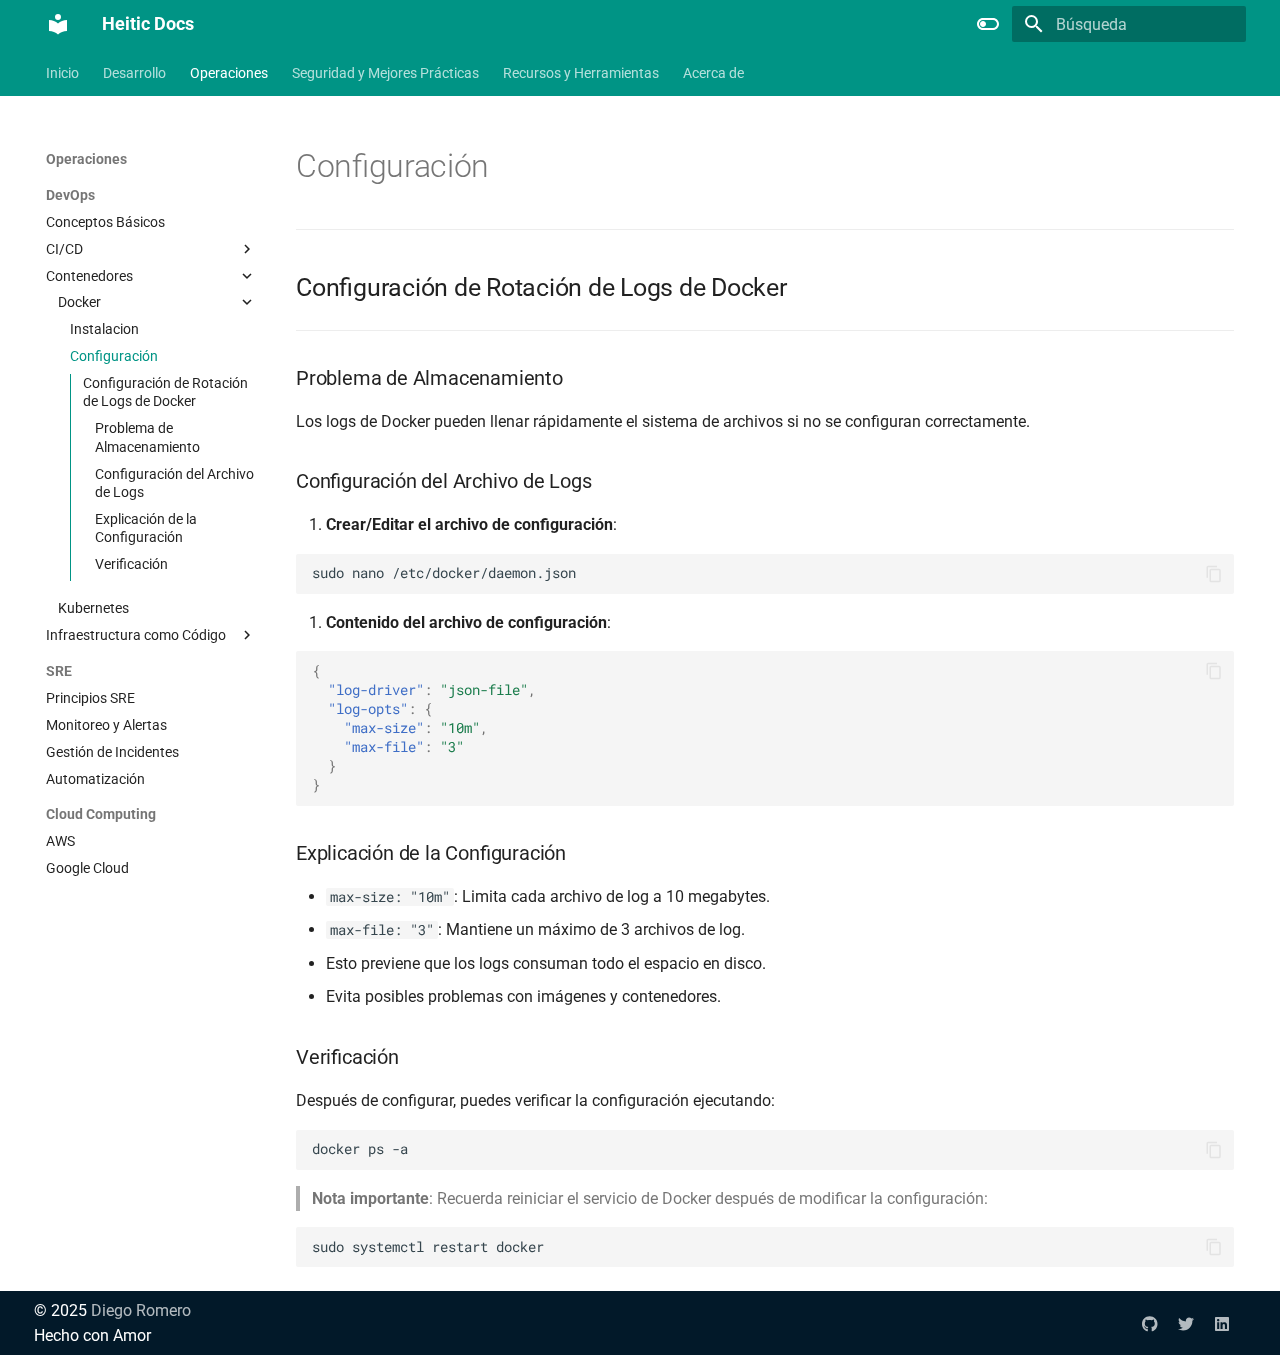
<file: devops/contenedores/docker/index.html>
<!doctype html>
<html lang="es" class="no-js">
  <head>
    
      <meta charset="utf-8">
      <meta name="viewport" content="width=device-width,initial-scale=1">
      
      
      
      
        <link rel="prev" href="../docker-install/">
      
      
        <link rel="next" href="../../../seguridad/principios-basicos/">
      
      
      <link rel="icon" href="../../../assets/images/favicon.png">
      <meta name="generator" content="mkdocs-1.6.1, mkdocs-material-9.5.47">
    
    
      
        <title>Configuración - Heitic Docs</title>
      
    
    
      <link rel="stylesheet" href="../../../assets/stylesheets/main.6f8fc17f.min.css">
      
        
        <link rel="stylesheet" href="../../../assets/stylesheets/palette.06af60db.min.css">
      
      


    
    
      
    
    
      
        
        
        <link rel="preconnect" href="https://fonts.gstatic.com" crossorigin>
        <link rel="stylesheet" href="https://fonts.googleapis.com/css?family=Roboto:300,300i,400,400i,700,700i%7CRoboto+Mono:400,400i,700,700i&display=fallback">
        <style>:root{--md-text-font:"Roboto";--md-code-font:"Roboto Mono"}</style>
      
    
    
      <link rel="stylesheet" href="https://cdnjs.cloudflare.com/ajax/libs/font-awesome/6.4.0/css/all.min.css">
    
      <link rel="stylesheet" href="../../../css/extra.css">
    
    <script>__md_scope=new URL("../../..",location),__md_hash=e=>[...e].reduce(((e,_)=>(e<<5)-e+_.charCodeAt(0)),0),__md_get=(e,_=localStorage,t=__md_scope)=>JSON.parse(_.getItem(t.pathname+"."+e)),__md_set=(e,_,t=localStorage,a=__md_scope)=>{try{t.setItem(a.pathname+"."+e,JSON.stringify(_))}catch(e){}}</script>
    
      

    
    
    
  </head>
  
  
    
    
      
    
    
    
    
    <body dir="ltr" data-md-color-scheme="default" data-md-color-primary="teal" data-md-color-accent="purple">
  
    
    <input class="md-toggle" data-md-toggle="drawer" type="checkbox" id="__drawer" autocomplete="off">
    <input class="md-toggle" data-md-toggle="search" type="checkbox" id="__search" autocomplete="off">
    <label class="md-overlay" for="__drawer"></label>
    <div data-md-component="skip">
      
        
        <a href="#configuracion-de-rotacion-de-logs-de-docker" class="md-skip">
          Saltar a contenido
        </a>
      
    </div>
    <div data-md-component="announce">
      
    </div>
    
    
      

<header class="md-header" data-md-component="header">
  <nav class="md-header__inner md-grid" aria-label="Cabecera">
    <a href="../../.." title="Heitic Docs" class="md-header__button md-logo" aria-label="Heitic Docs" data-md-component="logo">
      
  
  <svg xmlns="http://www.w3.org/2000/svg" viewBox="0 0 24 24"><path d="M12 8a3 3 0 0 0 3-3 3 3 0 0 0-3-3 3 3 0 0 0-3 3 3 3 0 0 0 3 3m0 3.54C9.64 9.35 6.5 8 3 8v11c3.5 0 6.64 1.35 9 3.54 2.36-2.19 5.5-3.54 9-3.54V8c-3.5 0-6.64 1.35-9 3.54"/></svg>

    </a>
    <label class="md-header__button md-icon" for="__drawer">
      
      <svg xmlns="http://www.w3.org/2000/svg" viewBox="0 0 24 24"><path d="M3 6h18v2H3zm0 5h18v2H3zm0 5h18v2H3z"/></svg>
    </label>
    <div class="md-header__title" data-md-component="header-title">
      <div class="md-header__ellipsis">
        <div class="md-header__topic">
          <span class="md-ellipsis">
            Heitic Docs
          </span>
        </div>
        <div class="md-header__topic" data-md-component="header-topic">
          <span class="md-ellipsis">
            
              Configuración
            
          </span>
        </div>
      </div>
    </div>
    
      
        <form class="md-header__option" data-md-component="palette">
  
    
    
    
    <input class="md-option" data-md-color-media="" data-md-color-scheme="default" data-md-color-primary="teal" data-md-color-accent="purple"  aria-label="Switch to dark mode"  type="radio" name="__palette" id="__palette_0">
    
      <label class="md-header__button md-icon" title="Switch to dark mode" for="__palette_1" hidden>
        <svg xmlns="http://www.w3.org/2000/svg" viewBox="0 0 24 24"><path d="M17 6H7c-3.31 0-6 2.69-6 6s2.69 6 6 6h10c3.31 0 6-2.69 6-6s-2.69-6-6-6m0 10H7c-2.21 0-4-1.79-4-4s1.79-4 4-4h10c2.21 0 4 1.79 4 4s-1.79 4-4 4M7 9c-1.66 0-3 1.34-3 3s1.34 3 3 3 3-1.34 3-3-1.34-3-3-3"/></svg>
      </label>
    
  
    
    
    
    <input class="md-option" data-md-color-media="" data-md-color-scheme="slate" data-md-color-primary="teal" data-md-color-accent="lime"  aria-label="Switch to light mode"  type="radio" name="__palette" id="__palette_1">
    
      <label class="md-header__button md-icon" title="Switch to light mode" for="__palette_0" hidden>
        <svg xmlns="http://www.w3.org/2000/svg" viewBox="0 0 24 24"><path d="M17 7H7a5 5 0 0 0-5 5 5 5 0 0 0 5 5h10a5 5 0 0 0 5-5 5 5 0 0 0-5-5m0 8a3 3 0 0 1-3-3 3 3 0 0 1 3-3 3 3 0 0 1 3 3 3 3 0 0 1-3 3"/></svg>
      </label>
    
  
</form>
      
    
    
      <script>var palette=__md_get("__palette");if(palette&&palette.color){if("(prefers-color-scheme)"===palette.color.media){var media=matchMedia("(prefers-color-scheme: light)"),input=document.querySelector(media.matches?"[data-md-color-media='(prefers-color-scheme: light)']":"[data-md-color-media='(prefers-color-scheme: dark)']");palette.color.media=input.getAttribute("data-md-color-media"),palette.color.scheme=input.getAttribute("data-md-color-scheme"),palette.color.primary=input.getAttribute("data-md-color-primary"),palette.color.accent=input.getAttribute("data-md-color-accent")}for(var[key,value]of Object.entries(palette.color))document.body.setAttribute("data-md-color-"+key,value)}</script>
    
    
    
      <label class="md-header__button md-icon" for="__search">
        
        <svg xmlns="http://www.w3.org/2000/svg" viewBox="0 0 24 24"><path d="M9.5 3A6.5 6.5 0 0 1 16 9.5c0 1.61-.59 3.09-1.56 4.23l.27.27h.79l5 5-1.5 1.5-5-5v-.79l-.27-.27A6.52 6.52 0 0 1 9.5 16 6.5 6.5 0 0 1 3 9.5 6.5 6.5 0 0 1 9.5 3m0 2C7 5 5 7 5 9.5S7 14 9.5 14 14 12 14 9.5 12 5 9.5 5"/></svg>
      </label>
      <div class="md-search" data-md-component="search" role="dialog">
  <label class="md-search__overlay" for="__search"></label>
  <div class="md-search__inner" role="search">
    <form class="md-search__form" name="search">
      <input type="text" class="md-search__input" name="query" aria-label="Búsqueda" placeholder="Búsqueda" autocapitalize="off" autocorrect="off" autocomplete="off" spellcheck="false" data-md-component="search-query" required>
      <label class="md-search__icon md-icon" for="__search">
        
        <svg xmlns="http://www.w3.org/2000/svg" viewBox="0 0 24 24"><path d="M9.5 3A6.5 6.5 0 0 1 16 9.5c0 1.61-.59 3.09-1.56 4.23l.27.27h.79l5 5-1.5 1.5-5-5v-.79l-.27-.27A6.52 6.52 0 0 1 9.5 16 6.5 6.5 0 0 1 3 9.5 6.5 6.5 0 0 1 9.5 3m0 2C7 5 5 7 5 9.5S7 14 9.5 14 14 12 14 9.5 12 5 9.5 5"/></svg>
        
        <svg xmlns="http://www.w3.org/2000/svg" viewBox="0 0 24 24"><path d="M20 11v2H8l5.5 5.5-1.42 1.42L4.16 12l7.92-7.92L13.5 5.5 8 11z"/></svg>
      </label>
      <nav class="md-search__options" aria-label="Buscar">
        
        <button type="reset" class="md-search__icon md-icon" title="Limpiar" aria-label="Limpiar" tabindex="-1">
          
          <svg xmlns="http://www.w3.org/2000/svg" viewBox="0 0 24 24"><path d="M19 6.41 17.59 5 12 10.59 6.41 5 5 6.41 10.59 12 5 17.59 6.41 19 12 13.41 17.59 19 19 17.59 13.41 12z"/></svg>
        </button>
      </nav>
      
        <div class="md-search__suggest" data-md-component="search-suggest"></div>
      
    </form>
    <div class="md-search__output">
      <div class="md-search__scrollwrap" tabindex="0" data-md-scrollfix>
        <div class="md-search-result" data-md-component="search-result">
          <div class="md-search-result__meta">
            Inicializando búsqueda
          </div>
          <ol class="md-search-result__list" role="presentation"></ol>
        </div>
      </div>
    </div>
  </div>
</div>
    
    
  </nav>
  
</header>
    
    <div class="md-container" data-md-component="container">
      
      
        
          
            
<nav class="md-tabs" aria-label="Pestañas" data-md-component="tabs">
  <div class="md-grid">
    <ul class="md-tabs__list">
      
        
  
  
  
    <li class="md-tabs__item">
      <a href="../../.." class="md-tabs__link">
        
  
    
  
  Inicio

      </a>
    </li>
  

      
        
  
  
  
    
    
      
  
  
  
    
    
      
  
  
  
    
    
      <li class="md-tabs__item">
        <a href="../../../lenguajes/python/introduccion/" class="md-tabs__link">
          
  
  Desarrollo

        </a>
      </li>
    
  

    
  

    
  

      
        
  
  
    
  
  
    
    
      
  
  
    
  
  
    
    
      <li class="md-tabs__item md-tabs__item--active">
        <a href="../../conceptos-basicos/" class="md-tabs__link">
          
  
  Operaciones

        </a>
      </li>
    
  

    
  

      
        
  
  
  
    
    
      
  
  
  
    
    
      <li class="md-tabs__item">
        <a href="../../../seguridad/principios-basicos/" class="md-tabs__link">
          
  
  Seguridad y Mejores Prácticas

        </a>
      </li>
    
  

    
  

      
        
  
  
  
    
    
      
  
  
  
    
    
      <li class="md-tabs__item">
        <a href="../../../herramientas/git/" class="md-tabs__link">
          
  
  Recursos y Herramientas

        </a>
      </li>
    
  

    
  

      
        
  
  
  
    <li class="md-tabs__item">
      <a href="../../../about/" class="md-tabs__link">
        
  
    
  
  Acerca de

      </a>
    </li>
  

      
    </ul>
  </div>
</nav>
          
        
      
      <main class="md-main" data-md-component="main">
        <div class="md-main__inner md-grid">
          
            
              
              <div class="md-sidebar md-sidebar--primary" data-md-component="sidebar" data-md-type="navigation" >
                <div class="md-sidebar__scrollwrap">
                  <div class="md-sidebar__inner">
                    


  


  

<nav class="md-nav md-nav--primary md-nav--lifted md-nav--integrated" aria-label="Navegación" data-md-level="0">
  <label class="md-nav__title" for="__drawer">
    <a href="../../.." title="Heitic Docs" class="md-nav__button md-logo" aria-label="Heitic Docs" data-md-component="logo">
      
  
  <svg xmlns="http://www.w3.org/2000/svg" viewBox="0 0 24 24"><path d="M12 8a3 3 0 0 0 3-3 3 3 0 0 0-3-3 3 3 0 0 0-3 3 3 3 0 0 0 3 3m0 3.54C9.64 9.35 6.5 8 3 8v11c3.5 0 6.64 1.35 9 3.54 2.36-2.19 5.5-3.54 9-3.54V8c-3.5 0-6.64 1.35-9 3.54"/></svg>

    </a>
    Heitic Docs
  </label>
  
  <ul class="md-nav__list" data-md-scrollfix>
    
      
      
  
  
  
  
    <li class="md-nav__item">
      <a href="../../.." class="md-nav__link">
        
  
  <span class="md-ellipsis">
    Inicio
  </span>
  

      </a>
    </li>
  

    
      
      
  
  
  
  
    
    
    
      
      
        
      
    
    
    <li class="md-nav__item md-nav__item--nested">
      
        
        
        <input class="md-nav__toggle md-toggle " type="checkbox" id="__nav_2" >
        
          
          <label class="md-nav__link" for="__nav_2" id="__nav_2_label" tabindex="0">
            
  
  <span class="md-ellipsis">
    Desarrollo
  </span>
  

            <span class="md-nav__icon md-icon"></span>
          </label>
        
        <nav class="md-nav" data-md-level="1" aria-labelledby="__nav_2_label" aria-expanded="false">
          <label class="md-nav__title" for="__nav_2">
            <span class="md-nav__icon md-icon"></span>
            Desarrollo
          </label>
          <ul class="md-nav__list" data-md-scrollfix>
            
              
                
  
  
  
  
    
    
    
      
      
        
      
    
    
    <li class="md-nav__item md-nav__item--nested">
      
        
        
        <input class="md-nav__toggle md-toggle " type="checkbox" id="__nav_2_1" >
        
          
          <label class="md-nav__link" for="__nav_2_1" id="__nav_2_1_label" tabindex="0">
            
  
  <span class="md-ellipsis">
    Lenguajes
  </span>
  

            <span class="md-nav__icon md-icon"></span>
          </label>
        
        <nav class="md-nav" data-md-level="2" aria-labelledby="__nav_2_1_label" aria-expanded="false">
          <label class="md-nav__title" for="__nav_2_1">
            <span class="md-nav__icon md-icon"></span>
            Lenguajes
          </label>
          <ul class="md-nav__list" data-md-scrollfix>
            
              
                
  
  
  
  
    
    
    
      
      
        
      
    
    
    <li class="md-nav__item md-nav__item--nested">
      
        
        
        <input class="md-nav__toggle md-toggle " type="checkbox" id="__nav_2_1_1" >
        
          
          <label class="md-nav__link" for="__nav_2_1_1" id="__nav_2_1_1_label" tabindex="0">
            
  
  <span class="md-ellipsis">
    Python
  </span>
  

            <span class="md-nav__icon md-icon"></span>
          </label>
        
        <nav class="md-nav" data-md-level="3" aria-labelledby="__nav_2_1_1_label" aria-expanded="false">
          <label class="md-nav__title" for="__nav_2_1_1">
            <span class="md-nav__icon md-icon"></span>
            Python
          </label>
          <ul class="md-nav__list" data-md-scrollfix>
            
              
                
  
  
  
  
    <li class="md-nav__item">
      <a href="../../../lenguajes/python/introduccion/" class="md-nav__link">
        
  
  <span class="md-ellipsis">
    Introducción
  </span>
  

      </a>
    </li>
  

              
            
              
                
  
  
  
  
    <li class="md-nav__item">
      <a href="../../../lenguajes/python/conceptos-basicos.md" class="md-nav__link">
        
  
  <span class="md-ellipsis">
    Conceptos Básicos
  </span>
  

      </a>
    </li>
  

              
            
              
                
  
  
  
  
    <li class="md-nav__item">
      <a href="../../../lenguajes/python/programacion-avanzada.md" class="md-nav__link">
        
  
  <span class="md-ellipsis">
    Programación Avanzada
  </span>
  

      </a>
    </li>
  

              
            
              
                
  
  
  
  
    <li class="md-nav__item">
      <a href="../../../lenguajes/python/bibliotecas-frameworks.md" class="md-nav__link">
        
  
  <span class="md-ellipsis">
    Bibliotecas y Frameworks
  </span>
  

      </a>
    </li>
  

              
            
              
                
  
  
  
  
    <li class="md-nav__item">
      <a href="../../../lenguajes/python/mejores-practicas.md" class="md-nav__link">
        
  
  <span class="md-ellipsis">
    Mejores Prácticas
  </span>
  

      </a>
    </li>
  

              
            
          </ul>
        </nav>
      
    </li>
  

              
            
              
                
  
  
  
  
    
    
    
      
      
        
      
    
    
    <li class="md-nav__item md-nav__item--nested">
      
        
        
        <input class="md-nav__toggle md-toggle " type="checkbox" id="__nav_2_1_2" >
        
          
          <label class="md-nav__link" for="__nav_2_1_2" id="__nav_2_1_2_label" tabindex="0">
            
  
  <span class="md-ellipsis">
    JavaScript
  </span>
  

            <span class="md-nav__icon md-icon"></span>
          </label>
        
        <nav class="md-nav" data-md-level="3" aria-labelledby="__nav_2_1_2_label" aria-expanded="false">
          <label class="md-nav__title" for="__nav_2_1_2">
            <span class="md-nav__icon md-icon"></span>
            JavaScript
          </label>
          <ul class="md-nav__list" data-md-scrollfix>
            
              
                
  
  
  
  
    <li class="md-nav__item">
      <a href="../../../lenguajes/javascript/fundamentos.md" class="md-nav__link">
        
  
  <span class="md-ellipsis">
    Fundamentos
  </span>
  

      </a>
    </li>
  

              
            
              
                
  
  
  
  
    <li class="md-nav__item">
      <a href="../../../lenguajes/javascript/es6-plus.md" class="md-nav__link">
        
  
  <span class="md-ellipsis">
    ES6+
  </span>
  

      </a>
    </li>
  

              
            
              
                
  
  
  
  
    <li class="md-nav__item">
      <a href="../../../lenguajes/javascript/nodejs.md" class="md-nav__link">
        
  
  <span class="md-ellipsis">
    Node.js
  </span>
  

      </a>
    </li>
  

              
            
              
                
  
  
  
  
    <li class="md-nav__item">
      <a href="../../../lenguajes/javascript/frameworks-frontend.md" class="md-nav__link">
        
  
  <span class="md-ellipsis">
    Frameworks Frontend
  </span>
  

      </a>
    </li>
  

              
            
          </ul>
        </nav>
      
    </li>
  

              
            
              
                
  
  
  
  
    
    
    
      
      
        
      
    
    
    <li class="md-nav__item md-nav__item--nested">
      
        
        
        <input class="md-nav__toggle md-toggle " type="checkbox" id="__nav_2_1_3" >
        
          
          <label class="md-nav__link" for="__nav_2_1_3" id="__nav_2_1_3_label" tabindex="0">
            
  
  <span class="md-ellipsis">
    Go
  </span>
  

            <span class="md-nav__icon md-icon"></span>
          </label>
        
        <nav class="md-nav" data-md-level="3" aria-labelledby="__nav_2_1_3_label" aria-expanded="false">
          <label class="md-nav__title" for="__nav_2_1_3">
            <span class="md-nav__icon md-icon"></span>
            Go
          </label>
          <ul class="md-nav__list" data-md-scrollfix>
            
              
                
  
  
  
  
    <li class="md-nav__item">
      <a href="../../../lenguajes/go/instalacion/" class="md-nav__link">
        
  
  <span class="md-ellipsis">
    Instalacion
  </span>
  

      </a>
    </li>
  

              
            
              
                
  
  
  
  
    <li class="md-nav__item">
      <a href="../../../lenguajes/go/frameworks/" class="md-nav__link">
        
  
  <span class="md-ellipsis">
    Frameworks
  </span>
  

      </a>
    </li>
  

              
            
              
                
  
  
  
  
    <li class="md-nav__item">
      <a href="../../../lenguajes/go/sintaxis-basica.md" class="md-nav__link">
        
  
  <span class="md-ellipsis">
    Sintaxis Básica
  </span>
  

      </a>
    </li>
  

              
            
              
                
  
  
  
  
    <li class="md-nav__item">
      <a href="../../../lenguajes/go/concurrencia.md" class="md-nav__link">
        
  
  <span class="md-ellipsis">
    Concurrencia
  </span>
  

      </a>
    </li>
  

              
            
              
                
  
  
  
  
    <li class="md-nav__item">
      <a href="../../../lenguajes/go/manejo-errores.md" class="md-nav__link">
        
  
  <span class="md-ellipsis">
    Manejo de Errores
  </span>
  

      </a>
    </li>
  

              
            
          </ul>
        </nav>
      
    </li>
  

              
            
              
                
  
  
  
  
    
    
    
      
      
        
      
    
    
    <li class="md-nav__item md-nav__item--nested">
      
        
        
        <input class="md-nav__toggle md-toggle " type="checkbox" id="__nav_2_1_4" >
        
          
          <label class="md-nav__link" for="__nav_2_1_4" id="__nav_2_1_4_label" tabindex="0">
            
  
  <span class="md-ellipsis">
    Kotlin
  </span>
  

            <span class="md-nav__icon md-icon"></span>
          </label>
        
        <nav class="md-nav" data-md-level="3" aria-labelledby="__nav_2_1_4_label" aria-expanded="false">
          <label class="md-nav__title" for="__nav_2_1_4">
            <span class="md-nav__icon md-icon"></span>
            Kotlin
          </label>
          <ul class="md-nav__list" data-md-scrollfix>
            
              
                
  
  
  
  
    <li class="md-nav__item">
      <a href="../../../lenguajes/kotlin/fundamentos.md" class="md-nav__link">
        
  
  <span class="md-ellipsis">
    Fundamentos
  </span>
  

      </a>
    </li>
  

              
            
              
                
  
  
  
  
    <li class="md-nav__item">
      <a href="../../../lenguajes/kotlin/android.md" class="md-nav__link">
        
  
  <span class="md-ellipsis">
    Programación Android
  </span>
  

      </a>
    </li>
  

              
            
              
                
  
  
  
  
    <li class="md-nav__item">
      <a href="../../../lenguajes/kotlin/coroutines.md" class="md-nav__link">
        
  
  <span class="md-ellipsis">
    Coroutines
  </span>
  

      </a>
    </li>
  

              
            
          </ul>
        </nav>
      
    </li>
  

              
            
          </ul>
        </nav>
      
    </li>
  

              
            
              
                
  
  
  
  
    
    
    
      
      
        
      
    
    
    <li class="md-nav__item md-nav__item--nested">
      
        
        
        <input class="md-nav__toggle md-toggle " type="checkbox" id="__nav_2_2" >
        
          
          <label class="md-nav__link" for="__nav_2_2" id="__nav_2_2_label" tabindex="0">
            
  
  <span class="md-ellipsis">
    Bases de Datos
  </span>
  

            <span class="md-nav__icon md-icon"></span>
          </label>
        
        <nav class="md-nav" data-md-level="2" aria-labelledby="__nav_2_2_label" aria-expanded="false">
          <label class="md-nav__title" for="__nav_2_2">
            <span class="md-nav__icon md-icon"></span>
            Bases de Datos
          </label>
          <ul class="md-nav__list" data-md-scrollfix>
            
              
                
  
  
  
  
    
    
    
      
      
        
      
    
    
    <li class="md-nav__item md-nav__item--nested">
      
        
        
        <input class="md-nav__toggle md-toggle " type="checkbox" id="__nav_2_2_1" >
        
          
          <label class="md-nav__link" for="__nav_2_2_1" id="__nav_2_2_1_label" tabindex="0">
            
  
  <span class="md-ellipsis">
    SQL
  </span>
  

            <span class="md-nav__icon md-icon"></span>
          </label>
        
        <nav class="md-nav" data-md-level="3" aria-labelledby="__nav_2_2_1_label" aria-expanded="false">
          <label class="md-nav__title" for="__nav_2_2_1">
            <span class="md-nav__icon md-icon"></span>
            SQL
          </label>
          <ul class="md-nav__list" data-md-scrollfix>
            
              
                
  
  
  
  
    <li class="md-nav__item">
      <a href="../../../bases-datos/sql/mysql.md" class="md-nav__link">
        
  
  <span class="md-ellipsis">
    MySQL
  </span>
  

      </a>
    </li>
  

              
            
              
                
  
  
  
  
    <li class="md-nav__item">
      <a href="../../../bases-datos/sql/postgresql.md" class="md-nav__link">
        
  
  <span class="md-ellipsis">
    PostgreSQL
  </span>
  

      </a>
    </li>
  

              
            
          </ul>
        </nav>
      
    </li>
  

              
            
              
                
  
  
  
  
    
    
    
      
      
        
      
    
    
    <li class="md-nav__item md-nav__item--nested">
      
        
        
        <input class="md-nav__toggle md-toggle " type="checkbox" id="__nav_2_2_2" >
        
          
          <label class="md-nav__link" for="__nav_2_2_2" id="__nav_2_2_2_label" tabindex="0">
            
  
  <span class="md-ellipsis">
    NoSQL
  </span>
  

            <span class="md-nav__icon md-icon"></span>
          </label>
        
        <nav class="md-nav" data-md-level="3" aria-labelledby="__nav_2_2_2_label" aria-expanded="false">
          <label class="md-nav__title" for="__nav_2_2_2">
            <span class="md-nav__icon md-icon"></span>
            NoSQL
          </label>
          <ul class="md-nav__list" data-md-scrollfix>
            
              
                
  
  
  
  
    <li class="md-nav__item">
      <a href="../../../bases-datos/nosql/mongodb.md" class="md-nav__link">
        
  
  <span class="md-ellipsis">
    MongoDB
  </span>
  

      </a>
    </li>
  

              
            
              
                
  
  
  
  
    <li class="md-nav__item">
      <a href="../../../bases-datos/nosql/redis.md" class="md-nav__link">
        
  
  <span class="md-ellipsis">
    Redis
  </span>
  

      </a>
    </li>
  

              
            
          </ul>
        </nav>
      
    </li>
  

              
            
          </ul>
        </nav>
      
    </li>
  

              
            
          </ul>
        </nav>
      
    </li>
  

    
      
      
  
  
    
  
  
  
    
    
    
      
        
        
      
      
        
      
    
    
    <li class="md-nav__item md-nav__item--active md-nav__item--section md-nav__item--nested">
      
        
        
        <input class="md-nav__toggle md-toggle " type="checkbox" id="__nav_3" checked>
        
          
          <label class="md-nav__link" for="__nav_3" id="__nav_3_label" tabindex="">
            
  
  <span class="md-ellipsis">
    Operaciones
  </span>
  

            <span class="md-nav__icon md-icon"></span>
          </label>
        
        <nav class="md-nav" data-md-level="1" aria-labelledby="__nav_3_label" aria-expanded="true">
          <label class="md-nav__title" for="__nav_3">
            <span class="md-nav__icon md-icon"></span>
            Operaciones
          </label>
          <ul class="md-nav__list" data-md-scrollfix>
            
              
                
  
  
    
  
  
  
    
    
    
      
      
        
          
          
        
      
    
    
    <li class="md-nav__item md-nav__item--active md-nav__item--section md-nav__item--nested">
      
        
        
        <input class="md-nav__toggle md-toggle " type="checkbox" id="__nav_3_1" checked>
        
          
          <label class="md-nav__link" for="__nav_3_1" id="__nav_3_1_label" tabindex="">
            
  
  <span class="md-ellipsis">
    DevOps
  </span>
  

            <span class="md-nav__icon md-icon"></span>
          </label>
        
        <nav class="md-nav" data-md-level="2" aria-labelledby="__nav_3_1_label" aria-expanded="true">
          <label class="md-nav__title" for="__nav_3_1">
            <span class="md-nav__icon md-icon"></span>
            DevOps
          </label>
          <ul class="md-nav__list" data-md-scrollfix>
            
              
                
  
  
  
  
    <li class="md-nav__item">
      <a href="../../conceptos-basicos/" class="md-nav__link">
        
  
  <span class="md-ellipsis">
    Conceptos Básicos
  </span>
  

      </a>
    </li>
  

              
            
              
                
  
  
  
  
    
    
    
      
      
        
      
    
    
    <li class="md-nav__item md-nav__item--nested">
      
        
        
        <input class="md-nav__toggle md-toggle " type="checkbox" id="__nav_3_1_2" >
        
          
          <label class="md-nav__link" for="__nav_3_1_2" id="__nav_3_1_2_label" tabindex="0">
            
  
  <span class="md-ellipsis">
    CI/CD
  </span>
  

            <span class="md-nav__icon md-icon"></span>
          </label>
        
        <nav class="md-nav" data-md-level="3" aria-labelledby="__nav_3_1_2_label" aria-expanded="false">
          <label class="md-nav__title" for="__nav_3_1_2">
            <span class="md-nav__icon md-icon"></span>
            CI/CD
          </label>
          <ul class="md-nav__list" data-md-scrollfix>
            
              
                
  
  
  
  
    <li class="md-nav__item">
      <a href="../../cicd/jenkins/" class="md-nav__link">
        
  
  <span class="md-ellipsis">
    Jenkins
  </span>
  

      </a>
    </li>
  

              
            
              
                
  
  
  
  
    <li class="md-nav__item">
      <a href="../../cicd/gitlab-ci.md" class="md-nav__link">
        
  
  <span class="md-ellipsis">
    GitLab CI
  </span>
  

      </a>
    </li>
  

              
            
              
                
  
  
  
  
    <li class="md-nav__item">
      <a href="../../cicd/github-actions.md" class="md-nav__link">
        
  
  <span class="md-ellipsis">
    GitHub Actions
  </span>
  

      </a>
    </li>
  

              
            
          </ul>
        </nav>
      
    </li>
  

              
            
              
                
  
  
    
  
  
  
    
    
    
      
      
        
      
    
    
    <li class="md-nav__item md-nav__item--active md-nav__item--nested">
      
        
        
        <input class="md-nav__toggle md-toggle " type="checkbox" id="__nav_3_1_3" checked>
        
          
          <label class="md-nav__link" for="__nav_3_1_3" id="__nav_3_1_3_label" tabindex="0">
            
  
  <span class="md-ellipsis">
    Contenedores
  </span>
  

            <span class="md-nav__icon md-icon"></span>
          </label>
        
        <nav class="md-nav" data-md-level="3" aria-labelledby="__nav_3_1_3_label" aria-expanded="true">
          <label class="md-nav__title" for="__nav_3_1_3">
            <span class="md-nav__icon md-icon"></span>
            Contenedores
          </label>
          <ul class="md-nav__list" data-md-scrollfix>
            
              
                
  
  
    
  
  
  
    
    
    
      
      
        
      
    
    
    <li class="md-nav__item md-nav__item--active md-nav__item--nested">
      
        
        
        <input class="md-nav__toggle md-toggle " type="checkbox" id="__nav_3_1_3_1" checked>
        
          
          <label class="md-nav__link" for="__nav_3_1_3_1" id="__nav_3_1_3_1_label" tabindex="0">
            
  
  <span class="md-ellipsis">
    Docker
  </span>
  

            <span class="md-nav__icon md-icon"></span>
          </label>
        
        <nav class="md-nav" data-md-level="4" aria-labelledby="__nav_3_1_3_1_label" aria-expanded="true">
          <label class="md-nav__title" for="__nav_3_1_3_1">
            <span class="md-nav__icon md-icon"></span>
            Docker
          </label>
          <ul class="md-nav__list" data-md-scrollfix>
            
              
                
  
  
  
  
    <li class="md-nav__item">
      <a href="../docker-install/" class="md-nav__link">
        
  
  <span class="md-ellipsis">
    Instalacion
  </span>
  

      </a>
    </li>
  

              
            
              
                
  
  
    
  
  
  
    <li class="md-nav__item md-nav__item--active">
      
      <input class="md-nav__toggle md-toggle" type="checkbox" id="__toc">
      
      
      
        <label class="md-nav__link md-nav__link--active" for="__toc">
          
  
  <span class="md-ellipsis">
    Configuración
  </span>
  

          <span class="md-nav__icon md-icon"></span>
        </label>
      
      <a href="./" class="md-nav__link md-nav__link--active">
        
  
  <span class="md-ellipsis">
    Configuración
  </span>
  

      </a>
      
        

<nav class="md-nav md-nav--secondary" aria-label="Tabla de contenidos">
  
  
  
  
    <label class="md-nav__title" for="__toc">
      <span class="md-nav__icon md-icon"></span>
      Tabla de contenidos
    </label>
    <ul class="md-nav__list" data-md-component="toc" data-md-scrollfix>
      
        <li class="md-nav__item">
  <a href="#configuracion-de-rotacion-de-logs-de-docker" class="md-nav__link">
    <span class="md-ellipsis">
      Configuración de Rotación de Logs de Docker
    </span>
  </a>
  
    <nav class="md-nav" aria-label="Configuración de Rotación de Logs de Docker">
      <ul class="md-nav__list">
        
          <li class="md-nav__item">
  <a href="#problema-de-almacenamiento" class="md-nav__link">
    <span class="md-ellipsis">
      Problema de Almacenamiento
    </span>
  </a>
  
</li>
        
          <li class="md-nav__item">
  <a href="#configuracion-del-archivo-de-logs" class="md-nav__link">
    <span class="md-ellipsis">
      Configuración del Archivo de Logs
    </span>
  </a>
  
</li>
        
          <li class="md-nav__item">
  <a href="#explicacion-de-la-configuracion" class="md-nav__link">
    <span class="md-ellipsis">
      Explicación de la Configuración
    </span>
  </a>
  
</li>
        
          <li class="md-nav__item">
  <a href="#verificacion" class="md-nav__link">
    <span class="md-ellipsis">
      Verificación
    </span>
  </a>
  
</li>
        
      </ul>
    </nav>
  
</li>
      
    </ul>
  
</nav>
      
    </li>
  

              
            
          </ul>
        </nav>
      
    </li>
  

              
            
              
                
  
  
  
  
    <li class="md-nav__item">
      <a href="../kubernetes.md" class="md-nav__link">
        
  
  <span class="md-ellipsis">
    Kubernetes
  </span>
  

      </a>
    </li>
  

              
            
          </ul>
        </nav>
      
    </li>
  

              
            
              
                
  
  
  
  
    
    
    
      
      
        
      
    
    
    <li class="md-nav__item md-nav__item--nested">
      
        
        
        <input class="md-nav__toggle md-toggle " type="checkbox" id="__nav_3_1_4" >
        
          
          <label class="md-nav__link" for="__nav_3_1_4" id="__nav_3_1_4_label" tabindex="0">
            
  
  <span class="md-ellipsis">
    Infraestructura como Código
  </span>
  

            <span class="md-nav__icon md-icon"></span>
          </label>
        
        <nav class="md-nav" data-md-level="3" aria-labelledby="__nav_3_1_4_label" aria-expanded="false">
          <label class="md-nav__title" for="__nav_3_1_4">
            <span class="md-nav__icon md-icon"></span>
            Infraestructura como Código
          </label>
          <ul class="md-nav__list" data-md-scrollfix>
            
              
                
  
  
  
  
    <li class="md-nav__item">
      <a href="../../iac/terraform.md" class="md-nav__link">
        
  
  <span class="md-ellipsis">
    Terraform
  </span>
  

      </a>
    </li>
  

              
            
              
                
  
  
  
  
    <li class="md-nav__item">
      <a href="../../iac/ansible.md" class="md-nav__link">
        
  
  <span class="md-ellipsis">
    Ansible
  </span>
  

      </a>
    </li>
  

              
            
          </ul>
        </nav>
      
    </li>
  

              
            
          </ul>
        </nav>
      
    </li>
  

              
            
              
                
  
  
  
  
    
    
    
      
      
        
          
          
        
      
    
    
    <li class="md-nav__item md-nav__item--section md-nav__item--nested">
      
        
        
        <input class="md-nav__toggle md-toggle " type="checkbox" id="__nav_3_2" >
        
          
          <label class="md-nav__link" for="__nav_3_2" id="__nav_3_2_label" tabindex="">
            
  
  <span class="md-ellipsis">
    SRE
  </span>
  

            <span class="md-nav__icon md-icon"></span>
          </label>
        
        <nav class="md-nav" data-md-level="2" aria-labelledby="__nav_3_2_label" aria-expanded="false">
          <label class="md-nav__title" for="__nav_3_2">
            <span class="md-nav__icon md-icon"></span>
            SRE
          </label>
          <ul class="md-nav__list" data-md-scrollfix>
            
              
                
  
  
  
  
    <li class="md-nav__item">
      <a href="../../../sre/principios.md" class="md-nav__link">
        
  
  <span class="md-ellipsis">
    Principios SRE
  </span>
  

      </a>
    </li>
  

              
            
              
                
  
  
  
  
    <li class="md-nav__item">
      <a href="../../../sre/monitoreo-alertas.md" class="md-nav__link">
        
  
  <span class="md-ellipsis">
    Monitoreo y Alertas
  </span>
  

      </a>
    </li>
  

              
            
              
                
  
  
  
  
    <li class="md-nav__item">
      <a href="../../../sre/gestion-incidentes.md" class="md-nav__link">
        
  
  <span class="md-ellipsis">
    Gestión de Incidentes
  </span>
  

      </a>
    </li>
  

              
            
              
                
  
  
  
  
    <li class="md-nav__item">
      <a href="../../../sre/automatizacion.md" class="md-nav__link">
        
  
  <span class="md-ellipsis">
    Automatización
  </span>
  

      </a>
    </li>
  

              
            
          </ul>
        </nav>
      
    </li>
  

              
            
              
                
  
  
  
  
    
    
    
      
      
        
          
          
        
      
    
    
    <li class="md-nav__item md-nav__item--section md-nav__item--nested">
      
        
        
        <input class="md-nav__toggle md-toggle " type="checkbox" id="__nav_3_3" >
        
          
          <label class="md-nav__link" for="__nav_3_3" id="__nav_3_3_label" tabindex="">
            
  
  <span class="md-ellipsis">
    Cloud Computing
  </span>
  

            <span class="md-nav__icon md-icon"></span>
          </label>
        
        <nav class="md-nav" data-md-level="2" aria-labelledby="__nav_3_3_label" aria-expanded="false">
          <label class="md-nav__title" for="__nav_3_3">
            <span class="md-nav__icon md-icon"></span>
            Cloud Computing
          </label>
          <ul class="md-nav__list" data-md-scrollfix>
            
              
                
  
  
  
  
    <li class="md-nav__item">
      <a href="../../../cloud/aws.md" class="md-nav__link">
        
  
  <span class="md-ellipsis">
    AWS
  </span>
  

      </a>
    </li>
  

              
            
              
                
  
  
  
  
    <li class="md-nav__item">
      <a href="../../../cloud/gcp.md" class="md-nav__link">
        
  
  <span class="md-ellipsis">
    Google Cloud
  </span>
  

      </a>
    </li>
  

              
            
              
                
  
  
  
  
    <li class="md-nav__item">
      <a href="../../../cloud/azure.md" class="md-nav__link">
        
  
  <span class="md-ellipsis">
    Azure
  </span>
  

      </a>
    </li>
  

              
            
          </ul>
        </nav>
      
    </li>
  

              
            
          </ul>
        </nav>
      
    </li>
  

    
      
      
  
  
  
  
    
    
    
      
      
        
      
    
    
    <li class="md-nav__item md-nav__item--nested">
      
        
        
        <input class="md-nav__toggle md-toggle " type="checkbox" id="__nav_4" >
        
          
          <label class="md-nav__link" for="__nav_4" id="__nav_4_label" tabindex="0">
            
  
  <span class="md-ellipsis">
    Seguridad y Mejores Prácticas
  </span>
  

            <span class="md-nav__icon md-icon"></span>
          </label>
        
        <nav class="md-nav" data-md-level="1" aria-labelledby="__nav_4_label" aria-expanded="false">
          <label class="md-nav__title" for="__nav_4">
            <span class="md-nav__icon md-icon"></span>
            Seguridad y Mejores Prácticas
          </label>
          <ul class="md-nav__list" data-md-scrollfix>
            
              
                
  
  
  
  
    
    
    
      
      
        
      
    
    
    <li class="md-nav__item md-nav__item--nested">
      
        
        
        <input class="md-nav__toggle md-toggle " type="checkbox" id="__nav_4_1" >
        
          
          <label class="md-nav__link" for="__nav_4_1" id="__nav_4_1_label" tabindex="0">
            
  
  <span class="md-ellipsis">
    Seguridad
  </span>
  

            <span class="md-nav__icon md-icon"></span>
          </label>
        
        <nav class="md-nav" data-md-level="2" aria-labelledby="__nav_4_1_label" aria-expanded="false">
          <label class="md-nav__title" for="__nav_4_1">
            <span class="md-nav__icon md-icon"></span>
            Seguridad
          </label>
          <ul class="md-nav__list" data-md-scrollfix>
            
              
                
  
  
  
  
    <li class="md-nav__item">
      <a href="../../../seguridad/principios-basicos/" class="md-nav__link">
        
  
  <span class="md-ellipsis">
    Principios Básicos
  </span>
  

      </a>
    </li>
  

              
            
              
                
  
  
  
  
    <li class="md-nav__item">
      <a href="../../../seguridad/owasp-top-10.md" class="md-nav__link">
        
  
  <span class="md-ellipsis">
    OWASP Top 10
  </span>
  

      </a>
    </li>
  

              
            
              
                
  
  
  
  
    <li class="md-nav__item">
      <a href="../../../seguridad/seguridad-nube.md" class="md-nav__link">
        
  
  <span class="md-ellipsis">
    Seguridad en la Nube
  </span>
  

      </a>
    </li>
  

              
            
          </ul>
        </nav>
      
    </li>
  

              
            
              
                
  
  
  
  
    
    
    
      
      
        
      
    
    
    <li class="md-nav__item md-nav__item--nested">
      
        
        
        <input class="md-nav__toggle md-toggle " type="checkbox" id="__nav_4_2" >
        
          
          <label class="md-nav__link" for="__nav_4_2" id="__nav_4_2_label" tabindex="0">
            
  
  <span class="md-ellipsis">
    Metodologías
  </span>
  

            <span class="md-nav__icon md-icon"></span>
          </label>
        
        <nav class="md-nav" data-md-level="2" aria-labelledby="__nav_4_2_label" aria-expanded="false">
          <label class="md-nav__title" for="__nav_4_2">
            <span class="md-nav__icon md-icon"></span>
            Metodologías
          </label>
          <ul class="md-nav__list" data-md-scrollfix>
            
              
                
  
  
  
  
    <li class="md-nav__item">
      <a href="../../../metodologias/agile.md" class="md-nav__link">
        
  
  <span class="md-ellipsis">
    Agile
  </span>
  

      </a>
    </li>
  

              
            
              
                
  
  
  
  
    <li class="md-nav__item">
      <a href="../../../metodologias/scrum.md" class="md-nav__link">
        
  
  <span class="md-ellipsis">
    Scrum
  </span>
  

      </a>
    </li>
  

              
            
              
                
  
  
  
  
    <li class="md-nav__item">
      <a href="../../../metodologias/clean-code.md" class="md-nav__link">
        
  
  <span class="md-ellipsis">
    Clean Code
  </span>
  

      </a>
    </li>
  

              
            
              
                
  
  
  
  
    <li class="md-nav__item">
      <a href="../../../metodologias/patrones-diseno.md" class="md-nav__link">
        
  
  <span class="md-ellipsis">
    Patrones de Diseño
  </span>
  

      </a>
    </li>
  

              
            
          </ul>
        </nav>
      
    </li>
  

              
            
          </ul>
        </nav>
      
    </li>
  

    
      
      
  
  
  
  
    
    
    
      
      
        
      
    
    
    <li class="md-nav__item md-nav__item--nested">
      
        
        
        <input class="md-nav__toggle md-toggle " type="checkbox" id="__nav_5" >
        
          
          <label class="md-nav__link" for="__nav_5" id="__nav_5_label" tabindex="0">
            
  
  <span class="md-ellipsis">
    Recursos y Herramientas
  </span>
  

            <span class="md-nav__icon md-icon"></span>
          </label>
        
        <nav class="md-nav" data-md-level="1" aria-labelledby="__nav_5_label" aria-expanded="false">
          <label class="md-nav__title" for="__nav_5">
            <span class="md-nav__icon md-icon"></span>
            Recursos y Herramientas
          </label>
          <ul class="md-nav__list" data-md-scrollfix>
            
              
                
  
  
  
  
    
    
    
      
      
        
      
    
    
    <li class="md-nav__item md-nav__item--nested">
      
        
        
        <input class="md-nav__toggle md-toggle " type="checkbox" id="__nav_5_1" >
        
          
          <label class="md-nav__link" for="__nav_5_1" id="__nav_5_1_label" tabindex="0">
            
  
  <span class="md-ellipsis">
    Herramientas
  </span>
  

            <span class="md-nav__icon md-icon"></span>
          </label>
        
        <nav class="md-nav" data-md-level="2" aria-labelledby="__nav_5_1_label" aria-expanded="false">
          <label class="md-nav__title" for="__nav_5_1">
            <span class="md-nav__icon md-icon"></span>
            Herramientas
          </label>
          <ul class="md-nav__list" data-md-scrollfix>
            
              
                
  
  
  
  
    <li class="md-nav__item">
      <a href="../../../herramientas/git/" class="md-nav__link">
        
  
  <span class="md-ellipsis">
    Control de Versiones
  </span>
  

      </a>
    </li>
  

              
            
              
                
  
  
  
  
    <li class="md-nav__item">
      <a href="../../../herramientas/editores-ides.md" class="md-nav__link">
        
  
  <span class="md-ellipsis">
    Editores y IDEs
  </span>
  

      </a>
    </li>
  

              
            
              
                
  
  
  
  
    <li class="md-nav__item">
      <a href="../../../herramientas/productividad.md" class="md-nav__link">
        
  
  <span class="md-ellipsis">
    Herramientas de Productividad
  </span>
  

      </a>
    </li>
  

              
            
          </ul>
        </nav>
      
    </li>
  

              
            
              
                
  
  
  
  
    
    
    
      
      
        
      
    
    
    <li class="md-nav__item md-nav__item--nested">
      
        
        
        <input class="md-nav__toggle md-toggle " type="checkbox" id="__nav_5_2" >
        
          
          <label class="md-nav__link" for="__nav_5_2" id="__nav_5_2_label" tabindex="0">
            
  
  <span class="md-ellipsis">
    Recursos
  </span>
  

            <span class="md-nav__icon md-icon"></span>
          </label>
        
        <nav class="md-nav" data-md-level="2" aria-labelledby="__nav_5_2_label" aria-expanded="false">
          <label class="md-nav__title" for="__nav_5_2">
            <span class="md-nav__icon md-icon"></span>
            Recursos
          </label>
          <ul class="md-nav__list" data-md-scrollfix>
            
              
                
  
  
  
  
    <li class="md-nav__item">
      <a href="../../../recursos/libros.md" class="md-nav__link">
        
  
  <span class="md-ellipsis">
    Libros Recomendados
  </span>
  

      </a>
    </li>
  

              
            
              
                
  
  
  
  
    <li class="md-nav__item">
      <a href="../../../recursos/cursos-online.md" class="md-nav__link">
        
  
  <span class="md-ellipsis">
    Cursos Online
  </span>
  

      </a>
    </li>
  

              
            
              
                
  
  
  
  
    <li class="md-nav__item">
      <a href="../../../recursos/comunidades-foros.md" class="md-nav__link">
        
  
  <span class="md-ellipsis">
    Comunidades y Foros
  </span>
  

      </a>
    </li>
  

              
            
          </ul>
        </nav>
      
    </li>
  

              
            
          </ul>
        </nav>
      
    </li>
  

    
      
      
  
  
  
  
    <li class="md-nav__item">
      <a href="../../../about/" class="md-nav__link">
        
  
  <span class="md-ellipsis">
    Acerca de
  </span>
  

      </a>
    </li>
  

    
  </ul>
</nav>
                  </div>
                </div>
              </div>
            
            
          
          
            <div class="md-content" data-md-component="content">
              <article class="md-content__inner md-typeset">
                

                  


  <h1>Configuración</h1>

<hr />
<h2 id="configuracion-de-rotacion-de-logs-de-docker"><strong>Configuración de Rotación de Logs de Docker</strong></h2>
<hr />
<h3 id="problema-de-almacenamiento">Problema de Almacenamiento</h3>
<p>Los logs de Docker pueden llenar rápidamente el sistema de archivos si no se configuran correctamente.</p>
<h3 id="configuracion-del-archivo-de-logs">Configuración del Archivo de Logs</h3>
<ol>
<li><strong>Crear/Editar el archivo de configuración</strong>:</li>
</ol>
<div class="highlight"><pre><span></span><code><a id="__codelineno-0-1" name="__codelineno-0-1" href="#__codelineno-0-1"></a>sudo<span class="w"> </span>nano<span class="w"> </span>/etc/docker/daemon.json
</code></pre></div>
<ol>
<li><strong>Contenido del archivo de configuración</strong>:</li>
</ol>
<div class="highlight"><pre><span></span><code><a id="__codelineno-1-1" name="__codelineno-1-1" href="#__codelineno-1-1"></a><span class="p">{</span>
<a id="__codelineno-1-2" name="__codelineno-1-2" href="#__codelineno-1-2"></a><span class="w">  </span><span class="nt">&quot;log-driver&quot;</span><span class="p">:</span><span class="w"> </span><span class="s2">&quot;json-file&quot;</span><span class="p">,</span>
<a id="__codelineno-1-3" name="__codelineno-1-3" href="#__codelineno-1-3"></a><span class="w">  </span><span class="nt">&quot;log-opts&quot;</span><span class="p">:</span><span class="w"> </span><span class="p">{</span>
<a id="__codelineno-1-4" name="__codelineno-1-4" href="#__codelineno-1-4"></a><span class="w">    </span><span class="nt">&quot;max-size&quot;</span><span class="p">:</span><span class="w"> </span><span class="s2">&quot;10m&quot;</span><span class="p">,</span>
<a id="__codelineno-1-5" name="__codelineno-1-5" href="#__codelineno-1-5"></a><span class="w">    </span><span class="nt">&quot;max-file&quot;</span><span class="p">:</span><span class="w"> </span><span class="s2">&quot;3&quot;</span>
<a id="__codelineno-1-6" name="__codelineno-1-6" href="#__codelineno-1-6"></a><span class="w">  </span><span class="p">}</span>
<a id="__codelineno-1-7" name="__codelineno-1-7" href="#__codelineno-1-7"></a><span class="p">}</span>
</code></pre></div>
<h3 id="explicacion-de-la-configuracion">Explicación de la Configuración</h3>
<ul>
<li><code>max-size: "10m"</code>: Limita cada archivo de log a 10 megabytes.</li>
<li><code>max-file: "3"</code>: Mantiene un máximo de 3 archivos de log.</li>
<li>Esto previene que los logs consuman todo el espacio en disco.</li>
<li>Evita posibles problemas con imágenes y contenedores.</li>
</ul>
<h3 id="verificacion">Verificación</h3>
<p>Después de configurar, puedes verificar la configuración ejecutando:</p>
<div class="highlight"><pre><span></span><code><a id="__codelineno-2-1" name="__codelineno-2-1" href="#__codelineno-2-1"></a>docker<span class="w"> </span>ps<span class="w"> </span>-a
</code></pre></div>
<blockquote>
<p><strong>Nota importante</strong>: Recuerda reiniciar el servicio de Docker después de modificar la configuración:</p>
</blockquote>
<div class="highlight"><pre><span></span><code><a id="__codelineno-3-1" name="__codelineno-3-1" href="#__codelineno-3-1"></a>sudo<span class="w"> </span>systemctl<span class="w"> </span>restart<span class="w"> </span>docker
</code></pre></div>












                

              </article>
            </div>
          
          
  <script>var tabs=__md_get("__tabs");if(Array.isArray(tabs))e:for(var set of document.querySelectorAll(".tabbed-set")){var labels=set.querySelector(".tabbed-labels");for(var tab of tabs)for(var label of labels.getElementsByTagName("label"))if(label.innerText.trim()===tab){var input=document.getElementById(label.htmlFor);input.checked=!0;continue e}}</script>

<script>var target=document.getElementById(location.hash.slice(1));target&&target.name&&(target.checked=target.name.startsWith("__tabbed_"))</script>
        </div>
        
          <button type="button" class="md-top md-icon" data-md-component="top" hidden>
  
  <svg xmlns="http://www.w3.org/2000/svg" viewBox="0 0 24 24"><path d="M13 20h-2V8l-5.5 5.5-1.42-1.42L12 4.16l7.92 7.92-1.42 1.42L13 8z"/></svg>
  Volver al principio
</button>
        
      </main>
      
<footer class="md-footer">
  <div class="md-footer-meta md-typeset">
    <div class="md-footer-meta__inner md-grid">
      <div class="md-footer-copyright">
        
          <div class="md-footer-copyright__highlight">
            &copy; 2025 <a href="https://github.com/tuusuario" target="_blank" rel="noopener">Diego Romero</a>

          </div>
        
        <div class="md-footer-copyright__highlight">
          Hecho con Amor
        </div>
      </div>
      
        <div class="md-social">
  
    
    
    
    
      
      
    
    <a href="https://github.com/tuusuario" target="_blank" rel="noopener" title="github.com" class="md-social__link">
      <svg xmlns="http://www.w3.org/2000/svg" viewBox="0 0 496 512"><!--! Font Awesome Free 6.7.1 by @fontawesome - https://fontawesome.com License - https://fontawesome.com/license/free (Icons: CC BY 4.0, Fonts: SIL OFL 1.1, Code: MIT License) Copyright 2024 Fonticons, Inc.--><path d="M165.9 397.4c0 2-2.3 3.6-5.2 3.6-3.3.3-5.6-1.3-5.6-3.6 0-2 2.3-3.6 5.2-3.6 3-.3 5.6 1.3 5.6 3.6m-31.1-4.5c-.7 2 1.3 4.3 4.3 4.9 2.6 1 5.6 0 6.2-2s-1.3-4.3-4.3-5.2c-2.6-.7-5.5.3-6.2 2.3m44.2-1.7c-2.9.7-4.9 2.6-4.6 4.9.3 2 2.9 3.3 5.9 2.6 2.9-.7 4.9-2.6 4.6-4.6-.3-1.9-3-3.2-5.9-2.9M244.8 8C106.1 8 0 113.3 0 252c0 110.9 69.8 205.8 169.5 239.2 12.8 2.3 17.3-5.6 17.3-12.1 0-6.2-.3-40.4-.3-61.4 0 0-70 15-84.7-29.8 0 0-11.4-29.1-27.8-36.6 0 0-22.9-15.7 1.6-15.4 0 0 24.9 2 38.6 25.8 21.9 38.6 58.6 27.5 72.9 20.9 2.3-16 8.8-27.1 16-33.7-55.9-6.2-112.3-14.3-112.3-110.5 0-27.5 7.6-41.3 23.6-58.9-2.6-6.5-11.1-33.3 2.6-67.9 20.9-6.5 69 27 69 27 20-5.6 41.5-8.5 62.8-8.5s42.8 2.9 62.8 8.5c0 0 48.1-33.6 69-27 13.7 34.7 5.2 61.4 2.6 67.9 16 17.7 25.8 31.5 25.8 58.9 0 96.5-58.9 104.2-114.8 110.5 9.2 7.9 17 22.9 17 46.4 0 33.7-.3 75.4-.3 83.6 0 6.5 4.6 14.4 17.3 12.1C428.2 457.8 496 362.9 496 252 496 113.3 383.5 8 244.8 8M97.2 352.9c-1.3 1-1 3.3.7 5.2 1.6 1.6 3.9 2.3 5.2 1 1.3-1 1-3.3-.7-5.2-1.6-1.6-3.9-2.3-5.2-1m-10.8-8.1c-.7 1.3.3 2.9 2.3 3.9 1.6 1 3.6.7 4.3-.7.7-1.3-.3-2.9-2.3-3.9-2-.6-3.6-.3-4.3.7m32.4 35.6c-1.6 1.3-1 4.3 1.3 6.2 2.3 2.3 5.2 2.6 6.5 1 1.3-1.3.7-4.3-1.3-6.2-2.2-2.3-5.2-2.6-6.5-1m-11.4-14.7c-1.6 1-1.6 3.6 0 5.9s4.3 3.3 5.6 2.3c1.6-1.3 1.6-3.9 0-6.2-1.4-2.3-4-3.3-5.6-2"/></svg>
    </a>
  
    
    
    
    
      
      
    
    <a href="https://twitter.com/tuusuario" target="_blank" rel="noopener" title="twitter.com" class="md-social__link">
      <svg xmlns="http://www.w3.org/2000/svg" viewBox="0 0 512 512"><!--! Font Awesome Free 6.7.1 by @fontawesome - https://fontawesome.com License - https://fontawesome.com/license/free (Icons: CC BY 4.0, Fonts: SIL OFL 1.1, Code: MIT License) Copyright 2024 Fonticons, Inc.--><path d="M459.37 151.716c.325 4.548.325 9.097.325 13.645 0 138.72-105.583 298.558-298.558 298.558-59.452 0-114.68-17.219-161.137-47.106 8.447.974 16.568 1.299 25.34 1.299 49.055 0 94.213-16.568 130.274-44.832-46.132-.975-84.792-31.188-98.112-72.772 6.498.974 12.995 1.624 19.818 1.624 9.421 0 18.843-1.3 27.614-3.573-48.081-9.747-84.143-51.98-84.143-102.985v-1.299c13.969 7.797 30.214 12.67 47.431 13.319-28.264-18.843-46.781-51.005-46.781-87.391 0-19.492 5.197-37.36 14.294-52.954 51.655 63.675 129.3 105.258 216.365 109.807-1.624-7.797-2.599-15.918-2.599-24.04 0-57.828 46.782-104.934 104.934-104.934 30.213 0 57.502 12.67 76.67 33.137 23.715-4.548 46.456-13.32 66.599-25.34-7.798 24.366-24.366 44.833-46.132 57.827 21.117-2.273 41.584-8.122 60.426-16.243-14.292 20.791-32.161 39.308-52.628 54.253"/></svg>
    </a>
  
    
    
    
    
      
      
    
    <a href="https://linkedin.com/in/tuusuario" target="_blank" rel="noopener" title="linkedin.com" class="md-social__link">
      <svg xmlns="http://www.w3.org/2000/svg" viewBox="0 0 448 512"><!--! Font Awesome Free 6.7.1 by @fontawesome - https://fontawesome.com License - https://fontawesome.com/license/free (Icons: CC BY 4.0, Fonts: SIL OFL 1.1, Code: MIT License) Copyright 2024 Fonticons, Inc.--><path d="M416 32H31.9C14.3 32 0 46.5 0 64.3v383.4C0 465.5 14.3 480 31.9 480H416c17.6 0 32-14.5 32-32.3V64.3c0-17.8-14.4-32.3-32-32.3M135.4 416H69V202.2h66.5V416zm-33.2-243c-21.3 0-38.5-17.3-38.5-38.5S80.9 96 102.2 96c21.2 0 38.5 17.3 38.5 38.5 0 21.3-17.2 38.5-38.5 38.5m282.1 243h-66.4V312c0-24.8-.5-56.7-34.5-56.7-34.6 0-39.9 27-39.9 54.9V416h-66.4V202.2h63.7v29.2h.9c8.9-16.8 30.6-34.5 62.9-34.5 67.2 0 79.7 44.3 79.7 101.9z"/></svg>
    </a>
  
</div>
      
    </div>
  </div>
</footer>

    </div>
    <div class="md-dialog" data-md-component="dialog">
      <div class="md-dialog__inner md-typeset"></div>
    </div>
    
    
    <script id="__config" type="application/json">{"base": "../../..", "features": ["navigation.tabs", "navigation.sections", "toc.integrate", "navigation.top", "search.suggest", "search.highlight", "content.tabs.link", "content.code.annotation", "content.code.copy"], "search": "../../../assets/javascripts/workers/search.6ce7567c.min.js", "translations": {"clipboard.copied": "Copiado al portapapeles", "clipboard.copy": "Copiar al portapapeles", "search.result.more.one": "1 m\u00e1s en esta p\u00e1gina", "search.result.more.other": "# m\u00e1s en esta p\u00e1gina", "search.result.none": "No se encontraron documentos", "search.result.one": "1 documento encontrado", "search.result.other": "# documentos encontrados", "search.result.placeholder": "Teclee para comenzar b\u00fasqueda", "search.result.term.missing": "Falta", "select.version": "Seleccionar versi\u00f3n"}}</script>
    
    
      <script src="../../../assets/javascripts/bundle.83f73b43.min.js"></script>
      
    
  </body>
</html>
</file>
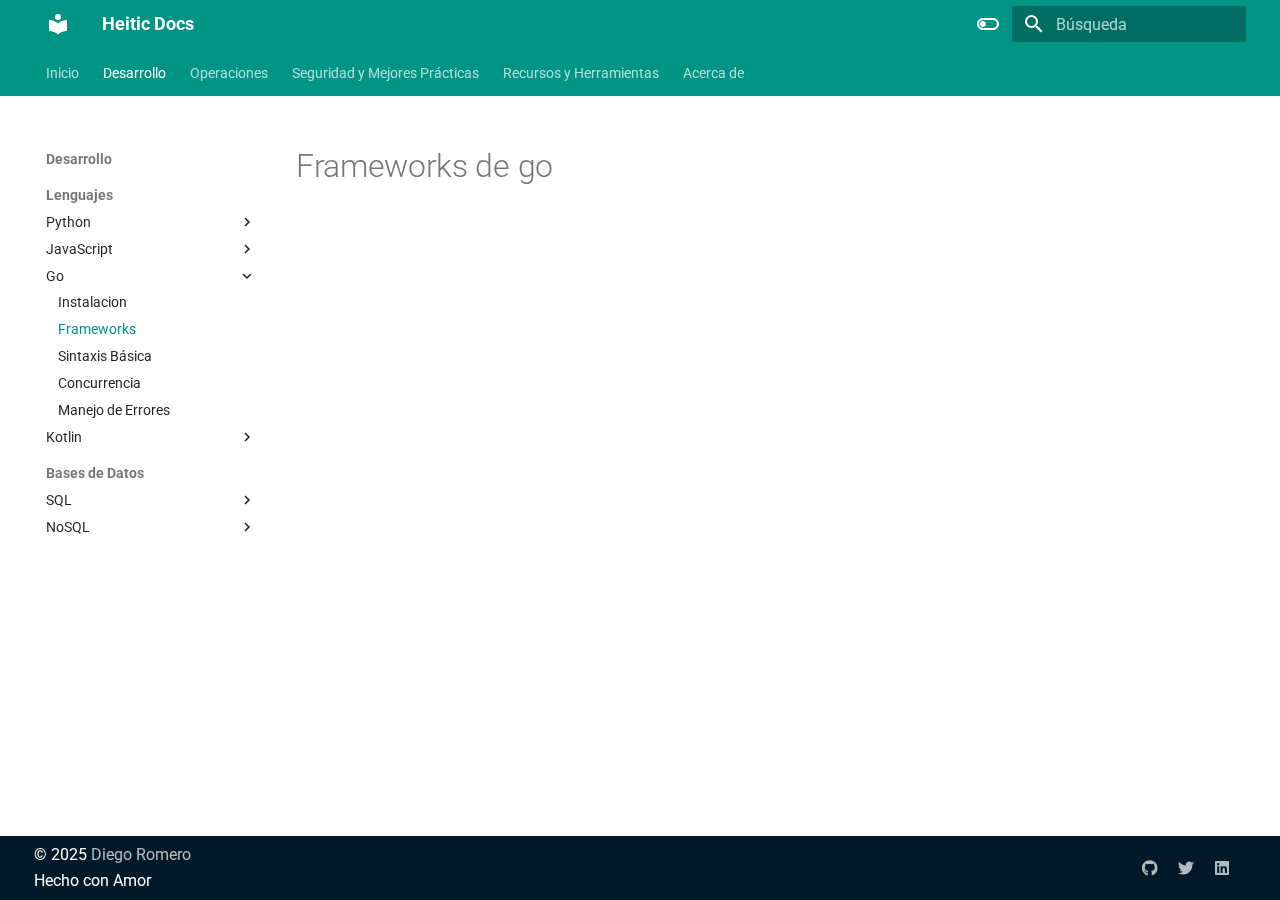
<file: lenguajes/go/frameworks/index.html>
<!doctype html>
<html lang="es" class="no-js">
  <head>
    
      <meta charset="utf-8">
      <meta name="viewport" content="width=device-width,initial-scale=1">
      
      
      
      
        <link rel="prev" href="../instalacion/">
      
      
        <link rel="next" href="../../../devops/conceptos-basicos/">
      
      
      <link rel="icon" href="../../../assets/images/favicon.png">
      <meta name="generator" content="mkdocs-1.6.1, mkdocs-material-9.5.47">
    
    
      
        <title>Frameworks - Heitic Docs</title>
      
    
    
      <link rel="stylesheet" href="../../../assets/stylesheets/main.6f8fc17f.min.css">
      
        
        <link rel="stylesheet" href="../../../assets/stylesheets/palette.06af60db.min.css">
      
      


    
    
      
    
    
      
        
        
        <link rel="preconnect" href="https://fonts.gstatic.com" crossorigin>
        <link rel="stylesheet" href="https://fonts.googleapis.com/css?family=Roboto:300,300i,400,400i,700,700i%7CRoboto+Mono:400,400i,700,700i&display=fallback">
        <style>:root{--md-text-font:"Roboto";--md-code-font:"Roboto Mono"}</style>
      
    
    
      <link rel="stylesheet" href="https://cdnjs.cloudflare.com/ajax/libs/font-awesome/6.4.0/css/all.min.css">
    
      <link rel="stylesheet" href="../../../css/extra.css">
    
    <script>__md_scope=new URL("../../..",location),__md_hash=e=>[...e].reduce(((e,_)=>(e<<5)-e+_.charCodeAt(0)),0),__md_get=(e,_=localStorage,t=__md_scope)=>JSON.parse(_.getItem(t.pathname+"."+e)),__md_set=(e,_,t=localStorage,a=__md_scope)=>{try{t.setItem(a.pathname+"."+e,JSON.stringify(_))}catch(e){}}</script>
    
      

    
    
    
  </head>
  
  
    
    
      
    
    
    
    
    <body dir="ltr" data-md-color-scheme="default" data-md-color-primary="teal" data-md-color-accent="purple">
  
    
    <input class="md-toggle" data-md-toggle="drawer" type="checkbox" id="__drawer" autocomplete="off">
    <input class="md-toggle" data-md-toggle="search" type="checkbox" id="__search" autocomplete="off">
    <label class="md-overlay" for="__drawer"></label>
    <div data-md-component="skip">
      
        
        <a href="#frameworks-de-go" class="md-skip">
          Saltar a contenido
        </a>
      
    </div>
    <div data-md-component="announce">
      
    </div>
    
    
      

<header class="md-header" data-md-component="header">
  <nav class="md-header__inner md-grid" aria-label="Cabecera">
    <a href="../../.." title="Heitic Docs" class="md-header__button md-logo" aria-label="Heitic Docs" data-md-component="logo">
      
  
  <svg xmlns="http://www.w3.org/2000/svg" viewBox="0 0 24 24"><path d="M12 8a3 3 0 0 0 3-3 3 3 0 0 0-3-3 3 3 0 0 0-3 3 3 3 0 0 0 3 3m0 3.54C9.64 9.35 6.5 8 3 8v11c3.5 0 6.64 1.35 9 3.54 2.36-2.19 5.5-3.54 9-3.54V8c-3.5 0-6.64 1.35-9 3.54"/></svg>

    </a>
    <label class="md-header__button md-icon" for="__drawer">
      
      <svg xmlns="http://www.w3.org/2000/svg" viewBox="0 0 24 24"><path d="M3 6h18v2H3zm0 5h18v2H3zm0 5h18v2H3z"/></svg>
    </label>
    <div class="md-header__title" data-md-component="header-title">
      <div class="md-header__ellipsis">
        <div class="md-header__topic">
          <span class="md-ellipsis">
            Heitic Docs
          </span>
        </div>
        <div class="md-header__topic" data-md-component="header-topic">
          <span class="md-ellipsis">
            
              Frameworks
            
          </span>
        </div>
      </div>
    </div>
    
      
        <form class="md-header__option" data-md-component="palette">
  
    
    
    
    <input class="md-option" data-md-color-media="" data-md-color-scheme="default" data-md-color-primary="teal" data-md-color-accent="purple"  aria-label="Switch to dark mode"  type="radio" name="__palette" id="__palette_0">
    
      <label class="md-header__button md-icon" title="Switch to dark mode" for="__palette_1" hidden>
        <svg xmlns="http://www.w3.org/2000/svg" viewBox="0 0 24 24"><path d="M17 6H7c-3.31 0-6 2.69-6 6s2.69 6 6 6h10c3.31 0 6-2.69 6-6s-2.69-6-6-6m0 10H7c-2.21 0-4-1.79-4-4s1.79-4 4-4h10c2.21 0 4 1.79 4 4s-1.79 4-4 4M7 9c-1.66 0-3 1.34-3 3s1.34 3 3 3 3-1.34 3-3-1.34-3-3-3"/></svg>
      </label>
    
  
    
    
    
    <input class="md-option" data-md-color-media="" data-md-color-scheme="slate" data-md-color-primary="teal" data-md-color-accent="lime"  aria-label="Switch to light mode"  type="radio" name="__palette" id="__palette_1">
    
      <label class="md-header__button md-icon" title="Switch to light mode" for="__palette_0" hidden>
        <svg xmlns="http://www.w3.org/2000/svg" viewBox="0 0 24 24"><path d="M17 7H7a5 5 0 0 0-5 5 5 5 0 0 0 5 5h10a5 5 0 0 0 5-5 5 5 0 0 0-5-5m0 8a3 3 0 0 1-3-3 3 3 0 0 1 3-3 3 3 0 0 1 3 3 3 3 0 0 1-3 3"/></svg>
      </label>
    
  
</form>
      
    
    
      <script>var palette=__md_get("__palette");if(palette&&palette.color){if("(prefers-color-scheme)"===palette.color.media){var media=matchMedia("(prefers-color-scheme: light)"),input=document.querySelector(media.matches?"[data-md-color-media='(prefers-color-scheme: light)']":"[data-md-color-media='(prefers-color-scheme: dark)']");palette.color.media=input.getAttribute("data-md-color-media"),palette.color.scheme=input.getAttribute("data-md-color-scheme"),palette.color.primary=input.getAttribute("data-md-color-primary"),palette.color.accent=input.getAttribute("data-md-color-accent")}for(var[key,value]of Object.entries(palette.color))document.body.setAttribute("data-md-color-"+key,value)}</script>
    
    
    
      <label class="md-header__button md-icon" for="__search">
        
        <svg xmlns="http://www.w3.org/2000/svg" viewBox="0 0 24 24"><path d="M9.5 3A6.5 6.5 0 0 1 16 9.5c0 1.61-.59 3.09-1.56 4.23l.27.27h.79l5 5-1.5 1.5-5-5v-.79l-.27-.27A6.52 6.52 0 0 1 9.5 16 6.5 6.5 0 0 1 3 9.5 6.5 6.5 0 0 1 9.5 3m0 2C7 5 5 7 5 9.5S7 14 9.5 14 14 12 14 9.5 12 5 9.5 5"/></svg>
      </label>
      <div class="md-search" data-md-component="search" role="dialog">
  <label class="md-search__overlay" for="__search"></label>
  <div class="md-search__inner" role="search">
    <form class="md-search__form" name="search">
      <input type="text" class="md-search__input" name="query" aria-label="Búsqueda" placeholder="Búsqueda" autocapitalize="off" autocorrect="off" autocomplete="off" spellcheck="false" data-md-component="search-query" required>
      <label class="md-search__icon md-icon" for="__search">
        
        <svg xmlns="http://www.w3.org/2000/svg" viewBox="0 0 24 24"><path d="M9.5 3A6.5 6.5 0 0 1 16 9.5c0 1.61-.59 3.09-1.56 4.23l.27.27h.79l5 5-1.5 1.5-5-5v-.79l-.27-.27A6.52 6.52 0 0 1 9.5 16 6.5 6.5 0 0 1 3 9.5 6.5 6.5 0 0 1 9.5 3m0 2C7 5 5 7 5 9.5S7 14 9.5 14 14 12 14 9.5 12 5 9.5 5"/></svg>
        
        <svg xmlns="http://www.w3.org/2000/svg" viewBox="0 0 24 24"><path d="M20 11v2H8l5.5 5.5-1.42 1.42L4.16 12l7.92-7.92L13.5 5.5 8 11z"/></svg>
      </label>
      <nav class="md-search__options" aria-label="Buscar">
        
        <button type="reset" class="md-search__icon md-icon" title="Limpiar" aria-label="Limpiar" tabindex="-1">
          
          <svg xmlns="http://www.w3.org/2000/svg" viewBox="0 0 24 24"><path d="M19 6.41 17.59 5 12 10.59 6.41 5 5 6.41 10.59 12 5 17.59 6.41 19 12 13.41 17.59 19 19 17.59 13.41 12z"/></svg>
        </button>
      </nav>
      
        <div class="md-search__suggest" data-md-component="search-suggest"></div>
      
    </form>
    <div class="md-search__output">
      <div class="md-search__scrollwrap" tabindex="0" data-md-scrollfix>
        <div class="md-search-result" data-md-component="search-result">
          <div class="md-search-result__meta">
            Inicializando búsqueda
          </div>
          <ol class="md-search-result__list" role="presentation"></ol>
        </div>
      </div>
    </div>
  </div>
</div>
    
    
  </nav>
  
</header>
    
    <div class="md-container" data-md-component="container">
      
      
        
          
            
<nav class="md-tabs" aria-label="Pestañas" data-md-component="tabs">
  <div class="md-grid">
    <ul class="md-tabs__list">
      
        
  
  
  
    <li class="md-tabs__item">
      <a href="../../.." class="md-tabs__link">
        
  
    
  
  Inicio

      </a>
    </li>
  

      
        
  
  
    
  
  
    
    
      
  
  
    
  
  
    
    
      
  
  
    
  
  
    
    
      <li class="md-tabs__item md-tabs__item--active">
        <a href="../../python/introduccion/" class="md-tabs__link">
          
  
  Desarrollo

        </a>
      </li>
    
  

    
  

    
  

      
        
  
  
  
    
    
      
  
  
  
    
    
      <li class="md-tabs__item">
        <a href="../../../devops/conceptos-basicos/" class="md-tabs__link">
          
  
  Operaciones

        </a>
      </li>
    
  

    
  

      
        
  
  
  
    
    
      
  
  
  
    
    
      <li class="md-tabs__item">
        <a href="../../../seguridad/principios-basicos/" class="md-tabs__link">
          
  
  Seguridad y Mejores Prácticas

        </a>
      </li>
    
  

    
  

      
        
  
  
  
    
    
      
  
  
  
    
    
      <li class="md-tabs__item">
        <a href="../../../herramientas/git/" class="md-tabs__link">
          
  
  Recursos y Herramientas

        </a>
      </li>
    
  

    
  

      
        
  
  
  
    <li class="md-tabs__item">
      <a href="../../../about/" class="md-tabs__link">
        
  
    
  
  Acerca de

      </a>
    </li>
  

      
    </ul>
  </div>
</nav>
          
        
      
      <main class="md-main" data-md-component="main">
        <div class="md-main__inner md-grid">
          
            
              
              <div class="md-sidebar md-sidebar--primary" data-md-component="sidebar" data-md-type="navigation" >
                <div class="md-sidebar__scrollwrap">
                  <div class="md-sidebar__inner">
                    


  


  

<nav class="md-nav md-nav--primary md-nav--lifted md-nav--integrated" aria-label="Navegación" data-md-level="0">
  <label class="md-nav__title" for="__drawer">
    <a href="../../.." title="Heitic Docs" class="md-nav__button md-logo" aria-label="Heitic Docs" data-md-component="logo">
      
  
  <svg xmlns="http://www.w3.org/2000/svg" viewBox="0 0 24 24"><path d="M12 8a3 3 0 0 0 3-3 3 3 0 0 0-3-3 3 3 0 0 0-3 3 3 3 0 0 0 3 3m0 3.54C9.64 9.35 6.5 8 3 8v11c3.5 0 6.64 1.35 9 3.54 2.36-2.19 5.5-3.54 9-3.54V8c-3.5 0-6.64 1.35-9 3.54"/></svg>

    </a>
    Heitic Docs
  </label>
  
  <ul class="md-nav__list" data-md-scrollfix>
    
      
      
  
  
  
  
    <li class="md-nav__item">
      <a href="../../.." class="md-nav__link">
        
  
  <span class="md-ellipsis">
    Inicio
  </span>
  

      </a>
    </li>
  

    
      
      
  
  
    
  
  
  
    
    
    
      
        
        
      
      
        
      
    
    
    <li class="md-nav__item md-nav__item--active md-nav__item--section md-nav__item--nested">
      
        
        
        <input class="md-nav__toggle md-toggle " type="checkbox" id="__nav_2" checked>
        
          
          <label class="md-nav__link" for="__nav_2" id="__nav_2_label" tabindex="">
            
  
  <span class="md-ellipsis">
    Desarrollo
  </span>
  

            <span class="md-nav__icon md-icon"></span>
          </label>
        
        <nav class="md-nav" data-md-level="1" aria-labelledby="__nav_2_label" aria-expanded="true">
          <label class="md-nav__title" for="__nav_2">
            <span class="md-nav__icon md-icon"></span>
            Desarrollo
          </label>
          <ul class="md-nav__list" data-md-scrollfix>
            
              
                
  
  
    
  
  
  
    
    
    
      
      
        
          
          
        
      
    
    
    <li class="md-nav__item md-nav__item--active md-nav__item--section md-nav__item--nested">
      
        
        
        <input class="md-nav__toggle md-toggle " type="checkbox" id="__nav_2_1" checked>
        
          
          <label class="md-nav__link" for="__nav_2_1" id="__nav_2_1_label" tabindex="">
            
  
  <span class="md-ellipsis">
    Lenguajes
  </span>
  

            <span class="md-nav__icon md-icon"></span>
          </label>
        
        <nav class="md-nav" data-md-level="2" aria-labelledby="__nav_2_1_label" aria-expanded="true">
          <label class="md-nav__title" for="__nav_2_1">
            <span class="md-nav__icon md-icon"></span>
            Lenguajes
          </label>
          <ul class="md-nav__list" data-md-scrollfix>
            
              
                
  
  
  
  
    
    
    
      
      
        
      
    
    
    <li class="md-nav__item md-nav__item--nested">
      
        
        
        <input class="md-nav__toggle md-toggle " type="checkbox" id="__nav_2_1_1" >
        
          
          <label class="md-nav__link" for="__nav_2_1_1" id="__nav_2_1_1_label" tabindex="0">
            
  
  <span class="md-ellipsis">
    Python
  </span>
  

            <span class="md-nav__icon md-icon"></span>
          </label>
        
        <nav class="md-nav" data-md-level="3" aria-labelledby="__nav_2_1_1_label" aria-expanded="false">
          <label class="md-nav__title" for="__nav_2_1_1">
            <span class="md-nav__icon md-icon"></span>
            Python
          </label>
          <ul class="md-nav__list" data-md-scrollfix>
            
              
                
  
  
  
  
    <li class="md-nav__item">
      <a href="../../python/introduccion/" class="md-nav__link">
        
  
  <span class="md-ellipsis">
    Introducción
  </span>
  

      </a>
    </li>
  

              
            
              
                
  
  
  
  
    <li class="md-nav__item">
      <a href="../../python/conceptos-basicos.md" class="md-nav__link">
        
  
  <span class="md-ellipsis">
    Conceptos Básicos
  </span>
  

      </a>
    </li>
  

              
            
              
                
  
  
  
  
    <li class="md-nav__item">
      <a href="../../python/programacion-avanzada.md" class="md-nav__link">
        
  
  <span class="md-ellipsis">
    Programación Avanzada
  </span>
  

      </a>
    </li>
  

              
            
              
                
  
  
  
  
    <li class="md-nav__item">
      <a href="../../python/bibliotecas-frameworks.md" class="md-nav__link">
        
  
  <span class="md-ellipsis">
    Bibliotecas y Frameworks
  </span>
  

      </a>
    </li>
  

              
            
              
                
  
  
  
  
    <li class="md-nav__item">
      <a href="../../python/mejores-practicas.md" class="md-nav__link">
        
  
  <span class="md-ellipsis">
    Mejores Prácticas
  </span>
  

      </a>
    </li>
  

              
            
          </ul>
        </nav>
      
    </li>
  

              
            
              
                
  
  
  
  
    
    
    
      
      
        
      
    
    
    <li class="md-nav__item md-nav__item--nested">
      
        
        
        <input class="md-nav__toggle md-toggle " type="checkbox" id="__nav_2_1_2" >
        
          
          <label class="md-nav__link" for="__nav_2_1_2" id="__nav_2_1_2_label" tabindex="0">
            
  
  <span class="md-ellipsis">
    JavaScript
  </span>
  

            <span class="md-nav__icon md-icon"></span>
          </label>
        
        <nav class="md-nav" data-md-level="3" aria-labelledby="__nav_2_1_2_label" aria-expanded="false">
          <label class="md-nav__title" for="__nav_2_1_2">
            <span class="md-nav__icon md-icon"></span>
            JavaScript
          </label>
          <ul class="md-nav__list" data-md-scrollfix>
            
              
                
  
  
  
  
    <li class="md-nav__item">
      <a href="../../javascript/fundamentos.md" class="md-nav__link">
        
  
  <span class="md-ellipsis">
    Fundamentos
  </span>
  

      </a>
    </li>
  

              
            
              
                
  
  
  
  
    <li class="md-nav__item">
      <a href="../../javascript/es6-plus.md" class="md-nav__link">
        
  
  <span class="md-ellipsis">
    ES6+
  </span>
  

      </a>
    </li>
  

              
            
              
                
  
  
  
  
    <li class="md-nav__item">
      <a href="../../javascript/nodejs.md" class="md-nav__link">
        
  
  <span class="md-ellipsis">
    Node.js
  </span>
  

      </a>
    </li>
  

              
            
              
                
  
  
  
  
    <li class="md-nav__item">
      <a href="../../javascript/frameworks-frontend.md" class="md-nav__link">
        
  
  <span class="md-ellipsis">
    Frameworks Frontend
  </span>
  

      </a>
    </li>
  

              
            
          </ul>
        </nav>
      
    </li>
  

              
            
              
                
  
  
    
  
  
  
    
    
    
      
      
        
      
    
    
    <li class="md-nav__item md-nav__item--active md-nav__item--nested">
      
        
        
        <input class="md-nav__toggle md-toggle " type="checkbox" id="__nav_2_1_3" checked>
        
          
          <label class="md-nav__link" for="__nav_2_1_3" id="__nav_2_1_3_label" tabindex="0">
            
  
  <span class="md-ellipsis">
    Go
  </span>
  

            <span class="md-nav__icon md-icon"></span>
          </label>
        
        <nav class="md-nav" data-md-level="3" aria-labelledby="__nav_2_1_3_label" aria-expanded="true">
          <label class="md-nav__title" for="__nav_2_1_3">
            <span class="md-nav__icon md-icon"></span>
            Go
          </label>
          <ul class="md-nav__list" data-md-scrollfix>
            
              
                
  
  
  
  
    <li class="md-nav__item">
      <a href="../instalacion/" class="md-nav__link">
        
  
  <span class="md-ellipsis">
    Instalacion
  </span>
  

      </a>
    </li>
  

              
            
              
                
  
  
    
  
  
  
    <li class="md-nav__item md-nav__item--active">
      
      <input class="md-nav__toggle md-toggle" type="checkbox" id="__toc">
      
      
        
      
      
      <a href="./" class="md-nav__link md-nav__link--active">
        
  
  <span class="md-ellipsis">
    Frameworks
  </span>
  

      </a>
      
    </li>
  

              
            
              
                
  
  
  
  
    <li class="md-nav__item">
      <a href="../sintaxis-basica.md" class="md-nav__link">
        
  
  <span class="md-ellipsis">
    Sintaxis Básica
  </span>
  

      </a>
    </li>
  

              
            
              
                
  
  
  
  
    <li class="md-nav__item">
      <a href="../concurrencia.md" class="md-nav__link">
        
  
  <span class="md-ellipsis">
    Concurrencia
  </span>
  

      </a>
    </li>
  

              
            
              
                
  
  
  
  
    <li class="md-nav__item">
      <a href="../manejo-errores.md" class="md-nav__link">
        
  
  <span class="md-ellipsis">
    Manejo de Errores
  </span>
  

      </a>
    </li>
  

              
            
          </ul>
        </nav>
      
    </li>
  

              
            
              
                
  
  
  
  
    
    
    
      
      
        
      
    
    
    <li class="md-nav__item md-nav__item--nested">
      
        
        
        <input class="md-nav__toggle md-toggle " type="checkbox" id="__nav_2_1_4" >
        
          
          <label class="md-nav__link" for="__nav_2_1_4" id="__nav_2_1_4_label" tabindex="0">
            
  
  <span class="md-ellipsis">
    Kotlin
  </span>
  

            <span class="md-nav__icon md-icon"></span>
          </label>
        
        <nav class="md-nav" data-md-level="3" aria-labelledby="__nav_2_1_4_label" aria-expanded="false">
          <label class="md-nav__title" for="__nav_2_1_4">
            <span class="md-nav__icon md-icon"></span>
            Kotlin
          </label>
          <ul class="md-nav__list" data-md-scrollfix>
            
              
                
  
  
  
  
    <li class="md-nav__item">
      <a href="../../kotlin/fundamentos.md" class="md-nav__link">
        
  
  <span class="md-ellipsis">
    Fundamentos
  </span>
  

      </a>
    </li>
  

              
            
              
                
  
  
  
  
    <li class="md-nav__item">
      <a href="../../kotlin/android.md" class="md-nav__link">
        
  
  <span class="md-ellipsis">
    Programación Android
  </span>
  

      </a>
    </li>
  

              
            
              
                
  
  
  
  
    <li class="md-nav__item">
      <a href="../../kotlin/coroutines.md" class="md-nav__link">
        
  
  <span class="md-ellipsis">
    Coroutines
  </span>
  

      </a>
    </li>
  

              
            
          </ul>
        </nav>
      
    </li>
  

              
            
          </ul>
        </nav>
      
    </li>
  

              
            
              
                
  
  
  
  
    
    
    
      
      
        
          
          
        
      
    
    
    <li class="md-nav__item md-nav__item--section md-nav__item--nested">
      
        
        
        <input class="md-nav__toggle md-toggle " type="checkbox" id="__nav_2_2" >
        
          
          <label class="md-nav__link" for="__nav_2_2" id="__nav_2_2_label" tabindex="">
            
  
  <span class="md-ellipsis">
    Bases de Datos
  </span>
  

            <span class="md-nav__icon md-icon"></span>
          </label>
        
        <nav class="md-nav" data-md-level="2" aria-labelledby="__nav_2_2_label" aria-expanded="false">
          <label class="md-nav__title" for="__nav_2_2">
            <span class="md-nav__icon md-icon"></span>
            Bases de Datos
          </label>
          <ul class="md-nav__list" data-md-scrollfix>
            
              
                
  
  
  
  
    
    
    
      
      
        
      
    
    
    <li class="md-nav__item md-nav__item--nested">
      
        
        
        <input class="md-nav__toggle md-toggle " type="checkbox" id="__nav_2_2_1" >
        
          
          <label class="md-nav__link" for="__nav_2_2_1" id="__nav_2_2_1_label" tabindex="0">
            
  
  <span class="md-ellipsis">
    SQL
  </span>
  

            <span class="md-nav__icon md-icon"></span>
          </label>
        
        <nav class="md-nav" data-md-level="3" aria-labelledby="__nav_2_2_1_label" aria-expanded="false">
          <label class="md-nav__title" for="__nav_2_2_1">
            <span class="md-nav__icon md-icon"></span>
            SQL
          </label>
          <ul class="md-nav__list" data-md-scrollfix>
            
              
                
  
  
  
  
    <li class="md-nav__item">
      <a href="../../../bases-datos/sql/mysql.md" class="md-nav__link">
        
  
  <span class="md-ellipsis">
    MySQL
  </span>
  

      </a>
    </li>
  

              
            
              
                
  
  
  
  
    <li class="md-nav__item">
      <a href="../../../bases-datos/sql/postgresql.md" class="md-nav__link">
        
  
  <span class="md-ellipsis">
    PostgreSQL
  </span>
  

      </a>
    </li>
  

              
            
          </ul>
        </nav>
      
    </li>
  

              
            
              
                
  
  
  
  
    
    
    
      
      
        
      
    
    
    <li class="md-nav__item md-nav__item--nested">
      
        
        
        <input class="md-nav__toggle md-toggle " type="checkbox" id="__nav_2_2_2" >
        
          
          <label class="md-nav__link" for="__nav_2_2_2" id="__nav_2_2_2_label" tabindex="0">
            
  
  <span class="md-ellipsis">
    NoSQL
  </span>
  

            <span class="md-nav__icon md-icon"></span>
          </label>
        
        <nav class="md-nav" data-md-level="3" aria-labelledby="__nav_2_2_2_label" aria-expanded="false">
          <label class="md-nav__title" for="__nav_2_2_2">
            <span class="md-nav__icon md-icon"></span>
            NoSQL
          </label>
          <ul class="md-nav__list" data-md-scrollfix>
            
              
                
  
  
  
  
    <li class="md-nav__item">
      <a href="../../../bases-datos/nosql/mongodb.md" class="md-nav__link">
        
  
  <span class="md-ellipsis">
    MongoDB
  </span>
  

      </a>
    </li>
  

              
            
              
                
  
  
  
  
    <li class="md-nav__item">
      <a href="../../../bases-datos/nosql/redis.md" class="md-nav__link">
        
  
  <span class="md-ellipsis">
    Redis
  </span>
  

      </a>
    </li>
  

              
            
          </ul>
        </nav>
      
    </li>
  

              
            
          </ul>
        </nav>
      
    </li>
  

              
            
          </ul>
        </nav>
      
    </li>
  

    
      
      
  
  
  
  
    
    
    
      
      
        
      
    
    
    <li class="md-nav__item md-nav__item--nested">
      
        
        
        <input class="md-nav__toggle md-toggle " type="checkbox" id="__nav_3" >
        
          
          <label class="md-nav__link" for="__nav_3" id="__nav_3_label" tabindex="0">
            
  
  <span class="md-ellipsis">
    Operaciones
  </span>
  

            <span class="md-nav__icon md-icon"></span>
          </label>
        
        <nav class="md-nav" data-md-level="1" aria-labelledby="__nav_3_label" aria-expanded="false">
          <label class="md-nav__title" for="__nav_3">
            <span class="md-nav__icon md-icon"></span>
            Operaciones
          </label>
          <ul class="md-nav__list" data-md-scrollfix>
            
              
                
  
  
  
  
    
    
    
      
      
        
      
    
    
    <li class="md-nav__item md-nav__item--nested">
      
        
        
        <input class="md-nav__toggle md-toggle " type="checkbox" id="__nav_3_1" >
        
          
          <label class="md-nav__link" for="__nav_3_1" id="__nav_3_1_label" tabindex="0">
            
  
  <span class="md-ellipsis">
    DevOps
  </span>
  

            <span class="md-nav__icon md-icon"></span>
          </label>
        
        <nav class="md-nav" data-md-level="2" aria-labelledby="__nav_3_1_label" aria-expanded="false">
          <label class="md-nav__title" for="__nav_3_1">
            <span class="md-nav__icon md-icon"></span>
            DevOps
          </label>
          <ul class="md-nav__list" data-md-scrollfix>
            
              
                
  
  
  
  
    <li class="md-nav__item">
      <a href="../../../devops/conceptos-basicos/" class="md-nav__link">
        
  
  <span class="md-ellipsis">
    Conceptos Básicos
  </span>
  

      </a>
    </li>
  

              
            
              
                
  
  
  
  
    
    
    
      
      
        
      
    
    
    <li class="md-nav__item md-nav__item--nested">
      
        
        
        <input class="md-nav__toggle md-toggle " type="checkbox" id="__nav_3_1_2" >
        
          
          <label class="md-nav__link" for="__nav_3_1_2" id="__nav_3_1_2_label" tabindex="0">
            
  
  <span class="md-ellipsis">
    CI/CD
  </span>
  

            <span class="md-nav__icon md-icon"></span>
          </label>
        
        <nav class="md-nav" data-md-level="3" aria-labelledby="__nav_3_1_2_label" aria-expanded="false">
          <label class="md-nav__title" for="__nav_3_1_2">
            <span class="md-nav__icon md-icon"></span>
            CI/CD
          </label>
          <ul class="md-nav__list" data-md-scrollfix>
            
              
                
  
  
  
  
    <li class="md-nav__item">
      <a href="../../../devops/cicd/jenkins/" class="md-nav__link">
        
  
  <span class="md-ellipsis">
    Jenkins
  </span>
  

      </a>
    </li>
  

              
            
              
                
  
  
  
  
    <li class="md-nav__item">
      <a href="../../../devops/cicd/gitlab-ci.md" class="md-nav__link">
        
  
  <span class="md-ellipsis">
    GitLab CI
  </span>
  

      </a>
    </li>
  

              
            
              
                
  
  
  
  
    <li class="md-nav__item">
      <a href="../../../devops/cicd/github-actions.md" class="md-nav__link">
        
  
  <span class="md-ellipsis">
    GitHub Actions
  </span>
  

      </a>
    </li>
  

              
            
          </ul>
        </nav>
      
    </li>
  

              
            
              
                
  
  
  
  
    
    
    
      
      
        
      
    
    
    <li class="md-nav__item md-nav__item--nested">
      
        
        
        <input class="md-nav__toggle md-toggle " type="checkbox" id="__nav_3_1_3" >
        
          
          <label class="md-nav__link" for="__nav_3_1_3" id="__nav_3_1_3_label" tabindex="0">
            
  
  <span class="md-ellipsis">
    Contenedores
  </span>
  

            <span class="md-nav__icon md-icon"></span>
          </label>
        
        <nav class="md-nav" data-md-level="3" aria-labelledby="__nav_3_1_3_label" aria-expanded="false">
          <label class="md-nav__title" for="__nav_3_1_3">
            <span class="md-nav__icon md-icon"></span>
            Contenedores
          </label>
          <ul class="md-nav__list" data-md-scrollfix>
            
              
                
  
  
  
  
    
    
    
      
      
        
      
    
    
    <li class="md-nav__item md-nav__item--nested">
      
        
        
        <input class="md-nav__toggle md-toggle " type="checkbox" id="__nav_3_1_3_1" >
        
          
          <label class="md-nav__link" for="__nav_3_1_3_1" id="__nav_3_1_3_1_label" tabindex="0">
            
  
  <span class="md-ellipsis">
    Docker
  </span>
  

            <span class="md-nav__icon md-icon"></span>
          </label>
        
        <nav class="md-nav" data-md-level="4" aria-labelledby="__nav_3_1_3_1_label" aria-expanded="false">
          <label class="md-nav__title" for="__nav_3_1_3_1">
            <span class="md-nav__icon md-icon"></span>
            Docker
          </label>
          <ul class="md-nav__list" data-md-scrollfix>
            
              
                
  
  
  
  
    <li class="md-nav__item">
      <a href="../../../devops/contenedores/docker-install/" class="md-nav__link">
        
  
  <span class="md-ellipsis">
    Instalacion
  </span>
  

      </a>
    </li>
  

              
            
              
                
  
  
  
  
    <li class="md-nav__item">
      <a href="../../../devops/contenedores/docker/" class="md-nav__link">
        
  
  <span class="md-ellipsis">
    Configuración
  </span>
  

      </a>
    </li>
  

              
            
          </ul>
        </nav>
      
    </li>
  

              
            
              
                
  
  
  
  
    <li class="md-nav__item">
      <a href="../../../devops/contenedores/kubernetes.md" class="md-nav__link">
        
  
  <span class="md-ellipsis">
    Kubernetes
  </span>
  

      </a>
    </li>
  

              
            
          </ul>
        </nav>
      
    </li>
  

              
            
              
                
  
  
  
  
    
    
    
      
      
        
      
    
    
    <li class="md-nav__item md-nav__item--nested">
      
        
        
        <input class="md-nav__toggle md-toggle " type="checkbox" id="__nav_3_1_4" >
        
          
          <label class="md-nav__link" for="__nav_3_1_4" id="__nav_3_1_4_label" tabindex="0">
            
  
  <span class="md-ellipsis">
    Infraestructura como Código
  </span>
  

            <span class="md-nav__icon md-icon"></span>
          </label>
        
        <nav class="md-nav" data-md-level="3" aria-labelledby="__nav_3_1_4_label" aria-expanded="false">
          <label class="md-nav__title" for="__nav_3_1_4">
            <span class="md-nav__icon md-icon"></span>
            Infraestructura como Código
          </label>
          <ul class="md-nav__list" data-md-scrollfix>
            
              
                
  
  
  
  
    <li class="md-nav__item">
      <a href="../../../devops/iac/terraform.md" class="md-nav__link">
        
  
  <span class="md-ellipsis">
    Terraform
  </span>
  

      </a>
    </li>
  

              
            
              
                
  
  
  
  
    <li class="md-nav__item">
      <a href="../../../devops/iac/ansible.md" class="md-nav__link">
        
  
  <span class="md-ellipsis">
    Ansible
  </span>
  

      </a>
    </li>
  

              
            
          </ul>
        </nav>
      
    </li>
  

              
            
          </ul>
        </nav>
      
    </li>
  

              
            
              
                
  
  
  
  
    
    
    
      
      
        
      
    
    
    <li class="md-nav__item md-nav__item--nested">
      
        
        
        <input class="md-nav__toggle md-toggle " type="checkbox" id="__nav_3_2" >
        
          
          <label class="md-nav__link" for="__nav_3_2" id="__nav_3_2_label" tabindex="0">
            
  
  <span class="md-ellipsis">
    SRE
  </span>
  

            <span class="md-nav__icon md-icon"></span>
          </label>
        
        <nav class="md-nav" data-md-level="2" aria-labelledby="__nav_3_2_label" aria-expanded="false">
          <label class="md-nav__title" for="__nav_3_2">
            <span class="md-nav__icon md-icon"></span>
            SRE
          </label>
          <ul class="md-nav__list" data-md-scrollfix>
            
              
                
  
  
  
  
    <li class="md-nav__item">
      <a href="../../../sre/principios.md" class="md-nav__link">
        
  
  <span class="md-ellipsis">
    Principios SRE
  </span>
  

      </a>
    </li>
  

              
            
              
                
  
  
  
  
    <li class="md-nav__item">
      <a href="../../../sre/monitoreo-alertas.md" class="md-nav__link">
        
  
  <span class="md-ellipsis">
    Monitoreo y Alertas
  </span>
  

      </a>
    </li>
  

              
            
              
                
  
  
  
  
    <li class="md-nav__item">
      <a href="../../../sre/gestion-incidentes.md" class="md-nav__link">
        
  
  <span class="md-ellipsis">
    Gestión de Incidentes
  </span>
  

      </a>
    </li>
  

              
            
              
                
  
  
  
  
    <li class="md-nav__item">
      <a href="../../../sre/automatizacion.md" class="md-nav__link">
        
  
  <span class="md-ellipsis">
    Automatización
  </span>
  

      </a>
    </li>
  

              
            
          </ul>
        </nav>
      
    </li>
  

              
            
              
                
  
  
  
  
    
    
    
      
      
        
      
    
    
    <li class="md-nav__item md-nav__item--nested">
      
        
        
        <input class="md-nav__toggle md-toggle " type="checkbox" id="__nav_3_3" >
        
          
          <label class="md-nav__link" for="__nav_3_3" id="__nav_3_3_label" tabindex="0">
            
  
  <span class="md-ellipsis">
    Cloud Computing
  </span>
  

            <span class="md-nav__icon md-icon"></span>
          </label>
        
        <nav class="md-nav" data-md-level="2" aria-labelledby="__nav_3_3_label" aria-expanded="false">
          <label class="md-nav__title" for="__nav_3_3">
            <span class="md-nav__icon md-icon"></span>
            Cloud Computing
          </label>
          <ul class="md-nav__list" data-md-scrollfix>
            
              
                
  
  
  
  
    <li class="md-nav__item">
      <a href="../../../cloud/aws.md" class="md-nav__link">
        
  
  <span class="md-ellipsis">
    AWS
  </span>
  

      </a>
    </li>
  

              
            
              
                
  
  
  
  
    <li class="md-nav__item">
      <a href="../../../cloud/gcp.md" class="md-nav__link">
        
  
  <span class="md-ellipsis">
    Google Cloud
  </span>
  

      </a>
    </li>
  

              
            
              
                
  
  
  
  
    <li class="md-nav__item">
      <a href="../../../cloud/azure.md" class="md-nav__link">
        
  
  <span class="md-ellipsis">
    Azure
  </span>
  

      </a>
    </li>
  

              
            
          </ul>
        </nav>
      
    </li>
  

              
            
          </ul>
        </nav>
      
    </li>
  

    
      
      
  
  
  
  
    
    
    
      
      
        
      
    
    
    <li class="md-nav__item md-nav__item--nested">
      
        
        
        <input class="md-nav__toggle md-toggle " type="checkbox" id="__nav_4" >
        
          
          <label class="md-nav__link" for="__nav_4" id="__nav_4_label" tabindex="0">
            
  
  <span class="md-ellipsis">
    Seguridad y Mejores Prácticas
  </span>
  

            <span class="md-nav__icon md-icon"></span>
          </label>
        
        <nav class="md-nav" data-md-level="1" aria-labelledby="__nav_4_label" aria-expanded="false">
          <label class="md-nav__title" for="__nav_4">
            <span class="md-nav__icon md-icon"></span>
            Seguridad y Mejores Prácticas
          </label>
          <ul class="md-nav__list" data-md-scrollfix>
            
              
                
  
  
  
  
    
    
    
      
      
        
      
    
    
    <li class="md-nav__item md-nav__item--nested">
      
        
        
        <input class="md-nav__toggle md-toggle " type="checkbox" id="__nav_4_1" >
        
          
          <label class="md-nav__link" for="__nav_4_1" id="__nav_4_1_label" tabindex="0">
            
  
  <span class="md-ellipsis">
    Seguridad
  </span>
  

            <span class="md-nav__icon md-icon"></span>
          </label>
        
        <nav class="md-nav" data-md-level="2" aria-labelledby="__nav_4_1_label" aria-expanded="false">
          <label class="md-nav__title" for="__nav_4_1">
            <span class="md-nav__icon md-icon"></span>
            Seguridad
          </label>
          <ul class="md-nav__list" data-md-scrollfix>
            
              
                
  
  
  
  
    <li class="md-nav__item">
      <a href="../../../seguridad/principios-basicos/" class="md-nav__link">
        
  
  <span class="md-ellipsis">
    Principios Básicos
  </span>
  

      </a>
    </li>
  

              
            
              
                
  
  
  
  
    <li class="md-nav__item">
      <a href="../../../seguridad/owasp-top-10.md" class="md-nav__link">
        
  
  <span class="md-ellipsis">
    OWASP Top 10
  </span>
  

      </a>
    </li>
  

              
            
              
                
  
  
  
  
    <li class="md-nav__item">
      <a href="../../../seguridad/seguridad-nube.md" class="md-nav__link">
        
  
  <span class="md-ellipsis">
    Seguridad en la Nube
  </span>
  

      </a>
    </li>
  

              
            
          </ul>
        </nav>
      
    </li>
  

              
            
              
                
  
  
  
  
    
    
    
      
      
        
      
    
    
    <li class="md-nav__item md-nav__item--nested">
      
        
        
        <input class="md-nav__toggle md-toggle " type="checkbox" id="__nav_4_2" >
        
          
          <label class="md-nav__link" for="__nav_4_2" id="__nav_4_2_label" tabindex="0">
            
  
  <span class="md-ellipsis">
    Metodologías
  </span>
  

            <span class="md-nav__icon md-icon"></span>
          </label>
        
        <nav class="md-nav" data-md-level="2" aria-labelledby="__nav_4_2_label" aria-expanded="false">
          <label class="md-nav__title" for="__nav_4_2">
            <span class="md-nav__icon md-icon"></span>
            Metodologías
          </label>
          <ul class="md-nav__list" data-md-scrollfix>
            
              
                
  
  
  
  
    <li class="md-nav__item">
      <a href="../../../metodologias/agile.md" class="md-nav__link">
        
  
  <span class="md-ellipsis">
    Agile
  </span>
  

      </a>
    </li>
  

              
            
              
                
  
  
  
  
    <li class="md-nav__item">
      <a href="../../../metodologias/scrum.md" class="md-nav__link">
        
  
  <span class="md-ellipsis">
    Scrum
  </span>
  

      </a>
    </li>
  

              
            
              
                
  
  
  
  
    <li class="md-nav__item">
      <a href="../../../metodologias/clean-code.md" class="md-nav__link">
        
  
  <span class="md-ellipsis">
    Clean Code
  </span>
  

      </a>
    </li>
  

              
            
              
                
  
  
  
  
    <li class="md-nav__item">
      <a href="../../../metodologias/patrones-diseno.md" class="md-nav__link">
        
  
  <span class="md-ellipsis">
    Patrones de Diseño
  </span>
  

      </a>
    </li>
  

              
            
          </ul>
        </nav>
      
    </li>
  

              
            
          </ul>
        </nav>
      
    </li>
  

    
      
      
  
  
  
  
    
    
    
      
      
        
      
    
    
    <li class="md-nav__item md-nav__item--nested">
      
        
        
        <input class="md-nav__toggle md-toggle " type="checkbox" id="__nav_5" >
        
          
          <label class="md-nav__link" for="__nav_5" id="__nav_5_label" tabindex="0">
            
  
  <span class="md-ellipsis">
    Recursos y Herramientas
  </span>
  

            <span class="md-nav__icon md-icon"></span>
          </label>
        
        <nav class="md-nav" data-md-level="1" aria-labelledby="__nav_5_label" aria-expanded="false">
          <label class="md-nav__title" for="__nav_5">
            <span class="md-nav__icon md-icon"></span>
            Recursos y Herramientas
          </label>
          <ul class="md-nav__list" data-md-scrollfix>
            
              
                
  
  
  
  
    
    
    
      
      
        
      
    
    
    <li class="md-nav__item md-nav__item--nested">
      
        
        
        <input class="md-nav__toggle md-toggle " type="checkbox" id="__nav_5_1" >
        
          
          <label class="md-nav__link" for="__nav_5_1" id="__nav_5_1_label" tabindex="0">
            
  
  <span class="md-ellipsis">
    Herramientas
  </span>
  

            <span class="md-nav__icon md-icon"></span>
          </label>
        
        <nav class="md-nav" data-md-level="2" aria-labelledby="__nav_5_1_label" aria-expanded="false">
          <label class="md-nav__title" for="__nav_5_1">
            <span class="md-nav__icon md-icon"></span>
            Herramientas
          </label>
          <ul class="md-nav__list" data-md-scrollfix>
            
              
                
  
  
  
  
    <li class="md-nav__item">
      <a href="../../../herramientas/git/" class="md-nav__link">
        
  
  <span class="md-ellipsis">
    Control de Versiones
  </span>
  

      </a>
    </li>
  

              
            
              
                
  
  
  
  
    <li class="md-nav__item">
      <a href="../../../herramientas/editores-ides.md" class="md-nav__link">
        
  
  <span class="md-ellipsis">
    Editores y IDEs
  </span>
  

      </a>
    </li>
  

              
            
              
                
  
  
  
  
    <li class="md-nav__item">
      <a href="../../../herramientas/productividad.md" class="md-nav__link">
        
  
  <span class="md-ellipsis">
    Herramientas de Productividad
  </span>
  

      </a>
    </li>
  

              
            
          </ul>
        </nav>
      
    </li>
  

              
            
              
                
  
  
  
  
    
    
    
      
      
        
      
    
    
    <li class="md-nav__item md-nav__item--nested">
      
        
        
        <input class="md-nav__toggle md-toggle " type="checkbox" id="__nav_5_2" >
        
          
          <label class="md-nav__link" for="__nav_5_2" id="__nav_5_2_label" tabindex="0">
            
  
  <span class="md-ellipsis">
    Recursos
  </span>
  

            <span class="md-nav__icon md-icon"></span>
          </label>
        
        <nav class="md-nav" data-md-level="2" aria-labelledby="__nav_5_2_label" aria-expanded="false">
          <label class="md-nav__title" for="__nav_5_2">
            <span class="md-nav__icon md-icon"></span>
            Recursos
          </label>
          <ul class="md-nav__list" data-md-scrollfix>
            
              
                
  
  
  
  
    <li class="md-nav__item">
      <a href="../../../recursos/libros.md" class="md-nav__link">
        
  
  <span class="md-ellipsis">
    Libros Recomendados
  </span>
  

      </a>
    </li>
  

              
            
              
                
  
  
  
  
    <li class="md-nav__item">
      <a href="../../../recursos/cursos-online.md" class="md-nav__link">
        
  
  <span class="md-ellipsis">
    Cursos Online
  </span>
  

      </a>
    </li>
  

              
            
              
                
  
  
  
  
    <li class="md-nav__item">
      <a href="../../../recursos/comunidades-foros.md" class="md-nav__link">
        
  
  <span class="md-ellipsis">
    Comunidades y Foros
  </span>
  

      </a>
    </li>
  

              
            
          </ul>
        </nav>
      
    </li>
  

              
            
          </ul>
        </nav>
      
    </li>
  

    
      
      
  
  
  
  
    <li class="md-nav__item">
      <a href="../../../about/" class="md-nav__link">
        
  
  <span class="md-ellipsis">
    Acerca de
  </span>
  

      </a>
    </li>
  

    
  </ul>
</nav>
                  </div>
                </div>
              </div>
            
            
          
          
            <div class="md-content" data-md-component="content">
              <article class="md-content__inner md-typeset">
                

                  


<h1 id="frameworks-de-go">Frameworks de go</h1>












                

              </article>
            </div>
          
          
  <script>var tabs=__md_get("__tabs");if(Array.isArray(tabs))e:for(var set of document.querySelectorAll(".tabbed-set")){var labels=set.querySelector(".tabbed-labels");for(var tab of tabs)for(var label of labels.getElementsByTagName("label"))if(label.innerText.trim()===tab){var input=document.getElementById(label.htmlFor);input.checked=!0;continue e}}</script>

<script>var target=document.getElementById(location.hash.slice(1));target&&target.name&&(target.checked=target.name.startsWith("__tabbed_"))</script>
        </div>
        
          <button type="button" class="md-top md-icon" data-md-component="top" hidden>
  
  <svg xmlns="http://www.w3.org/2000/svg" viewBox="0 0 24 24"><path d="M13 20h-2V8l-5.5 5.5-1.42-1.42L12 4.16l7.92 7.92-1.42 1.42L13 8z"/></svg>
  Volver al principio
</button>
        
      </main>
      
<footer class="md-footer">
  <div class="md-footer-meta md-typeset">
    <div class="md-footer-meta__inner md-grid">
      <div class="md-footer-copyright">
        
          <div class="md-footer-copyright__highlight">
            &copy; 2025 <a href="https://github.com/tuusuario" target="_blank" rel="noopener">Diego Romero</a>

          </div>
        
        <div class="md-footer-copyright__highlight">
          Hecho con Amor
        </div>
      </div>
      
        <div class="md-social">
  
    
    
    
    
      
      
    
    <a href="https://github.com/tuusuario" target="_blank" rel="noopener" title="github.com" class="md-social__link">
      <svg xmlns="http://www.w3.org/2000/svg" viewBox="0 0 496 512"><!--! Font Awesome Free 6.7.1 by @fontawesome - https://fontawesome.com License - https://fontawesome.com/license/free (Icons: CC BY 4.0, Fonts: SIL OFL 1.1, Code: MIT License) Copyright 2024 Fonticons, Inc.--><path d="M165.9 397.4c0 2-2.3 3.6-5.2 3.6-3.3.3-5.6-1.3-5.6-3.6 0-2 2.3-3.6 5.2-3.6 3-.3 5.6 1.3 5.6 3.6m-31.1-4.5c-.7 2 1.3 4.3 4.3 4.9 2.6 1 5.6 0 6.2-2s-1.3-4.3-4.3-5.2c-2.6-.7-5.5.3-6.2 2.3m44.2-1.7c-2.9.7-4.9 2.6-4.6 4.9.3 2 2.9 3.3 5.9 2.6 2.9-.7 4.9-2.6 4.6-4.6-.3-1.9-3-3.2-5.9-2.9M244.8 8C106.1 8 0 113.3 0 252c0 110.9 69.8 205.8 169.5 239.2 12.8 2.3 17.3-5.6 17.3-12.1 0-6.2-.3-40.4-.3-61.4 0 0-70 15-84.7-29.8 0 0-11.4-29.1-27.8-36.6 0 0-22.9-15.7 1.6-15.4 0 0 24.9 2 38.6 25.8 21.9 38.6 58.6 27.5 72.9 20.9 2.3-16 8.8-27.1 16-33.7-55.9-6.2-112.3-14.3-112.3-110.5 0-27.5 7.6-41.3 23.6-58.9-2.6-6.5-11.1-33.3 2.6-67.9 20.9-6.5 69 27 69 27 20-5.6 41.5-8.5 62.8-8.5s42.8 2.9 62.8 8.5c0 0 48.1-33.6 69-27 13.7 34.7 5.2 61.4 2.6 67.9 16 17.7 25.8 31.5 25.8 58.9 0 96.5-58.9 104.2-114.8 110.5 9.2 7.9 17 22.9 17 46.4 0 33.7-.3 75.4-.3 83.6 0 6.5 4.6 14.4 17.3 12.1C428.2 457.8 496 362.9 496 252 496 113.3 383.5 8 244.8 8M97.2 352.9c-1.3 1-1 3.3.7 5.2 1.6 1.6 3.9 2.3 5.2 1 1.3-1 1-3.3-.7-5.2-1.6-1.6-3.9-2.3-5.2-1m-10.8-8.1c-.7 1.3.3 2.9 2.3 3.9 1.6 1 3.6.7 4.3-.7.7-1.3-.3-2.9-2.3-3.9-2-.6-3.6-.3-4.3.7m32.4 35.6c-1.6 1.3-1 4.3 1.3 6.2 2.3 2.3 5.2 2.6 6.5 1 1.3-1.3.7-4.3-1.3-6.2-2.2-2.3-5.2-2.6-6.5-1m-11.4-14.7c-1.6 1-1.6 3.6 0 5.9s4.3 3.3 5.6 2.3c1.6-1.3 1.6-3.9 0-6.2-1.4-2.3-4-3.3-5.6-2"/></svg>
    </a>
  
    
    
    
    
      
      
    
    <a href="https://twitter.com/tuusuario" target="_blank" rel="noopener" title="twitter.com" class="md-social__link">
      <svg xmlns="http://www.w3.org/2000/svg" viewBox="0 0 512 512"><!--! Font Awesome Free 6.7.1 by @fontawesome - https://fontawesome.com License - https://fontawesome.com/license/free (Icons: CC BY 4.0, Fonts: SIL OFL 1.1, Code: MIT License) Copyright 2024 Fonticons, Inc.--><path d="M459.37 151.716c.325 4.548.325 9.097.325 13.645 0 138.72-105.583 298.558-298.558 298.558-59.452 0-114.68-17.219-161.137-47.106 8.447.974 16.568 1.299 25.34 1.299 49.055 0 94.213-16.568 130.274-44.832-46.132-.975-84.792-31.188-98.112-72.772 6.498.974 12.995 1.624 19.818 1.624 9.421 0 18.843-1.3 27.614-3.573-48.081-9.747-84.143-51.98-84.143-102.985v-1.299c13.969 7.797 30.214 12.67 47.431 13.319-28.264-18.843-46.781-51.005-46.781-87.391 0-19.492 5.197-37.36 14.294-52.954 51.655 63.675 129.3 105.258 216.365 109.807-1.624-7.797-2.599-15.918-2.599-24.04 0-57.828 46.782-104.934 104.934-104.934 30.213 0 57.502 12.67 76.67 33.137 23.715-4.548 46.456-13.32 66.599-25.34-7.798 24.366-24.366 44.833-46.132 57.827 21.117-2.273 41.584-8.122 60.426-16.243-14.292 20.791-32.161 39.308-52.628 54.253"/></svg>
    </a>
  
    
    
    
    
      
      
    
    <a href="https://linkedin.com/in/tuusuario" target="_blank" rel="noopener" title="linkedin.com" class="md-social__link">
      <svg xmlns="http://www.w3.org/2000/svg" viewBox="0 0 448 512"><!--! Font Awesome Free 6.7.1 by @fontawesome - https://fontawesome.com License - https://fontawesome.com/license/free (Icons: CC BY 4.0, Fonts: SIL OFL 1.1, Code: MIT License) Copyright 2024 Fonticons, Inc.--><path d="M416 32H31.9C14.3 32 0 46.5 0 64.3v383.4C0 465.5 14.3 480 31.9 480H416c17.6 0 32-14.5 32-32.3V64.3c0-17.8-14.4-32.3-32-32.3M135.4 416H69V202.2h66.5V416zm-33.2-243c-21.3 0-38.5-17.3-38.5-38.5S80.9 96 102.2 96c21.2 0 38.5 17.3 38.5 38.5 0 21.3-17.2 38.5-38.5 38.5m282.1 243h-66.4V312c0-24.8-.5-56.7-34.5-56.7-34.6 0-39.9 27-39.9 54.9V416h-66.4V202.2h63.7v29.2h.9c8.9-16.8 30.6-34.5 62.9-34.5 67.2 0 79.7 44.3 79.7 101.9z"/></svg>
    </a>
  
</div>
      
    </div>
  </div>
</footer>

    </div>
    <div class="md-dialog" data-md-component="dialog">
      <div class="md-dialog__inner md-typeset"></div>
    </div>
    
    
    <script id="__config" type="application/json">{"base": "../../..", "features": ["navigation.tabs", "navigation.sections", "toc.integrate", "navigation.top", "search.suggest", "search.highlight", "content.tabs.link", "content.code.annotation", "content.code.copy"], "search": "../../../assets/javascripts/workers/search.6ce7567c.min.js", "translations": {"clipboard.copied": "Copiado al portapapeles", "clipboard.copy": "Copiar al portapapeles", "search.result.more.one": "1 m\u00e1s en esta p\u00e1gina", "search.result.more.other": "# m\u00e1s en esta p\u00e1gina", "search.result.none": "No se encontraron documentos", "search.result.one": "1 documento encontrado", "search.result.other": "# documentos encontrados", "search.result.placeholder": "Teclee para comenzar b\u00fasqueda", "search.result.term.missing": "Falta", "select.version": "Seleccionar versi\u00f3n"}}</script>
    
    
      <script src="../../../assets/javascripts/bundle.83f73b43.min.js"></script>
      
    
  </body>
</html>
</file>
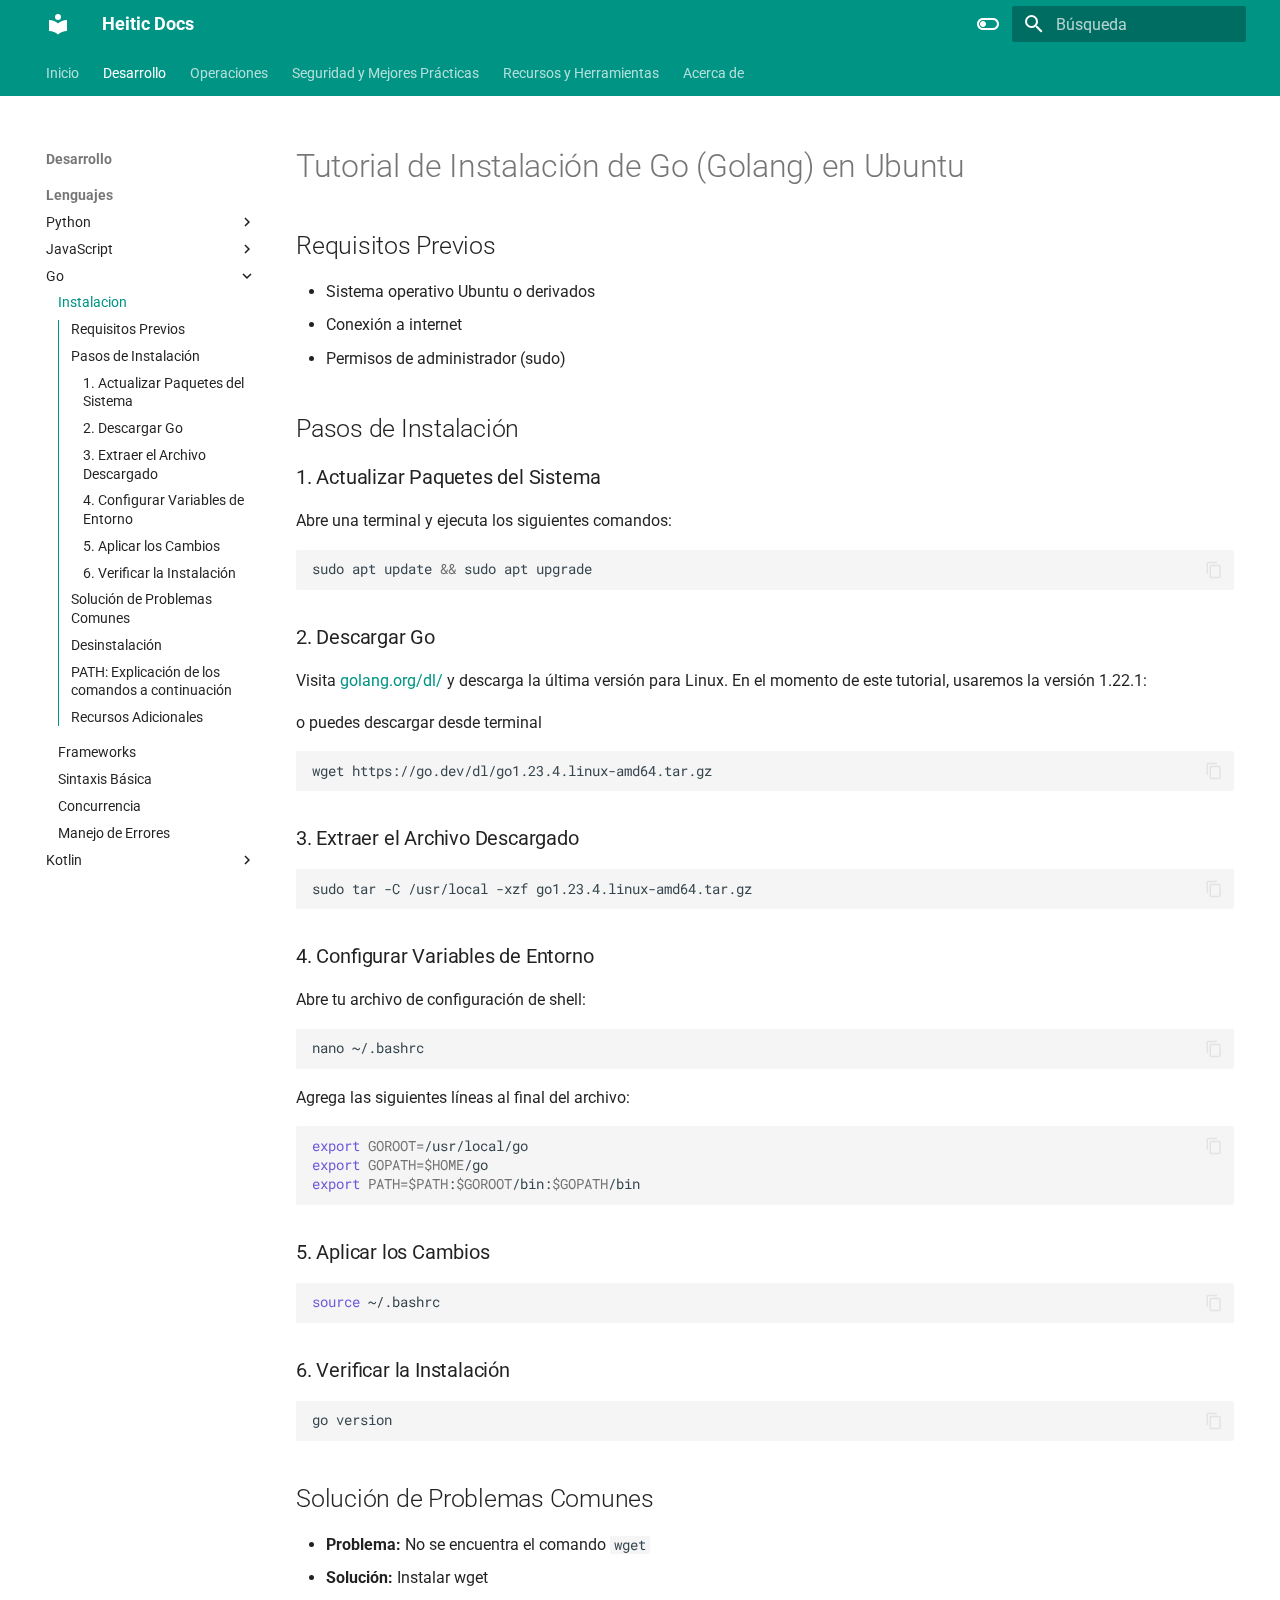
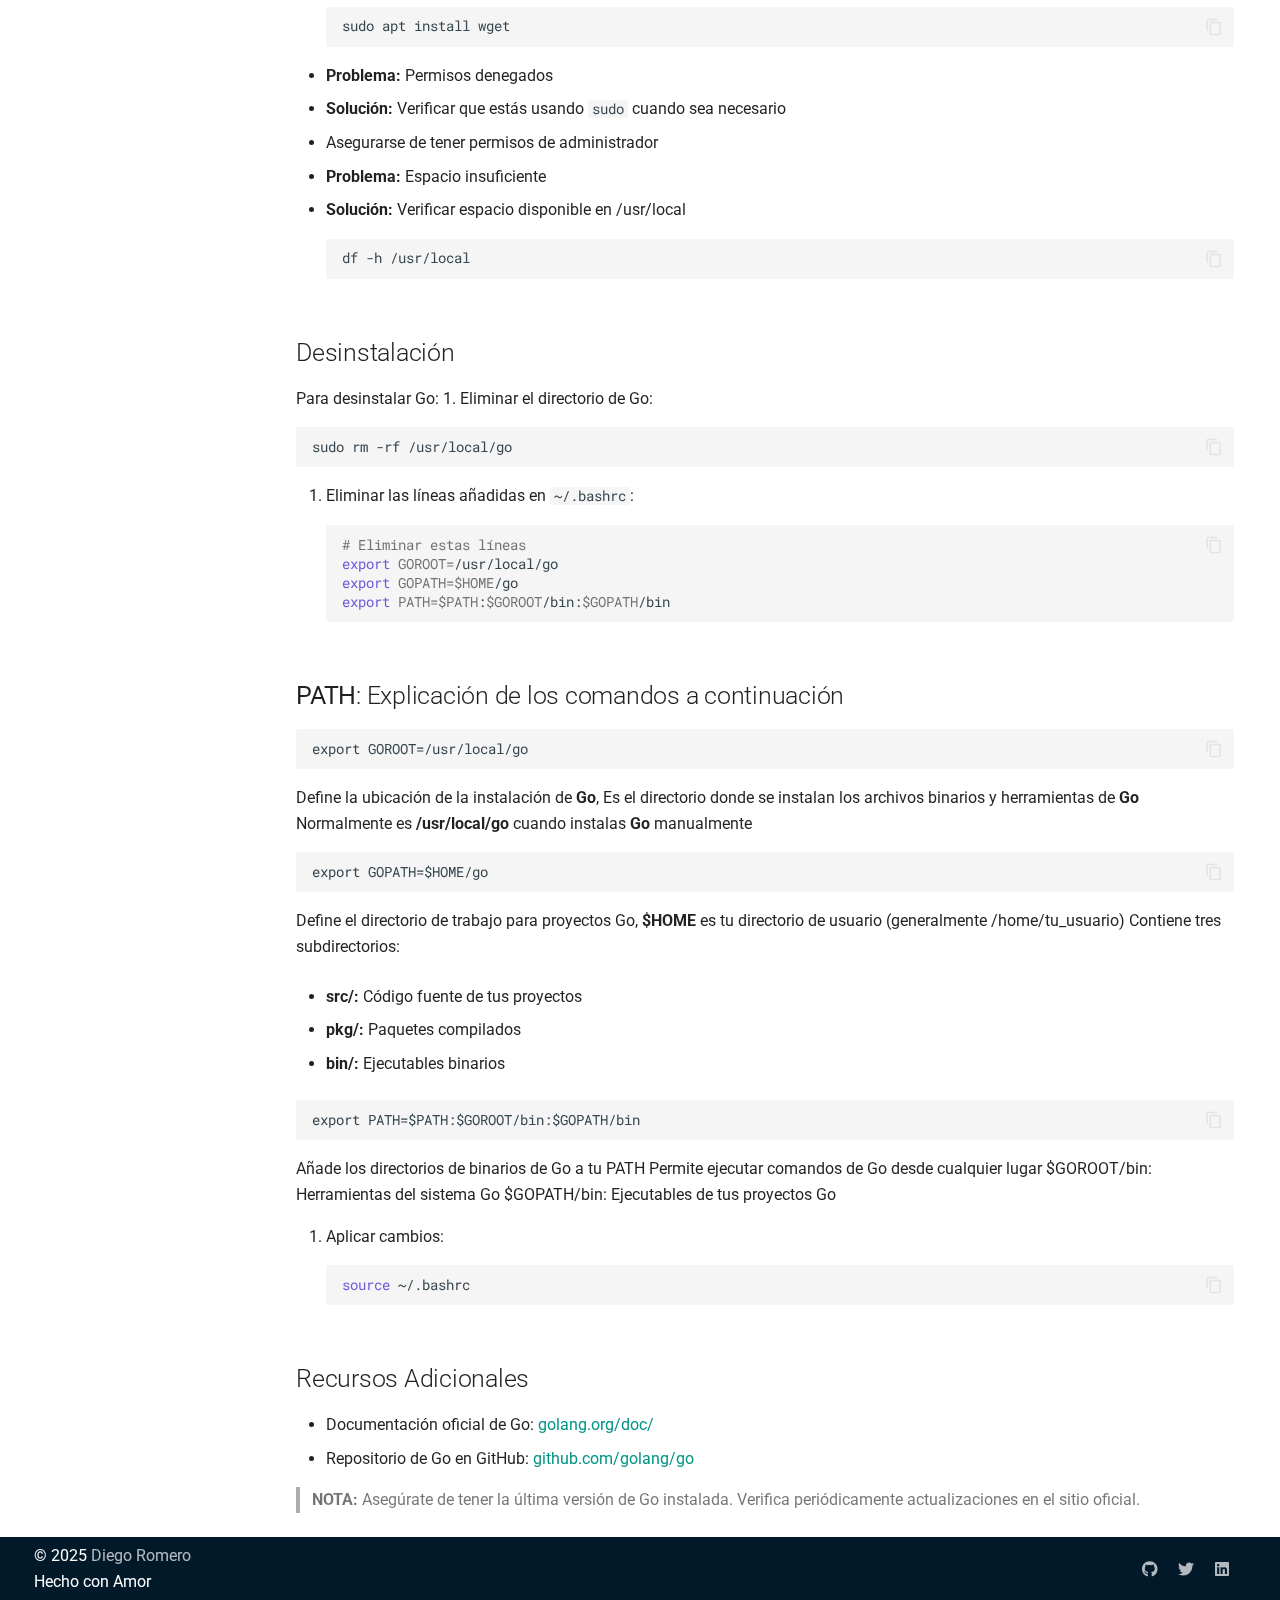
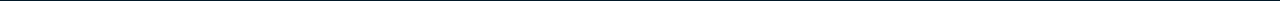
<file: lenguajes/go/instalacion/index.html>
<!doctype html>
<html lang="es" class="no-js">
  <head>
    
      <meta charset="utf-8">
      <meta name="viewport" content="width=device-width,initial-scale=1">
      
      
      
      
        <link rel="prev" href="../../python/introduccion/">
      
      
        <link rel="next" href="../frameworks/">
      
      
      <link rel="icon" href="../../../assets/images/favicon.png">
      <meta name="generator" content="mkdocs-1.6.1, mkdocs-material-9.5.47">
    
    
      
        <title>Instalacion - Heitic Docs</title>
      
    
    
      <link rel="stylesheet" href="../../../assets/stylesheets/main.6f8fc17f.min.css">
      
        
        <link rel="stylesheet" href="../../../assets/stylesheets/palette.06af60db.min.css">
      
      


    
    
      
    
    
      
        
        
        <link rel="preconnect" href="https://fonts.gstatic.com" crossorigin>
        <link rel="stylesheet" href="https://fonts.googleapis.com/css?family=Roboto:300,300i,400,400i,700,700i%7CRoboto+Mono:400,400i,700,700i&display=fallback">
        <style>:root{--md-text-font:"Roboto";--md-code-font:"Roboto Mono"}</style>
      
    
    
      <link rel="stylesheet" href="https://cdnjs.cloudflare.com/ajax/libs/font-awesome/6.4.0/css/all.min.css">
    
      <link rel="stylesheet" href="../../../css/extra.css">
    
    <script>__md_scope=new URL("../../..",location),__md_hash=e=>[...e].reduce(((e,_)=>(e<<5)-e+_.charCodeAt(0)),0),__md_get=(e,_=localStorage,t=__md_scope)=>JSON.parse(_.getItem(t.pathname+"."+e)),__md_set=(e,_,t=localStorage,a=__md_scope)=>{try{t.setItem(a.pathname+"."+e,JSON.stringify(_))}catch(e){}}</script>
    
      

    
    
    
  </head>
  
  
    
    
      
    
    
    
    
    <body dir="ltr" data-md-color-scheme="default" data-md-color-primary="teal" data-md-color-accent="purple">
  
    
    <input class="md-toggle" data-md-toggle="drawer" type="checkbox" id="__drawer" autocomplete="off">
    <input class="md-toggle" data-md-toggle="search" type="checkbox" id="__search" autocomplete="off">
    <label class="md-overlay" for="__drawer"></label>
    <div data-md-component="skip">
      
        
        <a href="#tutorial-de-instalacion-de-go-golang-en-ubuntu" class="md-skip">
          Saltar a contenido
        </a>
      
    </div>
    <div data-md-component="announce">
      
    </div>
    
    
      

<header class="md-header" data-md-component="header">
  <nav class="md-header__inner md-grid" aria-label="Cabecera">
    <a href="../../.." title="Heitic Docs" class="md-header__button md-logo" aria-label="Heitic Docs" data-md-component="logo">
      
  
  <svg xmlns="http://www.w3.org/2000/svg" viewBox="0 0 24 24"><path d="M12 8a3 3 0 0 0 3-3 3 3 0 0 0-3-3 3 3 0 0 0-3 3 3 3 0 0 0 3 3m0 3.54C9.64 9.35 6.5 8 3 8v11c3.5 0 6.64 1.35 9 3.54 2.36-2.19 5.5-3.54 9-3.54V8c-3.5 0-6.64 1.35-9 3.54"/></svg>

    </a>
    <label class="md-header__button md-icon" for="__drawer">
      
      <svg xmlns="http://www.w3.org/2000/svg" viewBox="0 0 24 24"><path d="M3 6h18v2H3zm0 5h18v2H3zm0 5h18v2H3z"/></svg>
    </label>
    <div class="md-header__title" data-md-component="header-title">
      <div class="md-header__ellipsis">
        <div class="md-header__topic">
          <span class="md-ellipsis">
            Heitic Docs
          </span>
        </div>
        <div class="md-header__topic" data-md-component="header-topic">
          <span class="md-ellipsis">
            
              Instalacion
            
          </span>
        </div>
      </div>
    </div>
    
      
        <form class="md-header__option" data-md-component="palette">
  
    
    
    
    <input class="md-option" data-md-color-media="" data-md-color-scheme="default" data-md-color-primary="teal" data-md-color-accent="purple"  aria-label="Switch to dark mode"  type="radio" name="__palette" id="__palette_0">
    
      <label class="md-header__button md-icon" title="Switch to dark mode" for="__palette_1" hidden>
        <svg xmlns="http://www.w3.org/2000/svg" viewBox="0 0 24 24"><path d="M17 6H7c-3.31 0-6 2.69-6 6s2.69 6 6 6h10c3.31 0 6-2.69 6-6s-2.69-6-6-6m0 10H7c-2.21 0-4-1.79-4-4s1.79-4 4-4h10c2.21 0 4 1.79 4 4s-1.79 4-4 4M7 9c-1.66 0-3 1.34-3 3s1.34 3 3 3 3-1.34 3-3-1.34-3-3-3"/></svg>
      </label>
    
  
    
    
    
    <input class="md-option" data-md-color-media="" data-md-color-scheme="slate" data-md-color-primary="teal" data-md-color-accent="lime"  aria-label="Switch to light mode"  type="radio" name="__palette" id="__palette_1">
    
      <label class="md-header__button md-icon" title="Switch to light mode" for="__palette_0" hidden>
        <svg xmlns="http://www.w3.org/2000/svg" viewBox="0 0 24 24"><path d="M17 7H7a5 5 0 0 0-5 5 5 5 0 0 0 5 5h10a5 5 0 0 0 5-5 5 5 0 0 0-5-5m0 8a3 3 0 0 1-3-3 3 3 0 0 1 3-3 3 3 0 0 1 3 3 3 3 0 0 1-3 3"/></svg>
      </label>
    
  
</form>
      
    
    
      <script>var palette=__md_get("__palette");if(palette&&palette.color){if("(prefers-color-scheme)"===palette.color.media){var media=matchMedia("(prefers-color-scheme: light)"),input=document.querySelector(media.matches?"[data-md-color-media='(prefers-color-scheme: light)']":"[data-md-color-media='(prefers-color-scheme: dark)']");palette.color.media=input.getAttribute("data-md-color-media"),palette.color.scheme=input.getAttribute("data-md-color-scheme"),palette.color.primary=input.getAttribute("data-md-color-primary"),palette.color.accent=input.getAttribute("data-md-color-accent")}for(var[key,value]of Object.entries(palette.color))document.body.setAttribute("data-md-color-"+key,value)}</script>
    
    
    
      <label class="md-header__button md-icon" for="__search">
        
        <svg xmlns="http://www.w3.org/2000/svg" viewBox="0 0 24 24"><path d="M9.5 3A6.5 6.5 0 0 1 16 9.5c0 1.61-.59 3.09-1.56 4.23l.27.27h.79l5 5-1.5 1.5-5-5v-.79l-.27-.27A6.52 6.52 0 0 1 9.5 16 6.5 6.5 0 0 1 3 9.5 6.5 6.5 0 0 1 9.5 3m0 2C7 5 5 7 5 9.5S7 14 9.5 14 14 12 14 9.5 12 5 9.5 5"/></svg>
      </label>
      <div class="md-search" data-md-component="search" role="dialog">
  <label class="md-search__overlay" for="__search"></label>
  <div class="md-search__inner" role="search">
    <form class="md-search__form" name="search">
      <input type="text" class="md-search__input" name="query" aria-label="Búsqueda" placeholder="Búsqueda" autocapitalize="off" autocorrect="off" autocomplete="off" spellcheck="false" data-md-component="search-query" required>
      <label class="md-search__icon md-icon" for="__search">
        
        <svg xmlns="http://www.w3.org/2000/svg" viewBox="0 0 24 24"><path d="M9.5 3A6.5 6.5 0 0 1 16 9.5c0 1.61-.59 3.09-1.56 4.23l.27.27h.79l5 5-1.5 1.5-5-5v-.79l-.27-.27A6.52 6.52 0 0 1 9.5 16 6.5 6.5 0 0 1 3 9.5 6.5 6.5 0 0 1 9.5 3m0 2C7 5 5 7 5 9.5S7 14 9.5 14 14 12 14 9.5 12 5 9.5 5"/></svg>
        
        <svg xmlns="http://www.w3.org/2000/svg" viewBox="0 0 24 24"><path d="M20 11v2H8l5.5 5.5-1.42 1.42L4.16 12l7.92-7.92L13.5 5.5 8 11z"/></svg>
      </label>
      <nav class="md-search__options" aria-label="Buscar">
        
        <button type="reset" class="md-search__icon md-icon" title="Limpiar" aria-label="Limpiar" tabindex="-1">
          
          <svg xmlns="http://www.w3.org/2000/svg" viewBox="0 0 24 24"><path d="M19 6.41 17.59 5 12 10.59 6.41 5 5 6.41 10.59 12 5 17.59 6.41 19 12 13.41 17.59 19 19 17.59 13.41 12z"/></svg>
        </button>
      </nav>
      
        <div class="md-search__suggest" data-md-component="search-suggest"></div>
      
    </form>
    <div class="md-search__output">
      <div class="md-search__scrollwrap" tabindex="0" data-md-scrollfix>
        <div class="md-search-result" data-md-component="search-result">
          <div class="md-search-result__meta">
            Inicializando búsqueda
          </div>
          <ol class="md-search-result__list" role="presentation"></ol>
        </div>
      </div>
    </div>
  </div>
</div>
    
    
  </nav>
  
</header>
    
    <div class="md-container" data-md-component="container">
      
      
        
          
            
<nav class="md-tabs" aria-label="Pestañas" data-md-component="tabs">
  <div class="md-grid">
    <ul class="md-tabs__list">
      
        
  
  
  
    <li class="md-tabs__item">
      <a href="../../.." class="md-tabs__link">
        
  
    
  
  Inicio

      </a>
    </li>
  

      
        
  
  
    
  
  
    
    
      
  
  
    
  
  
    
    
      
  
  
    
  
  
    
    
      <li class="md-tabs__item md-tabs__item--active">
        <a href="../../python/introduccion/" class="md-tabs__link">
          
  
  Desarrollo

        </a>
      </li>
    
  

    
  

    
  

      
        
  
  
  
    
    
      
  
  
  
    
    
      <li class="md-tabs__item">
        <a href="../../../devops/conceptos-basicos/" class="md-tabs__link">
          
  
  Operaciones

        </a>
      </li>
    
  

    
  

      
        
  
  
  
    
    
      
  
  
  
    
    
      <li class="md-tabs__item">
        <a href="../../../seguridad/principios-basicos/" class="md-tabs__link">
          
  
  Seguridad y Mejores Prácticas

        </a>
      </li>
    
  

    
  

      
        
  
  
  
    
    
      
  
  
  
    
    
      <li class="md-tabs__item">
        <a href="../../../herramientas/git/" class="md-tabs__link">
          
  
  Recursos y Herramientas

        </a>
      </li>
    
  

    
  

      
        
  
  
  
    <li class="md-tabs__item">
      <a href="../../../about/" class="md-tabs__link">
        
  
    
  
  Acerca de

      </a>
    </li>
  

      
    </ul>
  </div>
</nav>
          
        
      
      <main class="md-main" data-md-component="main">
        <div class="md-main__inner md-grid">
          
            
              
              <div class="md-sidebar md-sidebar--primary" data-md-component="sidebar" data-md-type="navigation" >
                <div class="md-sidebar__scrollwrap">
                  <div class="md-sidebar__inner">
                    


  


  

<nav class="md-nav md-nav--primary md-nav--lifted md-nav--integrated" aria-label="Navegación" data-md-level="0">
  <label class="md-nav__title" for="__drawer">
    <a href="../../.." title="Heitic Docs" class="md-nav__button md-logo" aria-label="Heitic Docs" data-md-component="logo">
      
  
  <svg xmlns="http://www.w3.org/2000/svg" viewBox="0 0 24 24"><path d="M12 8a3 3 0 0 0 3-3 3 3 0 0 0-3-3 3 3 0 0 0-3 3 3 3 0 0 0 3 3m0 3.54C9.64 9.35 6.5 8 3 8v11c3.5 0 6.64 1.35 9 3.54 2.36-2.19 5.5-3.54 9-3.54V8c-3.5 0-6.64 1.35-9 3.54"/></svg>

    </a>
    Heitic Docs
  </label>
  
  <ul class="md-nav__list" data-md-scrollfix>
    
      
      
  
  
  
  
    <li class="md-nav__item">
      <a href="../../.." class="md-nav__link">
        
  
  <span class="md-ellipsis">
    Inicio
  </span>
  

      </a>
    </li>
  

    
      
      
  
  
    
  
  
  
    
    
    
      
        
        
      
      
        
      
    
    
    <li class="md-nav__item md-nav__item--active md-nav__item--section md-nav__item--nested">
      
        
        
        <input class="md-nav__toggle md-toggle " type="checkbox" id="__nav_2" checked>
        
          
          <label class="md-nav__link" for="__nav_2" id="__nav_2_label" tabindex="">
            
  
  <span class="md-ellipsis">
    Desarrollo
  </span>
  

            <span class="md-nav__icon md-icon"></span>
          </label>
        
        <nav class="md-nav" data-md-level="1" aria-labelledby="__nav_2_label" aria-expanded="true">
          <label class="md-nav__title" for="__nav_2">
            <span class="md-nav__icon md-icon"></span>
            Desarrollo
          </label>
          <ul class="md-nav__list" data-md-scrollfix>
            
              
                
  
  
    
  
  
  
    
    
    
      
      
        
          
          
        
      
    
    
    <li class="md-nav__item md-nav__item--active md-nav__item--section md-nav__item--nested">
      
        
        
        <input class="md-nav__toggle md-toggle " type="checkbox" id="__nav_2_1" checked>
        
          
          <label class="md-nav__link" for="__nav_2_1" id="__nav_2_1_label" tabindex="">
            
  
  <span class="md-ellipsis">
    Lenguajes
  </span>
  

            <span class="md-nav__icon md-icon"></span>
          </label>
        
        <nav class="md-nav" data-md-level="2" aria-labelledby="__nav_2_1_label" aria-expanded="true">
          <label class="md-nav__title" for="__nav_2_1">
            <span class="md-nav__icon md-icon"></span>
            Lenguajes
          </label>
          <ul class="md-nav__list" data-md-scrollfix>
            
              
                
  
  
  
  
    
    
    
      
      
        
      
    
    
    <li class="md-nav__item md-nav__item--nested">
      
        
        
        <input class="md-nav__toggle md-toggle " type="checkbox" id="__nav_2_1_1" >
        
          
          <label class="md-nav__link" for="__nav_2_1_1" id="__nav_2_1_1_label" tabindex="0">
            
  
  <span class="md-ellipsis">
    Python
  </span>
  

            <span class="md-nav__icon md-icon"></span>
          </label>
        
        <nav class="md-nav" data-md-level="3" aria-labelledby="__nav_2_1_1_label" aria-expanded="false">
          <label class="md-nav__title" for="__nav_2_1_1">
            <span class="md-nav__icon md-icon"></span>
            Python
          </label>
          <ul class="md-nav__list" data-md-scrollfix>
            
              
                
  
  
  
  
    <li class="md-nav__item">
      <a href="../../python/introduccion/" class="md-nav__link">
        
  
  <span class="md-ellipsis">
    Introducción
  </span>
  

      </a>
    </li>
  

              
            
              
                
  
  
  
  
    <li class="md-nav__item">
      <a href="../../python/conceptos-basicos.md" class="md-nav__link">
        
  
  <span class="md-ellipsis">
    Conceptos Básicos
  </span>
  

      </a>
    </li>
  

              
            
              
                
  
  
  
  
    <li class="md-nav__item">
      <a href="../../python/programacion-avanzada.md" class="md-nav__link">
        
  
  <span class="md-ellipsis">
    Programación Avanzada
  </span>
  

      </a>
    </li>
  

              
            
              
                
  
  
  
  
    <li class="md-nav__item">
      <a href="../../python/bibliotecas-frameworks.md" class="md-nav__link">
        
  
  <span class="md-ellipsis">
    Bibliotecas y Frameworks
  </span>
  

      </a>
    </li>
  

              
            
              
                
  
  
  
  
    <li class="md-nav__item">
      <a href="../../python/mejores-practicas.md" class="md-nav__link">
        
  
  <span class="md-ellipsis">
    Mejores Prácticas
  </span>
  

      </a>
    </li>
  

              
            
          </ul>
        </nav>
      
    </li>
  

              
            
              
                
  
  
  
  
    
    
    
      
      
        
      
    
    
    <li class="md-nav__item md-nav__item--nested">
      
        
        
        <input class="md-nav__toggle md-toggle " type="checkbox" id="__nav_2_1_2" >
        
          
          <label class="md-nav__link" for="__nav_2_1_2" id="__nav_2_1_2_label" tabindex="0">
            
  
  <span class="md-ellipsis">
    JavaScript
  </span>
  

            <span class="md-nav__icon md-icon"></span>
          </label>
        
        <nav class="md-nav" data-md-level="3" aria-labelledby="__nav_2_1_2_label" aria-expanded="false">
          <label class="md-nav__title" for="__nav_2_1_2">
            <span class="md-nav__icon md-icon"></span>
            JavaScript
          </label>
          <ul class="md-nav__list" data-md-scrollfix>
            
              
                
  
  
  
  
    <li class="md-nav__item">
      <a href="../../javascript/fundamentos.md" class="md-nav__link">
        
  
  <span class="md-ellipsis">
    Fundamentos
  </span>
  

      </a>
    </li>
  

              
            
              
                
  
  
  
  
    <li class="md-nav__item">
      <a href="../../javascript/es6-plus.md" class="md-nav__link">
        
  
  <span class="md-ellipsis">
    ES6+
  </span>
  

      </a>
    </li>
  

              
            
              
                
  
  
  
  
    <li class="md-nav__item">
      <a href="../../javascript/nodejs.md" class="md-nav__link">
        
  
  <span class="md-ellipsis">
    Node.js
  </span>
  

      </a>
    </li>
  

              
            
              
                
  
  
  
  
    <li class="md-nav__item">
      <a href="../../javascript/frameworks-frontend.md" class="md-nav__link">
        
  
  <span class="md-ellipsis">
    Frameworks Frontend
  </span>
  

      </a>
    </li>
  

              
            
          </ul>
        </nav>
      
    </li>
  

              
            
              
                
  
  
    
  
  
  
    
    
    
      
      
        
      
    
    
    <li class="md-nav__item md-nav__item--active md-nav__item--nested">
      
        
        
        <input class="md-nav__toggle md-toggle " type="checkbox" id="__nav_2_1_3" checked>
        
          
          <label class="md-nav__link" for="__nav_2_1_3" id="__nav_2_1_3_label" tabindex="0">
            
  
  <span class="md-ellipsis">
    Go
  </span>
  

            <span class="md-nav__icon md-icon"></span>
          </label>
        
        <nav class="md-nav" data-md-level="3" aria-labelledby="__nav_2_1_3_label" aria-expanded="true">
          <label class="md-nav__title" for="__nav_2_1_3">
            <span class="md-nav__icon md-icon"></span>
            Go
          </label>
          <ul class="md-nav__list" data-md-scrollfix>
            
              
                
  
  
    
  
  
  
    <li class="md-nav__item md-nav__item--active">
      
      <input class="md-nav__toggle md-toggle" type="checkbox" id="__toc">
      
      
        
      
      
        <label class="md-nav__link md-nav__link--active" for="__toc">
          
  
  <span class="md-ellipsis">
    Instalacion
  </span>
  

          <span class="md-nav__icon md-icon"></span>
        </label>
      
      <a href="./" class="md-nav__link md-nav__link--active">
        
  
  <span class="md-ellipsis">
    Instalacion
  </span>
  

      </a>
      
        

<nav class="md-nav md-nav--secondary" aria-label="Tabla de contenidos">
  
  
  
    
  
  
    <label class="md-nav__title" for="__toc">
      <span class="md-nav__icon md-icon"></span>
      Tabla de contenidos
    </label>
    <ul class="md-nav__list" data-md-component="toc" data-md-scrollfix>
      
        <li class="md-nav__item">
  <a href="#requisitos-previos" class="md-nav__link">
    <span class="md-ellipsis">
      Requisitos Previos
    </span>
  </a>
  
</li>
      
        <li class="md-nav__item">
  <a href="#pasos-de-instalacion" class="md-nav__link">
    <span class="md-ellipsis">
      Pasos de Instalación
    </span>
  </a>
  
    <nav class="md-nav" aria-label="Pasos de Instalación">
      <ul class="md-nav__list">
        
          <li class="md-nav__item">
  <a href="#1-actualizar-paquetes-del-sistema" class="md-nav__link">
    <span class="md-ellipsis">
      1. Actualizar Paquetes del Sistema
    </span>
  </a>
  
</li>
        
          <li class="md-nav__item">
  <a href="#2-descargar-go" class="md-nav__link">
    <span class="md-ellipsis">
      2. Descargar Go
    </span>
  </a>
  
</li>
        
          <li class="md-nav__item">
  <a href="#3-extraer-el-archivo-descargado" class="md-nav__link">
    <span class="md-ellipsis">
      3. Extraer el Archivo Descargado
    </span>
  </a>
  
</li>
        
          <li class="md-nav__item">
  <a href="#4-configurar-variables-de-entorno" class="md-nav__link">
    <span class="md-ellipsis">
      4. Configurar Variables de Entorno
    </span>
  </a>
  
</li>
        
          <li class="md-nav__item">
  <a href="#5-aplicar-los-cambios" class="md-nav__link">
    <span class="md-ellipsis">
      5. Aplicar los Cambios
    </span>
  </a>
  
</li>
        
          <li class="md-nav__item">
  <a href="#6-verificar-la-instalacion" class="md-nav__link">
    <span class="md-ellipsis">
      6. Verificar la Instalación
    </span>
  </a>
  
</li>
        
      </ul>
    </nav>
  
</li>
      
        <li class="md-nav__item">
  <a href="#solucion-de-problemas-comunes" class="md-nav__link">
    <span class="md-ellipsis">
      Solución de Problemas Comunes
    </span>
  </a>
  
</li>
      
        <li class="md-nav__item">
  <a href="#desinstalacion" class="md-nav__link">
    <span class="md-ellipsis">
      Desinstalación
    </span>
  </a>
  
</li>
      
        <li class="md-nav__item">
  <a href="#path-explicacion-de-los-comandos-a-continuacion" class="md-nav__link">
    <span class="md-ellipsis">
      PATH: Explicación de los comandos a continuación
    </span>
  </a>
  
</li>
      
        <li class="md-nav__item">
  <a href="#recursos-adicionales" class="md-nav__link">
    <span class="md-ellipsis">
      Recursos Adicionales
    </span>
  </a>
  
</li>
      
    </ul>
  
</nav>
      
    </li>
  

              
            
              
                
  
  
  
  
    <li class="md-nav__item">
      <a href="../frameworks/" class="md-nav__link">
        
  
  <span class="md-ellipsis">
    Frameworks
  </span>
  

      </a>
    </li>
  

              
            
              
                
  
  
  
  
    <li class="md-nav__item">
      <a href="../sintaxis-basica.md" class="md-nav__link">
        
  
  <span class="md-ellipsis">
    Sintaxis Básica
  </span>
  

      </a>
    </li>
  

              
            
              
                
  
  
  
  
    <li class="md-nav__item">
      <a href="../concurrencia.md" class="md-nav__link">
        
  
  <span class="md-ellipsis">
    Concurrencia
  </span>
  

      </a>
    </li>
  

              
            
              
                
  
  
  
  
    <li class="md-nav__item">
      <a href="../manejo-errores.md" class="md-nav__link">
        
  
  <span class="md-ellipsis">
    Manejo de Errores
  </span>
  

      </a>
    </li>
  

              
            
          </ul>
        </nav>
      
    </li>
  

              
            
              
                
  
  
  
  
    
    
    
      
      
        
      
    
    
    <li class="md-nav__item md-nav__item--nested">
      
        
        
        <input class="md-nav__toggle md-toggle " type="checkbox" id="__nav_2_1_4" >
        
          
          <label class="md-nav__link" for="__nav_2_1_4" id="__nav_2_1_4_label" tabindex="0">
            
  
  <span class="md-ellipsis">
    Kotlin
  </span>
  

            <span class="md-nav__icon md-icon"></span>
          </label>
        
        <nav class="md-nav" data-md-level="3" aria-labelledby="__nav_2_1_4_label" aria-expanded="false">
          <label class="md-nav__title" for="__nav_2_1_4">
            <span class="md-nav__icon md-icon"></span>
            Kotlin
          </label>
          <ul class="md-nav__list" data-md-scrollfix>
            
              
                
  
  
  
  
    <li class="md-nav__item">
      <a href="../../kotlin/fundamentos.md" class="md-nav__link">
        
  
  <span class="md-ellipsis">
    Fundamentos
  </span>
  

      </a>
    </li>
  

              
            
              
                
  
  
  
  
    <li class="md-nav__item">
      <a href="../../kotlin/android.md" class="md-nav__link">
        
  
  <span class="md-ellipsis">
    Programación Android
  </span>
  

      </a>
    </li>
  

              
            
              
                
  
  
  
  
    <li class="md-nav__item">
      <a href="../../kotlin/coroutines.md" class="md-nav__link">
        
  
  <span class="md-ellipsis">
    Coroutines
  </span>
  

      </a>
    </li>
  

              
            
          </ul>
        </nav>
      
    </li>
  

              
            
          </ul>
        </nav>
      
    </li>
  

              
            
              
                
  
  
  
  
    
    
    
      
      
        
          
          
        
      
    
    
    <li class="md-nav__item md-nav__item--section md-nav__item--nested">
      
        
        
        <input class="md-nav__toggle md-toggle " type="checkbox" id="__nav_2_2" >
        
          
          <label class="md-nav__link" for="__nav_2_2" id="__nav_2_2_label" tabindex="">
            
  
  <span class="md-ellipsis">
    Bases de Datos
  </span>
  

            <span class="md-nav__icon md-icon"></span>
          </label>
        
        <nav class="md-nav" data-md-level="2" aria-labelledby="__nav_2_2_label" aria-expanded="false">
          <label class="md-nav__title" for="__nav_2_2">
            <span class="md-nav__icon md-icon"></span>
            Bases de Datos
          </label>
          <ul class="md-nav__list" data-md-scrollfix>
            
              
                
  
  
  
  
    
    
    
      
      
        
      
    
    
    <li class="md-nav__item md-nav__item--nested">
      
        
        
        <input class="md-nav__toggle md-toggle " type="checkbox" id="__nav_2_2_1" >
        
          
          <label class="md-nav__link" for="__nav_2_2_1" id="__nav_2_2_1_label" tabindex="0">
            
  
  <span class="md-ellipsis">
    SQL
  </span>
  

            <span class="md-nav__icon md-icon"></span>
          </label>
        
        <nav class="md-nav" data-md-level="3" aria-labelledby="__nav_2_2_1_label" aria-expanded="false">
          <label class="md-nav__title" for="__nav_2_2_1">
            <span class="md-nav__icon md-icon"></span>
            SQL
          </label>
          <ul class="md-nav__list" data-md-scrollfix>
            
              
                
  
  
  
  
    <li class="md-nav__item">
      <a href="../../../bases-datos/sql/mysql.md" class="md-nav__link">
        
  
  <span class="md-ellipsis">
    MySQL
  </span>
  

      </a>
    </li>
  

              
            
              
                
  
  
  
  
    <li class="md-nav__item">
      <a href="../../../bases-datos/sql/postgresql.md" class="md-nav__link">
        
  
  <span class="md-ellipsis">
    PostgreSQL
  </span>
  

      </a>
    </li>
  

              
            
          </ul>
        </nav>
      
    </li>
  

              
            
              
                
  
  
  
  
    
    
    
      
      
        
      
    
    
    <li class="md-nav__item md-nav__item--nested">
      
        
        
        <input class="md-nav__toggle md-toggle " type="checkbox" id="__nav_2_2_2" >
        
          
          <label class="md-nav__link" for="__nav_2_2_2" id="__nav_2_2_2_label" tabindex="0">
            
  
  <span class="md-ellipsis">
    NoSQL
  </span>
  

            <span class="md-nav__icon md-icon"></span>
          </label>
        
        <nav class="md-nav" data-md-level="3" aria-labelledby="__nav_2_2_2_label" aria-expanded="false">
          <label class="md-nav__title" for="__nav_2_2_2">
            <span class="md-nav__icon md-icon"></span>
            NoSQL
          </label>
          <ul class="md-nav__list" data-md-scrollfix>
            
              
                
  
  
  
  
    <li class="md-nav__item">
      <a href="../../../bases-datos/nosql/mongodb.md" class="md-nav__link">
        
  
  <span class="md-ellipsis">
    MongoDB
  </span>
  

      </a>
    </li>
  

              
            
              
                
  
  
  
  
    <li class="md-nav__item">
      <a href="../../../bases-datos/nosql/redis.md" class="md-nav__link">
        
  
  <span class="md-ellipsis">
    Redis
  </span>
  

      </a>
    </li>
  

              
            
          </ul>
        </nav>
      
    </li>
  

              
            
          </ul>
        </nav>
      
    </li>
  

              
            
          </ul>
        </nav>
      
    </li>
  

    
      
      
  
  
  
  
    
    
    
      
      
        
      
    
    
    <li class="md-nav__item md-nav__item--nested">
      
        
        
        <input class="md-nav__toggle md-toggle " type="checkbox" id="__nav_3" >
        
          
          <label class="md-nav__link" for="__nav_3" id="__nav_3_label" tabindex="0">
            
  
  <span class="md-ellipsis">
    Operaciones
  </span>
  

            <span class="md-nav__icon md-icon"></span>
          </label>
        
        <nav class="md-nav" data-md-level="1" aria-labelledby="__nav_3_label" aria-expanded="false">
          <label class="md-nav__title" for="__nav_3">
            <span class="md-nav__icon md-icon"></span>
            Operaciones
          </label>
          <ul class="md-nav__list" data-md-scrollfix>
            
              
                
  
  
  
  
    
    
    
      
      
        
      
    
    
    <li class="md-nav__item md-nav__item--nested">
      
        
        
        <input class="md-nav__toggle md-toggle " type="checkbox" id="__nav_3_1" >
        
          
          <label class="md-nav__link" for="__nav_3_1" id="__nav_3_1_label" tabindex="0">
            
  
  <span class="md-ellipsis">
    DevOps
  </span>
  

            <span class="md-nav__icon md-icon"></span>
          </label>
        
        <nav class="md-nav" data-md-level="2" aria-labelledby="__nav_3_1_label" aria-expanded="false">
          <label class="md-nav__title" for="__nav_3_1">
            <span class="md-nav__icon md-icon"></span>
            DevOps
          </label>
          <ul class="md-nav__list" data-md-scrollfix>
            
              
                
  
  
  
  
    <li class="md-nav__item">
      <a href="../../../devops/conceptos-basicos/" class="md-nav__link">
        
  
  <span class="md-ellipsis">
    Conceptos Básicos
  </span>
  

      </a>
    </li>
  

              
            
              
                
  
  
  
  
    
    
    
      
      
        
      
    
    
    <li class="md-nav__item md-nav__item--nested">
      
        
        
        <input class="md-nav__toggle md-toggle " type="checkbox" id="__nav_3_1_2" >
        
          
          <label class="md-nav__link" for="__nav_3_1_2" id="__nav_3_1_2_label" tabindex="0">
            
  
  <span class="md-ellipsis">
    CI/CD
  </span>
  

            <span class="md-nav__icon md-icon"></span>
          </label>
        
        <nav class="md-nav" data-md-level="3" aria-labelledby="__nav_3_1_2_label" aria-expanded="false">
          <label class="md-nav__title" for="__nav_3_1_2">
            <span class="md-nav__icon md-icon"></span>
            CI/CD
          </label>
          <ul class="md-nav__list" data-md-scrollfix>
            
              
                
  
  
  
  
    <li class="md-nav__item">
      <a href="../../../devops/cicd/jenkins/" class="md-nav__link">
        
  
  <span class="md-ellipsis">
    Jenkins
  </span>
  

      </a>
    </li>
  

              
            
              
                
  
  
  
  
    <li class="md-nav__item">
      <a href="../../../devops/cicd/gitlab-ci.md" class="md-nav__link">
        
  
  <span class="md-ellipsis">
    GitLab CI
  </span>
  

      </a>
    </li>
  

              
            
              
                
  
  
  
  
    <li class="md-nav__item">
      <a href="../../../devops/cicd/github-actions.md" class="md-nav__link">
        
  
  <span class="md-ellipsis">
    GitHub Actions
  </span>
  

      </a>
    </li>
  

              
            
          </ul>
        </nav>
      
    </li>
  

              
            
              
                
  
  
  
  
    
    
    
      
      
        
      
    
    
    <li class="md-nav__item md-nav__item--nested">
      
        
        
        <input class="md-nav__toggle md-toggle " type="checkbox" id="__nav_3_1_3" >
        
          
          <label class="md-nav__link" for="__nav_3_1_3" id="__nav_3_1_3_label" tabindex="0">
            
  
  <span class="md-ellipsis">
    Contenedores
  </span>
  

            <span class="md-nav__icon md-icon"></span>
          </label>
        
        <nav class="md-nav" data-md-level="3" aria-labelledby="__nav_3_1_3_label" aria-expanded="false">
          <label class="md-nav__title" for="__nav_3_1_3">
            <span class="md-nav__icon md-icon"></span>
            Contenedores
          </label>
          <ul class="md-nav__list" data-md-scrollfix>
            
              
                
  
  
  
  
    
    
    
      
      
        
      
    
    
    <li class="md-nav__item md-nav__item--nested">
      
        
        
        <input class="md-nav__toggle md-toggle " type="checkbox" id="__nav_3_1_3_1" >
        
          
          <label class="md-nav__link" for="__nav_3_1_3_1" id="__nav_3_1_3_1_label" tabindex="0">
            
  
  <span class="md-ellipsis">
    Docker
  </span>
  

            <span class="md-nav__icon md-icon"></span>
          </label>
        
        <nav class="md-nav" data-md-level="4" aria-labelledby="__nav_3_1_3_1_label" aria-expanded="false">
          <label class="md-nav__title" for="__nav_3_1_3_1">
            <span class="md-nav__icon md-icon"></span>
            Docker
          </label>
          <ul class="md-nav__list" data-md-scrollfix>
            
              
                
  
  
  
  
    <li class="md-nav__item">
      <a href="../../../devops/contenedores/docker-install/" class="md-nav__link">
        
  
  <span class="md-ellipsis">
    Instalacion
  </span>
  

      </a>
    </li>
  

              
            
              
                
  
  
  
  
    <li class="md-nav__item">
      <a href="../../../devops/contenedores/docker/" class="md-nav__link">
        
  
  <span class="md-ellipsis">
    Configuración
  </span>
  

      </a>
    </li>
  

              
            
          </ul>
        </nav>
      
    </li>
  

              
            
              
                
  
  
  
  
    <li class="md-nav__item">
      <a href="../../../devops/contenedores/kubernetes.md" class="md-nav__link">
        
  
  <span class="md-ellipsis">
    Kubernetes
  </span>
  

      </a>
    </li>
  

              
            
          </ul>
        </nav>
      
    </li>
  

              
            
              
                
  
  
  
  
    
    
    
      
      
        
      
    
    
    <li class="md-nav__item md-nav__item--nested">
      
        
        
        <input class="md-nav__toggle md-toggle " type="checkbox" id="__nav_3_1_4" >
        
          
          <label class="md-nav__link" for="__nav_3_1_4" id="__nav_3_1_4_label" tabindex="0">
            
  
  <span class="md-ellipsis">
    Infraestructura como Código
  </span>
  

            <span class="md-nav__icon md-icon"></span>
          </label>
        
        <nav class="md-nav" data-md-level="3" aria-labelledby="__nav_3_1_4_label" aria-expanded="false">
          <label class="md-nav__title" for="__nav_3_1_4">
            <span class="md-nav__icon md-icon"></span>
            Infraestructura como Código
          </label>
          <ul class="md-nav__list" data-md-scrollfix>
            
              
                
  
  
  
  
    <li class="md-nav__item">
      <a href="../../../devops/iac/terraform.md" class="md-nav__link">
        
  
  <span class="md-ellipsis">
    Terraform
  </span>
  

      </a>
    </li>
  

              
            
              
                
  
  
  
  
    <li class="md-nav__item">
      <a href="../../../devops/iac/ansible.md" class="md-nav__link">
        
  
  <span class="md-ellipsis">
    Ansible
  </span>
  

      </a>
    </li>
  

              
            
          </ul>
        </nav>
      
    </li>
  

              
            
          </ul>
        </nav>
      
    </li>
  

              
            
              
                
  
  
  
  
    
    
    
      
      
        
      
    
    
    <li class="md-nav__item md-nav__item--nested">
      
        
        
        <input class="md-nav__toggle md-toggle " type="checkbox" id="__nav_3_2" >
        
          
          <label class="md-nav__link" for="__nav_3_2" id="__nav_3_2_label" tabindex="0">
            
  
  <span class="md-ellipsis">
    SRE
  </span>
  

            <span class="md-nav__icon md-icon"></span>
          </label>
        
        <nav class="md-nav" data-md-level="2" aria-labelledby="__nav_3_2_label" aria-expanded="false">
          <label class="md-nav__title" for="__nav_3_2">
            <span class="md-nav__icon md-icon"></span>
            SRE
          </label>
          <ul class="md-nav__list" data-md-scrollfix>
            
              
                
  
  
  
  
    <li class="md-nav__item">
      <a href="../../../sre/principios.md" class="md-nav__link">
        
  
  <span class="md-ellipsis">
    Principios SRE
  </span>
  

      </a>
    </li>
  

              
            
              
                
  
  
  
  
    <li class="md-nav__item">
      <a href="../../../sre/monitoreo-alertas.md" class="md-nav__link">
        
  
  <span class="md-ellipsis">
    Monitoreo y Alertas
  </span>
  

      </a>
    </li>
  

              
            
              
                
  
  
  
  
    <li class="md-nav__item">
      <a href="../../../sre/gestion-incidentes.md" class="md-nav__link">
        
  
  <span class="md-ellipsis">
    Gestión de Incidentes
  </span>
  

      </a>
    </li>
  

              
            
              
                
  
  
  
  
    <li class="md-nav__item">
      <a href="../../../sre/automatizacion.md" class="md-nav__link">
        
  
  <span class="md-ellipsis">
    Automatización
  </span>
  

      </a>
    </li>
  

              
            
          </ul>
        </nav>
      
    </li>
  

              
            
              
                
  
  
  
  
    
    
    
      
      
        
      
    
    
    <li class="md-nav__item md-nav__item--nested">
      
        
        
        <input class="md-nav__toggle md-toggle " type="checkbox" id="__nav_3_3" >
        
          
          <label class="md-nav__link" for="__nav_3_3" id="__nav_3_3_label" tabindex="0">
            
  
  <span class="md-ellipsis">
    Cloud Computing
  </span>
  

            <span class="md-nav__icon md-icon"></span>
          </label>
        
        <nav class="md-nav" data-md-level="2" aria-labelledby="__nav_3_3_label" aria-expanded="false">
          <label class="md-nav__title" for="__nav_3_3">
            <span class="md-nav__icon md-icon"></span>
            Cloud Computing
          </label>
          <ul class="md-nav__list" data-md-scrollfix>
            
              
                
  
  
  
  
    <li class="md-nav__item">
      <a href="../../../cloud/aws.md" class="md-nav__link">
        
  
  <span class="md-ellipsis">
    AWS
  </span>
  

      </a>
    </li>
  

              
            
              
                
  
  
  
  
    <li class="md-nav__item">
      <a href="../../../cloud/gcp.md" class="md-nav__link">
        
  
  <span class="md-ellipsis">
    Google Cloud
  </span>
  

      </a>
    </li>
  

              
            
              
                
  
  
  
  
    <li class="md-nav__item">
      <a href="../../../cloud/azure.md" class="md-nav__link">
        
  
  <span class="md-ellipsis">
    Azure
  </span>
  

      </a>
    </li>
  

              
            
          </ul>
        </nav>
      
    </li>
  

              
            
          </ul>
        </nav>
      
    </li>
  

    
      
      
  
  
  
  
    
    
    
      
      
        
      
    
    
    <li class="md-nav__item md-nav__item--nested">
      
        
        
        <input class="md-nav__toggle md-toggle " type="checkbox" id="__nav_4" >
        
          
          <label class="md-nav__link" for="__nav_4" id="__nav_4_label" tabindex="0">
            
  
  <span class="md-ellipsis">
    Seguridad y Mejores Prácticas
  </span>
  

            <span class="md-nav__icon md-icon"></span>
          </label>
        
        <nav class="md-nav" data-md-level="1" aria-labelledby="__nav_4_label" aria-expanded="false">
          <label class="md-nav__title" for="__nav_4">
            <span class="md-nav__icon md-icon"></span>
            Seguridad y Mejores Prácticas
          </label>
          <ul class="md-nav__list" data-md-scrollfix>
            
              
                
  
  
  
  
    
    
    
      
      
        
      
    
    
    <li class="md-nav__item md-nav__item--nested">
      
        
        
        <input class="md-nav__toggle md-toggle " type="checkbox" id="__nav_4_1" >
        
          
          <label class="md-nav__link" for="__nav_4_1" id="__nav_4_1_label" tabindex="0">
            
  
  <span class="md-ellipsis">
    Seguridad
  </span>
  

            <span class="md-nav__icon md-icon"></span>
          </label>
        
        <nav class="md-nav" data-md-level="2" aria-labelledby="__nav_4_1_label" aria-expanded="false">
          <label class="md-nav__title" for="__nav_4_1">
            <span class="md-nav__icon md-icon"></span>
            Seguridad
          </label>
          <ul class="md-nav__list" data-md-scrollfix>
            
              
                
  
  
  
  
    <li class="md-nav__item">
      <a href="../../../seguridad/principios-basicos/" class="md-nav__link">
        
  
  <span class="md-ellipsis">
    Principios Básicos
  </span>
  

      </a>
    </li>
  

              
            
              
                
  
  
  
  
    <li class="md-nav__item">
      <a href="../../../seguridad/owasp-top-10.md" class="md-nav__link">
        
  
  <span class="md-ellipsis">
    OWASP Top 10
  </span>
  

      </a>
    </li>
  

              
            
              
                
  
  
  
  
    <li class="md-nav__item">
      <a href="../../../seguridad/seguridad-nube.md" class="md-nav__link">
        
  
  <span class="md-ellipsis">
    Seguridad en la Nube
  </span>
  

      </a>
    </li>
  

              
            
          </ul>
        </nav>
      
    </li>
  

              
            
              
                
  
  
  
  
    
    
    
      
      
        
      
    
    
    <li class="md-nav__item md-nav__item--nested">
      
        
        
        <input class="md-nav__toggle md-toggle " type="checkbox" id="__nav_4_2" >
        
          
          <label class="md-nav__link" for="__nav_4_2" id="__nav_4_2_label" tabindex="0">
            
  
  <span class="md-ellipsis">
    Metodologías
  </span>
  

            <span class="md-nav__icon md-icon"></span>
          </label>
        
        <nav class="md-nav" data-md-level="2" aria-labelledby="__nav_4_2_label" aria-expanded="false">
          <label class="md-nav__title" for="__nav_4_2">
            <span class="md-nav__icon md-icon"></span>
            Metodologías
          </label>
          <ul class="md-nav__list" data-md-scrollfix>
            
              
                
  
  
  
  
    <li class="md-nav__item">
      <a href="../../../metodologias/agile.md" class="md-nav__link">
        
  
  <span class="md-ellipsis">
    Agile
  </span>
  

      </a>
    </li>
  

              
            
              
                
  
  
  
  
    <li class="md-nav__item">
      <a href="../../../metodologias/scrum.md" class="md-nav__link">
        
  
  <span class="md-ellipsis">
    Scrum
  </span>
  

      </a>
    </li>
  

              
            
              
                
  
  
  
  
    <li class="md-nav__item">
      <a href="../../../metodologias/clean-code.md" class="md-nav__link">
        
  
  <span class="md-ellipsis">
    Clean Code
  </span>
  

      </a>
    </li>
  

              
            
              
                
  
  
  
  
    <li class="md-nav__item">
      <a href="../../../metodologias/patrones-diseno.md" class="md-nav__link">
        
  
  <span class="md-ellipsis">
    Patrones de Diseño
  </span>
  

      </a>
    </li>
  

              
            
          </ul>
        </nav>
      
    </li>
  

              
            
          </ul>
        </nav>
      
    </li>
  

    
      
      
  
  
  
  
    
    
    
      
      
        
      
    
    
    <li class="md-nav__item md-nav__item--nested">
      
        
        
        <input class="md-nav__toggle md-toggle " type="checkbox" id="__nav_5" >
        
          
          <label class="md-nav__link" for="__nav_5" id="__nav_5_label" tabindex="0">
            
  
  <span class="md-ellipsis">
    Recursos y Herramientas
  </span>
  

            <span class="md-nav__icon md-icon"></span>
          </label>
        
        <nav class="md-nav" data-md-level="1" aria-labelledby="__nav_5_label" aria-expanded="false">
          <label class="md-nav__title" for="__nav_5">
            <span class="md-nav__icon md-icon"></span>
            Recursos y Herramientas
          </label>
          <ul class="md-nav__list" data-md-scrollfix>
            
              
                
  
  
  
  
    
    
    
      
      
        
      
    
    
    <li class="md-nav__item md-nav__item--nested">
      
        
        
        <input class="md-nav__toggle md-toggle " type="checkbox" id="__nav_5_1" >
        
          
          <label class="md-nav__link" for="__nav_5_1" id="__nav_5_1_label" tabindex="0">
            
  
  <span class="md-ellipsis">
    Herramientas
  </span>
  

            <span class="md-nav__icon md-icon"></span>
          </label>
        
        <nav class="md-nav" data-md-level="2" aria-labelledby="__nav_5_1_label" aria-expanded="false">
          <label class="md-nav__title" for="__nav_5_1">
            <span class="md-nav__icon md-icon"></span>
            Herramientas
          </label>
          <ul class="md-nav__list" data-md-scrollfix>
            
              
                
  
  
  
  
    <li class="md-nav__item">
      <a href="../../../herramientas/git/" class="md-nav__link">
        
  
  <span class="md-ellipsis">
    Control de Versiones
  </span>
  

      </a>
    </li>
  

              
            
              
                
  
  
  
  
    <li class="md-nav__item">
      <a href="../../../herramientas/editores-ides.md" class="md-nav__link">
        
  
  <span class="md-ellipsis">
    Editores y IDEs
  </span>
  

      </a>
    </li>
  

              
            
              
                
  
  
  
  
    <li class="md-nav__item">
      <a href="../../../herramientas/productividad.md" class="md-nav__link">
        
  
  <span class="md-ellipsis">
    Herramientas de Productividad
  </span>
  

      </a>
    </li>
  

              
            
          </ul>
        </nav>
      
    </li>
  

              
            
              
                
  
  
  
  
    
    
    
      
      
        
      
    
    
    <li class="md-nav__item md-nav__item--nested">
      
        
        
        <input class="md-nav__toggle md-toggle " type="checkbox" id="__nav_5_2" >
        
          
          <label class="md-nav__link" for="__nav_5_2" id="__nav_5_2_label" tabindex="0">
            
  
  <span class="md-ellipsis">
    Recursos
  </span>
  

            <span class="md-nav__icon md-icon"></span>
          </label>
        
        <nav class="md-nav" data-md-level="2" aria-labelledby="__nav_5_2_label" aria-expanded="false">
          <label class="md-nav__title" for="__nav_5_2">
            <span class="md-nav__icon md-icon"></span>
            Recursos
          </label>
          <ul class="md-nav__list" data-md-scrollfix>
            
              
                
  
  
  
  
    <li class="md-nav__item">
      <a href="../../../recursos/libros.md" class="md-nav__link">
        
  
  <span class="md-ellipsis">
    Libros Recomendados
  </span>
  

      </a>
    </li>
  

              
            
              
                
  
  
  
  
    <li class="md-nav__item">
      <a href="../../../recursos/cursos-online.md" class="md-nav__link">
        
  
  <span class="md-ellipsis">
    Cursos Online
  </span>
  

      </a>
    </li>
  

              
            
              
                
  
  
  
  
    <li class="md-nav__item">
      <a href="../../../recursos/comunidades-foros.md" class="md-nav__link">
        
  
  <span class="md-ellipsis">
    Comunidades y Foros
  </span>
  

      </a>
    </li>
  

              
            
          </ul>
        </nav>
      
    </li>
  

              
            
          </ul>
        </nav>
      
    </li>
  

    
      
      
  
  
  
  
    <li class="md-nav__item">
      <a href="../../../about/" class="md-nav__link">
        
  
  <span class="md-ellipsis">
    Acerca de
  </span>
  

      </a>
    </li>
  

    
  </ul>
</nav>
                  </div>
                </div>
              </div>
            
            
          
          
            <div class="md-content" data-md-component="content">
              <article class="md-content__inner md-typeset">
                

                  


<h1 id="tutorial-de-instalacion-de-go-golang-en-ubuntu">Tutorial de Instalación de Go (Golang) en Ubuntu</h1>
<h2 id="requisitos-previos">Requisitos Previos</h2>
<ul>
<li>Sistema operativo Ubuntu o derivados</li>
<li>Conexión a internet</li>
<li>Permisos de administrador (sudo)</li>
</ul>
<h2 id="pasos-de-instalacion">Pasos de Instalación</h2>
<h3 id="1-actualizar-paquetes-del-sistema">1. Actualizar Paquetes del Sistema</h3>
<p>Abre una terminal y ejecuta los siguientes comandos:</p>
<div class="highlight"><pre><span></span><code><a id="__codelineno-0-1" name="__codelineno-0-1" href="#__codelineno-0-1"></a>sudo<span class="w"> </span>apt<span class="w"> </span>update<span class="w"> </span><span class="o">&amp;&amp;</span><span class="w"> </span>sudo<span class="w"> </span>apt<span class="w"> </span>upgrade
</code></pre></div>
<h3 id="2-descargar-go">2. Descargar Go</h3>
<p>Visita <a href="https://golang.org/dl/">golang.org/dl/</a> y descarga la última versión para Linux. En el momento de este tutorial, usaremos la versión 1.22.1:</p>
<p>o puedes descargar desde terminal</p>
<div class="highlight"><pre><span></span><code><a id="__codelineno-1-1" name="__codelineno-1-1" href="#__codelineno-1-1"></a>wget<span class="w"> </span>https://go.dev/dl/go1.23.4.linux-amd64.tar.gz
</code></pre></div>
<h3 id="3-extraer-el-archivo-descargado">3. Extraer el Archivo Descargado</h3>
<div class="highlight"><pre><span></span><code><a id="__codelineno-2-1" name="__codelineno-2-1" href="#__codelineno-2-1"></a>sudo<span class="w"> </span>tar<span class="w"> </span>-C<span class="w"> </span>/usr/local<span class="w"> </span>-xzf<span class="w"> </span>go1.23.4.linux-amd64.tar.gz
</code></pre></div>
<h3 id="4-configurar-variables-de-entorno">4. Configurar Variables de Entorno</h3>
<p>Abre tu archivo de configuración de shell:</p>
<div class="highlight"><pre><span></span><code><a id="__codelineno-3-1" name="__codelineno-3-1" href="#__codelineno-3-1"></a>nano<span class="w"> </span>~/.bashrc
</code></pre></div>
<p>Agrega las siguientes líneas al final del archivo:</p>
<div class="highlight"><pre><span></span><code><a id="__codelineno-4-1" name="__codelineno-4-1" href="#__codelineno-4-1"></a><span class="nb">export</span><span class="w"> </span><span class="nv">GOROOT</span><span class="o">=</span>/usr/local/go
<a id="__codelineno-4-2" name="__codelineno-4-2" href="#__codelineno-4-2"></a><span class="nb">export</span><span class="w"> </span><span class="nv">GOPATH</span><span class="o">=</span><span class="nv">$HOME</span>/go
<a id="__codelineno-4-3" name="__codelineno-4-3" href="#__codelineno-4-3"></a><span class="nb">export</span><span class="w"> </span><span class="nv">PATH</span><span class="o">=</span><span class="nv">$PATH</span>:<span class="nv">$GOROOT</span>/bin:<span class="nv">$GOPATH</span>/bin
</code></pre></div>
<h3 id="5-aplicar-los-cambios">5. Aplicar los Cambios</h3>
<div class="highlight"><pre><span></span><code><a id="__codelineno-5-1" name="__codelineno-5-1" href="#__codelineno-5-1"></a><span class="nb">source</span><span class="w"> </span>~/.bashrc
</code></pre></div>
<h3 id="6-verificar-la-instalacion">6. Verificar la Instalación</h3>
<div class="highlight"><pre><span></span><code><a id="__codelineno-6-1" name="__codelineno-6-1" href="#__codelineno-6-1"></a>go<span class="w"> </span>version
</code></pre></div>
<h2 id="solucion-de-problemas-comunes">Solución de Problemas Comunes</h2>
<ul>
<li><strong>Problema:</strong> No se encuentra el comando <code>wget</code></li>
<li>
<p><strong>Solución:</strong> Instalar wget
    <div class="highlight"><pre><span></span><code><a id="__codelineno-7-1" name="__codelineno-7-1" href="#__codelineno-7-1"></a>sudo<span class="w"> </span>apt<span class="w"> </span>install<span class="w"> </span>wget
</code></pre></div></p>
</li>
<li>
<p><strong>Problema:</strong> Permisos denegados</p>
</li>
<li><strong>Solución:</strong> Verificar que estás usando <code>sudo</code> cuando sea necesario</li>
<li>
<p>Asegurarse de tener permisos de administrador</p>
</li>
<li>
<p><strong>Problema:</strong> Espacio insuficiente</p>
</li>
<li><strong>Solución:</strong> Verificar espacio disponible en /usr/local
    <div class="highlight"><pre><span></span><code><a id="__codelineno-8-1" name="__codelineno-8-1" href="#__codelineno-8-1"></a>df<span class="w"> </span>-h<span class="w"> </span>/usr/local
</code></pre></div></li>
</ul>
<h2 id="desinstalacion">Desinstalación</h2>
<p>Para desinstalar Go:
1. Eliminar el directorio de Go:
<div class="highlight"><pre><span></span><code><a id="__codelineno-9-1" name="__codelineno-9-1" href="#__codelineno-9-1"></a>sudo<span class="w"> </span>rm<span class="w"> </span>-rf<span class="w"> </span>/usr/local/go
</code></pre></div></p>
<ol>
<li>Eliminar las líneas añadidas en <code>~/.bashrc</code>:
<div class="highlight"><pre><span></span><code><a id="__codelineno-10-1" name="__codelineno-10-1" href="#__codelineno-10-1"></a><span class="c1"># Eliminar estas líneas</span>
<a id="__codelineno-10-2" name="__codelineno-10-2" href="#__codelineno-10-2"></a><span class="nb">export</span><span class="w"> </span><span class="nv">GOROOT</span><span class="o">=</span>/usr/local/go
<a id="__codelineno-10-3" name="__codelineno-10-3" href="#__codelineno-10-3"></a><span class="nb">export</span><span class="w"> </span><span class="nv">GOPATH</span><span class="o">=</span><span class="nv">$HOME</span>/go
<a id="__codelineno-10-4" name="__codelineno-10-4" href="#__codelineno-10-4"></a><span class="nb">export</span><span class="w"> </span><span class="nv">PATH</span><span class="o">=</span><span class="nv">$PATH</span>:<span class="nv">$GOROOT</span>/bin:<span class="nv">$GOPATH</span>/bin
</code></pre></div></li>
</ol>
<h2 id="path-explicacion-de-los-comandos-a-continuacion"><strong>PATH</strong>:  Explicación de los comandos a continuación</h2>
<div class="highlight"><pre><span></span><code><a id="__codelineno-11-1" name="__codelineno-11-1" href="#__codelineno-11-1"></a>export GOROOT=/usr/local/go
</code></pre></div>
<p>Define la ubicación de la instalación de <strong>Go</strong>,
Es el directorio donde se instalan los archivos binarios y herramientas de <strong>Go</strong>
Normalmente es <strong>/usr/local/go</strong> cuando instalas <strong>Go</strong> manualmente</p>
<div class="highlight"><pre><span></span><code><a id="__codelineno-12-1" name="__codelineno-12-1" href="#__codelineno-12-1"></a>export GOPATH=$HOME/go
</code></pre></div>
<p>Define el directorio de trabajo para proyectos Go, <strong>$HOME</strong> es tu directorio de usuario (generalmente /home/tu_usuario)
Contiene tres subdirectorios:</p>
<ul>
<li>
<p><strong>src/:</strong> Código fuente de tus proyectos</p>
</li>
<li>
<p><strong>pkg/:</strong> Paquetes compilados</p>
</li>
<li>
<p><strong>bin/:</strong> Ejecutables binarios</p>
</li>
</ul>
<div class="highlight"><pre><span></span><code><a id="__codelineno-13-1" name="__codelineno-13-1" href="#__codelineno-13-1"></a>export PATH=$PATH:$GOROOT/bin:$GOPATH/bin
</code></pre></div>
<p>Añade los directorios de binarios de Go a tu PATH
Permite ejecutar comandos de Go desde cualquier lugar
$GOROOT/bin: Herramientas del sistema Go
$GOPATH/bin: Ejecutables de tus proyectos Go</p>
<ol>
<li>Aplicar cambios:
<div class="highlight"><pre><span></span><code><a id="__codelineno-14-1" name="__codelineno-14-1" href="#__codelineno-14-1"></a><span class="nb">source</span><span class="w"> </span>~/.bashrc
</code></pre></div></li>
</ol>
<h2 id="recursos-adicionales">Recursos Adicionales</h2>
<ul>
<li>Documentación oficial de Go: <a href="https://golang.org/doc/">golang.org/doc/</a></li>
<li>Repositorio de Go en GitHub: <a href="https://github.com/golang/go">github.com/golang/go</a></li>
</ul>
<blockquote>
<p><strong>NOTA:</strong> Asegúrate de tener la última versión de Go instalada. Verifica periódicamente actualizaciones en el sitio oficial.</p>
</blockquote>












                

              </article>
            </div>
          
          
  <script>var tabs=__md_get("__tabs");if(Array.isArray(tabs))e:for(var set of document.querySelectorAll(".tabbed-set")){var labels=set.querySelector(".tabbed-labels");for(var tab of tabs)for(var label of labels.getElementsByTagName("label"))if(label.innerText.trim()===tab){var input=document.getElementById(label.htmlFor);input.checked=!0;continue e}}</script>

<script>var target=document.getElementById(location.hash.slice(1));target&&target.name&&(target.checked=target.name.startsWith("__tabbed_"))</script>
        </div>
        
          <button type="button" class="md-top md-icon" data-md-component="top" hidden>
  
  <svg xmlns="http://www.w3.org/2000/svg" viewBox="0 0 24 24"><path d="M13 20h-2V8l-5.5 5.5-1.42-1.42L12 4.16l7.92 7.92-1.42 1.42L13 8z"/></svg>
  Volver al principio
</button>
        
      </main>
      
<footer class="md-footer">
  <div class="md-footer-meta md-typeset">
    <div class="md-footer-meta__inner md-grid">
      <div class="md-footer-copyright">
        
          <div class="md-footer-copyright__highlight">
            &copy; 2025 <a href="https://github.com/tuusuario" target="_blank" rel="noopener">Diego Romero</a>

          </div>
        
        <div class="md-footer-copyright__highlight">
          Hecho con Amor
        </div>
      </div>
      
        <div class="md-social">
  
    
    
    
    
      
      
    
    <a href="https://github.com/tuusuario" target="_blank" rel="noopener" title="github.com" class="md-social__link">
      <svg xmlns="http://www.w3.org/2000/svg" viewBox="0 0 496 512"><!--! Font Awesome Free 6.7.1 by @fontawesome - https://fontawesome.com License - https://fontawesome.com/license/free (Icons: CC BY 4.0, Fonts: SIL OFL 1.1, Code: MIT License) Copyright 2024 Fonticons, Inc.--><path d="M165.9 397.4c0 2-2.3 3.6-5.2 3.6-3.3.3-5.6-1.3-5.6-3.6 0-2 2.3-3.6 5.2-3.6 3-.3 5.6 1.3 5.6 3.6m-31.1-4.5c-.7 2 1.3 4.3 4.3 4.9 2.6 1 5.6 0 6.2-2s-1.3-4.3-4.3-5.2c-2.6-.7-5.5.3-6.2 2.3m44.2-1.7c-2.9.7-4.9 2.6-4.6 4.9.3 2 2.9 3.3 5.9 2.6 2.9-.7 4.9-2.6 4.6-4.6-.3-1.9-3-3.2-5.9-2.9M244.8 8C106.1 8 0 113.3 0 252c0 110.9 69.8 205.8 169.5 239.2 12.8 2.3 17.3-5.6 17.3-12.1 0-6.2-.3-40.4-.3-61.4 0 0-70 15-84.7-29.8 0 0-11.4-29.1-27.8-36.6 0 0-22.9-15.7 1.6-15.4 0 0 24.9 2 38.6 25.8 21.9 38.6 58.6 27.5 72.9 20.9 2.3-16 8.8-27.1 16-33.7-55.9-6.2-112.3-14.3-112.3-110.5 0-27.5 7.6-41.3 23.6-58.9-2.6-6.5-11.1-33.3 2.6-67.9 20.9-6.5 69 27 69 27 20-5.6 41.5-8.5 62.8-8.5s42.8 2.9 62.8 8.5c0 0 48.1-33.6 69-27 13.7 34.7 5.2 61.4 2.6 67.9 16 17.7 25.8 31.5 25.8 58.9 0 96.5-58.9 104.2-114.8 110.5 9.2 7.9 17 22.9 17 46.4 0 33.7-.3 75.4-.3 83.6 0 6.5 4.6 14.4 17.3 12.1C428.2 457.8 496 362.9 496 252 496 113.3 383.5 8 244.8 8M97.2 352.9c-1.3 1-1 3.3.7 5.2 1.6 1.6 3.9 2.3 5.2 1 1.3-1 1-3.3-.7-5.2-1.6-1.6-3.9-2.3-5.2-1m-10.8-8.1c-.7 1.3.3 2.9 2.3 3.9 1.6 1 3.6.7 4.3-.7.7-1.3-.3-2.9-2.3-3.9-2-.6-3.6-.3-4.3.7m32.4 35.6c-1.6 1.3-1 4.3 1.3 6.2 2.3 2.3 5.2 2.6 6.5 1 1.3-1.3.7-4.3-1.3-6.2-2.2-2.3-5.2-2.6-6.5-1m-11.4-14.7c-1.6 1-1.6 3.6 0 5.9s4.3 3.3 5.6 2.3c1.6-1.3 1.6-3.9 0-6.2-1.4-2.3-4-3.3-5.6-2"/></svg>
    </a>
  
    
    
    
    
      
      
    
    <a href="https://twitter.com/tuusuario" target="_blank" rel="noopener" title="twitter.com" class="md-social__link">
      <svg xmlns="http://www.w3.org/2000/svg" viewBox="0 0 512 512"><!--! Font Awesome Free 6.7.1 by @fontawesome - https://fontawesome.com License - https://fontawesome.com/license/free (Icons: CC BY 4.0, Fonts: SIL OFL 1.1, Code: MIT License) Copyright 2024 Fonticons, Inc.--><path d="M459.37 151.716c.325 4.548.325 9.097.325 13.645 0 138.72-105.583 298.558-298.558 298.558-59.452 0-114.68-17.219-161.137-47.106 8.447.974 16.568 1.299 25.34 1.299 49.055 0 94.213-16.568 130.274-44.832-46.132-.975-84.792-31.188-98.112-72.772 6.498.974 12.995 1.624 19.818 1.624 9.421 0 18.843-1.3 27.614-3.573-48.081-9.747-84.143-51.98-84.143-102.985v-1.299c13.969 7.797 30.214 12.67 47.431 13.319-28.264-18.843-46.781-51.005-46.781-87.391 0-19.492 5.197-37.36 14.294-52.954 51.655 63.675 129.3 105.258 216.365 109.807-1.624-7.797-2.599-15.918-2.599-24.04 0-57.828 46.782-104.934 104.934-104.934 30.213 0 57.502 12.67 76.67 33.137 23.715-4.548 46.456-13.32 66.599-25.34-7.798 24.366-24.366 44.833-46.132 57.827 21.117-2.273 41.584-8.122 60.426-16.243-14.292 20.791-32.161 39.308-52.628 54.253"/></svg>
    </a>
  
    
    
    
    
      
      
    
    <a href="https://linkedin.com/in/tuusuario" target="_blank" rel="noopener" title="linkedin.com" class="md-social__link">
      <svg xmlns="http://www.w3.org/2000/svg" viewBox="0 0 448 512"><!--! Font Awesome Free 6.7.1 by @fontawesome - https://fontawesome.com License - https://fontawesome.com/license/free (Icons: CC BY 4.0, Fonts: SIL OFL 1.1, Code: MIT License) Copyright 2024 Fonticons, Inc.--><path d="M416 32H31.9C14.3 32 0 46.5 0 64.3v383.4C0 465.5 14.3 480 31.9 480H416c17.6 0 32-14.5 32-32.3V64.3c0-17.8-14.4-32.3-32-32.3M135.4 416H69V202.2h66.5V416zm-33.2-243c-21.3 0-38.5-17.3-38.5-38.5S80.9 96 102.2 96c21.2 0 38.5 17.3 38.5 38.5 0 21.3-17.2 38.5-38.5 38.5m282.1 243h-66.4V312c0-24.8-.5-56.7-34.5-56.7-34.6 0-39.9 27-39.9 54.9V416h-66.4V202.2h63.7v29.2h.9c8.9-16.8 30.6-34.5 62.9-34.5 67.2 0 79.7 44.3 79.7 101.9z"/></svg>
    </a>
  
</div>
      
    </div>
  </div>
</footer>

    </div>
    <div class="md-dialog" data-md-component="dialog">
      <div class="md-dialog__inner md-typeset"></div>
    </div>
    
    
    <script id="__config" type="application/json">{"base": "../../..", "features": ["navigation.tabs", "navigation.sections", "toc.integrate", "navigation.top", "search.suggest", "search.highlight", "content.tabs.link", "content.code.annotation", "content.code.copy"], "search": "../../../assets/javascripts/workers/search.6ce7567c.min.js", "translations": {"clipboard.copied": "Copiado al portapapeles", "clipboard.copy": "Copiar al portapapeles", "search.result.more.one": "1 m\u00e1s en esta p\u00e1gina", "search.result.more.other": "# m\u00e1s en esta p\u00e1gina", "search.result.none": "No se encontraron documentos", "search.result.one": "1 documento encontrado", "search.result.other": "# documentos encontrados", "search.result.placeholder": "Teclee para comenzar b\u00fasqueda", "search.result.term.missing": "Falta", "select.version": "Seleccionar versi\u00f3n"}}</script>
    
    
      <script src="../../../assets/javascripts/bundle.83f73b43.min.js"></script>
      
    
  </body>
</html>
</file>
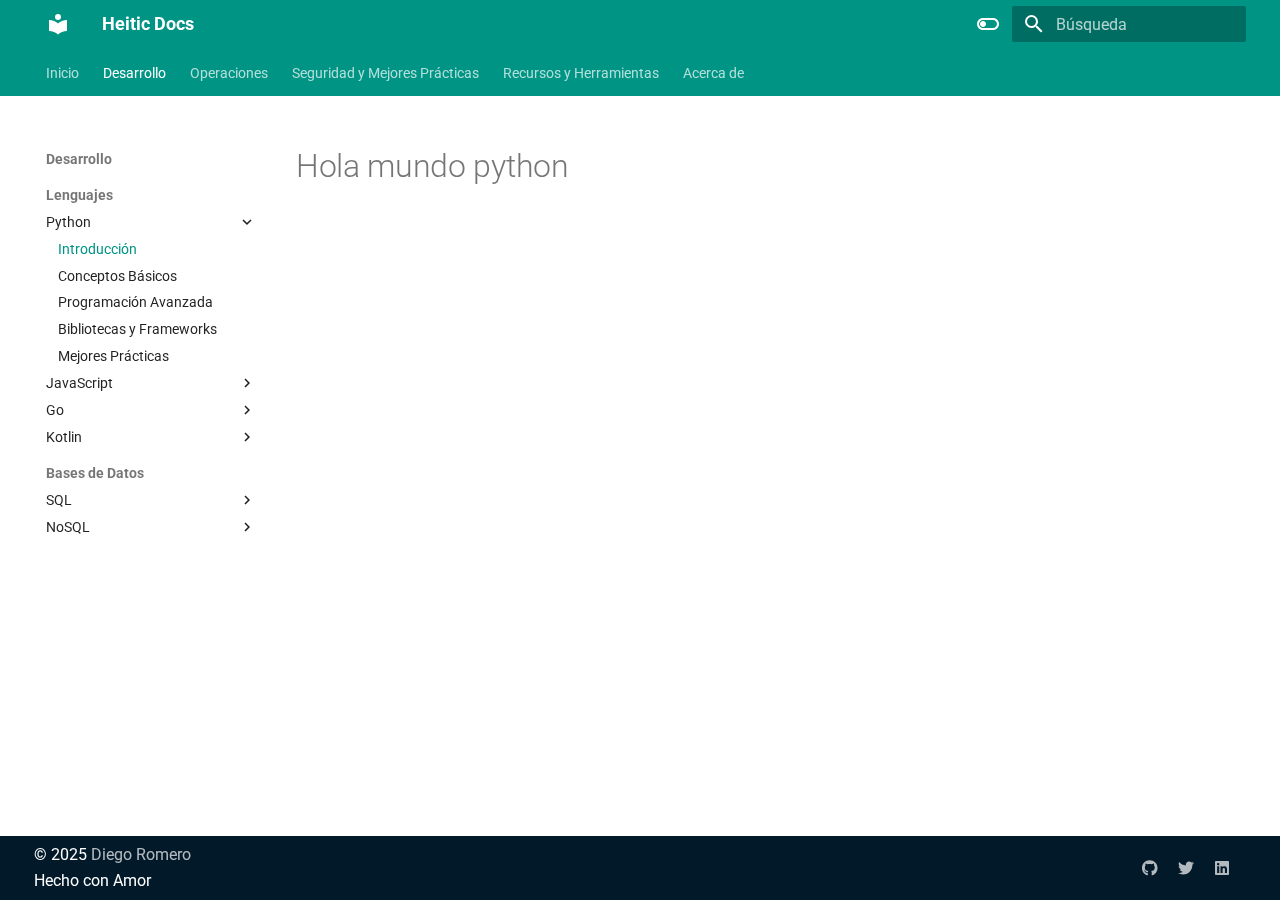
<file: lenguajes/python/introduccion/index.html>
<!doctype html>
<html lang="es" class="no-js">
  <head>
    
      <meta charset="utf-8">
      <meta name="viewport" content="width=device-width,initial-scale=1">
      
      
      
      
        <link rel="prev" href="../../..">
      
      
        <link rel="next" href="../../go/instalacion/">
      
      
      <link rel="icon" href="../../../assets/images/favicon.png">
      <meta name="generator" content="mkdocs-1.6.1, mkdocs-material-9.5.47">
    
    
      
        <title>Introducción - Heitic Docs</title>
      
    
    
      <link rel="stylesheet" href="../../../assets/stylesheets/main.6f8fc17f.min.css">
      
        
        <link rel="stylesheet" href="../../../assets/stylesheets/palette.06af60db.min.css">
      
      


    
    
      
    
    
      
        
        
        <link rel="preconnect" href="https://fonts.gstatic.com" crossorigin>
        <link rel="stylesheet" href="https://fonts.googleapis.com/css?family=Roboto:300,300i,400,400i,700,700i%7CRoboto+Mono:400,400i,700,700i&display=fallback">
        <style>:root{--md-text-font:"Roboto";--md-code-font:"Roboto Mono"}</style>
      
    
    
      <link rel="stylesheet" href="https://cdnjs.cloudflare.com/ajax/libs/font-awesome/6.4.0/css/all.min.css">
    
      <link rel="stylesheet" href="../../../css/extra.css">
    
    <script>__md_scope=new URL("../../..",location),__md_hash=e=>[...e].reduce(((e,_)=>(e<<5)-e+_.charCodeAt(0)),0),__md_get=(e,_=localStorage,t=__md_scope)=>JSON.parse(_.getItem(t.pathname+"."+e)),__md_set=(e,_,t=localStorage,a=__md_scope)=>{try{t.setItem(a.pathname+"."+e,JSON.stringify(_))}catch(e){}}</script>
    
      

    
    
    
  </head>
  
  
    
    
      
    
    
    
    
    <body dir="ltr" data-md-color-scheme="default" data-md-color-primary="teal" data-md-color-accent="purple">
  
    
    <input class="md-toggle" data-md-toggle="drawer" type="checkbox" id="__drawer" autocomplete="off">
    <input class="md-toggle" data-md-toggle="search" type="checkbox" id="__search" autocomplete="off">
    <label class="md-overlay" for="__drawer"></label>
    <div data-md-component="skip">
      
        
        <a href="#hola-mundo-python" class="md-skip">
          Saltar a contenido
        </a>
      
    </div>
    <div data-md-component="announce">
      
    </div>
    
    
      

<header class="md-header" data-md-component="header">
  <nav class="md-header__inner md-grid" aria-label="Cabecera">
    <a href="../../.." title="Heitic Docs" class="md-header__button md-logo" aria-label="Heitic Docs" data-md-component="logo">
      
  
  <svg xmlns="http://www.w3.org/2000/svg" viewBox="0 0 24 24"><path d="M12 8a3 3 0 0 0 3-3 3 3 0 0 0-3-3 3 3 0 0 0-3 3 3 3 0 0 0 3 3m0 3.54C9.64 9.35 6.5 8 3 8v11c3.5 0 6.64 1.35 9 3.54 2.36-2.19 5.5-3.54 9-3.54V8c-3.5 0-6.64 1.35-9 3.54"/></svg>

    </a>
    <label class="md-header__button md-icon" for="__drawer">
      
      <svg xmlns="http://www.w3.org/2000/svg" viewBox="0 0 24 24"><path d="M3 6h18v2H3zm0 5h18v2H3zm0 5h18v2H3z"/></svg>
    </label>
    <div class="md-header__title" data-md-component="header-title">
      <div class="md-header__ellipsis">
        <div class="md-header__topic">
          <span class="md-ellipsis">
            Heitic Docs
          </span>
        </div>
        <div class="md-header__topic" data-md-component="header-topic">
          <span class="md-ellipsis">
            
              Introducción
            
          </span>
        </div>
      </div>
    </div>
    
      
        <form class="md-header__option" data-md-component="palette">
  
    
    
    
    <input class="md-option" data-md-color-media="" data-md-color-scheme="default" data-md-color-primary="teal" data-md-color-accent="purple"  aria-label="Switch to dark mode"  type="radio" name="__palette" id="__palette_0">
    
      <label class="md-header__button md-icon" title="Switch to dark mode" for="__palette_1" hidden>
        <svg xmlns="http://www.w3.org/2000/svg" viewBox="0 0 24 24"><path d="M17 6H7c-3.31 0-6 2.69-6 6s2.69 6 6 6h10c3.31 0 6-2.69 6-6s-2.69-6-6-6m0 10H7c-2.21 0-4-1.79-4-4s1.79-4 4-4h10c2.21 0 4 1.79 4 4s-1.79 4-4 4M7 9c-1.66 0-3 1.34-3 3s1.34 3 3 3 3-1.34 3-3-1.34-3-3-3"/></svg>
      </label>
    
  
    
    
    
    <input class="md-option" data-md-color-media="" data-md-color-scheme="slate" data-md-color-primary="teal" data-md-color-accent="lime"  aria-label="Switch to light mode"  type="radio" name="__palette" id="__palette_1">
    
      <label class="md-header__button md-icon" title="Switch to light mode" for="__palette_0" hidden>
        <svg xmlns="http://www.w3.org/2000/svg" viewBox="0 0 24 24"><path d="M17 7H7a5 5 0 0 0-5 5 5 5 0 0 0 5 5h10a5 5 0 0 0 5-5 5 5 0 0 0-5-5m0 8a3 3 0 0 1-3-3 3 3 0 0 1 3-3 3 3 0 0 1 3 3 3 3 0 0 1-3 3"/></svg>
      </label>
    
  
</form>
      
    
    
      <script>var palette=__md_get("__palette");if(palette&&palette.color){if("(prefers-color-scheme)"===palette.color.media){var media=matchMedia("(prefers-color-scheme: light)"),input=document.querySelector(media.matches?"[data-md-color-media='(prefers-color-scheme: light)']":"[data-md-color-media='(prefers-color-scheme: dark)']");palette.color.media=input.getAttribute("data-md-color-media"),palette.color.scheme=input.getAttribute("data-md-color-scheme"),palette.color.primary=input.getAttribute("data-md-color-primary"),palette.color.accent=input.getAttribute("data-md-color-accent")}for(var[key,value]of Object.entries(palette.color))document.body.setAttribute("data-md-color-"+key,value)}</script>
    
    
    
      <label class="md-header__button md-icon" for="__search">
        
        <svg xmlns="http://www.w3.org/2000/svg" viewBox="0 0 24 24"><path d="M9.5 3A6.5 6.5 0 0 1 16 9.5c0 1.61-.59 3.09-1.56 4.23l.27.27h.79l5 5-1.5 1.5-5-5v-.79l-.27-.27A6.52 6.52 0 0 1 9.5 16 6.5 6.5 0 0 1 3 9.5 6.5 6.5 0 0 1 9.5 3m0 2C7 5 5 7 5 9.5S7 14 9.5 14 14 12 14 9.5 12 5 9.5 5"/></svg>
      </label>
      <div class="md-search" data-md-component="search" role="dialog">
  <label class="md-search__overlay" for="__search"></label>
  <div class="md-search__inner" role="search">
    <form class="md-search__form" name="search">
      <input type="text" class="md-search__input" name="query" aria-label="Búsqueda" placeholder="Búsqueda" autocapitalize="off" autocorrect="off" autocomplete="off" spellcheck="false" data-md-component="search-query" required>
      <label class="md-search__icon md-icon" for="__search">
        
        <svg xmlns="http://www.w3.org/2000/svg" viewBox="0 0 24 24"><path d="M9.5 3A6.5 6.5 0 0 1 16 9.5c0 1.61-.59 3.09-1.56 4.23l.27.27h.79l5 5-1.5 1.5-5-5v-.79l-.27-.27A6.52 6.52 0 0 1 9.5 16 6.5 6.5 0 0 1 3 9.5 6.5 6.5 0 0 1 9.5 3m0 2C7 5 5 7 5 9.5S7 14 9.5 14 14 12 14 9.5 12 5 9.5 5"/></svg>
        
        <svg xmlns="http://www.w3.org/2000/svg" viewBox="0 0 24 24"><path d="M20 11v2H8l5.5 5.5-1.42 1.42L4.16 12l7.92-7.92L13.5 5.5 8 11z"/></svg>
      </label>
      <nav class="md-search__options" aria-label="Buscar">
        
        <button type="reset" class="md-search__icon md-icon" title="Limpiar" aria-label="Limpiar" tabindex="-1">
          
          <svg xmlns="http://www.w3.org/2000/svg" viewBox="0 0 24 24"><path d="M19 6.41 17.59 5 12 10.59 6.41 5 5 6.41 10.59 12 5 17.59 6.41 19 12 13.41 17.59 19 19 17.59 13.41 12z"/></svg>
        </button>
      </nav>
      
        <div class="md-search__suggest" data-md-component="search-suggest"></div>
      
    </form>
    <div class="md-search__output">
      <div class="md-search__scrollwrap" tabindex="0" data-md-scrollfix>
        <div class="md-search-result" data-md-component="search-result">
          <div class="md-search-result__meta">
            Inicializando búsqueda
          </div>
          <ol class="md-search-result__list" role="presentation"></ol>
        </div>
      </div>
    </div>
  </div>
</div>
    
    
  </nav>
  
</header>
    
    <div class="md-container" data-md-component="container">
      
      
        
          
            
<nav class="md-tabs" aria-label="Pestañas" data-md-component="tabs">
  <div class="md-grid">
    <ul class="md-tabs__list">
      
        
  
  
  
    <li class="md-tabs__item">
      <a href="../../.." class="md-tabs__link">
        
  
    
  
  Inicio

      </a>
    </li>
  

      
        
  
  
    
  
  
    
    
      
  
  
    
  
  
    
    
      
  
  
    
  
  
    
    
      <li class="md-tabs__item md-tabs__item--active">
        <a href="./" class="md-tabs__link">
          
  
  Desarrollo

        </a>
      </li>
    
  

    
  

    
  

      
        
  
  
  
    
    
      
  
  
  
    
    
      <li class="md-tabs__item">
        <a href="../../../devops/conceptos-basicos/" class="md-tabs__link">
          
  
  Operaciones

        </a>
      </li>
    
  

    
  

      
        
  
  
  
    
    
      
  
  
  
    
    
      <li class="md-tabs__item">
        <a href="../../../seguridad/principios-basicos/" class="md-tabs__link">
          
  
  Seguridad y Mejores Prácticas

        </a>
      </li>
    
  

    
  

      
        
  
  
  
    
    
      
  
  
  
    
    
      <li class="md-tabs__item">
        <a href="../../../herramientas/git/" class="md-tabs__link">
          
  
  Recursos y Herramientas

        </a>
      </li>
    
  

    
  

      
        
  
  
  
    <li class="md-tabs__item">
      <a href="../../../about/" class="md-tabs__link">
        
  
    
  
  Acerca de

      </a>
    </li>
  

      
    </ul>
  </div>
</nav>
          
        
      
      <main class="md-main" data-md-component="main">
        <div class="md-main__inner md-grid">
          
            
              
              <div class="md-sidebar md-sidebar--primary" data-md-component="sidebar" data-md-type="navigation" >
                <div class="md-sidebar__scrollwrap">
                  <div class="md-sidebar__inner">
                    


  


  

<nav class="md-nav md-nav--primary md-nav--lifted md-nav--integrated" aria-label="Navegación" data-md-level="0">
  <label class="md-nav__title" for="__drawer">
    <a href="../../.." title="Heitic Docs" class="md-nav__button md-logo" aria-label="Heitic Docs" data-md-component="logo">
      
  
  <svg xmlns="http://www.w3.org/2000/svg" viewBox="0 0 24 24"><path d="M12 8a3 3 0 0 0 3-3 3 3 0 0 0-3-3 3 3 0 0 0-3 3 3 3 0 0 0 3 3m0 3.54C9.64 9.35 6.5 8 3 8v11c3.5 0 6.64 1.35 9 3.54 2.36-2.19 5.5-3.54 9-3.54V8c-3.5 0-6.64 1.35-9 3.54"/></svg>

    </a>
    Heitic Docs
  </label>
  
  <ul class="md-nav__list" data-md-scrollfix>
    
      
      
  
  
  
  
    <li class="md-nav__item">
      <a href="../../.." class="md-nav__link">
        
  
  <span class="md-ellipsis">
    Inicio
  </span>
  

      </a>
    </li>
  

    
      
      
  
  
    
  
  
  
    
    
    
      
        
        
      
      
        
      
    
    
    <li class="md-nav__item md-nav__item--active md-nav__item--section md-nav__item--nested">
      
        
        
        <input class="md-nav__toggle md-toggle " type="checkbox" id="__nav_2" checked>
        
          
          <label class="md-nav__link" for="__nav_2" id="__nav_2_label" tabindex="">
            
  
  <span class="md-ellipsis">
    Desarrollo
  </span>
  

            <span class="md-nav__icon md-icon"></span>
          </label>
        
        <nav class="md-nav" data-md-level="1" aria-labelledby="__nav_2_label" aria-expanded="true">
          <label class="md-nav__title" for="__nav_2">
            <span class="md-nav__icon md-icon"></span>
            Desarrollo
          </label>
          <ul class="md-nav__list" data-md-scrollfix>
            
              
                
  
  
    
  
  
  
    
    
    
      
      
        
          
          
        
      
    
    
    <li class="md-nav__item md-nav__item--active md-nav__item--section md-nav__item--nested">
      
        
        
        <input class="md-nav__toggle md-toggle " type="checkbox" id="__nav_2_1" checked>
        
          
          <label class="md-nav__link" for="__nav_2_1" id="__nav_2_1_label" tabindex="">
            
  
  <span class="md-ellipsis">
    Lenguajes
  </span>
  

            <span class="md-nav__icon md-icon"></span>
          </label>
        
        <nav class="md-nav" data-md-level="2" aria-labelledby="__nav_2_1_label" aria-expanded="true">
          <label class="md-nav__title" for="__nav_2_1">
            <span class="md-nav__icon md-icon"></span>
            Lenguajes
          </label>
          <ul class="md-nav__list" data-md-scrollfix>
            
              
                
  
  
    
  
  
  
    
    
    
      
      
        
      
    
    
    <li class="md-nav__item md-nav__item--active md-nav__item--nested">
      
        
        
        <input class="md-nav__toggle md-toggle " type="checkbox" id="__nav_2_1_1" checked>
        
          
          <label class="md-nav__link" for="__nav_2_1_1" id="__nav_2_1_1_label" tabindex="0">
            
  
  <span class="md-ellipsis">
    Python
  </span>
  

            <span class="md-nav__icon md-icon"></span>
          </label>
        
        <nav class="md-nav" data-md-level="3" aria-labelledby="__nav_2_1_1_label" aria-expanded="true">
          <label class="md-nav__title" for="__nav_2_1_1">
            <span class="md-nav__icon md-icon"></span>
            Python
          </label>
          <ul class="md-nav__list" data-md-scrollfix>
            
              
                
  
  
    
  
  
  
    <li class="md-nav__item md-nav__item--active">
      
      <input class="md-nav__toggle md-toggle" type="checkbox" id="__toc">
      
      
        
      
      
      <a href="./" class="md-nav__link md-nav__link--active">
        
  
  <span class="md-ellipsis">
    Introducción
  </span>
  

      </a>
      
    </li>
  

              
            
              
                
  
  
  
  
    <li class="md-nav__item">
      <a href="../conceptos-basicos.md" class="md-nav__link">
        
  
  <span class="md-ellipsis">
    Conceptos Básicos
  </span>
  

      </a>
    </li>
  

              
            
              
                
  
  
  
  
    <li class="md-nav__item">
      <a href="../programacion-avanzada.md" class="md-nav__link">
        
  
  <span class="md-ellipsis">
    Programación Avanzada
  </span>
  

      </a>
    </li>
  

              
            
              
                
  
  
  
  
    <li class="md-nav__item">
      <a href="../bibliotecas-frameworks.md" class="md-nav__link">
        
  
  <span class="md-ellipsis">
    Bibliotecas y Frameworks
  </span>
  

      </a>
    </li>
  

              
            
              
                
  
  
  
  
    <li class="md-nav__item">
      <a href="../mejores-practicas.md" class="md-nav__link">
        
  
  <span class="md-ellipsis">
    Mejores Prácticas
  </span>
  

      </a>
    </li>
  

              
            
          </ul>
        </nav>
      
    </li>
  

              
            
              
                
  
  
  
  
    
    
    
      
      
        
      
    
    
    <li class="md-nav__item md-nav__item--nested">
      
        
        
        <input class="md-nav__toggle md-toggle " type="checkbox" id="__nav_2_1_2" >
        
          
          <label class="md-nav__link" for="__nav_2_1_2" id="__nav_2_1_2_label" tabindex="0">
            
  
  <span class="md-ellipsis">
    JavaScript
  </span>
  

            <span class="md-nav__icon md-icon"></span>
          </label>
        
        <nav class="md-nav" data-md-level="3" aria-labelledby="__nav_2_1_2_label" aria-expanded="false">
          <label class="md-nav__title" for="__nav_2_1_2">
            <span class="md-nav__icon md-icon"></span>
            JavaScript
          </label>
          <ul class="md-nav__list" data-md-scrollfix>
            
              
                
  
  
  
  
    <li class="md-nav__item">
      <a href="../../javascript/fundamentos.md" class="md-nav__link">
        
  
  <span class="md-ellipsis">
    Fundamentos
  </span>
  

      </a>
    </li>
  

              
            
              
                
  
  
  
  
    <li class="md-nav__item">
      <a href="../../javascript/es6-plus.md" class="md-nav__link">
        
  
  <span class="md-ellipsis">
    ES6+
  </span>
  

      </a>
    </li>
  

              
            
              
                
  
  
  
  
    <li class="md-nav__item">
      <a href="../../javascript/nodejs.md" class="md-nav__link">
        
  
  <span class="md-ellipsis">
    Node.js
  </span>
  

      </a>
    </li>
  

              
            
              
                
  
  
  
  
    <li class="md-nav__item">
      <a href="../../javascript/frameworks-frontend.md" class="md-nav__link">
        
  
  <span class="md-ellipsis">
    Frameworks Frontend
  </span>
  

      </a>
    </li>
  

              
            
          </ul>
        </nav>
      
    </li>
  

              
            
              
                
  
  
  
  
    
    
    
      
      
        
      
    
    
    <li class="md-nav__item md-nav__item--nested">
      
        
        
        <input class="md-nav__toggle md-toggle " type="checkbox" id="__nav_2_1_3" >
        
          
          <label class="md-nav__link" for="__nav_2_1_3" id="__nav_2_1_3_label" tabindex="0">
            
  
  <span class="md-ellipsis">
    Go
  </span>
  

            <span class="md-nav__icon md-icon"></span>
          </label>
        
        <nav class="md-nav" data-md-level="3" aria-labelledby="__nav_2_1_3_label" aria-expanded="false">
          <label class="md-nav__title" for="__nav_2_1_3">
            <span class="md-nav__icon md-icon"></span>
            Go
          </label>
          <ul class="md-nav__list" data-md-scrollfix>
            
              
                
  
  
  
  
    <li class="md-nav__item">
      <a href="../../go/instalacion/" class="md-nav__link">
        
  
  <span class="md-ellipsis">
    Instalacion
  </span>
  

      </a>
    </li>
  

              
            
              
                
  
  
  
  
    <li class="md-nav__item">
      <a href="../../go/frameworks/" class="md-nav__link">
        
  
  <span class="md-ellipsis">
    Frameworks
  </span>
  

      </a>
    </li>
  

              
            
              
                
  
  
  
  
    <li class="md-nav__item">
      <a href="../../go/sintaxis-basica.md" class="md-nav__link">
        
  
  <span class="md-ellipsis">
    Sintaxis Básica
  </span>
  

      </a>
    </li>
  

              
            
              
                
  
  
  
  
    <li class="md-nav__item">
      <a href="../../go/concurrencia.md" class="md-nav__link">
        
  
  <span class="md-ellipsis">
    Concurrencia
  </span>
  

      </a>
    </li>
  

              
            
              
                
  
  
  
  
    <li class="md-nav__item">
      <a href="../../go/manejo-errores.md" class="md-nav__link">
        
  
  <span class="md-ellipsis">
    Manejo de Errores
  </span>
  

      </a>
    </li>
  

              
            
          </ul>
        </nav>
      
    </li>
  

              
            
              
                
  
  
  
  
    
    
    
      
      
        
      
    
    
    <li class="md-nav__item md-nav__item--nested">
      
        
        
        <input class="md-nav__toggle md-toggle " type="checkbox" id="__nav_2_1_4" >
        
          
          <label class="md-nav__link" for="__nav_2_1_4" id="__nav_2_1_4_label" tabindex="0">
            
  
  <span class="md-ellipsis">
    Kotlin
  </span>
  

            <span class="md-nav__icon md-icon"></span>
          </label>
        
        <nav class="md-nav" data-md-level="3" aria-labelledby="__nav_2_1_4_label" aria-expanded="false">
          <label class="md-nav__title" for="__nav_2_1_4">
            <span class="md-nav__icon md-icon"></span>
            Kotlin
          </label>
          <ul class="md-nav__list" data-md-scrollfix>
            
              
                
  
  
  
  
    <li class="md-nav__item">
      <a href="../../kotlin/fundamentos.md" class="md-nav__link">
        
  
  <span class="md-ellipsis">
    Fundamentos
  </span>
  

      </a>
    </li>
  

              
            
              
                
  
  
  
  
    <li class="md-nav__item">
      <a href="../../kotlin/android.md" class="md-nav__link">
        
  
  <span class="md-ellipsis">
    Programación Android
  </span>
  

      </a>
    </li>
  

              
            
              
                
  
  
  
  
    <li class="md-nav__item">
      <a href="../../kotlin/coroutines.md" class="md-nav__link">
        
  
  <span class="md-ellipsis">
    Coroutines
  </span>
  

      </a>
    </li>
  

              
            
          </ul>
        </nav>
      
    </li>
  

              
            
          </ul>
        </nav>
      
    </li>
  

              
            
              
                
  
  
  
  
    
    
    
      
      
        
          
          
        
      
    
    
    <li class="md-nav__item md-nav__item--section md-nav__item--nested">
      
        
        
        <input class="md-nav__toggle md-toggle " type="checkbox" id="__nav_2_2" >
        
          
          <label class="md-nav__link" for="__nav_2_2" id="__nav_2_2_label" tabindex="">
            
  
  <span class="md-ellipsis">
    Bases de Datos
  </span>
  

            <span class="md-nav__icon md-icon"></span>
          </label>
        
        <nav class="md-nav" data-md-level="2" aria-labelledby="__nav_2_2_label" aria-expanded="false">
          <label class="md-nav__title" for="__nav_2_2">
            <span class="md-nav__icon md-icon"></span>
            Bases de Datos
          </label>
          <ul class="md-nav__list" data-md-scrollfix>
            
              
                
  
  
  
  
    
    
    
      
      
        
      
    
    
    <li class="md-nav__item md-nav__item--nested">
      
        
        
        <input class="md-nav__toggle md-toggle " type="checkbox" id="__nav_2_2_1" >
        
          
          <label class="md-nav__link" for="__nav_2_2_1" id="__nav_2_2_1_label" tabindex="0">
            
  
  <span class="md-ellipsis">
    SQL
  </span>
  

            <span class="md-nav__icon md-icon"></span>
          </label>
        
        <nav class="md-nav" data-md-level="3" aria-labelledby="__nav_2_2_1_label" aria-expanded="false">
          <label class="md-nav__title" for="__nav_2_2_1">
            <span class="md-nav__icon md-icon"></span>
            SQL
          </label>
          <ul class="md-nav__list" data-md-scrollfix>
            
              
                
  
  
  
  
    <li class="md-nav__item">
      <a href="../../../bases-datos/sql/mysql.md" class="md-nav__link">
        
  
  <span class="md-ellipsis">
    MySQL
  </span>
  

      </a>
    </li>
  

              
            
              
                
  
  
  
  
    <li class="md-nav__item">
      <a href="../../../bases-datos/sql/postgresql.md" class="md-nav__link">
        
  
  <span class="md-ellipsis">
    PostgreSQL
  </span>
  

      </a>
    </li>
  

              
            
          </ul>
        </nav>
      
    </li>
  

              
            
              
                
  
  
  
  
    
    
    
      
      
        
      
    
    
    <li class="md-nav__item md-nav__item--nested">
      
        
        
        <input class="md-nav__toggle md-toggle " type="checkbox" id="__nav_2_2_2" >
        
          
          <label class="md-nav__link" for="__nav_2_2_2" id="__nav_2_2_2_label" tabindex="0">
            
  
  <span class="md-ellipsis">
    NoSQL
  </span>
  

            <span class="md-nav__icon md-icon"></span>
          </label>
        
        <nav class="md-nav" data-md-level="3" aria-labelledby="__nav_2_2_2_label" aria-expanded="false">
          <label class="md-nav__title" for="__nav_2_2_2">
            <span class="md-nav__icon md-icon"></span>
            NoSQL
          </label>
          <ul class="md-nav__list" data-md-scrollfix>
            
              
                
  
  
  
  
    <li class="md-nav__item">
      <a href="../../../bases-datos/nosql/mongodb.md" class="md-nav__link">
        
  
  <span class="md-ellipsis">
    MongoDB
  </span>
  

      </a>
    </li>
  

              
            
              
                
  
  
  
  
    <li class="md-nav__item">
      <a href="../../../bases-datos/nosql/redis.md" class="md-nav__link">
        
  
  <span class="md-ellipsis">
    Redis
  </span>
  

      </a>
    </li>
  

              
            
          </ul>
        </nav>
      
    </li>
  

              
            
          </ul>
        </nav>
      
    </li>
  

              
            
          </ul>
        </nav>
      
    </li>
  

    
      
      
  
  
  
  
    
    
    
      
      
        
      
    
    
    <li class="md-nav__item md-nav__item--nested">
      
        
        
        <input class="md-nav__toggle md-toggle " type="checkbox" id="__nav_3" >
        
          
          <label class="md-nav__link" for="__nav_3" id="__nav_3_label" tabindex="0">
            
  
  <span class="md-ellipsis">
    Operaciones
  </span>
  

            <span class="md-nav__icon md-icon"></span>
          </label>
        
        <nav class="md-nav" data-md-level="1" aria-labelledby="__nav_3_label" aria-expanded="false">
          <label class="md-nav__title" for="__nav_3">
            <span class="md-nav__icon md-icon"></span>
            Operaciones
          </label>
          <ul class="md-nav__list" data-md-scrollfix>
            
              
                
  
  
  
  
    
    
    
      
      
        
      
    
    
    <li class="md-nav__item md-nav__item--nested">
      
        
        
        <input class="md-nav__toggle md-toggle " type="checkbox" id="__nav_3_1" >
        
          
          <label class="md-nav__link" for="__nav_3_1" id="__nav_3_1_label" tabindex="0">
            
  
  <span class="md-ellipsis">
    DevOps
  </span>
  

            <span class="md-nav__icon md-icon"></span>
          </label>
        
        <nav class="md-nav" data-md-level="2" aria-labelledby="__nav_3_1_label" aria-expanded="false">
          <label class="md-nav__title" for="__nav_3_1">
            <span class="md-nav__icon md-icon"></span>
            DevOps
          </label>
          <ul class="md-nav__list" data-md-scrollfix>
            
              
                
  
  
  
  
    <li class="md-nav__item">
      <a href="../../../devops/conceptos-basicos/" class="md-nav__link">
        
  
  <span class="md-ellipsis">
    Conceptos Básicos
  </span>
  

      </a>
    </li>
  

              
            
              
                
  
  
  
  
    
    
    
      
      
        
      
    
    
    <li class="md-nav__item md-nav__item--nested">
      
        
        
        <input class="md-nav__toggle md-toggle " type="checkbox" id="__nav_3_1_2" >
        
          
          <label class="md-nav__link" for="__nav_3_1_2" id="__nav_3_1_2_label" tabindex="0">
            
  
  <span class="md-ellipsis">
    CI/CD
  </span>
  

            <span class="md-nav__icon md-icon"></span>
          </label>
        
        <nav class="md-nav" data-md-level="3" aria-labelledby="__nav_3_1_2_label" aria-expanded="false">
          <label class="md-nav__title" for="__nav_3_1_2">
            <span class="md-nav__icon md-icon"></span>
            CI/CD
          </label>
          <ul class="md-nav__list" data-md-scrollfix>
            
              
                
  
  
  
  
    <li class="md-nav__item">
      <a href="../../../devops/cicd/jenkins/" class="md-nav__link">
        
  
  <span class="md-ellipsis">
    Jenkins
  </span>
  

      </a>
    </li>
  

              
            
              
                
  
  
  
  
    <li class="md-nav__item">
      <a href="../../../devops/cicd/gitlab-ci.md" class="md-nav__link">
        
  
  <span class="md-ellipsis">
    GitLab CI
  </span>
  

      </a>
    </li>
  

              
            
              
                
  
  
  
  
    <li class="md-nav__item">
      <a href="../../../devops/cicd/github-actions.md" class="md-nav__link">
        
  
  <span class="md-ellipsis">
    GitHub Actions
  </span>
  

      </a>
    </li>
  

              
            
          </ul>
        </nav>
      
    </li>
  

              
            
              
                
  
  
  
  
    
    
    
      
      
        
      
    
    
    <li class="md-nav__item md-nav__item--nested">
      
        
        
        <input class="md-nav__toggle md-toggle " type="checkbox" id="__nav_3_1_3" >
        
          
          <label class="md-nav__link" for="__nav_3_1_3" id="__nav_3_1_3_label" tabindex="0">
            
  
  <span class="md-ellipsis">
    Contenedores
  </span>
  

            <span class="md-nav__icon md-icon"></span>
          </label>
        
        <nav class="md-nav" data-md-level="3" aria-labelledby="__nav_3_1_3_label" aria-expanded="false">
          <label class="md-nav__title" for="__nav_3_1_3">
            <span class="md-nav__icon md-icon"></span>
            Contenedores
          </label>
          <ul class="md-nav__list" data-md-scrollfix>
            
              
                
  
  
  
  
    
    
    
      
      
        
      
    
    
    <li class="md-nav__item md-nav__item--nested">
      
        
        
        <input class="md-nav__toggle md-toggle " type="checkbox" id="__nav_3_1_3_1" >
        
          
          <label class="md-nav__link" for="__nav_3_1_3_1" id="__nav_3_1_3_1_label" tabindex="0">
            
  
  <span class="md-ellipsis">
    Docker
  </span>
  

            <span class="md-nav__icon md-icon"></span>
          </label>
        
        <nav class="md-nav" data-md-level="4" aria-labelledby="__nav_3_1_3_1_label" aria-expanded="false">
          <label class="md-nav__title" for="__nav_3_1_3_1">
            <span class="md-nav__icon md-icon"></span>
            Docker
          </label>
          <ul class="md-nav__list" data-md-scrollfix>
            
              
                
  
  
  
  
    <li class="md-nav__item">
      <a href="../../../devops/contenedores/docker-install/" class="md-nav__link">
        
  
  <span class="md-ellipsis">
    Instalacion
  </span>
  

      </a>
    </li>
  

              
            
              
                
  
  
  
  
    <li class="md-nav__item">
      <a href="../../../devops/contenedores/docker/" class="md-nav__link">
        
  
  <span class="md-ellipsis">
    Configuración
  </span>
  

      </a>
    </li>
  

              
            
          </ul>
        </nav>
      
    </li>
  

              
            
              
                
  
  
  
  
    <li class="md-nav__item">
      <a href="../../../devops/contenedores/kubernetes.md" class="md-nav__link">
        
  
  <span class="md-ellipsis">
    Kubernetes
  </span>
  

      </a>
    </li>
  

              
            
          </ul>
        </nav>
      
    </li>
  

              
            
              
                
  
  
  
  
    
    
    
      
      
        
      
    
    
    <li class="md-nav__item md-nav__item--nested">
      
        
        
        <input class="md-nav__toggle md-toggle " type="checkbox" id="__nav_3_1_4" >
        
          
          <label class="md-nav__link" for="__nav_3_1_4" id="__nav_3_1_4_label" tabindex="0">
            
  
  <span class="md-ellipsis">
    Infraestructura como Código
  </span>
  

            <span class="md-nav__icon md-icon"></span>
          </label>
        
        <nav class="md-nav" data-md-level="3" aria-labelledby="__nav_3_1_4_label" aria-expanded="false">
          <label class="md-nav__title" for="__nav_3_1_4">
            <span class="md-nav__icon md-icon"></span>
            Infraestructura como Código
          </label>
          <ul class="md-nav__list" data-md-scrollfix>
            
              
                
  
  
  
  
    <li class="md-nav__item">
      <a href="../../../devops/iac/terraform.md" class="md-nav__link">
        
  
  <span class="md-ellipsis">
    Terraform
  </span>
  

      </a>
    </li>
  

              
            
              
                
  
  
  
  
    <li class="md-nav__item">
      <a href="../../../devops/iac/ansible.md" class="md-nav__link">
        
  
  <span class="md-ellipsis">
    Ansible
  </span>
  

      </a>
    </li>
  

              
            
          </ul>
        </nav>
      
    </li>
  

              
            
          </ul>
        </nav>
      
    </li>
  

              
            
              
                
  
  
  
  
    
    
    
      
      
        
      
    
    
    <li class="md-nav__item md-nav__item--nested">
      
        
        
        <input class="md-nav__toggle md-toggle " type="checkbox" id="__nav_3_2" >
        
          
          <label class="md-nav__link" for="__nav_3_2" id="__nav_3_2_label" tabindex="0">
            
  
  <span class="md-ellipsis">
    SRE
  </span>
  

            <span class="md-nav__icon md-icon"></span>
          </label>
        
        <nav class="md-nav" data-md-level="2" aria-labelledby="__nav_3_2_label" aria-expanded="false">
          <label class="md-nav__title" for="__nav_3_2">
            <span class="md-nav__icon md-icon"></span>
            SRE
          </label>
          <ul class="md-nav__list" data-md-scrollfix>
            
              
                
  
  
  
  
    <li class="md-nav__item">
      <a href="../../../sre/principios.md" class="md-nav__link">
        
  
  <span class="md-ellipsis">
    Principios SRE
  </span>
  

      </a>
    </li>
  

              
            
              
                
  
  
  
  
    <li class="md-nav__item">
      <a href="../../../sre/monitoreo-alertas.md" class="md-nav__link">
        
  
  <span class="md-ellipsis">
    Monitoreo y Alertas
  </span>
  

      </a>
    </li>
  

              
            
              
                
  
  
  
  
    <li class="md-nav__item">
      <a href="../../../sre/gestion-incidentes.md" class="md-nav__link">
        
  
  <span class="md-ellipsis">
    Gestión de Incidentes
  </span>
  

      </a>
    </li>
  

              
            
              
                
  
  
  
  
    <li class="md-nav__item">
      <a href="../../../sre/automatizacion.md" class="md-nav__link">
        
  
  <span class="md-ellipsis">
    Automatización
  </span>
  

      </a>
    </li>
  

              
            
          </ul>
        </nav>
      
    </li>
  

              
            
              
                
  
  
  
  
    
    
    
      
      
        
      
    
    
    <li class="md-nav__item md-nav__item--nested">
      
        
        
        <input class="md-nav__toggle md-toggle " type="checkbox" id="__nav_3_3" >
        
          
          <label class="md-nav__link" for="__nav_3_3" id="__nav_3_3_label" tabindex="0">
            
  
  <span class="md-ellipsis">
    Cloud Computing
  </span>
  

            <span class="md-nav__icon md-icon"></span>
          </label>
        
        <nav class="md-nav" data-md-level="2" aria-labelledby="__nav_3_3_label" aria-expanded="false">
          <label class="md-nav__title" for="__nav_3_3">
            <span class="md-nav__icon md-icon"></span>
            Cloud Computing
          </label>
          <ul class="md-nav__list" data-md-scrollfix>
            
              
                
  
  
  
  
    <li class="md-nav__item">
      <a href="../../../cloud/aws.md" class="md-nav__link">
        
  
  <span class="md-ellipsis">
    AWS
  </span>
  

      </a>
    </li>
  

              
            
              
                
  
  
  
  
    <li class="md-nav__item">
      <a href="../../../cloud/gcp.md" class="md-nav__link">
        
  
  <span class="md-ellipsis">
    Google Cloud
  </span>
  

      </a>
    </li>
  

              
            
              
                
  
  
  
  
    <li class="md-nav__item">
      <a href="../../../cloud/azure.md" class="md-nav__link">
        
  
  <span class="md-ellipsis">
    Azure
  </span>
  

      </a>
    </li>
  

              
            
          </ul>
        </nav>
      
    </li>
  

              
            
          </ul>
        </nav>
      
    </li>
  

    
      
      
  
  
  
  
    
    
    
      
      
        
      
    
    
    <li class="md-nav__item md-nav__item--nested">
      
        
        
        <input class="md-nav__toggle md-toggle " type="checkbox" id="__nav_4" >
        
          
          <label class="md-nav__link" for="__nav_4" id="__nav_4_label" tabindex="0">
            
  
  <span class="md-ellipsis">
    Seguridad y Mejores Prácticas
  </span>
  

            <span class="md-nav__icon md-icon"></span>
          </label>
        
        <nav class="md-nav" data-md-level="1" aria-labelledby="__nav_4_label" aria-expanded="false">
          <label class="md-nav__title" for="__nav_4">
            <span class="md-nav__icon md-icon"></span>
            Seguridad y Mejores Prácticas
          </label>
          <ul class="md-nav__list" data-md-scrollfix>
            
              
                
  
  
  
  
    
    
    
      
      
        
      
    
    
    <li class="md-nav__item md-nav__item--nested">
      
        
        
        <input class="md-nav__toggle md-toggle " type="checkbox" id="__nav_4_1" >
        
          
          <label class="md-nav__link" for="__nav_4_1" id="__nav_4_1_label" tabindex="0">
            
  
  <span class="md-ellipsis">
    Seguridad
  </span>
  

            <span class="md-nav__icon md-icon"></span>
          </label>
        
        <nav class="md-nav" data-md-level="2" aria-labelledby="__nav_4_1_label" aria-expanded="false">
          <label class="md-nav__title" for="__nav_4_1">
            <span class="md-nav__icon md-icon"></span>
            Seguridad
          </label>
          <ul class="md-nav__list" data-md-scrollfix>
            
              
                
  
  
  
  
    <li class="md-nav__item">
      <a href="../../../seguridad/principios-basicos/" class="md-nav__link">
        
  
  <span class="md-ellipsis">
    Principios Básicos
  </span>
  

      </a>
    </li>
  

              
            
              
                
  
  
  
  
    <li class="md-nav__item">
      <a href="../../../seguridad/owasp-top-10.md" class="md-nav__link">
        
  
  <span class="md-ellipsis">
    OWASP Top 10
  </span>
  

      </a>
    </li>
  

              
            
              
                
  
  
  
  
    <li class="md-nav__item">
      <a href="../../../seguridad/seguridad-nube.md" class="md-nav__link">
        
  
  <span class="md-ellipsis">
    Seguridad en la Nube
  </span>
  

      </a>
    </li>
  

              
            
          </ul>
        </nav>
      
    </li>
  

              
            
              
                
  
  
  
  
    
    
    
      
      
        
      
    
    
    <li class="md-nav__item md-nav__item--nested">
      
        
        
        <input class="md-nav__toggle md-toggle " type="checkbox" id="__nav_4_2" >
        
          
          <label class="md-nav__link" for="__nav_4_2" id="__nav_4_2_label" tabindex="0">
            
  
  <span class="md-ellipsis">
    Metodologías
  </span>
  

            <span class="md-nav__icon md-icon"></span>
          </label>
        
        <nav class="md-nav" data-md-level="2" aria-labelledby="__nav_4_2_label" aria-expanded="false">
          <label class="md-nav__title" for="__nav_4_2">
            <span class="md-nav__icon md-icon"></span>
            Metodologías
          </label>
          <ul class="md-nav__list" data-md-scrollfix>
            
              
                
  
  
  
  
    <li class="md-nav__item">
      <a href="../../../metodologias/agile.md" class="md-nav__link">
        
  
  <span class="md-ellipsis">
    Agile
  </span>
  

      </a>
    </li>
  

              
            
              
                
  
  
  
  
    <li class="md-nav__item">
      <a href="../../../metodologias/scrum.md" class="md-nav__link">
        
  
  <span class="md-ellipsis">
    Scrum
  </span>
  

      </a>
    </li>
  

              
            
              
                
  
  
  
  
    <li class="md-nav__item">
      <a href="../../../metodologias/clean-code.md" class="md-nav__link">
        
  
  <span class="md-ellipsis">
    Clean Code
  </span>
  

      </a>
    </li>
  

              
            
              
                
  
  
  
  
    <li class="md-nav__item">
      <a href="../../../metodologias/patrones-diseno.md" class="md-nav__link">
        
  
  <span class="md-ellipsis">
    Patrones de Diseño
  </span>
  

      </a>
    </li>
  

              
            
          </ul>
        </nav>
      
    </li>
  

              
            
          </ul>
        </nav>
      
    </li>
  

    
      
      
  
  
  
  
    
    
    
      
      
        
      
    
    
    <li class="md-nav__item md-nav__item--nested">
      
        
        
        <input class="md-nav__toggle md-toggle " type="checkbox" id="__nav_5" >
        
          
          <label class="md-nav__link" for="__nav_5" id="__nav_5_label" tabindex="0">
            
  
  <span class="md-ellipsis">
    Recursos y Herramientas
  </span>
  

            <span class="md-nav__icon md-icon"></span>
          </label>
        
        <nav class="md-nav" data-md-level="1" aria-labelledby="__nav_5_label" aria-expanded="false">
          <label class="md-nav__title" for="__nav_5">
            <span class="md-nav__icon md-icon"></span>
            Recursos y Herramientas
          </label>
          <ul class="md-nav__list" data-md-scrollfix>
            
              
                
  
  
  
  
    
    
    
      
      
        
      
    
    
    <li class="md-nav__item md-nav__item--nested">
      
        
        
        <input class="md-nav__toggle md-toggle " type="checkbox" id="__nav_5_1" >
        
          
          <label class="md-nav__link" for="__nav_5_1" id="__nav_5_1_label" tabindex="0">
            
  
  <span class="md-ellipsis">
    Herramientas
  </span>
  

            <span class="md-nav__icon md-icon"></span>
          </label>
        
        <nav class="md-nav" data-md-level="2" aria-labelledby="__nav_5_1_label" aria-expanded="false">
          <label class="md-nav__title" for="__nav_5_1">
            <span class="md-nav__icon md-icon"></span>
            Herramientas
          </label>
          <ul class="md-nav__list" data-md-scrollfix>
            
              
                
  
  
  
  
    <li class="md-nav__item">
      <a href="../../../herramientas/git/" class="md-nav__link">
        
  
  <span class="md-ellipsis">
    Control de Versiones
  </span>
  

      </a>
    </li>
  

              
            
              
                
  
  
  
  
    <li class="md-nav__item">
      <a href="../../../herramientas/editores-ides.md" class="md-nav__link">
        
  
  <span class="md-ellipsis">
    Editores y IDEs
  </span>
  

      </a>
    </li>
  

              
            
              
                
  
  
  
  
    <li class="md-nav__item">
      <a href="../../../herramientas/productividad.md" class="md-nav__link">
        
  
  <span class="md-ellipsis">
    Herramientas de Productividad
  </span>
  

      </a>
    </li>
  

              
            
          </ul>
        </nav>
      
    </li>
  

              
            
              
                
  
  
  
  
    
    
    
      
      
        
      
    
    
    <li class="md-nav__item md-nav__item--nested">
      
        
        
        <input class="md-nav__toggle md-toggle " type="checkbox" id="__nav_5_2" >
        
          
          <label class="md-nav__link" for="__nav_5_2" id="__nav_5_2_label" tabindex="0">
            
  
  <span class="md-ellipsis">
    Recursos
  </span>
  

            <span class="md-nav__icon md-icon"></span>
          </label>
        
        <nav class="md-nav" data-md-level="2" aria-labelledby="__nav_5_2_label" aria-expanded="false">
          <label class="md-nav__title" for="__nav_5_2">
            <span class="md-nav__icon md-icon"></span>
            Recursos
          </label>
          <ul class="md-nav__list" data-md-scrollfix>
            
              
                
  
  
  
  
    <li class="md-nav__item">
      <a href="../../../recursos/libros.md" class="md-nav__link">
        
  
  <span class="md-ellipsis">
    Libros Recomendados
  </span>
  

      </a>
    </li>
  

              
            
              
                
  
  
  
  
    <li class="md-nav__item">
      <a href="../../../recursos/cursos-online.md" class="md-nav__link">
        
  
  <span class="md-ellipsis">
    Cursos Online
  </span>
  

      </a>
    </li>
  

              
            
              
                
  
  
  
  
    <li class="md-nav__item">
      <a href="../../../recursos/comunidades-foros.md" class="md-nav__link">
        
  
  <span class="md-ellipsis">
    Comunidades y Foros
  </span>
  

      </a>
    </li>
  

              
            
          </ul>
        </nav>
      
    </li>
  

              
            
          </ul>
        </nav>
      
    </li>
  

    
      
      
  
  
  
  
    <li class="md-nav__item">
      <a href="../../../about/" class="md-nav__link">
        
  
  <span class="md-ellipsis">
    Acerca de
  </span>
  

      </a>
    </li>
  

    
  </ul>
</nav>
                  </div>
                </div>
              </div>
            
            
          
          
            <div class="md-content" data-md-component="content">
              <article class="md-content__inner md-typeset">
                

                  


<h1 id="hola-mundo-python">Hola mundo python</h1>












                

              </article>
            </div>
          
          
  <script>var tabs=__md_get("__tabs");if(Array.isArray(tabs))e:for(var set of document.querySelectorAll(".tabbed-set")){var labels=set.querySelector(".tabbed-labels");for(var tab of tabs)for(var label of labels.getElementsByTagName("label"))if(label.innerText.trim()===tab){var input=document.getElementById(label.htmlFor);input.checked=!0;continue e}}</script>

<script>var target=document.getElementById(location.hash.slice(1));target&&target.name&&(target.checked=target.name.startsWith("__tabbed_"))</script>
        </div>
        
          <button type="button" class="md-top md-icon" data-md-component="top" hidden>
  
  <svg xmlns="http://www.w3.org/2000/svg" viewBox="0 0 24 24"><path d="M13 20h-2V8l-5.5 5.5-1.42-1.42L12 4.16l7.92 7.92-1.42 1.42L13 8z"/></svg>
  Volver al principio
</button>
        
      </main>
      
<footer class="md-footer">
  <div class="md-footer-meta md-typeset">
    <div class="md-footer-meta__inner md-grid">
      <div class="md-footer-copyright">
        
          <div class="md-footer-copyright__highlight">
            &copy; 2025 <a href="https://github.com/tuusuario" target="_blank" rel="noopener">Diego Romero</a>

          </div>
        
        <div class="md-footer-copyright__highlight">
          Hecho con Amor
        </div>
      </div>
      
        <div class="md-social">
  
    
    
    
    
      
      
    
    <a href="https://github.com/tuusuario" target="_blank" rel="noopener" title="github.com" class="md-social__link">
      <svg xmlns="http://www.w3.org/2000/svg" viewBox="0 0 496 512"><!--! Font Awesome Free 6.7.1 by @fontawesome - https://fontawesome.com License - https://fontawesome.com/license/free (Icons: CC BY 4.0, Fonts: SIL OFL 1.1, Code: MIT License) Copyright 2024 Fonticons, Inc.--><path d="M165.9 397.4c0 2-2.3 3.6-5.2 3.6-3.3.3-5.6-1.3-5.6-3.6 0-2 2.3-3.6 5.2-3.6 3-.3 5.6 1.3 5.6 3.6m-31.1-4.5c-.7 2 1.3 4.3 4.3 4.9 2.6 1 5.6 0 6.2-2s-1.3-4.3-4.3-5.2c-2.6-.7-5.5.3-6.2 2.3m44.2-1.7c-2.9.7-4.9 2.6-4.6 4.9.3 2 2.9 3.3 5.9 2.6 2.9-.7 4.9-2.6 4.6-4.6-.3-1.9-3-3.2-5.9-2.9M244.8 8C106.1 8 0 113.3 0 252c0 110.9 69.8 205.8 169.5 239.2 12.8 2.3 17.3-5.6 17.3-12.1 0-6.2-.3-40.4-.3-61.4 0 0-70 15-84.7-29.8 0 0-11.4-29.1-27.8-36.6 0 0-22.9-15.7 1.6-15.4 0 0 24.9 2 38.6 25.8 21.9 38.6 58.6 27.5 72.9 20.9 2.3-16 8.8-27.1 16-33.7-55.9-6.2-112.3-14.3-112.3-110.5 0-27.5 7.6-41.3 23.6-58.9-2.6-6.5-11.1-33.3 2.6-67.9 20.9-6.5 69 27 69 27 20-5.6 41.5-8.5 62.8-8.5s42.8 2.9 62.8 8.5c0 0 48.1-33.6 69-27 13.7 34.7 5.2 61.4 2.6 67.9 16 17.7 25.8 31.5 25.8 58.9 0 96.5-58.9 104.2-114.8 110.5 9.2 7.9 17 22.9 17 46.4 0 33.7-.3 75.4-.3 83.6 0 6.5 4.6 14.4 17.3 12.1C428.2 457.8 496 362.9 496 252 496 113.3 383.5 8 244.8 8M97.2 352.9c-1.3 1-1 3.3.7 5.2 1.6 1.6 3.9 2.3 5.2 1 1.3-1 1-3.3-.7-5.2-1.6-1.6-3.9-2.3-5.2-1m-10.8-8.1c-.7 1.3.3 2.9 2.3 3.9 1.6 1 3.6.7 4.3-.7.7-1.3-.3-2.9-2.3-3.9-2-.6-3.6-.3-4.3.7m32.4 35.6c-1.6 1.3-1 4.3 1.3 6.2 2.3 2.3 5.2 2.6 6.5 1 1.3-1.3.7-4.3-1.3-6.2-2.2-2.3-5.2-2.6-6.5-1m-11.4-14.7c-1.6 1-1.6 3.6 0 5.9s4.3 3.3 5.6 2.3c1.6-1.3 1.6-3.9 0-6.2-1.4-2.3-4-3.3-5.6-2"/></svg>
    </a>
  
    
    
    
    
      
      
    
    <a href="https://twitter.com/tuusuario" target="_blank" rel="noopener" title="twitter.com" class="md-social__link">
      <svg xmlns="http://www.w3.org/2000/svg" viewBox="0 0 512 512"><!--! Font Awesome Free 6.7.1 by @fontawesome - https://fontawesome.com License - https://fontawesome.com/license/free (Icons: CC BY 4.0, Fonts: SIL OFL 1.1, Code: MIT License) Copyright 2024 Fonticons, Inc.--><path d="M459.37 151.716c.325 4.548.325 9.097.325 13.645 0 138.72-105.583 298.558-298.558 298.558-59.452 0-114.68-17.219-161.137-47.106 8.447.974 16.568 1.299 25.34 1.299 49.055 0 94.213-16.568 130.274-44.832-46.132-.975-84.792-31.188-98.112-72.772 6.498.974 12.995 1.624 19.818 1.624 9.421 0 18.843-1.3 27.614-3.573-48.081-9.747-84.143-51.98-84.143-102.985v-1.299c13.969 7.797 30.214 12.67 47.431 13.319-28.264-18.843-46.781-51.005-46.781-87.391 0-19.492 5.197-37.36 14.294-52.954 51.655 63.675 129.3 105.258 216.365 109.807-1.624-7.797-2.599-15.918-2.599-24.04 0-57.828 46.782-104.934 104.934-104.934 30.213 0 57.502 12.67 76.67 33.137 23.715-4.548 46.456-13.32 66.599-25.34-7.798 24.366-24.366 44.833-46.132 57.827 21.117-2.273 41.584-8.122 60.426-16.243-14.292 20.791-32.161 39.308-52.628 54.253"/></svg>
    </a>
  
    
    
    
    
      
      
    
    <a href="https://linkedin.com/in/tuusuario" target="_blank" rel="noopener" title="linkedin.com" class="md-social__link">
      <svg xmlns="http://www.w3.org/2000/svg" viewBox="0 0 448 512"><!--! Font Awesome Free 6.7.1 by @fontawesome - https://fontawesome.com License - https://fontawesome.com/license/free (Icons: CC BY 4.0, Fonts: SIL OFL 1.1, Code: MIT License) Copyright 2024 Fonticons, Inc.--><path d="M416 32H31.9C14.3 32 0 46.5 0 64.3v383.4C0 465.5 14.3 480 31.9 480H416c17.6 0 32-14.5 32-32.3V64.3c0-17.8-14.4-32.3-32-32.3M135.4 416H69V202.2h66.5V416zm-33.2-243c-21.3 0-38.5-17.3-38.5-38.5S80.9 96 102.2 96c21.2 0 38.5 17.3 38.5 38.5 0 21.3-17.2 38.5-38.5 38.5m282.1 243h-66.4V312c0-24.8-.5-56.7-34.5-56.7-34.6 0-39.9 27-39.9 54.9V416h-66.4V202.2h63.7v29.2h.9c8.9-16.8 30.6-34.5 62.9-34.5 67.2 0 79.7 44.3 79.7 101.9z"/></svg>
    </a>
  
</div>
      
    </div>
  </div>
</footer>

    </div>
    <div class="md-dialog" data-md-component="dialog">
      <div class="md-dialog__inner md-typeset"></div>
    </div>
    
    
    <script id="__config" type="application/json">{"base": "../../..", "features": ["navigation.tabs", "navigation.sections", "toc.integrate", "navigation.top", "search.suggest", "search.highlight", "content.tabs.link", "content.code.annotation", "content.code.copy"], "search": "../../../assets/javascripts/workers/search.6ce7567c.min.js", "translations": {"clipboard.copied": "Copiado al portapapeles", "clipboard.copy": "Copiar al portapapeles", "search.result.more.one": "1 m\u00e1s en esta p\u00e1gina", "search.result.more.other": "# m\u00e1s en esta p\u00e1gina", "search.result.none": "No se encontraron documentos", "search.result.one": "1 documento encontrado", "search.result.other": "# documentos encontrados", "search.result.placeholder": "Teclee para comenzar b\u00fasqueda", "search.result.term.missing": "Falta", "select.version": "Seleccionar versi\u00f3n"}}</script>
    
    
      <script src="../../../assets/javascripts/bundle.83f73b43.min.js"></script>
      
    
  </body>
</html>
</file>
<file: css/extra.css>
.md-footer {
  background-color: #2192e2;
  display: flexbox;
  justify-content: center;
  align-items: center;
  margin-top: auto;
  margin-bottom: auto;
}

.md-footer-copyright{
  display: flexbox;
  justify-content: center;
  align-items: center;
  margin-top: auto;
  margin-bottom: auto;
}

.md-footer-meta {
  background-color: #021929;
}

.md-footer-copyright__highlight {
  color: #ffffff;
}

.md-social__link {
  color: #ffffff;
}
</file>
<file: assets/stylesheets/main.6f8fc17f.min.css>
@charset "UTF-8";html{-webkit-text-size-adjust:none;-moz-text-size-adjust:none;text-size-adjust:none;box-sizing:border-box}*,:after,:before{box-sizing:inherit}@media (prefers-reduced-motion){*,:after,:before{transition:none!important}}body{margin:0}a,button,input,label{-webkit-tap-highlight-color:transparent}a{color:inherit;text-decoration:none}hr{border:0;box-sizing:initial;display:block;height:.05rem;overflow:visible;padding:0}small{font-size:80%}sub,sup{line-height:1em}img{border-style:none}table{border-collapse:initial;border-spacing:0}td,th{font-weight:400;vertical-align:top}button{background:#0000;border:0;font-family:inherit;font-size:inherit;margin:0;padding:0}input{border:0;outline:none}:root{--md-primary-fg-color:#4051b5;--md-primary-fg-color--light:#5d6cc0;--md-primary-fg-color--dark:#303fa1;--md-primary-bg-color:#fff;--md-primary-bg-color--light:#ffffffb3;--md-accent-fg-color:#526cfe;--md-accent-fg-color--transparent:#526cfe1a;--md-accent-bg-color:#fff;--md-accent-bg-color--light:#ffffffb3}[data-md-color-scheme=default]{color-scheme:light}[data-md-color-scheme=default] img[src$="#gh-dark-mode-only"],[data-md-color-scheme=default] img[src$="#only-dark"]{display:none}:root,[data-md-color-scheme=default]{--md-hue:225deg;--md-default-fg-color:#000000de;--md-default-fg-color--light:#0000008a;--md-default-fg-color--lighter:#00000052;--md-default-fg-color--lightest:#00000012;--md-default-bg-color:#fff;--md-default-bg-color--light:#ffffffb3;--md-default-bg-color--lighter:#ffffff4d;--md-default-bg-color--lightest:#ffffff1f;--md-code-fg-color:#36464e;--md-code-bg-color:#f5f5f5;--md-code-hl-color:#4287ff;--md-code-hl-color--light:#4287ff1a;--md-code-hl-number-color:#d52a2a;--md-code-hl-special-color:#db1457;--md-code-hl-function-color:#a846b9;--md-code-hl-constant-color:#6e59d9;--md-code-hl-keyword-color:#3f6ec6;--md-code-hl-string-color:#1c7d4d;--md-code-hl-name-color:var(--md-code-fg-color);--md-code-hl-operator-color:var(--md-default-fg-color--light);--md-code-hl-punctuation-color:var(--md-default-fg-color--light);--md-code-hl-comment-color:var(--md-default-fg-color--light);--md-code-hl-generic-color:var(--md-default-fg-color--light);--md-code-hl-variable-color:var(--md-default-fg-color--light);--md-typeset-color:var(--md-default-fg-color);--md-typeset-a-color:var(--md-primary-fg-color);--md-typeset-del-color:#f5503d26;--md-typeset-ins-color:#0bd57026;--md-typeset-kbd-color:#fafafa;--md-typeset-kbd-accent-color:#fff;--md-typeset-kbd-border-color:#b8b8b8;--md-typeset-mark-color:#ffff0080;--md-typeset-table-color:#0000001f;--md-typeset-table-color--light:rgba(0,0,0,.035);--md-admonition-fg-color:var(--md-default-fg-color);--md-admonition-bg-color:var(--md-default-bg-color);--md-warning-fg-color:#000000de;--md-warning-bg-color:#ff9;--md-footer-fg-color:#fff;--md-footer-fg-color--light:#ffffffb3;--md-footer-fg-color--lighter:#ffffff73;--md-footer-bg-color:#000000de;--md-footer-bg-color--dark:#00000052;--md-shadow-z1:0 0.2rem 0.5rem #0000000d,0 0 0.05rem #0000001a;--md-shadow-z2:0 0.2rem 0.5rem #0000001a,0 0 0.05rem #00000040;--md-shadow-z3:0 0.2rem 0.5rem #0003,0 0 0.05rem #00000059}.md-icon svg{fill:currentcolor;display:block;height:1.2rem;width:1.2rem}body{-webkit-font-smoothing:antialiased;-moz-osx-font-smoothing:grayscale;--md-text-font-family:var(--md-text-font,_),-apple-system,BlinkMacSystemFont,Helvetica,Arial,sans-serif;--md-code-font-family:var(--md-code-font,_),SFMono-Regular,Consolas,Menlo,monospace}aside,body,input{font-feature-settings:"kern","liga";color:var(--md-typeset-color);font-family:var(--md-text-font-family)}code,kbd,pre{font-feature-settings:"kern";font-family:var(--md-code-font-family)}:root{--md-typeset-table-sort-icon:url('data:image/svg+xml;charset=utf-8,<svg xmlns="http://www.w3.org/2000/svg" viewBox="0 0 24 24"><path d="m18 21-4-4h3V7h-3l4-4 4 4h-3v10h3M2 19v-2h10v2M2 13v-2h7v2M2 7V5h4v2z"/></svg>');--md-typeset-table-sort-icon--asc:url('data:image/svg+xml;charset=utf-8,<svg xmlns="http://www.w3.org/2000/svg" viewBox="0 0 24 24"><path d="M19 17h3l-4 4-4-4h3V3h2M2 17h10v2H2M6 5v2H2V5m0 6h7v2H2z"/></svg>');--md-typeset-table-sort-icon--desc:url('data:image/svg+xml;charset=utf-8,<svg xmlns="http://www.w3.org/2000/svg" viewBox="0 0 24 24"><path d="M19 7h3l-4-4-4 4h3v14h2M2 17h10v2H2M6 5v2H2V5m0 6h7v2H2z"/></svg>')}.md-typeset{-webkit-print-color-adjust:exact;color-adjust:exact;font-size:.8rem;line-height:1.6}@media print{.md-typeset{font-size:.68rem}}.md-typeset blockquote,.md-typeset dl,.md-typeset figure,.md-typeset ol,.md-typeset pre,.md-typeset ul{margin-bottom:1em;margin-top:1em}.md-typeset h1{color:var(--md-default-fg-color--light);font-size:2em;line-height:1.3;margin:0 0 1.25em}.md-typeset h1,.md-typeset h2{font-weight:300;letter-spacing:-.01em}.md-typeset h2{font-size:1.5625em;line-height:1.4;margin:1.6em 0 .64em}.md-typeset h3{font-size:1.25em;font-weight:400;letter-spacing:-.01em;line-height:1.5;margin:1.6em 0 .8em}.md-typeset h2+h3{margin-top:.8em}.md-typeset h4{font-weight:700;letter-spacing:-.01em;margin:1em 0}.md-typeset h5,.md-typeset h6{color:var(--md-default-fg-color--light);font-size:.8em;font-weight:700;letter-spacing:-.01em;margin:1.25em 0}.md-typeset h5{text-transform:uppercase}.md-typeset h5 code{text-transform:none}.md-typeset hr{border-bottom:.05rem solid var(--md-default-fg-color--lightest);display:flow-root;margin:1.5em 0}.md-typeset a{color:var(--md-typeset-a-color);word-break:break-word}.md-typeset a,.md-typeset a:before{transition:color 125ms}.md-typeset a:focus,.md-typeset a:hover{color:var(--md-accent-fg-color)}.md-typeset a:focus code,.md-typeset a:hover code{background-color:var(--md-accent-fg-color--transparent)}.md-typeset a code{color:currentcolor;transition:background-color 125ms}.md-typeset a.focus-visible{outline-color:var(--md-accent-fg-color);outline-offset:.2rem}.md-typeset code,.md-typeset kbd,.md-typeset pre{color:var(--md-code-fg-color);direction:ltr;font-variant-ligatures:none}@media print{.md-typeset code,.md-typeset kbd,.md-typeset pre{white-space:pre-wrap}}.md-typeset code{background-color:var(--md-code-bg-color);border-radius:.1rem;-webkit-box-decoration-break:clone;box-decoration-break:clone;font-size:.85em;padding:0 .2941176471em;word-break:break-word}.md-typeset code:not(.focus-visible){-webkit-tap-highlight-color:transparent;outline:none}.md-typeset pre{display:flow-root;line-height:1.4;position:relative}.md-typeset pre>code{-webkit-box-decoration-break:slice;box-decoration-break:slice;box-shadow:none;display:block;margin:0;outline-color:var(--md-accent-fg-color);overflow:auto;padding:.7720588235em 1.1764705882em;scrollbar-color:var(--md-default-fg-color--lighter) #0000;scrollbar-width:thin;touch-action:auto;word-break:normal}.md-typeset pre>code:hover{scrollbar-color:var(--md-accent-fg-color) #0000}.md-typeset pre>code::-webkit-scrollbar{height:.2rem;width:.2rem}.md-typeset pre>code::-webkit-scrollbar-thumb{background-color:var(--md-default-fg-color--lighter)}.md-typeset pre>code::-webkit-scrollbar-thumb:hover{background-color:var(--md-accent-fg-color)}.md-typeset kbd{background-color:var(--md-typeset-kbd-color);border-radius:.1rem;box-shadow:0 .1rem 0 .05rem var(--md-typeset-kbd-border-color),0 .1rem 0 var(--md-typeset-kbd-border-color),0 -.1rem .2rem var(--md-typeset-kbd-accent-color) inset;color:var(--md-default-fg-color);display:inline-block;font-size:.75em;padding:0 .6666666667em;vertical-align:text-top;word-break:break-word}.md-typeset mark{background-color:var(--md-typeset-mark-color);-webkit-box-decoration-break:clone;box-decoration-break:clone;color:inherit;word-break:break-word}.md-typeset abbr{border-bottom:.05rem dotted var(--md-default-fg-color--light);cursor:help;text-decoration:none}.md-typeset small{opacity:.75}[dir=ltr] .md-typeset sub,[dir=ltr] .md-typeset sup{margin-left:.078125em}[dir=rtl] .md-typeset sub,[dir=rtl] .md-typeset sup{margin-right:.078125em}[dir=ltr] .md-typeset blockquote{padding-left:.6rem}[dir=rtl] .md-typeset blockquote{padding-right:.6rem}[dir=ltr] .md-typeset blockquote{border-left:.2rem solid var(--md-default-fg-color--lighter)}[dir=rtl] .md-typeset blockquote{border-right:.2rem solid var(--md-default-fg-color--lighter)}.md-typeset blockquote{color:var(--md-default-fg-color--light);margin-left:0;margin-right:0}.md-typeset ul{list-style-type:disc}.md-typeset ul[type]{list-style-type:revert-layer}[dir=ltr] .md-typeset ol,[dir=ltr] .md-typeset ul{margin-left:.625em}[dir=rtl] .md-typeset ol,[dir=rtl] .md-typeset ul{margin-right:.625em}.md-typeset ol,.md-typeset ul{padding:0}.md-typeset ol:not([hidden]),.md-typeset ul:not([hidden]){display:flow-root}.md-typeset ol ol,.md-typeset ul ol{list-style-type:lower-alpha}.md-typeset ol ol ol,.md-typeset ul ol ol{list-style-type:lower-roman}.md-typeset ol ol ol ol,.md-typeset ul ol ol ol{list-style-type:upper-alpha}.md-typeset ol ol ol ol ol,.md-typeset ul ol ol ol ol{list-style-type:upper-roman}.md-typeset ol[type],.md-typeset ul[type]{list-style-type:revert-layer}[dir=ltr] .md-typeset ol li,[dir=ltr] .md-typeset ul li{margin-left:1.25em}[dir=rtl] .md-typeset ol li,[dir=rtl] .md-typeset ul li{margin-right:1.25em}.md-typeset ol li,.md-typeset ul li{margin-bottom:.5em}.md-typeset ol li blockquote,.md-typeset ol li p,.md-typeset ul li blockquote,.md-typeset ul li p{margin:.5em 0}.md-typeset ol li:last-child,.md-typeset ul li:last-child{margin-bottom:0}[dir=ltr] .md-typeset ol li ol,[dir=ltr] .md-typeset ol li ul,[dir=ltr] .md-typeset ul li ol,[dir=ltr] .md-typeset ul li ul{margin-left:.625em}[dir=rtl] .md-typeset ol li ol,[dir=rtl] .md-typeset ol li ul,[dir=rtl] .md-typeset ul li ol,[dir=rtl] .md-typeset ul li ul{margin-right:.625em}.md-typeset ol li ol,.md-typeset ol li ul,.md-typeset ul li ol,.md-typeset ul li ul{margin-bottom:.5em;margin-top:.5em}[dir=ltr] .md-typeset dd{margin-left:1.875em}[dir=rtl] .md-typeset dd{margin-right:1.875em}.md-typeset dd{margin-bottom:1.5em;margin-top:1em}.md-typeset img,.md-typeset svg,.md-typeset video{height:auto;max-width:100%}.md-typeset img[align=left]{margin:1em 1em 1em 0}.md-typeset img[align=right]{margin:1em 0 1em 1em}.md-typeset img[align]:only-child{margin-top:0}.md-typeset figure{display:flow-root;margin:1em auto;max-width:100%;text-align:center;width:-moz-fit-content;width:fit-content}.md-typeset figure img{display:block;margin:0 auto}.md-typeset figcaption{font-style:italic;margin:1em auto;max-width:24rem}.md-typeset iframe{max-width:100%}.md-typeset table:not([class]){background-color:var(--md-default-bg-color);border:.05rem solid var(--md-typeset-table-color);border-radius:.1rem;display:inline-block;font-size:.64rem;max-width:100%;overflow:auto;touch-action:auto}@media print{.md-typeset table:not([class]){display:table}}.md-typeset table:not([class])+*{margin-top:1.5em}.md-typeset table:not([class]) td>:first-child,.md-typeset table:not([class]) th>:first-child{margin-top:0}.md-typeset table:not([class]) td>:last-child,.md-typeset table:not([class]) th>:last-child{margin-bottom:0}.md-typeset table:not([class]) td:not([align]),.md-typeset table:not([class]) th:not([align]){text-align:left}[dir=rtl] .md-typeset table:not([class]) td:not([align]),[dir=rtl] .md-typeset table:not([class]) th:not([align]){text-align:right}.md-typeset table:not([class]) th{font-weight:700;min-width:5rem;padding:.9375em 1.25em;vertical-align:top}.md-typeset table:not([class]) td{border-top:.05rem solid var(--md-typeset-table-color);padding:.9375em 1.25em;vertical-align:top}.md-typeset table:not([class]) tbody tr{transition:background-color 125ms}.md-typeset table:not([class]) tbody tr:hover{background-color:var(--md-typeset-table-color--light);box-shadow:0 .05rem 0 var(--md-default-bg-color) inset}.md-typeset table:not([class]) a{word-break:normal}.md-typeset table th[role=columnheader]{cursor:pointer}[dir=ltr] .md-typeset table th[role=columnheader]:after{margin-left:.5em}[dir=rtl] .md-typeset table th[role=columnheader]:after{margin-right:.5em}.md-typeset table th[role=columnheader]:after{content:"";display:inline-block;height:1.2em;-webkit-mask-image:var(--md-typeset-table-sort-icon);mask-image:var(--md-typeset-table-sort-icon);-webkit-mask-repeat:no-repeat;mask-repeat:no-repeat;-webkit-mask-size:contain;mask-size:contain;transition:background-color 125ms;vertical-align:text-bottom;width:1.2em}.md-typeset table th[role=columnheader]:hover:after{background-color:var(--md-default-fg-color--lighter)}.md-typeset table th[role=columnheader][aria-sort=ascending]:after{background-color:var(--md-default-fg-color--light);-webkit-mask-image:var(--md-typeset-table-sort-icon--asc);mask-image:var(--md-typeset-table-sort-icon--asc)}.md-typeset table th[role=columnheader][aria-sort=descending]:after{background-color:var(--md-default-fg-color--light);-webkit-mask-image:var(--md-typeset-table-sort-icon--desc);mask-image:var(--md-typeset-table-sort-icon--desc)}.md-typeset__scrollwrap{margin:1em -.8rem;overflow-x:auto;touch-action:auto}.md-typeset__table{display:inline-block;margin-bottom:.5em;padding:0 .8rem}@media print{.md-typeset__table{display:block}}html .md-typeset__table table{display:table;margin:0;overflow:hidden;width:100%}@media screen and (max-width:44.984375em){.md-content__inner>pre{margin:1em -.8rem}.md-content__inner>pre code{border-radius:0}}.md-typeset .md-author{border-radius:100%;display:block;flex-shrink:0;height:1.6rem;overflow:hidden;position:relative;transition:color 125ms,transform 125ms;width:1.6rem}.md-typeset .md-author img{display:block}.md-typeset .md-author--more{background:var(--md-default-fg-color--lightest);color:var(--md-default-fg-color--lighter);font-size:.6rem;font-weight:700;line-height:1.6rem;text-align:center}.md-typeset .md-author--long{height:2.4rem;width:2.4rem}.md-typeset a.md-author{transform:scale(1)}.md-typeset a.md-author img{border-radius:100%;filter:grayscale(100%) opacity(75%);transition:filter 125ms}.md-typeset a.md-author:focus,.md-typeset a.md-author:hover{transform:scale(1.1);z-index:1}.md-typeset a.md-author:focus img,.md-typeset a.md-author:hover img{filter:grayscale(0)}.md-banner{background-color:var(--md-footer-bg-color);color:var(--md-footer-fg-color);overflow:auto}@media print{.md-banner{display:none}}.md-banner--warning{background-color:var(--md-warning-bg-color);color:var(--md-warning-fg-color)}.md-banner__inner{font-size:.7rem;margin:.6rem auto;padding:0 .8rem}[dir=ltr] .md-banner__button{float:right}[dir=rtl] .md-banner__button{float:left}.md-banner__button{color:inherit;cursor:pointer;transition:opacity .25s}.no-js .md-banner__button{display:none}.md-banner__button:hover{opacity:.7}html{font-size:125%;height:100%;overflow-x:hidden}@media screen and (min-width:100em){html{font-size:137.5%}}@media screen and (min-width:125em){html{font-size:150%}}body{background-color:var(--md-default-bg-color);display:flex;flex-direction:column;font-size:.5rem;min-height:100%;position:relative;width:100%}@media print{body{display:block}}@media screen and (max-width:59.984375em){body[data-md-scrolllock]{position:fixed}}.md-grid{margin-left:auto;margin-right:auto;max-width:61rem}.md-container{display:flex;flex-direction:column;flex-grow:1}@media print{.md-container{display:block}}.md-main{flex-grow:1}.md-main__inner{display:flex;height:100%;margin-top:1.5rem}.md-ellipsis{overflow:hidden;text-overflow:ellipsis}.md-toggle{display:none}.md-option{height:0;opacity:0;position:absolute;width:0}.md-option:checked+label:not([hidden]){display:block}.md-option.focus-visible+label{outline-color:var(--md-accent-fg-color);outline-style:auto}.md-skip{background-color:var(--md-default-fg-color);border-radius:.1rem;color:var(--md-default-bg-color);font-size:.64rem;margin:.5rem;opacity:0;outline-color:var(--md-accent-fg-color);padding:.3rem .5rem;position:fixed;transform:translateY(.4rem);z-index:-1}.md-skip:focus{opacity:1;transform:translateY(0);transition:transform .25s cubic-bezier(.4,0,.2,1),opacity 175ms 75ms;z-index:10}@page{margin:25mm}:root{--md-clipboard-icon:url('data:image/svg+xml;charset=utf-8,<svg xmlns="http://www.w3.org/2000/svg" viewBox="0 0 24 24"><path d="M19 21H8V7h11m0-2H8a2 2 0 0 0-2 2v14a2 2 0 0 0 2 2h11a2 2 0 0 0 2-2V7a2 2 0 0 0-2-2m-3-4H4a2 2 0 0 0-2 2v14h2V3h12z"/></svg>')}.md-clipboard{border-radius:.1rem;color:var(--md-default-fg-color--lightest);cursor:pointer;height:1.5em;outline-color:var(--md-accent-fg-color);outline-offset:.1rem;position:absolute;right:.5em;top:.5em;transition:color .25s;width:1.5em;z-index:1}@media print{.md-clipboard{display:none}}.md-clipboard:not(.focus-visible){-webkit-tap-highlight-color:transparent;outline:none}:hover>.md-clipboard{color:var(--md-default-fg-color--light)}.md-clipboard:focus,.md-clipboard:hover{color:var(--md-accent-fg-color)}.md-clipboard:after{background-color:currentcolor;content:"";display:block;height:1.125em;margin:0 auto;-webkit-mask-image:var(--md-clipboard-icon);mask-image:var(--md-clipboard-icon);-webkit-mask-position:center;mask-position:center;-webkit-mask-repeat:no-repeat;mask-repeat:no-repeat;-webkit-mask-size:contain;mask-size:contain;width:1.125em}.md-clipboard--inline{cursor:pointer}.md-clipboard--inline code{transition:color .25s,background-color .25s}.md-clipboard--inline:focus code,.md-clipboard--inline:hover code{background-color:var(--md-accent-fg-color--transparent);color:var(--md-accent-fg-color)}.md-typeset .md-code__content{display:grid}@keyframes consent{0%{opacity:0;transform:translateY(100%)}to{opacity:1;transform:translateY(0)}}@keyframes overlay{0%{opacity:0}to{opacity:1}}.md-consent__overlay{animation:overlay .25s both;-webkit-backdrop-filter:blur(.1rem);backdrop-filter:blur(.1rem);background-color:#0000008a;height:100%;opacity:1;position:fixed;top:0;width:100%;z-index:5}.md-consent__inner{animation:consent .5s cubic-bezier(.1,.7,.1,1) both;background-color:var(--md-default-bg-color);border:0;border-radius:.1rem;bottom:0;box-shadow:0 0 .2rem #0000001a,0 .2rem .4rem #0003;max-height:100%;overflow:auto;padding:0;position:fixed;width:100%;z-index:5}.md-consent__form{padding:.8rem}.md-consent__settings{display:none;margin:1em 0}input:checked+.md-consent__settings{display:block}.md-consent__controls{margin-bottom:.8rem}.md-typeset .md-consent__controls .md-button{display:inline}@media screen and (max-width:44.984375em){.md-typeset .md-consent__controls .md-button{display:block;margin-top:.4rem;text-align:center;width:100%}}.md-consent label{cursor:pointer}.md-content{flex-grow:1;min-width:0}.md-content__inner{margin:0 .8rem 1.2rem;padding-top:.6rem}@media screen and (min-width:76.25em){[dir=ltr] .md-sidebar--primary:not([hidden])~.md-content>.md-content__inner{margin-left:1.2rem}[dir=ltr] .md-sidebar--secondary:not([hidden])~.md-content>.md-content__inner,[dir=rtl] .md-sidebar--primary:not([hidden])~.md-content>.md-content__inner{margin-right:1.2rem}[dir=rtl] .md-sidebar--secondary:not([hidden])~.md-content>.md-content__inner{margin-left:1.2rem}}.md-content__inner:before{content:"";display:block;height:.4rem}.md-content__inner>:last-child{margin-bottom:0}[dir=ltr] .md-content__button{float:right}[dir=rtl] .md-content__button{float:left}[dir=ltr] .md-content__button{margin-left:.4rem}[dir=rtl] .md-content__button{margin-right:.4rem}.md-content__button{margin:.4rem 0;padding:0}@media print{.md-content__button{display:none}}.md-typeset .md-content__button{color:var(--md-default-fg-color--lighter)}.md-content__button svg{display:inline;vertical-align:top}[dir=rtl] .md-content__button svg{transform:scaleX(-1)}[dir=ltr] .md-dialog{right:.8rem}[dir=rtl] .md-dialog{left:.8rem}.md-dialog{background-color:var(--md-default-fg-color);border-radius:.1rem;bottom:.8rem;box-shadow:var(--md-shadow-z3);min-width:11.1rem;opacity:0;padding:.4rem .6rem;pointer-events:none;position:fixed;transform:translateY(100%);transition:transform 0ms .4s,opacity .4s;z-index:4}@media print{.md-dialog{display:none}}.md-dialog--active{opacity:1;pointer-events:auto;transform:translateY(0);transition:transform .4s cubic-bezier(.075,.85,.175,1),opacity .4s}.md-dialog__inner{color:var(--md-default-bg-color);font-size:.7rem}.md-feedback{margin:2em 0 1em;text-align:center}.md-feedback fieldset{border:none;margin:0;padding:0}.md-feedback__title{font-weight:700;margin:1em auto}.md-feedback__inner{position:relative}.md-feedback__list{display:flex;flex-wrap:wrap;place-content:baseline center;position:relative}.md-feedback__list:hover .md-icon:not(:disabled){color:var(--md-default-fg-color--lighter)}:disabled .md-feedback__list{min-height:1.8rem}.md-feedback__icon{color:var(--md-default-fg-color--light);cursor:pointer;flex-shrink:0;margin:0 .1rem;transition:color 125ms}.md-feedback__icon:not(:disabled).md-icon:hover{color:var(--md-accent-fg-color)}.md-feedback__icon:disabled{color:var(--md-default-fg-color--lightest);pointer-events:none}.md-feedback__note{opacity:0;position:relative;transform:translateY(.4rem);transition:transform .4s cubic-bezier(.1,.7,.1,1),opacity .15s}.md-feedback__note>*{margin:0 auto;max-width:16rem}:disabled .md-feedback__note{opacity:1;transform:translateY(0)}@media print{.md-feedback{display:none}}.md-footer{background-color:var(--md-footer-bg-color);color:var(--md-footer-fg-color)}@media print{.md-footer{display:none}}.md-footer__inner{justify-content:space-between;overflow:auto;padding:.2rem}.md-footer__inner:not([hidden]){display:flex}.md-footer__link{align-items:end;display:flex;flex-grow:0.01;margin-bottom:.4rem;margin-top:1rem;max-width:100%;outline-color:var(--md-accent-fg-color);overflow:hidden;transition:opacity .25s}.md-footer__link:focus,.md-footer__link:hover{opacity:.7}[dir=rtl] .md-footer__link svg{transform:scaleX(-1)}@media screen and (max-width:44.984375em){.md-footer__link--prev{flex-shrink:0}.md-footer__link--prev .md-footer__title{display:none}}[dir=ltr] .md-footer__link--next{margin-left:auto}[dir=rtl] .md-footer__link--next{margin-right:auto}.md-footer__link--next{text-align:right}[dir=rtl] .md-footer__link--next{text-align:left}.md-footer__title{flex-grow:1;font-size:.9rem;margin-bottom:.7rem;max-width:calc(100% - 2.4rem);padding:0 1rem;white-space:nowrap}.md-footer__button{margin:.2rem;padding:.4rem}.md-footer__direction{font-size:.64rem;opacity:.7}.md-footer-meta{background-color:var(--md-footer-bg-color--dark)}.md-footer-meta__inner{display:flex;flex-wrap:wrap;justify-content:space-between;padding:.2rem}html .md-footer-meta.md-typeset a{color:var(--md-footer-fg-color--light)}html .md-footer-meta.md-typeset a:focus,html .md-footer-meta.md-typeset a:hover{color:var(--md-footer-fg-color)}.md-copyright{color:var(--md-footer-fg-color--lighter);font-size:.64rem;margin:auto .6rem;padding:.4rem 0;width:100%}@media screen and (min-width:45em){.md-copyright{width:auto}}.md-copyright__highlight{color:var(--md-footer-fg-color--light)}.md-social{display:inline-flex;gap:.2rem;margin:0 .4rem;padding:.2rem 0 .6rem}@media screen and (min-width:45em){.md-social{padding:.6rem 0}}.md-social__link{display:inline-block;height:1.6rem;text-align:center;width:1.6rem}.md-social__link:before{line-height:1.9}.md-social__link svg{fill:currentcolor;max-height:.8rem;vertical-align:-25%}.md-typeset .md-button{border:.1rem solid;border-radius:.1rem;color:var(--md-primary-fg-color);cursor:pointer;display:inline-block;font-weight:700;padding:.625em 2em;transition:color 125ms,background-color 125ms,border-color 125ms}.md-typeset .md-button--primary{background-color:var(--md-primary-fg-color);border-color:var(--md-primary-fg-color);color:var(--md-primary-bg-color)}.md-typeset .md-button:focus,.md-typeset .md-button:hover{background-color:var(--md-accent-fg-color);border-color:var(--md-accent-fg-color);color:var(--md-accent-bg-color)}[dir=ltr] .md-typeset .md-input{border-top-left-radius:.1rem}[dir=ltr] .md-typeset .md-input,[dir=rtl] .md-typeset .md-input{border-top-right-radius:.1rem}[dir=rtl] .md-typeset .md-input{border-top-left-radius:.1rem}.md-typeset .md-input{border-bottom:.1rem solid var(--md-default-fg-color--lighter);box-shadow:var(--md-shadow-z1);font-size:.8rem;height:1.8rem;padding:0 .6rem;transition:border .25s,box-shadow .25s}.md-typeset .md-input:focus,.md-typeset .md-input:hover{border-bottom-color:var(--md-accent-fg-color);box-shadow:var(--md-shadow-z2)}.md-typeset .md-input--stretch{width:100%}.md-header{background-color:var(--md-primary-fg-color);box-shadow:0 0 .2rem #0000,0 .2rem .4rem #0000;color:var(--md-primary-bg-color);display:block;left:0;position:sticky;right:0;top:0;z-index:4}@media print{.md-header{display:none}}.md-header[hidden]{transform:translateY(-100%);transition:transform .25s cubic-bezier(.8,0,.6,1),box-shadow .25s}.md-header--shadow{box-shadow:0 0 .2rem #0000001a,0 .2rem .4rem #0003;transition:transform .25s cubic-bezier(.1,.7,.1,1),box-shadow .25s}.md-header__inner{align-items:center;display:flex;padding:0 .2rem}.md-header__button{color:currentcolor;cursor:pointer;margin:.2rem;outline-color:var(--md-accent-fg-color);padding:.4rem;position:relative;transition:opacity .25s;vertical-align:middle;z-index:1}.md-header__button:hover{opacity:.7}.md-header__button:not([hidden]){display:inline-block}.md-header__button:not(.focus-visible){-webkit-tap-highlight-color:transparent;outline:none}.md-header__button.md-logo{margin:.2rem;padding:.4rem}@media screen and (max-width:76.234375em){.md-header__button.md-logo{display:none}}.md-header__button.md-logo img,.md-header__button.md-logo svg{fill:currentcolor;display:block;height:1.2rem;width:auto}@media screen and (min-width:60em){.md-header__button[for=__search]{display:none}}.no-js .md-header__button[for=__search]{display:none}[dir=rtl] .md-header__button[for=__search] svg{transform:scaleX(-1)}@media screen and (min-width:76.25em){.md-header__button[for=__drawer]{display:none}}.md-header__topic{display:flex;max-width:100%;position:absolute;transition:transform .4s cubic-bezier(.1,.7,.1,1),opacity .15s;white-space:nowrap}.md-header__topic+.md-header__topic{opacity:0;pointer-events:none;transform:translateX(1.25rem);transition:transform .4s cubic-bezier(1,.7,.1,.1),opacity .15s;z-index:-1}[dir=rtl] .md-header__topic+.md-header__topic{transform:translateX(-1.25rem)}.md-header__topic:first-child{font-weight:700}[dir=ltr] .md-header__title{margin-left:1rem;margin-right:.4rem}[dir=rtl] .md-header__title{margin-left:.4rem;margin-right:1rem}.md-header__title{flex-grow:1;font-size:.9rem;height:2.4rem;line-height:2.4rem}.md-header__title--active .md-header__topic{opacity:0;pointer-events:none;transform:translateX(-1.25rem);transition:transform .4s cubic-bezier(1,.7,.1,.1),opacity .15s;z-index:-1}[dir=rtl] .md-header__title--active .md-header__topic{transform:translateX(1.25rem)}.md-header__title--active .md-header__topic+.md-header__topic{opacity:1;pointer-events:auto;transform:translateX(0);transition:transform .4s cubic-bezier(.1,.7,.1,1),opacity .15s;z-index:0}.md-header__title>.md-header__ellipsis{height:100%;position:relative;width:100%}.md-header__option{display:flex;flex-shrink:0;max-width:100%;transition:max-width 0ms .25s,opacity .25s .25s;white-space:nowrap}[data-md-toggle=search]:checked~.md-header .md-header__option{max-width:0;opacity:0;transition:max-width 0ms,opacity 0ms}.md-header__option>input{bottom:0}.md-header__source{display:none}@media screen and (min-width:60em){[dir=ltr] .md-header__source{margin-left:1rem}[dir=rtl] .md-header__source{margin-right:1rem}.md-header__source{display:block;max-width:11.7rem;width:11.7rem}}@media screen and (min-width:76.25em){[dir=ltr] .md-header__source{margin-left:1.4rem}[dir=rtl] .md-header__source{margin-right:1.4rem}}.md-meta{color:var(--md-default-fg-color--light);font-size:.7rem;line-height:1.3}.md-meta__list{display:inline-flex;flex-wrap:wrap;list-style:none;margin:0;padding:0}.md-meta__item:not(:last-child):after{content:"·";margin-left:.2rem;margin-right:.2rem}.md-meta__link{color:var(--md-typeset-a-color)}.md-meta__link:focus,.md-meta__link:hover{color:var(--md-accent-fg-color)}.md-draft{background-color:#ff1744;border-radius:.125em;color:#fff;display:inline-block;font-weight:700;padding-left:.5714285714em;padding-right:.5714285714em}:root{--md-nav-icon--prev:url('data:image/svg+xml;charset=utf-8,<svg xmlns="http://www.w3.org/2000/svg" viewBox="0 0 24 24"><path d="M20 11v2H8l5.5 5.5-1.42 1.42L4.16 12l7.92-7.92L13.5 5.5 8 11z"/></svg>');--md-nav-icon--next:url('data:image/svg+xml;charset=utf-8,<svg xmlns="http://www.w3.org/2000/svg" viewBox="0 0 24 24"><path d="M8.59 16.58 13.17 12 8.59 7.41 10 6l6 6-6 6z"/></svg>');--md-toc-icon:url('data:image/svg+xml;charset=utf-8,<svg xmlns="http://www.w3.org/2000/svg" viewBox="0 0 24 24"><path d="M3 9h14V7H3zm0 4h14v-2H3zm0 4h14v-2H3zm16 0h2v-2h-2zm0-10v2h2V7zm0 6h2v-2h-2z"/></svg>')}.md-nav{font-size:.7rem;line-height:1.3}.md-nav__title{color:var(--md-default-fg-color--light);display:block;font-weight:700;overflow:hidden;padding:0 .6rem;text-overflow:ellipsis}.md-nav__title .md-nav__button{display:none}.md-nav__title .md-nav__button img{height:100%;width:auto}.md-nav__title .md-nav__button.md-logo img,.md-nav__title .md-nav__button.md-logo svg{fill:currentcolor;display:block;height:2.4rem;max-width:100%;object-fit:contain;width:auto}.md-nav__list{list-style:none;margin:0;padding:0}.md-nav__link{align-items:flex-start;display:flex;gap:.4rem;margin-top:.625em;scroll-snap-align:start;transition:color 125ms}.md-nav__link--passed{color:var(--md-default-fg-color--light)}.md-nav__item .md-nav__link--active,.md-nav__item .md-nav__link--active code{color:var(--md-typeset-a-color)}.md-nav__link .md-ellipsis{position:relative}[dir=ltr] .md-nav__link .md-icon:last-child{margin-left:auto}[dir=rtl] .md-nav__link .md-icon:last-child{margin-right:auto}.md-nav__link svg{fill:currentcolor;flex-shrink:0;height:1.3em;position:relative}.md-nav__link[for]:focus,.md-nav__link[for]:hover,.md-nav__link[href]:focus,.md-nav__link[href]:hover{color:var(--md-accent-fg-color);cursor:pointer}.md-nav__link.focus-visible{outline-color:var(--md-accent-fg-color);outline-offset:.2rem}.md-nav--primary .md-nav__link[for=__toc]{display:none}.md-nav--primary .md-nav__link[for=__toc] .md-icon:after{background-color:currentcolor;display:block;height:100%;-webkit-mask-image:var(--md-toc-icon);mask-image:var(--md-toc-icon);width:100%}.md-nav--primary .md-nav__link[for=__toc]~.md-nav{display:none}.md-nav__container>.md-nav__link{margin-top:0}.md-nav__container>.md-nav__link:first-child{flex-grow:1;min-width:0}.md-nav__icon{flex-shrink:0}.md-nav__source{display:none}@media screen and (max-width:76.234375em){.md-nav--primary,.md-nav--primary .md-nav{background-color:var(--md-default-bg-color);display:flex;flex-direction:column;height:100%;left:0;position:absolute;right:0;top:0;z-index:1}.md-nav--primary .md-nav__item,.md-nav--primary .md-nav__title{font-size:.8rem;line-height:1.5}.md-nav--primary .md-nav__title{background-color:var(--md-default-fg-color--lightest);color:var(--md-default-fg-color--light);cursor:pointer;height:5.6rem;line-height:2.4rem;padding:3rem .8rem .2rem;position:relative;white-space:nowrap}[dir=ltr] .md-nav--primary .md-nav__title .md-nav__icon{left:.4rem}[dir=rtl] .md-nav--primary .md-nav__title .md-nav__icon{right:.4rem}.md-nav--primary .md-nav__title .md-nav__icon{display:block;height:1.2rem;margin:.2rem;position:absolute;top:.4rem;width:1.2rem}.md-nav--primary .md-nav__title .md-nav__icon:after{background-color:currentcolor;content:"";display:block;height:100%;-webkit-mask-image:var(--md-nav-icon--prev);mask-image:var(--md-nav-icon--prev);-webkit-mask-position:center;mask-position:center;-webkit-mask-repeat:no-repeat;mask-repeat:no-repeat;-webkit-mask-size:contain;mask-size:contain;width:100%}.md-nav--primary .md-nav__title~.md-nav__list{background-color:var(--md-default-bg-color);box-shadow:0 .05rem 0 var(--md-default-fg-color--lightest) inset;overflow-y:auto;scroll-snap-type:y mandatory;touch-action:pan-y}.md-nav--primary .md-nav__title~.md-nav__list>:first-child{border-top:0}.md-nav--primary .md-nav__title[for=__drawer]{background-color:var(--md-primary-fg-color);color:var(--md-primary-bg-color);font-weight:700}.md-nav--primary .md-nav__title .md-logo{display:block;left:.2rem;margin:.2rem;padding:.4rem;position:absolute;right:.2rem;top:.2rem}.md-nav--primary .md-nav__list{flex:1}.md-nav--primary .md-nav__item{border-top:.05rem solid var(--md-default-fg-color--lightest)}.md-nav--primary .md-nav__item--active>.md-nav__link{color:var(--md-typeset-a-color)}.md-nav--primary .md-nav__item--active>.md-nav__link:focus,.md-nav--primary .md-nav__item--active>.md-nav__link:hover{color:var(--md-accent-fg-color)}.md-nav--primary .md-nav__link{margin-top:0;padding:.6rem .8rem}.md-nav--primary .md-nav__link svg{margin-top:.1em}.md-nav--primary .md-nav__link>.md-nav__link{padding:0}[dir=ltr] .md-nav--primary .md-nav__link .md-nav__icon{margin-right:-.2rem}[dir=rtl] .md-nav--primary .md-nav__link .md-nav__icon{margin-left:-.2rem}.md-nav--primary .md-nav__link .md-nav__icon{font-size:1.2rem;height:1.2rem;width:1.2rem}.md-nav--primary .md-nav__link .md-nav__icon:after{background-color:currentcolor;content:"";display:block;height:100%;-webkit-mask-image:var(--md-nav-icon--next);mask-image:var(--md-nav-icon--next);-webkit-mask-position:center;mask-position:center;-webkit-mask-repeat:no-repeat;mask-repeat:no-repeat;-webkit-mask-size:contain;mask-size:contain;width:100%}[dir=rtl] .md-nav--primary .md-nav__icon:after{transform:scale(-1)}.md-nav--primary .md-nav--secondary .md-nav{background-color:initial;position:static}[dir=ltr] .md-nav--primary .md-nav--secondary .md-nav .md-nav__link{padding-left:1.4rem}[dir=rtl] .md-nav--primary .md-nav--secondary .md-nav .md-nav__link{padding-right:1.4rem}[dir=ltr] .md-nav--primary .md-nav--secondary .md-nav .md-nav .md-nav__link{padding-left:2rem}[dir=rtl] .md-nav--primary .md-nav--secondary .md-nav .md-nav .md-nav__link{padding-right:2rem}[dir=ltr] .md-nav--primary .md-nav--secondary .md-nav .md-nav .md-nav .md-nav__link{padding-left:2.6rem}[dir=rtl] .md-nav--primary .md-nav--secondary .md-nav .md-nav .md-nav .md-nav__link{padding-right:2.6rem}[dir=ltr] .md-nav--primary .md-nav--secondary .md-nav .md-nav .md-nav .md-nav .md-nav__link{padding-left:3.2rem}[dir=rtl] .md-nav--primary .md-nav--secondary .md-nav .md-nav .md-nav .md-nav .md-nav__link{padding-right:3.2rem}.md-nav--secondary{background-color:initial}.md-nav__toggle~.md-nav{display:flex;opacity:0;transform:translateX(100%);transition:transform .25s cubic-bezier(.8,0,.6,1),opacity 125ms 50ms}[dir=rtl] .md-nav__toggle~.md-nav{transform:translateX(-100%)}.md-nav__toggle:checked~.md-nav{opacity:1;transform:translateX(0);transition:transform .25s cubic-bezier(.4,0,.2,1),opacity 125ms 125ms}.md-nav__toggle:checked~.md-nav>.md-nav__list{-webkit-backface-visibility:hidden;backface-visibility:hidden}}@media screen and (max-width:59.984375em){.md-nav--primary .md-nav__link[for=__toc]{display:flex}.md-nav--primary .md-nav__link[for=__toc] .md-icon:after{content:""}.md-nav--primary .md-nav__link[for=__toc]+.md-nav__link{display:none}.md-nav--primary .md-nav__link[for=__toc]~.md-nav{display:flex}.md-nav__source{background-color:var(--md-primary-fg-color--dark);color:var(--md-primary-bg-color);display:block;padding:0 .2rem}}@media screen and (min-width:60em) and (max-width:76.234375em){.md-nav--integrated .md-nav__link[for=__toc]{display:flex}.md-nav--integrated .md-nav__link[for=__toc] .md-icon:after{content:""}.md-nav--integrated .md-nav__link[for=__toc]+.md-nav__link{display:none}.md-nav--integrated .md-nav__link[for=__toc]~.md-nav{display:flex}}@media screen and (min-width:60em){.md-nav{margin-bottom:-.4rem}.md-nav--secondary .md-nav__title{background:var(--md-default-bg-color);box-shadow:0 0 .4rem .4rem var(--md-default-bg-color);position:sticky;top:0;z-index:1}.md-nav--secondary .md-nav__title[for=__toc]{scroll-snap-align:start}.md-nav--secondary .md-nav__title .md-nav__icon{display:none}[dir=ltr] .md-nav--secondary .md-nav__list{padding-left:.6rem}[dir=rtl] .md-nav--secondary .md-nav__list{padding-right:.6rem}.md-nav--secondary .md-nav__list{padding-bottom:.4rem}[dir=ltr] .md-nav--secondary .md-nav__item>.md-nav__link{margin-right:.4rem}[dir=rtl] .md-nav--secondary .md-nav__item>.md-nav__link{margin-left:.4rem}}@media screen and (min-width:76.25em){.md-nav{margin-bottom:-.4rem;transition:max-height .25s cubic-bezier(.86,0,.07,1)}.md-nav--primary .md-nav__title{background:var(--md-default-bg-color);box-shadow:0 0 .4rem .4rem var(--md-default-bg-color);position:sticky;top:0;z-index:1}.md-nav--primary .md-nav__title[for=__drawer]{scroll-snap-align:start}.md-nav--primary .md-nav__title .md-nav__icon{display:none}[dir=ltr] .md-nav--primary .md-nav__list{padding-left:.6rem}[dir=rtl] .md-nav--primary .md-nav__list{padding-right:.6rem}.md-nav--primary .md-nav__list{padding-bottom:.4rem}[dir=ltr] .md-nav--primary .md-nav__item>.md-nav__link{margin-right:.4rem}[dir=rtl] .md-nav--primary .md-nav__item>.md-nav__link{margin-left:.4rem}.md-nav__toggle~.md-nav{display:grid;grid-template-rows:0fr;opacity:0;transition:grid-template-rows .25s cubic-bezier(.86,0,.07,1),opacity .25s,visibility 0ms .25s;visibility:collapse}.md-nav__toggle~.md-nav>.md-nav__list{overflow:hidden}.md-nav__toggle.md-toggle--indeterminate~.md-nav,.md-nav__toggle:checked~.md-nav{grid-template-rows:1fr;opacity:1;transition:grid-template-rows .25s cubic-bezier(.86,0,.07,1),opacity .15s .1s,visibility 0ms;visibility:visible}.md-nav__toggle.md-toggle--indeterminate~.md-nav{transition:none}.md-nav__item--nested>.md-nav>.md-nav__title{display:none}.md-nav__item--section{display:block;margin:1.25em 0}.md-nav__item--section:last-child{margin-bottom:0}.md-nav__item--section>.md-nav__link{font-weight:700}.md-nav__item--section>.md-nav__link[for]{color:var(--md-default-fg-color--light)}.md-nav__item--section>.md-nav__link:not(.md-nav__container){pointer-events:none}.md-nav__item--section>.md-nav__link .md-icon,.md-nav__item--section>.md-nav__link>[for]{display:none}[dir=ltr] .md-nav__item--section>.md-nav{margin-left:-.6rem}[dir=rtl] .md-nav__item--section>.md-nav{margin-right:-.6rem}.md-nav__item--section>.md-nav{display:block;opacity:1;visibility:visible}.md-nav__item--section>.md-nav>.md-nav__list>.md-nav__item{padding:0}.md-nav__icon{border-radius:100%;height:.9rem;transition:background-color .25s;width:.9rem}.md-nav__icon:hover{background-color:var(--md-accent-fg-color--transparent)}.md-nav__icon:after{background-color:currentcolor;border-radius:100%;content:"";display:inline-block;height:100%;-webkit-mask-image:var(--md-nav-icon--next);mask-image:var(--md-nav-icon--next);-webkit-mask-position:center;mask-position:center;-webkit-mask-repeat:no-repeat;mask-repeat:no-repeat;-webkit-mask-size:contain;mask-size:contain;transition:transform .25s;vertical-align:-.1rem;width:100%}[dir=rtl] .md-nav__icon:after{transform:rotate(180deg)}.md-nav__item--nested .md-nav__toggle:checked~.md-nav__link .md-nav__icon:after,.md-nav__item--nested .md-toggle--indeterminate~.md-nav__link .md-nav__icon:after{transform:rotate(90deg)}.md-nav--lifted>.md-nav__list>.md-nav__item,.md-nav--lifted>.md-nav__title{display:none}.md-nav--lifted>.md-nav__list>.md-nav__item--active{display:block}.md-nav--lifted>.md-nav__list>.md-nav__item--active>.md-nav__link{background:var(--md-default-bg-color);box-shadow:0 0 .4rem .4rem var(--md-default-bg-color);margin-top:0;position:sticky;top:0;z-index:1}.md-nav--lifted>.md-nav__list>.md-nav__item--active>.md-nav__link:not(.md-nav__container){pointer-events:none}.md-nav--lifted>.md-nav__list>.md-nav__item--active.md-nav__item--section{margin:0}[dir=ltr] .md-nav--lifted>.md-nav__list>.md-nav__item>.md-nav:not(.md-nav--secondary){margin-left:-.6rem}[dir=rtl] .md-nav--lifted>.md-nav__list>.md-nav__item>.md-nav:not(.md-nav--secondary){margin-right:-.6rem}.md-nav--lifted>.md-nav__list>.md-nav__item>[for]{color:var(--md-default-fg-color--light)}.md-nav--lifted .md-nav[data-md-level="1"]{grid-template-rows:1fr;opacity:1;visibility:visible}[dir=ltr] .md-nav--integrated>.md-nav__list>.md-nav__item--active .md-nav--secondary{border-left:.05rem solid var(--md-primary-fg-color)}[dir=rtl] .md-nav--integrated>.md-nav__list>.md-nav__item--active .md-nav--secondary{border-right:.05rem solid var(--md-primary-fg-color)}.md-nav--integrated>.md-nav__list>.md-nav__item--active .md-nav--secondary{display:block;margin-bottom:1.25em;opacity:1;visibility:visible}.md-nav--integrated>.md-nav__list>.md-nav__item--active .md-nav--secondary>.md-nav__list{overflow:visible;padding-bottom:0}.md-nav--integrated>.md-nav__list>.md-nav__item--active .md-nav--secondary>.md-nav__title{display:none}}.md-pagination{font-size:.8rem;font-weight:700;gap:.4rem}.md-pagination,.md-pagination>*{align-items:center;display:flex;justify-content:center}.md-pagination>*{border-radius:.2rem;height:1.8rem;min-width:1.8rem;text-align:center}.md-pagination__current{background-color:var(--md-default-fg-color--lightest);color:var(--md-default-fg-color--light)}.md-pagination__link{transition:color 125ms,background-color 125ms}.md-pagination__link:focus,.md-pagination__link:hover{background-color:var(--md-accent-fg-color--transparent);color:var(--md-accent-fg-color)}.md-pagination__link:focus svg,.md-pagination__link:hover svg{color:var(--md-accent-fg-color)}.md-pagination__link.focus-visible{outline-color:var(--md-accent-fg-color);outline-offset:.2rem}.md-pagination__link svg{fill:currentcolor;color:var(--md-default-fg-color--lighter);display:block;max-height:100%;width:1.2rem}.md-post__back{border-bottom:.05rem solid var(--md-default-fg-color--lightest);margin-bottom:1.2rem;padding-bottom:1.2rem}@media screen and (max-width:76.234375em){.md-post__back{display:none}}[dir=rtl] .md-post__back svg{transform:scaleX(-1)}.md-post__authors{display:flex;flex-direction:column;gap:.6rem;margin:0 .6rem 1.2rem}.md-post .md-post__meta a{transition:color 125ms}.md-post .md-post__meta a:focus,.md-post .md-post__meta a:hover{color:var(--md-accent-fg-color)}.md-post__title{color:var(--md-default-fg-color--light);font-weight:700}.md-post--excerpt{margin-bottom:3.2rem}.md-post--excerpt .md-post__header{align-items:center;display:flex;gap:.6rem;min-height:1.6rem}.md-post--excerpt .md-post__authors{align-items:center;display:inline-flex;flex-direction:row;gap:.2rem;margin:0;min-height:2.4rem}[dir=ltr] .md-post--excerpt .md-post__meta .md-meta__list{margin-right:.4rem}[dir=rtl] .md-post--excerpt .md-post__meta .md-meta__list{margin-left:.4rem}.md-post--excerpt .md-post__content>:first-child{--md-scroll-margin:6rem;margin-top:0}.md-post>.md-nav--secondary{margin:1em 0}.md-profile{align-items:center;display:flex;font-size:.7rem;gap:.6rem;line-height:1.4;width:100%}.md-profile__description{flex-grow:1}.md-content--post{display:flex}@media screen and (max-width:76.234375em){.md-content--post{flex-flow:column-reverse}}.md-content--post>.md-content__inner{min-width:0}@media screen and (min-width:76.25em){[dir=ltr] .md-content--post>.md-content__inner{margin-left:1.2rem}[dir=rtl] .md-content--post>.md-content__inner{margin-right:1.2rem}}@media screen and (max-width:76.234375em){.md-sidebar.md-sidebar--post{padding:0;position:static;width:100%}.md-sidebar.md-sidebar--post .md-sidebar__scrollwrap{overflow:visible}.md-sidebar.md-sidebar--post .md-sidebar__inner{padding:0}.md-sidebar.md-sidebar--post .md-post__meta{margin-left:.6rem;margin-right:.6rem}.md-sidebar.md-sidebar--post .md-nav__item{border:none;display:inline}.md-sidebar.md-sidebar--post .md-nav__list{display:inline-flex;flex-wrap:wrap;gap:.6rem;padding-bottom:.6rem;padding-top:.6rem}.md-sidebar.md-sidebar--post .md-nav__link{padding:0}.md-sidebar.md-sidebar--post .md-nav{height:auto;margin-bottom:0;position:static}}:root{--md-progress-value:0;--md-progress-delay:400ms}.md-progress{background:var(--md-primary-bg-color);height:.075rem;opacity:min(clamp(0,var(--md-progress-value),1),clamp(0,100 - var(--md-progress-value),1));position:fixed;top:0;transform:scaleX(calc(var(--md-progress-value)*1%));transform-origin:left;transition:transform .5s cubic-bezier(.19,1,.22,1),opacity .25s var(--md-progress-delay);width:100%;z-index:4}:root{--md-search-result-icon:url('data:image/svg+xml;charset=utf-8,<svg xmlns="http://www.w3.org/2000/svg" viewBox="0 0 24 24"><path d="M14 2H6a2 2 0 0 0-2 2v16a2 2 0 0 0 2 2h7c-.41-.25-.8-.56-1.14-.9-.33-.33-.61-.7-.86-1.1H6V4h7v5h5v1.18c.71.16 1.39.43 2 .82V8zm6.31 16.9c1.33-2.11.69-4.9-1.4-6.22-2.11-1.33-4.91-.68-6.22 1.4-1.34 2.11-.69 4.89 1.4 6.22 1.46.93 3.32.93 4.79.02L22 23.39 23.39 22zm-3.81.1a2.5 2.5 0 0 1-2.5-2.5 2.5 2.5 0 0 1 2.5-2.5 2.5 2.5 0 0 1 2.5 2.5 2.5 2.5 0 0 1-2.5 2.5"/></svg>')}.md-search{position:relative}@media screen and (min-width:60em){.md-search{padding:.2rem 0}}.no-js .md-search{display:none}.md-search__overlay{opacity:0;z-index:1}@media screen and (max-width:59.984375em){[dir=ltr] .md-search__overlay{left:-2.2rem}[dir=rtl] .md-search__overlay{right:-2.2rem}.md-search__overlay{background-color:var(--md-default-bg-color);border-radius:1rem;height:2rem;overflow:hidden;pointer-events:none;position:absolute;top:-1rem;transform-origin:center;transition:transform .3s .1s,opacity .2s .2s;width:2rem}[data-md-toggle=search]:checked~.md-header .md-search__overlay{opacity:1;transition:transform .4s,opacity .1s}}@media screen and (min-width:60em){[dir=ltr] .md-search__overlay{left:0}[dir=rtl] .md-search__overlay{right:0}.md-search__overlay{background-color:#0000008a;cursor:pointer;height:0;position:fixed;top:0;transition:width 0ms .25s,height 0ms .25s,opacity .25s;width:0}[data-md-toggle=search]:checked~.md-header .md-search__overlay{height:200vh;opacity:1;transition:width 0ms,height 0ms,opacity .25s;width:100%}}@media screen and (max-width:29.984375em){[data-md-toggle=search]:checked~.md-header .md-search__overlay{transform:scale(45)}}@media screen and (min-width:30em) and (max-width:44.984375em){[data-md-toggle=search]:checked~.md-header .md-search__overlay{transform:scale(60)}}@media screen and (min-width:45em) and (max-width:59.984375em){[data-md-toggle=search]:checked~.md-header .md-search__overlay{transform:scale(75)}}.md-search__inner{-webkit-backface-visibility:hidden;backface-visibility:hidden}@media screen and (max-width:59.984375em){[dir=ltr] .md-search__inner{left:0}[dir=rtl] .md-search__inner{right:0}.md-search__inner{height:0;opacity:0;overflow:hidden;position:fixed;top:0;transform:translateX(5%);transition:width 0ms .3s,height 0ms .3s,transform .15s cubic-bezier(.4,0,.2,1) .15s,opacity .15s .15s;width:0;z-index:2}[dir=rtl] .md-search__inner{transform:translateX(-5%)}[data-md-toggle=search]:checked~.md-header .md-search__inner{height:100%;opacity:1;transform:translateX(0);transition:width 0ms 0ms,height 0ms 0ms,transform .15s cubic-bezier(.1,.7,.1,1) .15s,opacity .15s .15s;width:100%}}@media screen and (min-width:60em){[dir=ltr] .md-search__inner{float:right}[dir=rtl] .md-search__inner{float:left}.md-search__inner{padding:.1rem 0;position:relative;transition:width .25s cubic-bezier(.1,.7,.1,1);width:11.7rem}}@media screen and (min-width:60em) and (max-width:76.234375em){[data-md-toggle=search]:checked~.md-header .md-search__inner{width:23.4rem}}@media screen and (min-width:76.25em){[data-md-toggle=search]:checked~.md-header .md-search__inner{width:34.4rem}}.md-search__form{background-color:var(--md-default-bg-color);box-shadow:0 0 .6rem #0000;height:2.4rem;position:relative;transition:color .25s,background-color .25s;z-index:2}@media screen and (min-width:60em){.md-search__form{background-color:#00000042;border-radius:.1rem;height:1.8rem}.md-search__form:hover{background-color:#ffffff1f}}[data-md-toggle=search]:checked~.md-header .md-search__form{background-color:var(--md-default-bg-color);border-radius:.1rem .1rem 0 0;box-shadow:0 0 .6rem #00000012;color:var(--md-default-fg-color)}[dir=ltr] .md-search__input{padding-left:3.6rem;padding-right:2.2rem}[dir=rtl] .md-search__input{padding-left:2.2rem;padding-right:3.6rem}.md-search__input{background:#0000;font-size:.9rem;height:100%;position:relative;text-overflow:ellipsis;width:100%;z-index:2}.md-search__input::placeholder{transition:color .25s}.md-search__input::placeholder,.md-search__input~.md-search__icon{color:var(--md-default-fg-color--light)}.md-search__input::-ms-clear{display:none}@media screen and (max-width:59.984375em){.md-search__input{font-size:.9rem;height:2.4rem;width:100%}}@media screen and (min-width:60em){[dir=ltr] .md-search__input{padding-left:2.2rem}[dir=rtl] .md-search__input{padding-right:2.2rem}.md-search__input{color:inherit;font-size:.8rem}.md-search__input::placeholder{color:var(--md-primary-bg-color--light)}.md-search__input+.md-search__icon{color:var(--md-primary-bg-color)}[data-md-toggle=search]:checked~.md-header .md-search__input{text-overflow:clip}[data-md-toggle=search]:checked~.md-header .md-search__input+.md-search__icon{color:var(--md-default-fg-color--light)}[data-md-toggle=search]:checked~.md-header .md-search__input::placeholder{color:#0000}}.md-search__icon{cursor:pointer;display:inline-block;height:1.2rem;transition:color .25s,opacity .25s;width:1.2rem}.md-search__icon:hover{opacity:.7}[dir=ltr] .md-search__icon[for=__search]{left:.5rem}[dir=rtl] .md-search__icon[for=__search]{right:.5rem}.md-search__icon[for=__search]{position:absolute;top:.3rem;z-index:2}[dir=rtl] .md-search__icon[for=__search] svg{transform:scaleX(-1)}@media screen and (max-width:59.984375em){[dir=ltr] .md-search__icon[for=__search]{left:.8rem}[dir=rtl] .md-search__icon[for=__search]{right:.8rem}.md-search__icon[for=__search]{top:.6rem}.md-search__icon[for=__search] svg:first-child{display:none}}@media screen and (min-width:60em){.md-search__icon[for=__search]{pointer-events:none}.md-search__icon[for=__search] svg:last-child{display:none}}[dir=ltr] .md-search__options{right:.5rem}[dir=rtl] .md-search__options{left:.5rem}.md-search__options{pointer-events:none;position:absolute;top:.3rem;z-index:2}@media screen and (max-width:59.984375em){[dir=ltr] .md-search__options{right:.8rem}[dir=rtl] .md-search__options{left:.8rem}.md-search__options{top:.6rem}}[dir=ltr] .md-search__options>.md-icon{margin-left:.2rem}[dir=rtl] .md-search__options>.md-icon{margin-right:.2rem}.md-search__options>.md-icon{color:var(--md-default-fg-color--light);opacity:0;transform:scale(.75);transition:transform .15s cubic-bezier(.1,.7,.1,1),opacity .15s}.md-search__options>.md-icon:not(.focus-visible){-webkit-tap-highlight-color:transparent;outline:none}[data-md-toggle=search]:checked~.md-header .md-search__input:valid~.md-search__options>.md-icon{opacity:1;pointer-events:auto;transform:scale(1)}[data-md-toggle=search]:checked~.md-header .md-search__input:valid~.md-search__options>.md-icon:hover{opacity:.7}[dir=ltr] .md-search__suggest{padding-left:3.6rem;padding-right:2.2rem}[dir=rtl] .md-search__suggest{padding-left:2.2rem;padding-right:3.6rem}.md-search__suggest{align-items:center;color:var(--md-default-fg-color--lighter);display:flex;font-size:.9rem;height:100%;opacity:0;position:absolute;top:0;transition:opacity 50ms;white-space:nowrap;width:100%}@media screen and (min-width:60em){[dir=ltr] .md-search__suggest{padding-left:2.2rem}[dir=rtl] .md-search__suggest{padding-right:2.2rem}.md-search__suggest{font-size:.8rem}}[data-md-toggle=search]:checked~.md-header .md-search__suggest{opacity:1;transition:opacity .3s .1s}[dir=ltr] .md-search__output{border-bottom-left-radius:.1rem}[dir=ltr] .md-search__output,[dir=rtl] .md-search__output{border-bottom-right-radius:.1rem}[dir=rtl] .md-search__output{border-bottom-left-radius:.1rem}.md-search__output{overflow:hidden;position:absolute;width:100%;z-index:1}@media screen and (max-width:59.984375em){.md-search__output{bottom:0;top:2.4rem}}@media screen and (min-width:60em){.md-search__output{opacity:0;top:1.9rem;transition:opacity .4s}[data-md-toggle=search]:checked~.md-header .md-search__output{box-shadow:var(--md-shadow-z3);opacity:1}}.md-search__scrollwrap{-webkit-backface-visibility:hidden;backface-visibility:hidden;background-color:var(--md-default-bg-color);height:100%;overflow-y:auto;touch-action:pan-y}@media (-webkit-max-device-pixel-ratio:1),(max-resolution:1dppx){.md-search__scrollwrap{transform:translateZ(0)}}@media screen and (min-width:60em) and (max-width:76.234375em){.md-search__scrollwrap{width:23.4rem}}@media screen and (min-width:76.25em){.md-search__scrollwrap{width:34.4rem}}@media screen and (min-width:60em){.md-search__scrollwrap{max-height:0;scrollbar-color:var(--md-default-fg-color--lighter) #0000;scrollbar-width:thin}[data-md-toggle=search]:checked~.md-header .md-search__scrollwrap{max-height:75vh}.md-search__scrollwrap:hover{scrollbar-color:var(--md-accent-fg-color) #0000}.md-search__scrollwrap::-webkit-scrollbar{height:.2rem;width:.2rem}.md-search__scrollwrap::-webkit-scrollbar-thumb{background-color:var(--md-default-fg-color--lighter)}.md-search__scrollwrap::-webkit-scrollbar-thumb:hover{background-color:var(--md-accent-fg-color)}}.md-search-result{color:var(--md-default-fg-color);word-break:break-word}.md-search-result__meta{background-color:var(--md-default-fg-color--lightest);color:var(--md-default-fg-color--light);font-size:.64rem;line-height:1.8rem;padding:0 .8rem;scroll-snap-align:start}@media screen and (min-width:60em){[dir=ltr] .md-search-result__meta{padding-left:2.2rem}[dir=rtl] .md-search-result__meta{padding-right:2.2rem}}.md-search-result__list{list-style:none;margin:0;padding:0;-webkit-user-select:none;user-select:none}.md-search-result__item{box-shadow:0 -.05rem var(--md-default-fg-color--lightest)}.md-search-result__item:first-child{box-shadow:none}.md-search-result__link{display:block;outline:none;scroll-snap-align:start;transition:background-color .25s}.md-search-result__link:focus,.md-search-result__link:hover{background-color:var(--md-accent-fg-color--transparent)}.md-search-result__link:last-child p:last-child{margin-bottom:.6rem}.md-search-result__more>summary{cursor:pointer;display:block;outline:none;position:sticky;scroll-snap-align:start;top:0;z-index:1}.md-search-result__more>summary::marker{display:none}.md-search-result__more>summary::-webkit-details-marker{display:none}.md-search-result__more>summary>div{color:var(--md-typeset-a-color);font-size:.64rem;padding:.75em .8rem;transition:color .25s,background-color .25s}@media screen and (min-width:60em){[dir=ltr] .md-search-result__more>summary>div{padding-left:2.2rem}[dir=rtl] .md-search-result__more>summary>div{padding-right:2.2rem}}.md-search-result__more>summary:focus>div,.md-search-result__more>summary:hover>div{background-color:var(--md-accent-fg-color--transparent);color:var(--md-accent-fg-color)}.md-search-result__more[open]>summary{background-color:var(--md-default-bg-color)}.md-search-result__article{overflow:hidden;padding:0 .8rem;position:relative}@media screen and (min-width:60em){[dir=ltr] .md-search-result__article{padding-left:2.2rem}[dir=rtl] .md-search-result__article{padding-right:2.2rem}}[dir=ltr] .md-search-result__icon{left:0}[dir=rtl] .md-search-result__icon{right:0}.md-search-result__icon{color:var(--md-default-fg-color--light);height:1.2rem;margin:.5rem;position:absolute;width:1.2rem}@media screen and (max-width:59.984375em){.md-search-result__icon{display:none}}.md-search-result__icon:after{background-color:currentcolor;content:"";display:inline-block;height:100%;-webkit-mask-image:var(--md-search-result-icon);mask-image:var(--md-search-result-icon);-webkit-mask-position:center;mask-position:center;-webkit-mask-repeat:no-repeat;mask-repeat:no-repeat;-webkit-mask-size:contain;mask-size:contain;width:100%}[dir=rtl] .md-search-result__icon:after{transform:scaleX(-1)}.md-search-result .md-typeset{color:var(--md-default-fg-color--light);font-size:.64rem;line-height:1.6}.md-search-result .md-typeset h1{color:var(--md-default-fg-color);font-size:.8rem;font-weight:400;line-height:1.4;margin:.55rem 0}.md-search-result .md-typeset h1 mark{text-decoration:none}.md-search-result .md-typeset h2{color:var(--md-default-fg-color);font-size:.64rem;font-weight:700;line-height:1.6;margin:.5em 0}.md-search-result .md-typeset h2 mark{text-decoration:none}.md-search-result__terms{color:var(--md-default-fg-color);display:block;font-size:.64rem;font-style:italic;margin:.5em 0}.md-search-result mark{background-color:initial;color:var(--md-accent-fg-color);text-decoration:underline}.md-select{position:relative;z-index:1}.md-select__inner{background-color:var(--md-default-bg-color);border-radius:.1rem;box-shadow:var(--md-shadow-z2);color:var(--md-default-fg-color);left:50%;margin-top:.2rem;max-height:0;opacity:0;position:absolute;top:calc(100% - .2rem);transform:translate3d(-50%,.3rem,0);transition:transform .25s 375ms,opacity .25s .25s,max-height 0ms .5s}.md-select:focus-within .md-select__inner,.md-select:hover .md-select__inner{max-height:10rem;opacity:1;transform:translate3d(-50%,0,0);transition:transform .25s cubic-bezier(.1,.7,.1,1),opacity .25s,max-height 0ms}.md-select__inner:after{border-bottom:.2rem solid #0000;border-bottom-color:var(--md-default-bg-color);border-left:.2rem solid #0000;border-right:.2rem solid #0000;border-top:0;content:"";height:0;left:50%;margin-left:-.2rem;margin-top:-.2rem;position:absolute;top:0;width:0}.md-select__list{border-radius:.1rem;font-size:.8rem;list-style-type:none;margin:0;max-height:inherit;overflow:auto;padding:0}.md-select__item{line-height:1.8rem}[dir=ltr] .md-select__link{padding-left:.6rem;padding-right:1.2rem}[dir=rtl] .md-select__link{padding-left:1.2rem;padding-right:.6rem}.md-select__link{cursor:pointer;display:block;outline:none;scroll-snap-align:start;transition:background-color .25s,color .25s;width:100%}.md-select__link:focus,.md-select__link:hover{color:var(--md-accent-fg-color)}.md-select__link:focus{background-color:var(--md-default-fg-color--lightest)}.md-sidebar{align-self:flex-start;flex-shrink:0;padding:1.2rem 0;position:sticky;top:2.4rem;width:12.1rem}@media print{.md-sidebar{display:none}}@media screen and (max-width:76.234375em){[dir=ltr] .md-sidebar--primary{left:-12.1rem}[dir=rtl] .md-sidebar--primary{right:-12.1rem}.md-sidebar--primary{background-color:var(--md-default-bg-color);display:block;height:100%;position:fixed;top:0;transform:translateX(0);transition:transform .25s cubic-bezier(.4,0,.2,1),box-shadow .25s;width:12.1rem;z-index:5}[data-md-toggle=drawer]:checked~.md-container .md-sidebar--primary{box-shadow:var(--md-shadow-z3);transform:translateX(12.1rem)}[dir=rtl] [data-md-toggle=drawer]:checked~.md-container .md-sidebar--primary{transform:translateX(-12.1rem)}.md-sidebar--primary .md-sidebar__scrollwrap{bottom:0;left:0;margin:0;overflow:hidden;position:absolute;right:0;scroll-snap-type:none;top:0}}@media screen and (min-width:76.25em){.md-sidebar{height:0}.no-js .md-sidebar{height:auto}.md-header--lifted~.md-container .md-sidebar{top:4.8rem}}.md-sidebar--secondary{display:none;order:2}@media screen and (min-width:60em){.md-sidebar--secondary{height:0}.no-js .md-sidebar--secondary{height:auto}.md-sidebar--secondary:not([hidden]){display:block}.md-sidebar--secondary .md-sidebar__scrollwrap{touch-action:pan-y}}.md-sidebar__scrollwrap{scrollbar-gutter:stable;-webkit-backface-visibility:hidden;backface-visibility:hidden;margin:0 .2rem;overflow-y:auto;scrollbar-color:var(--md-default-fg-color--lighter) #0000;scrollbar-width:thin}.md-sidebar__scrollwrap::-webkit-scrollbar{height:.2rem;width:.2rem}.md-sidebar__scrollwrap:focus-within,.md-sidebar__scrollwrap:hover{scrollbar-color:var(--md-accent-fg-color) #0000}.md-sidebar__scrollwrap:focus-within::-webkit-scrollbar-thumb,.md-sidebar__scrollwrap:hover::-webkit-scrollbar-thumb{background-color:var(--md-default-fg-color--lighter)}.md-sidebar__scrollwrap:focus-within::-webkit-scrollbar-thumb:hover,.md-sidebar__scrollwrap:hover::-webkit-scrollbar-thumb:hover{background-color:var(--md-accent-fg-color)}@supports selector(::-webkit-scrollbar){.md-sidebar__scrollwrap{scrollbar-gutter:auto}[dir=ltr] .md-sidebar__inner{padding-right:calc(100% - 11.5rem)}[dir=rtl] .md-sidebar__inner{padding-left:calc(100% - 11.5rem)}}@media screen and (max-width:76.234375em){.md-overlay{background-color:#0000008a;height:0;opacity:0;position:fixed;top:0;transition:width 0ms .25s,height 0ms .25s,opacity .25s;width:0;z-index:5}[data-md-toggle=drawer]:checked~.md-overlay{height:100%;opacity:1;transition:width 0ms,height 0ms,opacity .25s;width:100%}}@keyframes facts{0%{height:0}to{height:.65rem}}@keyframes fact{0%{opacity:0;transform:translateY(100%)}50%{opacity:0}to{opacity:1;transform:translateY(0)}}:root{--md-source-forks-icon:url('data:image/svg+xml;charset=utf-8,<svg xmlns="http://www.w3.org/2000/svg" viewBox="0 0 16 16"><path d="M5 5.372v.878c0 .414.336.75.75.75h4.5a.75.75 0 0 0 .75-.75v-.878a2.25 2.25 0 1 1 1.5 0v.878a2.25 2.25 0 0 1-2.25 2.25h-1.5v2.128a2.251 2.251 0 1 1-1.5 0V8.5h-1.5A2.25 2.25 0 0 1 3.5 6.25v-.878a2.25 2.25 0 1 1 1.5 0M5 3.25a.75.75 0 1 0-1.5 0 .75.75 0 0 0 1.5 0m6.75.75a.75.75 0 1 0 0-1.5.75.75 0 0 0 0 1.5m-3 8.75a.75.75 0 1 0-1.5 0 .75.75 0 0 0 1.5 0"/></svg>');--md-source-repositories-icon:url('data:image/svg+xml;charset=utf-8,<svg xmlns="http://www.w3.org/2000/svg" viewBox="0 0 16 16"><path d="M2 2.5A2.5 2.5 0 0 1 4.5 0h8.75a.75.75 0 0 1 .75.75v12.5a.75.75 0 0 1-.75.75h-2.5a.75.75 0 0 1 0-1.5h1.75v-2h-8a1 1 0 0 0-.714 1.7.75.75 0 1 1-1.072 1.05A2.5 2.5 0 0 1 2 11.5Zm10.5-1h-8a1 1 0 0 0-1 1v6.708A2.5 2.5 0 0 1 4.5 9h8ZM5 12.25a.25.25 0 0 1 .25-.25h3.5a.25.25 0 0 1 .25.25v3.25a.25.25 0 0 1-.4.2l-1.45-1.087a.25.25 0 0 0-.3 0L5.4 15.7a.25.25 0 0 1-.4-.2Z"/></svg>');--md-source-stars-icon:url('data:image/svg+xml;charset=utf-8,<svg xmlns="http://www.w3.org/2000/svg" viewBox="0 0 16 16"><path d="M8 .25a.75.75 0 0 1 .673.418l1.882 3.815 4.21.612a.75.75 0 0 1 .416 1.279l-3.046 2.97.719 4.192a.751.751 0 0 1-1.088.791L8 12.347l-3.766 1.98a.75.75 0 0 1-1.088-.79l.72-4.194L.818 6.374a.75.75 0 0 1 .416-1.28l4.21-.611L7.327.668A.75.75 0 0 1 8 .25m0 2.445L6.615 5.5a.75.75 0 0 1-.564.41l-3.097.45 2.24 2.184a.75.75 0 0 1 .216.664l-.528 3.084 2.769-1.456a.75.75 0 0 1 .698 0l2.77 1.456-.53-3.084a.75.75 0 0 1 .216-.664l2.24-2.183-3.096-.45a.75.75 0 0 1-.564-.41z"/></svg>');--md-source-version-icon:url('data:image/svg+xml;charset=utf-8,<svg xmlns="http://www.w3.org/2000/svg" viewBox="0 0 16 16"><path d="M1 7.775V2.75C1 1.784 1.784 1 2.75 1h5.025c.464 0 .91.184 1.238.513l6.25 6.25a1.75 1.75 0 0 1 0 2.474l-5.026 5.026a1.75 1.75 0 0 1-2.474 0l-6.25-6.25A1.75 1.75 0 0 1 1 7.775m1.5 0c0 .066.026.13.073.177l6.25 6.25a.25.25 0 0 0 .354 0l5.025-5.025a.25.25 0 0 0 0-.354l-6.25-6.25a.25.25 0 0 0-.177-.073H2.75a.25.25 0 0 0-.25.25ZM6 5a1 1 0 1 1 0 2 1 1 0 0 1 0-2"/></svg>')}.md-source{-webkit-backface-visibility:hidden;backface-visibility:hidden;display:block;font-size:.65rem;line-height:1.2;outline-color:var(--md-accent-fg-color);transition:opacity .25s;white-space:nowrap}.md-source:hover{opacity:.7}.md-source__icon{display:inline-block;height:2.4rem;vertical-align:middle;width:2rem}[dir=ltr] .md-source__icon svg{margin-left:.6rem}[dir=rtl] .md-source__icon svg{margin-right:.6rem}.md-source__icon svg{margin-top:.6rem}[dir=ltr] .md-source__icon+.md-source__repository{padding-left:2rem}[dir=rtl] .md-source__icon+.md-source__repository{padding-right:2rem}[dir=ltr] .md-source__icon+.md-source__repository{margin-left:-2rem}[dir=rtl] .md-source__icon+.md-source__repository{margin-right:-2rem}[dir=ltr] .md-source__repository{margin-left:.6rem}[dir=rtl] .md-source__repository{margin-right:.6rem}.md-source__repository{display:inline-block;max-width:calc(100% - 1.2rem);overflow:hidden;text-overflow:ellipsis;vertical-align:middle}.md-source__facts{display:flex;font-size:.55rem;gap:.4rem;list-style-type:none;margin:.1rem 0 0;opacity:.75;overflow:hidden;padding:0;width:100%}.md-source__repository--active .md-source__facts{animation:facts .25s ease-in}.md-source__fact{overflow:hidden;text-overflow:ellipsis}.md-source__repository--active .md-source__fact{animation:fact .4s ease-out}[dir=ltr] .md-source__fact:before{margin-right:.1rem}[dir=rtl] .md-source__fact:before{margin-left:.1rem}.md-source__fact:before{background-color:currentcolor;content:"";display:inline-block;height:.6rem;-webkit-mask-position:center;mask-position:center;-webkit-mask-repeat:no-repeat;mask-repeat:no-repeat;-webkit-mask-size:contain;mask-size:contain;vertical-align:text-top;width:.6rem}.md-source__fact:nth-child(1n+2){flex-shrink:0}.md-source__fact--version:before{-webkit-mask-image:var(--md-source-version-icon);mask-image:var(--md-source-version-icon)}.md-source__fact--stars:before{-webkit-mask-image:var(--md-source-stars-icon);mask-image:var(--md-source-stars-icon)}.md-source__fact--forks:before{-webkit-mask-image:var(--md-source-forks-icon);mask-image:var(--md-source-forks-icon)}.md-source__fact--repositories:before{-webkit-mask-image:var(--md-source-repositories-icon);mask-image:var(--md-source-repositories-icon)}.md-source-file{margin:1em 0}[dir=ltr] .md-source-file__fact{margin-right:.6rem}[dir=rtl] .md-source-file__fact{margin-left:.6rem}.md-source-file__fact{align-items:center;color:var(--md-default-fg-color--light);display:inline-flex;font-size:.68rem;gap:.3rem}.md-source-file__fact .md-icon{flex-shrink:0;margin-bottom:.05rem}[dir=ltr] .md-source-file__fact .md-author{float:left}[dir=rtl] .md-source-file__fact .md-author{float:right}.md-source-file__fact .md-author{margin-right:.2rem}.md-source-file__fact svg{width:.9rem}:root{--md-status:url('data:image/svg+xml;charset=utf-8,<svg xmlns="http://www.w3.org/2000/svg" viewBox="0 0 24 24"><path d="M11 9h2V7h-2m1 13c-4.41 0-8-3.59-8-8s3.59-8 8-8 8 3.59 8 8-3.59 8-8 8m0-18A10 10 0 0 0 2 12a10 10 0 0 0 10 10 10 10 0 0 0 10-10A10 10 0 0 0 12 2m-1 15h2v-6h-2z"/></svg>');--md-status--new:url('data:image/svg+xml;charset=utf-8,<svg xmlns="http://www.w3.org/2000/svg" viewBox="0 0 24 24"><path d="m23 12-2.44-2.78.34-3.68-3.61-.82-1.89-3.18L12 3 8.6 1.54 6.71 4.72l-3.61.81.34 3.68L1 12l2.44 2.78-.34 3.69 3.61.82 1.89 3.18L12 21l3.4 1.46 1.89-3.18 3.61-.82-.34-3.68zm-10 5h-2v-2h2zm0-4h-2V7h2z"/></svg>');--md-status--deprecated:url('data:image/svg+xml;charset=utf-8,<svg xmlns="http://www.w3.org/2000/svg" viewBox="0 0 24 24"><path d="M9 3v1H4v2h1v13a2 2 0 0 0 2 2h10a2 2 0 0 0 2-2V6h1V4h-5V3zm0 5h2v9H9zm4 0h2v9h-2z"/></svg>');--md-status--encrypted:url('data:image/svg+xml;charset=utf-8,<svg xmlns="http://www.w3.org/2000/svg" viewBox="0 0 24 24"><path d="M12 1 3 5v6c0 5.55 3.84 10.74 9 12 5.16-1.26 9-6.45 9-12V5zm0 6c1.4 0 2.8 1.1 2.8 2.5V11c.6 0 1.2.6 1.2 1.3v3.5c0 .6-.6 1.2-1.3 1.2H9.2c-.6 0-1.2-.6-1.2-1.3v-3.5c0-.6.6-1.2 1.2-1.2V9.5C9.2 8.1 10.6 7 12 7m0 1.2c-.8 0-1.5.5-1.5 1.3V11h3V9.5c0-.8-.7-1.3-1.5-1.3"/></svg>')}.md-status:after{background-color:var(--md-default-fg-color--light);content:"";display:inline-block;height:1.125em;-webkit-mask-image:var(--md-status);mask-image:var(--md-status);-webkit-mask-position:center;mask-position:center;-webkit-mask-repeat:no-repeat;mask-repeat:no-repeat;-webkit-mask-size:contain;mask-size:contain;vertical-align:text-bottom;width:1.125em}.md-status:hover:after{background-color:currentcolor}.md-status--new:after{-webkit-mask-image:var(--md-status--new);mask-image:var(--md-status--new)}.md-status--deprecated:after{-webkit-mask-image:var(--md-status--deprecated);mask-image:var(--md-status--deprecated)}.md-status--encrypted:after{-webkit-mask-image:var(--md-status--encrypted);mask-image:var(--md-status--encrypted)}.md-tabs{background-color:var(--md-primary-fg-color);color:var(--md-primary-bg-color);display:block;line-height:1.3;overflow:auto;width:100%;z-index:3}@media print{.md-tabs{display:none}}@media screen and (max-width:76.234375em){.md-tabs{display:none}}.md-tabs[hidden]{pointer-events:none}[dir=ltr] .md-tabs__list{margin-left:.2rem}[dir=rtl] .md-tabs__list{margin-right:.2rem}.md-tabs__list{contain:content;display:flex;list-style:none;margin:0;overflow:auto;padding:0;scrollbar-width:none;white-space:nowrap}.md-tabs__list::-webkit-scrollbar{display:none}.md-tabs__item{height:2.4rem;padding-left:.6rem;padding-right:.6rem}.md-tabs__item--active .md-tabs__link{color:inherit;opacity:1}.md-tabs__link{-webkit-backface-visibility:hidden;backface-visibility:hidden;display:flex;font-size:.7rem;margin-top:.8rem;opacity:.7;outline-color:var(--md-accent-fg-color);outline-offset:.2rem;transition:transform .4s cubic-bezier(.1,.7,.1,1),opacity .25s}.md-tabs__link:focus,.md-tabs__link:hover{color:inherit;opacity:1}[dir=ltr] .md-tabs__link svg{margin-right:.4rem}[dir=rtl] .md-tabs__link svg{margin-left:.4rem}.md-tabs__link svg{fill:currentcolor;height:1.3em}.md-tabs__item:nth-child(2) .md-tabs__link{transition-delay:20ms}.md-tabs__item:nth-child(3) .md-tabs__link{transition-delay:40ms}.md-tabs__item:nth-child(4) .md-tabs__link{transition-delay:60ms}.md-tabs__item:nth-child(5) .md-tabs__link{transition-delay:80ms}.md-tabs__item:nth-child(6) .md-tabs__link{transition-delay:.1s}.md-tabs__item:nth-child(7) .md-tabs__link{transition-delay:.12s}.md-tabs__item:nth-child(8) .md-tabs__link{transition-delay:.14s}.md-tabs__item:nth-child(9) .md-tabs__link{transition-delay:.16s}.md-tabs__item:nth-child(10) .md-tabs__link{transition-delay:.18s}.md-tabs__item:nth-child(11) .md-tabs__link{transition-delay:.2s}.md-tabs__item:nth-child(12) .md-tabs__link{transition-delay:.22s}.md-tabs__item:nth-child(13) .md-tabs__link{transition-delay:.24s}.md-tabs__item:nth-child(14) .md-tabs__link{transition-delay:.26s}.md-tabs__item:nth-child(15) .md-tabs__link{transition-delay:.28s}.md-tabs__item:nth-child(16) .md-tabs__link{transition-delay:.3s}.md-tabs[hidden] .md-tabs__link{opacity:0;transform:translateY(50%);transition:transform 0ms .1s,opacity .1s}:root{--md-tag-icon:url('data:image/svg+xml;charset=utf-8,<svg xmlns="http://www.w3.org/2000/svg" viewBox="0 0 24 24"><path d="m5.41 21 .71-4h-4l.35-2h4l1.06-6h-4l.35-2h4l.71-4h2l-.71 4h6l.71-4h2l-.71 4h4l-.35 2h-4l-1.06 6h4l-.35 2h-4l-.71 4h-2l.71-4h-6l-.71 4zM9.53 9l-1.06 6h6l1.06-6z"/></svg>')}.md-typeset .md-tags:not([hidden]){display:inline-flex;flex-wrap:wrap;gap:.5em;margin-bottom:.75em;margin-top:-.125em}.md-typeset .md-tag{align-items:center;background:var(--md-default-fg-color--lightest);border-radius:2.4rem;display:inline-flex;font-size:.64rem;font-size:min(.8em,.64rem);font-weight:700;gap:.5em;letter-spacing:normal;line-height:1.6;padding:.3125em .78125em}.md-typeset .md-tag[href]{-webkit-tap-highlight-color:transparent;color:inherit;outline:none;transition:color 125ms,background-color 125ms}.md-typeset .md-tag[href]:focus,.md-typeset .md-tag[href]:hover{background-color:var(--md-accent-fg-color);color:var(--md-accent-bg-color)}[id]>.md-typeset .md-tag{vertical-align:text-top}.md-typeset .md-tag-icon:before{background-color:var(--md-default-fg-color--lighter);content:"";display:inline-block;height:1.2em;-webkit-mask-image:var(--md-tag-icon);mask-image:var(--md-tag-icon);-webkit-mask-position:center;mask-position:center;-webkit-mask-repeat:no-repeat;mask-repeat:no-repeat;-webkit-mask-size:contain;mask-size:contain;transition:background-color 125ms;vertical-align:text-bottom;width:1.2em}.md-typeset .md-tag-icon[href]:focus:before,.md-typeset .md-tag-icon[href]:hover:before{background-color:var(--md-accent-bg-color)}@keyframes pulse{0%{transform:scale(.95)}75%{transform:scale(1)}to{transform:scale(.95)}}:root{--md-annotation-bg-icon:url('data:image/svg+xml;charset=utf-8,<svg xmlns="http://www.w3.org/2000/svg" viewBox="0 0 24 24"><path d="M12 2A10 10 0 0 0 2 12a10 10 0 0 0 10 10 10 10 0 0 0 10-10A10 10 0 0 0 12 2"/></svg>');--md-annotation-icon:url('data:image/svg+xml;charset=utf-8,<svg xmlns="http://www.w3.org/2000/svg" viewBox="0 0 24 24"><path d="M17 13h-4v4h-2v-4H7v-2h4V7h2v4h4m-5-9A10 10 0 0 0 2 12a10 10 0 0 0 10 10 10 10 0 0 0 10-10A10 10 0 0 0 12 2"/></svg>')}.md-tooltip{-webkit-backface-visibility:hidden;backface-visibility:hidden;background-color:var(--md-default-bg-color);border-radius:.1rem;box-shadow:var(--md-shadow-z2);color:var(--md-default-fg-color);font-family:var(--md-text-font-family);left:clamp(var(--md-tooltip-0,0rem) + .8rem,var(--md-tooltip-x),100vw + var(--md-tooltip-0,0rem) + .8rem - var(--md-tooltip-width) - 2 * .8rem);max-width:calc(100vw - 1.6rem);opacity:0;position:absolute;top:var(--md-tooltip-y);transform:translateY(-.4rem);transition:transform 0ms .25s,opacity .25s,z-index .25s;width:var(--md-tooltip-width);z-index:0}.md-tooltip--active{opacity:1;transform:translateY(0);transition:transform .25s cubic-bezier(.1,.7,.1,1),opacity .25s,z-index 0ms;z-index:2}.md-tooltip--inline{font-weight:700;-webkit-user-select:none;user-select:none;width:auto}.md-tooltip--inline:not(.md-tooltip--active){transform:translateY(.2rem) scale(.9)}.md-tooltip--inline .md-tooltip__inner{font-size:.5rem;padding:.2rem .4rem}[hidden]+.md-tooltip--inline{display:none}.focus-visible>.md-tooltip,.md-tooltip:target{outline:var(--md-accent-fg-color) auto}.md-tooltip__inner{font-size:.64rem;padding:.8rem}.md-tooltip__inner.md-typeset>:first-child{margin-top:0}.md-tooltip__inner.md-typeset>:last-child{margin-bottom:0}.md-annotation{font-style:normal;font-weight:400;outline:none;text-align:initial;vertical-align:text-bottom;white-space:normal}[dir=rtl] .md-annotation{direction:rtl}code .md-annotation{font-family:var(--md-code-font-family);font-size:inherit}.md-annotation:not([hidden]){display:inline-block;line-height:1.25}.md-annotation__index{border-radius:.01px;cursor:pointer;display:inline-block;margin-left:.4ch;margin-right:.4ch;outline:none;overflow:hidden;position:relative;-webkit-user-select:none;user-select:none;vertical-align:text-top;z-index:0}.md-annotation .md-annotation__index{transition:z-index .25s}@media screen{.md-annotation__index{width:2.2ch}[data-md-visible]>.md-annotation__index{animation:pulse 2s infinite}.md-annotation__index:before{background:var(--md-default-bg-color);-webkit-mask-image:var(--md-annotation-bg-icon);mask-image:var(--md-annotation-bg-icon)}.md-annotation__index:after,.md-annotation__index:before{content:"";height:2.2ch;-webkit-mask-position:center;mask-position:center;-webkit-mask-repeat:no-repeat;mask-repeat:no-repeat;-webkit-mask-size:contain;mask-size:contain;position:absolute;top:-.1ch;width:2.2ch;z-index:-1}.md-annotation__index:after{background-color:var(--md-default-fg-color--lighter);-webkit-mask-image:var(--md-annotation-icon);mask-image:var(--md-annotation-icon);transform:scale(1.0001);transition:background-color .25s,transform .25s}.md-tooltip--active+.md-annotation__index:after{transform:rotate(45deg)}.md-tooltip--active+.md-annotation__index:after,:hover>.md-annotation__index:after{background-color:var(--md-accent-fg-color)}}.md-tooltip--active+.md-annotation__index{animation-play-state:paused;transition-duration:0ms;z-index:2}.md-annotation__index [data-md-annotation-id]{display:inline-block}@media print{.md-annotation__index [data-md-annotation-id]{background:var(--md-default-fg-color--lighter);border-radius:2ch;color:var(--md-default-bg-color);font-weight:700;padding:0 .6ch;white-space:nowrap}.md-annotation__index [data-md-annotation-id]:after{content:attr(data-md-annotation-id)}}.md-typeset .md-annotation-list{counter-reset:xxx;list-style:none}.md-typeset .md-annotation-list li{position:relative}[dir=ltr] .md-typeset .md-annotation-list li:before{left:-2.125em}[dir=rtl] .md-typeset .md-annotation-list li:before{right:-2.125em}.md-typeset .md-annotation-list li:before{background:var(--md-default-fg-color--lighter);border-radius:2ch;color:var(--md-default-bg-color);content:counter(xxx);counter-increment:xxx;font-size:.8875em;font-weight:700;height:2ch;line-height:1.25;min-width:2ch;padding:0 .6ch;position:absolute;text-align:center;top:.25em}:root{--md-tooltip-width:20rem;--md-tooltip-tail:0.3rem}.md-tooltip2{-webkit-backface-visibility:hidden;backface-visibility:hidden;color:var(--md-default-fg-color);font-family:var(--md-text-font-family);opacity:0;pointer-events:none;position:absolute;top:calc(var(--md-tooltip-host-y) + var(--md-tooltip-y));transform:translateY(-.4rem);transform-origin:calc(var(--md-tooltip-host-x) + var(--md-tooltip-x)) 0;transition:transform 0ms .25s,opacity .25s,z-index .25s;width:100%;z-index:0}.md-tooltip2:before{border-left:var(--md-tooltip-tail) solid #0000;border-right:var(--md-tooltip-tail) solid #0000;content:"";display:block;left:clamp(1.5 * .8rem,var(--md-tooltip-host-x) + var(--md-tooltip-x) - var(--md-tooltip-tail),100vw - 2 * var(--md-tooltip-tail) - 1.5 * .8rem);position:absolute;z-index:1}.md-tooltip2--top:before{border-top:var(--md-tooltip-tail) solid var(--md-default-bg-color);bottom:calc(var(--md-tooltip-tail)*-1 + .025rem);filter:drop-shadow(0 1px 0 hsla(0,0%,0%,.05))}.md-tooltip2--bottom:before{border-bottom:var(--md-tooltip-tail) solid var(--md-default-bg-color);filter:drop-shadow(0 -1px 0 hsla(0,0%,0%,.05));top:calc(var(--md-tooltip-tail)*-1 + .025rem)}.md-tooltip2--active{opacity:1;transform:translateY(0);transition:transform .4s cubic-bezier(0,1,.5,1),opacity .25s,z-index 0ms;z-index:2}.md-tooltip2__inner{scrollbar-gutter:stable;background-color:var(--md-default-bg-color);border-radius:.1rem;box-shadow:var(--md-shadow-z2);left:clamp(.8rem,var(--md-tooltip-host-x) - .8rem,100vw - var(--md-tooltip-width) - .8rem);max-height:40vh;max-width:calc(100vw - 1.6rem);position:relative;scrollbar-width:thin}.md-tooltip2__inner::-webkit-scrollbar{height:.2rem;width:.2rem}.md-tooltip2__inner::-webkit-scrollbar-thumb{background-color:var(--md-default-fg-color--lighter)}.md-tooltip2__inner::-webkit-scrollbar-thumb:hover{background-color:var(--md-accent-fg-color)}[role=tooltip]>.md-tooltip2__inner{font-size:.5rem;font-weight:700;left:clamp(.8rem,var(--md-tooltip-host-x) + var(--md-tooltip-x) - var(--md-tooltip-width)/2,100vw - var(--md-tooltip-width) - .8rem);max-width:min(100vw - 2 * .8rem,400px);padding:.2rem .4rem;-webkit-user-select:none;user-select:none;width:-moz-fit-content;width:fit-content}.md-tooltip2__inner.md-typeset>:first-child{margin-top:0}.md-tooltip2__inner.md-typeset>:last-child{margin-bottom:0}[dir=ltr] .md-top{margin-left:50%}[dir=rtl] .md-top{margin-right:50%}.md-top{background-color:var(--md-default-bg-color);border-radius:1.6rem;box-shadow:var(--md-shadow-z2);color:var(--md-default-fg-color--light);cursor:pointer;display:block;font-size:.7rem;outline:none;padding:.4rem .8rem;position:fixed;top:3.2rem;transform:translate(-50%);transition:color 125ms,background-color 125ms,transform 125ms cubic-bezier(.4,0,.2,1),opacity 125ms;z-index:2}@media print{.md-top{display:none}}[dir=rtl] .md-top{transform:translate(50%)}.md-top[hidden]{opacity:0;pointer-events:none;transform:translate(-50%,.2rem);transition-duration:0ms}[dir=rtl] .md-top[hidden]{transform:translate(50%,.2rem)}.md-top:focus,.md-top:hover{background-color:var(--md-accent-fg-color);color:var(--md-accent-bg-color)}.md-top svg{display:inline-block;vertical-align:-.5em}@keyframes hoverfix{0%{pointer-events:none}}:root{--md-version-icon:url('data:image/svg+xml;charset=utf-8,<svg xmlns="http://www.w3.org/2000/svg" viewBox="0 0 320 512"><!--! Font Awesome Free 6.7.1 by @fontawesome - https://fontawesome.com License - https://fontawesome.com/license/free (Icons: CC BY 4.0, Fonts: SIL OFL 1.1, Code: MIT License) Copyright 2024 Fonticons, Inc.--><path d="M137.4 374.6c12.5 12.5 32.8 12.5 45.3 0l128-128c9.2-9.2 11.9-22.9 6.9-34.9S301 191.9 288 191.9L32 192c-12.9 0-24.6 7.8-29.6 19.8s-2.2 25.7 6.9 34.9l128 128z"/></svg>')}.md-version{flex-shrink:0;font-size:.8rem;height:2.4rem}[dir=ltr] .md-version__current{margin-left:1.4rem;margin-right:.4rem}[dir=rtl] .md-version__current{margin-left:.4rem;margin-right:1.4rem}.md-version__current{color:inherit;cursor:pointer;outline:none;position:relative;top:.05rem}[dir=ltr] .md-version__current:after{margin-left:.4rem}[dir=rtl] .md-version__current:after{margin-right:.4rem}.md-version__current:after{background-color:currentcolor;content:"";display:inline-block;height:.6rem;-webkit-mask-image:var(--md-version-icon);mask-image:var(--md-version-icon);-webkit-mask-position:center;mask-position:center;-webkit-mask-repeat:no-repeat;mask-repeat:no-repeat;-webkit-mask-size:contain;mask-size:contain;width:.4rem}.md-version__alias{margin-left:.3rem;opacity:.7}.md-version__list{background-color:var(--md-default-bg-color);border-radius:.1rem;box-shadow:var(--md-shadow-z2);color:var(--md-default-fg-color);list-style-type:none;margin:.2rem .8rem;max-height:0;opacity:0;overflow:auto;padding:0;position:absolute;scroll-snap-type:y mandatory;top:.15rem;transition:max-height 0ms .5s,opacity .25s .25s;z-index:3}.md-version:focus-within .md-version__list,.md-version:hover .md-version__list{max-height:10rem;opacity:1;transition:max-height 0ms,opacity .25s}@media (hover:none),(pointer:coarse){.md-version:hover .md-version__list{animation:hoverfix .25s forwards}.md-version:focus-within .md-version__list{animation:none}}.md-version__item{line-height:1.8rem}[dir=ltr] .md-version__link{padding-left:.6rem;padding-right:1.2rem}[dir=rtl] .md-version__link{padding-left:1.2rem;padding-right:.6rem}.md-version__link{cursor:pointer;display:block;outline:none;scroll-snap-align:start;transition:color .25s,background-color .25s;white-space:nowrap;width:100%}.md-version__link:focus,.md-version__link:hover{color:var(--md-accent-fg-color)}.md-version__link:focus{background-color:var(--md-default-fg-color--lightest)}:root{--md-admonition-icon--note:url('data:image/svg+xml;charset=utf-8,<svg xmlns="http://www.w3.org/2000/svg" viewBox="0 0 24 24"><path d="M12 2C6.47 2 2 6.47 2 12s4.47 10 10 10 10-4.47 10-10S17.53 2 12 2m3.1 5.07c.14 0 .28.05.4.16l1.27 1.27c.23.22.23.57 0 .78l-1 1-2.05-2.05 1-1c.1-.11.24-.16.38-.16m-1.97 1.74 2.06 2.06-6.06 6.06H7.07v-2.06z"/></svg>');--md-admonition-icon--abstract:url('data:image/svg+xml;charset=utf-8,<svg xmlns="http://www.w3.org/2000/svg" viewBox="0 0 24 24"><path d="M17 9H7V7h10m0 6H7v-2h10m-3 6H7v-2h7M12 3a1 1 0 0 1 1 1 1 1 0 0 1-1 1 1 1 0 0 1-1-1 1 1 0 0 1 1-1m7 0h-4.18C14.4 1.84 13.3 1 12 1s-2.4.84-2.82 2H5a2 2 0 0 0-2 2v14a2 2 0 0 0 2 2h14a2 2 0 0 0 2-2V5a2 2 0 0 0-2-2"/></svg>');--md-admonition-icon--info:url('data:image/svg+xml;charset=utf-8,<svg xmlns="http://www.w3.org/2000/svg" viewBox="0 0 24 24"><path d="M13 9h-2V7h2m0 10h-2v-6h2m-1-9A10 10 0 0 0 2 12a10 10 0 0 0 10 10 10 10 0 0 0 10-10A10 10 0 0 0 12 2"/></svg>');--md-admonition-icon--tip:url('data:image/svg+xml;charset=utf-8,<svg xmlns="http://www.w3.org/2000/svg" viewBox="0 0 24 24"><path d="M17.66 11.2c-.23-.3-.51-.56-.77-.82-.67-.6-1.43-1.03-2.07-1.66C13.33 7.26 13 4.85 13.95 3c-.95.23-1.78.75-2.49 1.32-2.59 2.08-3.61 5.75-2.39 8.9.04.1.08.2.08.33 0 .22-.15.42-.35.5-.23.1-.47.04-.66-.12a.6.6 0 0 1-.14-.17c-1.13-1.43-1.31-3.48-.55-5.12C5.78 10 4.87 12.3 5 14.47c.06.5.12 1 .29 1.5.14.6.41 1.2.71 1.73 1.08 1.73 2.95 2.97 4.96 3.22 2.14.27 4.43-.12 6.07-1.6 1.83-1.66 2.47-4.32 1.53-6.6l-.13-.26c-.21-.46-.77-1.26-.77-1.26m-3.16 6.3c-.28.24-.74.5-1.1.6-1.12.4-2.24-.16-2.9-.82 1.19-.28 1.9-1.16 2.11-2.05.17-.8-.15-1.46-.28-2.23-.12-.74-.1-1.37.17-2.06.19.38.39.76.63 1.06.77 1 1.98 1.44 2.24 2.8.04.14.06.28.06.43.03.82-.33 1.72-.93 2.27"/></svg>');--md-admonition-icon--success:url('data:image/svg+xml;charset=utf-8,<svg xmlns="http://www.w3.org/2000/svg" viewBox="0 0 24 24"><path d="M21 7 9 19l-5.5-5.5 1.41-1.41L9 16.17 19.59 5.59z"/></svg>');--md-admonition-icon--question:url('data:image/svg+xml;charset=utf-8,<svg xmlns="http://www.w3.org/2000/svg" viewBox="0 0 24 24"><path d="m15.07 11.25-.9.92C13.45 12.89 13 13.5 13 15h-2v-.5c0-1.11.45-2.11 1.17-2.83l1.24-1.26c.37-.36.59-.86.59-1.41a2 2 0 0 0-2-2 2 2 0 0 0-2 2H8a4 4 0 0 1 4-4 4 4 0 0 1 4 4 3.2 3.2 0 0 1-.93 2.25M13 19h-2v-2h2M12 2A10 10 0 0 0 2 12a10 10 0 0 0 10 10 10 10 0 0 0 10-10c0-5.53-4.5-10-10-10"/></svg>');--md-admonition-icon--warning:url('data:image/svg+xml;charset=utf-8,<svg xmlns="http://www.w3.org/2000/svg" viewBox="0 0 24 24"><path d="M13 14h-2V9h2m0 9h-2v-2h2M1 21h22L12 2z"/></svg>');--md-admonition-icon--failure:url('data:image/svg+xml;charset=utf-8,<svg xmlns="http://www.w3.org/2000/svg" viewBox="0 0 24 24"><path d="M19 6.41 17.59 5 12 10.59 6.41 5 5 6.41 10.59 12 5 17.59 6.41 19 12 13.41 17.59 19 19 17.59 13.41 12z"/></svg>');--md-admonition-icon--danger:url('data:image/svg+xml;charset=utf-8,<svg xmlns="http://www.w3.org/2000/svg" viewBox="0 0 24 24"><path d="m11.5 20 4.86-9.73H13V4l-5 9.73h3.5zM12 2c2.75 0 5.1 1 7.05 2.95S22 9.25 22 12s-1 5.1-2.95 7.05S14.75 22 12 22s-5.1-1-7.05-2.95S2 14.75 2 12s1-5.1 2.95-7.05S9.25 2 12 2"/></svg>');--md-admonition-icon--bug:url('data:image/svg+xml;charset=utf-8,<svg xmlns="http://www.w3.org/2000/svg" viewBox="0 0 24 24"><path d="M11 13h2v1h-2zm10-8v6c0 5.5-3.8 10.7-9 12-5.2-1.3-9-6.5-9-12V5l9-4zm-4 5h-2.2c-.2-.6-.6-1.1-1.1-1.5l1.2-1.2-.7-.7L12.8 8H12c-.2 0-.5 0-.7.1L9.9 6.6l-.8.8 1.2 1.2c-.5.3-.9.8-1.1 1.4H7v1h2v1H7v1h2v1H7v1h2.2c.4 1.2 1.5 2 2.8 2s2.4-.8 2.8-2H17v-1h-2v-1h2v-1h-2v-1h2zm-6 2h2v-1h-2z"/></svg>');--md-admonition-icon--example:url('data:image/svg+xml;charset=utf-8,<svg xmlns="http://www.w3.org/2000/svg" viewBox="0 0 24 24"><path d="M7 2v2h1v14a4 4 0 0 0 4 4 4 4 0 0 0 4-4V4h1V2zm4 14c-.6 0-1-.4-1-1s.4-1 1-1 1 .4 1 1-.4 1-1 1m2-4c-.6 0-1-.4-1-1s.4-1 1-1 1 .4 1 1-.4 1-1 1m1-5h-4V4h4z"/></svg>');--md-admonition-icon--quote:url('data:image/svg+xml;charset=utf-8,<svg xmlns="http://www.w3.org/2000/svg" viewBox="0 0 24 24"><path d="M14 17h3l2-4V7h-6v6h3M6 17h3l2-4V7H5v6h3z"/></svg>')}.md-typeset .admonition,.md-typeset details{background-color:var(--md-admonition-bg-color);border:.075rem solid #448aff;border-radius:.2rem;box-shadow:var(--md-shadow-z1);color:var(--md-admonition-fg-color);display:flow-root;font-size:.64rem;margin:1.5625em 0;padding:0 .6rem;page-break-inside:avoid;transition:box-shadow 125ms}@media print{.md-typeset .admonition,.md-typeset details{box-shadow:none}}.md-typeset .admonition:focus-within,.md-typeset details:focus-within{box-shadow:0 0 0 .2rem #448aff1a}.md-typeset .admonition>*,.md-typeset details>*{box-sizing:border-box}.md-typeset .admonition .admonition,.md-typeset .admonition details,.md-typeset details .admonition,.md-typeset details details{margin-bottom:1em;margin-top:1em}.md-typeset .admonition .md-typeset__scrollwrap,.md-typeset details .md-typeset__scrollwrap{margin:1em -.6rem}.md-typeset .admonition .md-typeset__table,.md-typeset details .md-typeset__table{padding:0 .6rem}.md-typeset .admonition>.tabbed-set:only-child,.md-typeset details>.tabbed-set:only-child{margin-top:0}html .md-typeset .admonition>:last-child,html .md-typeset details>:last-child{margin-bottom:.6rem}[dir=ltr] .md-typeset .admonition-title,[dir=ltr] .md-typeset summary{padding-left:2rem;padding-right:.6rem}[dir=rtl] .md-typeset .admonition-title,[dir=rtl] .md-typeset summary{padding-left:.6rem;padding-right:2rem}[dir=ltr] .md-typeset .admonition-title,[dir=ltr] .md-typeset summary{border-left-width:.2rem}[dir=rtl] .md-typeset .admonition-title,[dir=rtl] .md-typeset summary{border-right-width:.2rem}[dir=ltr] .md-typeset .admonition-title,[dir=ltr] .md-typeset summary{border-top-left-radius:.1rem}[dir=ltr] .md-typeset .admonition-title,[dir=ltr] .md-typeset summary,[dir=rtl] .md-typeset .admonition-title,[dir=rtl] .md-typeset summary{border-top-right-radius:.1rem}[dir=rtl] .md-typeset .admonition-title,[dir=rtl] .md-typeset summary{border-top-left-radius:.1rem}.md-typeset .admonition-title,.md-typeset summary{background-color:#448aff1a;border:none;font-weight:700;margin:0 -.6rem;padding-bottom:.4rem;padding-top:.4rem;position:relative}html .md-typeset .admonition-title:last-child,html .md-typeset summary:last-child{margin-bottom:0}[dir=ltr] .md-typeset .admonition-title:before,[dir=ltr] .md-typeset summary:before{left:.6rem}[dir=rtl] .md-typeset .admonition-title:before,[dir=rtl] .md-typeset summary:before{right:.6rem}.md-typeset .admonition-title:before,.md-typeset summary:before{background-color:#448aff;content:"";height:1rem;-webkit-mask-image:var(--md-admonition-icon--note);mask-image:var(--md-admonition-icon--note);-webkit-mask-position:center;mask-position:center;-webkit-mask-repeat:no-repeat;mask-repeat:no-repeat;-webkit-mask-size:contain;mask-size:contain;position:absolute;top:.625em;width:1rem}.md-typeset .admonition-title code,.md-typeset summary code{box-shadow:0 0 0 .05rem var(--md-default-fg-color--lightest)}.md-typeset .admonition.note,.md-typeset details.note{border-color:#448aff}.md-typeset .admonition.note:focus-within,.md-typeset details.note:focus-within{box-shadow:0 0 0 .2rem #448aff1a}.md-typeset .note>.admonition-title,.md-typeset .note>summary{background-color:#448aff1a}.md-typeset .note>.admonition-title:before,.md-typeset .note>summary:before{background-color:#448aff;-webkit-mask-image:var(--md-admonition-icon--note);mask-image:var(--md-admonition-icon--note)}.md-typeset .note>.admonition-title:after,.md-typeset .note>summary:after{color:#448aff}.md-typeset .admonition.abstract,.md-typeset details.abstract{border-color:#00b0ff}.md-typeset .admonition.abstract:focus-within,.md-typeset details.abstract:focus-within{box-shadow:0 0 0 .2rem #00b0ff1a}.md-typeset .abstract>.admonition-title,.md-typeset .abstract>summary{background-color:#00b0ff1a}.md-typeset .abstract>.admonition-title:before,.md-typeset .abstract>summary:before{background-color:#00b0ff;-webkit-mask-image:var(--md-admonition-icon--abstract);mask-image:var(--md-admonition-icon--abstract)}.md-typeset .abstract>.admonition-title:after,.md-typeset .abstract>summary:after{color:#00b0ff}.md-typeset .admonition.info,.md-typeset details.info{border-color:#00b8d4}.md-typeset .admonition.info:focus-within,.md-typeset details.info:focus-within{box-shadow:0 0 0 .2rem #00b8d41a}.md-typeset .info>.admonition-title,.md-typeset .info>summary{background-color:#00b8d41a}.md-typeset .info>.admonition-title:before,.md-typeset .info>summary:before{background-color:#00b8d4;-webkit-mask-image:var(--md-admonition-icon--info);mask-image:var(--md-admonition-icon--info)}.md-typeset .info>.admonition-title:after,.md-typeset .info>summary:after{color:#00b8d4}.md-typeset .admonition.tip,.md-typeset details.tip{border-color:#00bfa5}.md-typeset .admonition.tip:focus-within,.md-typeset details.tip:focus-within{box-shadow:0 0 0 .2rem #00bfa51a}.md-typeset .tip>.admonition-title,.md-typeset .tip>summary{background-color:#00bfa51a}.md-typeset .tip>.admonition-title:before,.md-typeset .tip>summary:before{background-color:#00bfa5;-webkit-mask-image:var(--md-admonition-icon--tip);mask-image:var(--md-admonition-icon--tip)}.md-typeset .tip>.admonition-title:after,.md-typeset .tip>summary:after{color:#00bfa5}.md-typeset .admonition.success,.md-typeset details.success{border-color:#00c853}.md-typeset .admonition.success:focus-within,.md-typeset details.success:focus-within{box-shadow:0 0 0 .2rem #00c8531a}.md-typeset .success>.admonition-title,.md-typeset .success>summary{background-color:#00c8531a}.md-typeset .success>.admonition-title:before,.md-typeset .success>summary:before{background-color:#00c853;-webkit-mask-image:var(--md-admonition-icon--success);mask-image:var(--md-admonition-icon--success)}.md-typeset .success>.admonition-title:after,.md-typeset .success>summary:after{color:#00c853}.md-typeset .admonition.question,.md-typeset details.question{border-color:#64dd17}.md-typeset .admonition.question:focus-within,.md-typeset details.question:focus-within{box-shadow:0 0 0 .2rem #64dd171a}.md-typeset .question>.admonition-title,.md-typeset .question>summary{background-color:#64dd171a}.md-typeset .question>.admonition-title:before,.md-typeset .question>summary:before{background-color:#64dd17;-webkit-mask-image:var(--md-admonition-icon--question);mask-image:var(--md-admonition-icon--question)}.md-typeset .question>.admonition-title:after,.md-typeset .question>summary:after{color:#64dd17}.md-typeset .admonition.warning,.md-typeset details.warning{border-color:#ff9100}.md-typeset .admonition.warning:focus-within,.md-typeset details.warning:focus-within{box-shadow:0 0 0 .2rem #ff91001a}.md-typeset .warning>.admonition-title,.md-typeset .warning>summary{background-color:#ff91001a}.md-typeset .warning>.admonition-title:before,.md-typeset .warning>summary:before{background-color:#ff9100;-webkit-mask-image:var(--md-admonition-icon--warning);mask-image:var(--md-admonition-icon--warning)}.md-typeset .warning>.admonition-title:after,.md-typeset .warning>summary:after{color:#ff9100}.md-typeset .admonition.failure,.md-typeset details.failure{border-color:#ff5252}.md-typeset .admonition.failure:focus-within,.md-typeset details.failure:focus-within{box-shadow:0 0 0 .2rem #ff52521a}.md-typeset .failure>.admonition-title,.md-typeset .failure>summary{background-color:#ff52521a}.md-typeset .failure>.admonition-title:before,.md-typeset .failure>summary:before{background-color:#ff5252;-webkit-mask-image:var(--md-admonition-icon--failure);mask-image:var(--md-admonition-icon--failure)}.md-typeset .failure>.admonition-title:after,.md-typeset .failure>summary:after{color:#ff5252}.md-typeset .admonition.danger,.md-typeset details.danger{border-color:#ff1744}.md-typeset .admonition.danger:focus-within,.md-typeset details.danger:focus-within{box-shadow:0 0 0 .2rem #ff17441a}.md-typeset .danger>.admonition-title,.md-typeset .danger>summary{background-color:#ff17441a}.md-typeset .danger>.admonition-title:before,.md-typeset .danger>summary:before{background-color:#ff1744;-webkit-mask-image:var(--md-admonition-icon--danger);mask-image:var(--md-admonition-icon--danger)}.md-typeset .danger>.admonition-title:after,.md-typeset .danger>summary:after{color:#ff1744}.md-typeset .admonition.bug,.md-typeset details.bug{border-color:#f50057}.md-typeset .admonition.bug:focus-within,.md-typeset details.bug:focus-within{box-shadow:0 0 0 .2rem #f500571a}.md-typeset .bug>.admonition-title,.md-typeset .bug>summary{background-color:#f500571a}.md-typeset .bug>.admonition-title:before,.md-typeset .bug>summary:before{background-color:#f50057;-webkit-mask-image:var(--md-admonition-icon--bug);mask-image:var(--md-admonition-icon--bug)}.md-typeset .bug>.admonition-title:after,.md-typeset .bug>summary:after{color:#f50057}.md-typeset .admonition.example,.md-typeset details.example{border-color:#7c4dff}.md-typeset .admonition.example:focus-within,.md-typeset details.example:focus-within{box-shadow:0 0 0 .2rem #7c4dff1a}.md-typeset .example>.admonition-title,.md-typeset .example>summary{background-color:#7c4dff1a}.md-typeset .example>.admonition-title:before,.md-typeset .example>summary:before{background-color:#7c4dff;-webkit-mask-image:var(--md-admonition-icon--example);mask-image:var(--md-admonition-icon--example)}.md-typeset .example>.admonition-title:after,.md-typeset .example>summary:after{color:#7c4dff}.md-typeset .admonition.quote,.md-typeset details.quote{border-color:#9e9e9e}.md-typeset .admonition.quote:focus-within,.md-typeset details.quote:focus-within{box-shadow:0 0 0 .2rem #9e9e9e1a}.md-typeset .quote>.admonition-title,.md-typeset .quote>summary{background-color:#9e9e9e1a}.md-typeset .quote>.admonition-title:before,.md-typeset .quote>summary:before{background-color:#9e9e9e;-webkit-mask-image:var(--md-admonition-icon--quote);mask-image:var(--md-admonition-icon--quote)}.md-typeset .quote>.admonition-title:after,.md-typeset .quote>summary:after{color:#9e9e9e}:root{--md-footnotes-icon:url('data:image/svg+xml;charset=utf-8,<svg xmlns="http://www.w3.org/2000/svg" viewBox="0 0 24 24"><path d="M19 7v4H5.83l3.58-3.59L8 6l-6 6 6 6 1.41-1.42L5.83 13H21V7z"/></svg>')}.md-typeset .footnote{color:var(--md-default-fg-color--light);font-size:.64rem}[dir=ltr] .md-typeset .footnote>ol{margin-left:0}[dir=rtl] .md-typeset .footnote>ol{margin-right:0}.md-typeset .footnote>ol>li{transition:color 125ms}.md-typeset .footnote>ol>li:target{color:var(--md-default-fg-color)}.md-typeset .footnote>ol>li:focus-within .footnote-backref{opacity:1;transform:translateX(0);transition:none}.md-typeset .footnote>ol>li:hover .footnote-backref,.md-typeset .footnote>ol>li:target .footnote-backref{opacity:1;transform:translateX(0)}.md-typeset .footnote>ol>li>:first-child{margin-top:0}.md-typeset .footnote-ref{font-size:.75em;font-weight:700}html .md-typeset .footnote-ref{outline-offset:.1rem}.md-typeset [id^="fnref:"]:target>.footnote-ref{outline:auto}.md-typeset .footnote-backref{color:var(--md-typeset-a-color);display:inline-block;font-size:0;opacity:0;transform:translateX(.25rem);transition:color .25s,transform .25s .25s,opacity 125ms .25s;vertical-align:text-bottom}@media print{.md-typeset .footnote-backref{color:var(--md-typeset-a-color);opacity:1;transform:translateX(0)}}[dir=rtl] .md-typeset .footnote-backref{transform:translateX(-.25rem)}.md-typeset .footnote-backref:hover{color:var(--md-accent-fg-color)}.md-typeset .footnote-backref:before{background-color:currentcolor;content:"";display:inline-block;height:.8rem;-webkit-mask-image:var(--md-footnotes-icon);mask-image:var(--md-footnotes-icon);-webkit-mask-position:center;mask-position:center;-webkit-mask-repeat:no-repeat;mask-repeat:no-repeat;-webkit-mask-size:contain;mask-size:contain;width:.8rem}[dir=rtl] .md-typeset .footnote-backref:before svg{transform:scaleX(-1)}[dir=ltr] .md-typeset .headerlink{margin-left:.5rem}[dir=rtl] .md-typeset .headerlink{margin-right:.5rem}.md-typeset .headerlink{color:var(--md-default-fg-color--lighter);display:inline-block;opacity:0;transition:color .25s,opacity 125ms}@media print{.md-typeset .headerlink{display:none}}.md-typeset .headerlink:focus,.md-typeset :hover>.headerlink,.md-typeset :target>.headerlink{opacity:1;transition:color .25s,opacity 125ms}.md-typeset .headerlink:focus,.md-typeset .headerlink:hover,.md-typeset :target>.headerlink{color:var(--md-accent-fg-color)}.md-typeset :target{--md-scroll-margin:3.6rem;--md-scroll-offset:0rem;scroll-margin-top:calc(var(--md-scroll-margin) - var(--md-scroll-offset))}@media screen and (min-width:76.25em){.md-header--lifted~.md-container .md-typeset :target{--md-scroll-margin:6rem}}.md-typeset h1:target,.md-typeset h2:target,.md-typeset h3:target{--md-scroll-offset:0.2rem}.md-typeset h4:target{--md-scroll-offset:0.15rem}.md-typeset div.arithmatex{overflow:auto}@media screen and (max-width:44.984375em){.md-typeset div.arithmatex{margin:0 -.8rem}.md-typeset div.arithmatex>*{width:min-content}}.md-typeset div.arithmatex>*{margin-left:auto!important;margin-right:auto!important;padding:0 .8rem;touch-action:auto}.md-typeset div.arithmatex>* mjx-container{margin:0!important}.md-typeset div.arithmatex mjx-assistive-mml{height:0}.md-typeset del.critic{background-color:var(--md-typeset-del-color)}.md-typeset del.critic,.md-typeset ins.critic{-webkit-box-decoration-break:clone;box-decoration-break:clone}.md-typeset ins.critic{background-color:var(--md-typeset-ins-color)}.md-typeset .critic.comment{-webkit-box-decoration-break:clone;box-decoration-break:clone;color:var(--md-code-hl-comment-color)}.md-typeset .critic.comment:before{content:"/* "}.md-typeset .critic.comment:after{content:" */"}.md-typeset .critic.block{box-shadow:none;display:block;margin:1em 0;overflow:auto;padding-left:.8rem;padding-right:.8rem}.md-typeset .critic.block>:first-child{margin-top:.5em}.md-typeset .critic.block>:last-child{margin-bottom:.5em}:root{--md-details-icon:url('data:image/svg+xml;charset=utf-8,<svg xmlns="http://www.w3.org/2000/svg" viewBox="0 0 24 24"><path d="M8.59 16.58 13.17 12 8.59 7.41 10 6l6 6-6 6z"/></svg>')}.md-typeset details{display:flow-root;overflow:visible;padding-top:0}.md-typeset details[open]>summary:after{transform:rotate(90deg)}.md-typeset details:not([open]){box-shadow:none;padding-bottom:0}.md-typeset details:not([open])>summary{border-radius:.1rem}[dir=ltr] .md-typeset summary{padding-right:1.8rem}[dir=rtl] .md-typeset summary{padding-left:1.8rem}[dir=ltr] .md-typeset summary{border-top-left-radius:.1rem}[dir=ltr] .md-typeset summary,[dir=rtl] .md-typeset summary{border-top-right-radius:.1rem}[dir=rtl] .md-typeset summary{border-top-left-radius:.1rem}.md-typeset summary{cursor:pointer;display:block;min-height:1rem;overflow:hidden}.md-typeset summary.focus-visible{outline-color:var(--md-accent-fg-color);outline-offset:.2rem}.md-typeset summary:not(.focus-visible){-webkit-tap-highlight-color:transparent;outline:none}[dir=ltr] .md-typeset summary:after{right:.4rem}[dir=rtl] .md-typeset summary:after{left:.4rem}.md-typeset summary:after{background-color:currentcolor;content:"";height:1rem;-webkit-mask-image:var(--md-details-icon);mask-image:var(--md-details-icon);-webkit-mask-position:center;mask-position:center;-webkit-mask-repeat:no-repeat;mask-repeat:no-repeat;-webkit-mask-size:contain;mask-size:contain;position:absolute;top:.625em;transform:rotate(0deg);transition:transform .25s;width:1rem}[dir=rtl] .md-typeset summary:after{transform:rotate(180deg)}.md-typeset summary::marker{display:none}.md-typeset summary::-webkit-details-marker{display:none}.md-typeset .emojione,.md-typeset .gemoji,.md-typeset .twemoji{--md-icon-size:1.125em;display:inline-flex;height:var(--md-icon-size);vertical-align:text-top}.md-typeset .emojione svg,.md-typeset .gemoji svg,.md-typeset .twemoji svg{fill:currentcolor;max-height:100%;width:var(--md-icon-size)}.md-typeset .lg,.md-typeset .xl,.md-typeset .xxl,.md-typeset .xxxl{vertical-align:text-bottom}.md-typeset .middle{vertical-align:middle}.md-typeset .lg{--md-icon-size:1.5em}.md-typeset .xl{--md-icon-size:2.25em}.md-typeset .xxl{--md-icon-size:3em}.md-typeset .xxxl{--md-icon-size:4em}.highlight .o,.highlight .ow{color:var(--md-code-hl-operator-color)}.highlight .p{color:var(--md-code-hl-punctuation-color)}.highlight .cpf,.highlight .l,.highlight .s,.highlight .s1,.highlight .s2,.highlight .sb,.highlight .sc,.highlight .si,.highlight .ss{color:var(--md-code-hl-string-color)}.highlight .cp,.highlight .se,.highlight .sh,.highlight .sr,.highlight .sx{color:var(--md-code-hl-special-color)}.highlight .il,.highlight .m,.highlight .mb,.highlight .mf,.highlight .mh,.highlight .mi,.highlight .mo{color:var(--md-code-hl-number-color)}.highlight .k,.highlight .kd,.highlight .kn,.highlight .kp,.highlight .kr,.highlight .kt{color:var(--md-code-hl-keyword-color)}.highlight .kc,.highlight .n{color:var(--md-code-hl-name-color)}.highlight .bp,.highlight .nb,.highlight .no{color:var(--md-code-hl-constant-color)}.highlight .nc,.highlight .ne,.highlight .nf,.highlight .nn{color:var(--md-code-hl-function-color)}.highlight .nd,.highlight .ni,.highlight .nl,.highlight .nt{color:var(--md-code-hl-keyword-color)}.highlight .c,.highlight .c1,.highlight .ch,.highlight .cm,.highlight .cs,.highlight .sd{color:var(--md-code-hl-comment-color)}.highlight .na,.highlight .nv,.highlight .vc,.highlight .vg,.highlight .vi{color:var(--md-code-hl-variable-color)}.highlight .ge,.highlight .gh,.highlight .go,.highlight .gp,.highlight .gr,.highlight .gs,.highlight .gt,.highlight .gu{color:var(--md-code-hl-generic-color)}.highlight .gd,.highlight .gi{border-radius:.1rem;margin:0 -.125em;padding:0 .125em}.highlight .gd{background-color:var(--md-typeset-del-color)}.highlight .gi{background-color:var(--md-typeset-ins-color)}.highlight .hll{background-color:var(--md-code-hl-color--light);box-shadow:2px 0 0 0 var(--md-code-hl-color) inset;display:block;margin:0 -1.1764705882em;padding:0 1.1764705882em}.highlight span.filename{background-color:var(--md-code-bg-color);border-bottom:.05rem solid var(--md-default-fg-color--lightest);border-top-left-radius:.1rem;border-top-right-radius:.1rem;display:flow-root;font-size:.85em;font-weight:700;margin-top:1em;padding:.6617647059em 1.1764705882em;position:relative}.highlight span.filename+pre{margin-top:0}.highlight span.filename+pre>code{border-top-left-radius:0;border-top-right-radius:0}.highlight [data-linenos]:before{background-color:var(--md-code-bg-color);box-shadow:-.05rem 0 var(--md-default-fg-color--lightest) inset;color:var(--md-default-fg-color--light);content:attr(data-linenos);float:left;left:-1.1764705882em;margin-left:-1.1764705882em;margin-right:1.1764705882em;padding-left:1.1764705882em;position:sticky;-webkit-user-select:none;user-select:none;z-index:3}.highlight code a[id]{position:absolute;visibility:hidden}.highlight code[data-md-copying]{display:initial}.highlight code[data-md-copying] .hll{display:contents}.highlight code[data-md-copying] .md-annotation{display:none}.highlighttable{display:flow-root}.highlighttable tbody,.highlighttable td{display:block;padding:0}.highlighttable tr{display:flex}.highlighttable pre{margin:0}.highlighttable th.filename{flex-grow:1;padding:0;text-align:left}.highlighttable th.filename span.filename{margin-top:0}.highlighttable .linenos{background-color:var(--md-code-bg-color);border-bottom-left-radius:.1rem;border-top-left-radius:.1rem;font-size:.85em;padding:.7720588235em 0 .7720588235em 1.1764705882em;-webkit-user-select:none;user-select:none}.highlighttable .linenodiv{box-shadow:-.05rem 0 var(--md-default-fg-color--lightest) inset;padding-right:.5882352941em}.highlighttable .linenodiv pre{color:var(--md-default-fg-color--light);text-align:right}.highlighttable .code{flex:1;min-width:0}.linenodiv a{color:inherit}.md-typeset .highlighttable{direction:ltr;margin:1em 0}.md-typeset .highlighttable>tbody>tr>.code>div>pre>code{border-bottom-left-radius:0;border-top-left-radius:0}.md-typeset .highlight+.result{border:.05rem solid var(--md-code-bg-color);border-bottom-left-radius:.1rem;border-bottom-right-radius:.1rem;border-top-width:.1rem;margin-top:-1.125em;overflow:visible;padding:0 1em}.md-typeset .highlight+.result:after{clear:both;content:"";display:block}@media screen and (max-width:44.984375em){.md-content__inner>.highlight{margin:1em -.8rem}.md-content__inner>.highlight>.filename,.md-content__inner>.highlight>.highlighttable>tbody>tr>.code>div>pre>code,.md-content__inner>.highlight>.highlighttable>tbody>tr>.filename span.filename,.md-content__inner>.highlight>.highlighttable>tbody>tr>.linenos,.md-content__inner>.highlight>pre>code{border-radius:0}.md-content__inner>.highlight+.result{border-left-width:0;border-radius:0;border-right-width:0;margin-left:-.8rem;margin-right:-.8rem}}.md-typeset .keys kbd:after,.md-typeset .keys kbd:before{-moz-osx-font-smoothing:initial;-webkit-font-smoothing:initial;color:inherit;margin:0;position:relative}.md-typeset .keys span{color:var(--md-default-fg-color--light);padding:0 .2em}.md-typeset .keys .key-alt:before,.md-typeset .keys .key-left-alt:before,.md-typeset .keys .key-right-alt:before{content:"⎇";padding-right:.4em}.md-typeset .keys .key-command:before,.md-typeset .keys .key-left-command:before,.md-typeset .keys .key-right-command:before{content:"⌘";padding-right:.4em}.md-typeset .keys .key-control:before,.md-typeset .keys .key-left-control:before,.md-typeset .keys .key-right-control:before{content:"⌃";padding-right:.4em}.md-typeset .keys .key-left-meta:before,.md-typeset .keys .key-meta:before,.md-typeset .keys .key-right-meta:before{content:"◆";padding-right:.4em}.md-typeset .keys .key-left-option:before,.md-typeset .keys .key-option:before,.md-typeset .keys .key-right-option:before{content:"⌥";padding-right:.4em}.md-typeset .keys .key-left-shift:before,.md-typeset .keys .key-right-shift:before,.md-typeset .keys .key-shift:before{content:"⇧";padding-right:.4em}.md-typeset .keys .key-left-super:before,.md-typeset .keys .key-right-super:before,.md-typeset .keys .key-super:before{content:"❖";padding-right:.4em}.md-typeset .keys .key-left-windows:before,.md-typeset .keys .key-right-windows:before,.md-typeset .keys .key-windows:before{content:"⊞";padding-right:.4em}.md-typeset .keys .key-arrow-down:before{content:"↓";padding-right:.4em}.md-typeset .keys .key-arrow-left:before{content:"←";padding-right:.4em}.md-typeset .keys .key-arrow-right:before{content:"→";padding-right:.4em}.md-typeset .keys .key-arrow-up:before{content:"↑";padding-right:.4em}.md-typeset .keys .key-backspace:before{content:"⌫";padding-right:.4em}.md-typeset .keys .key-backtab:before{content:"⇤";padding-right:.4em}.md-typeset .keys .key-caps-lock:before{content:"⇪";padding-right:.4em}.md-typeset .keys .key-clear:before{content:"⌧";padding-right:.4em}.md-typeset .keys .key-context-menu:before{content:"☰";padding-right:.4em}.md-typeset .keys .key-delete:before{content:"⌦";padding-right:.4em}.md-typeset .keys .key-eject:before{content:"⏏";padding-right:.4em}.md-typeset .keys .key-end:before{content:"⤓";padding-right:.4em}.md-typeset .keys .key-escape:before{content:"⎋";padding-right:.4em}.md-typeset .keys .key-home:before{content:"⤒";padding-right:.4em}.md-typeset .keys .key-insert:before{content:"⎀";padding-right:.4em}.md-typeset .keys .key-page-down:before{content:"⇟";padding-right:.4em}.md-typeset .keys .key-page-up:before{content:"⇞";padding-right:.4em}.md-typeset .keys .key-print-screen:before{content:"⎙";padding-right:.4em}.md-typeset .keys .key-tab:after{content:"⇥";padding-left:.4em}.md-typeset .keys .key-num-enter:after{content:"⌤";padding-left:.4em}.md-typeset .keys .key-enter:after{content:"⏎";padding-left:.4em}:root{--md-tabbed-icon--prev:url('data:image/svg+xml;charset=utf-8,<svg xmlns="http://www.w3.org/2000/svg" viewBox="0 0 24 24"><path d="M15.41 16.58 10.83 12l4.58-4.59L14 6l-6 6 6 6z"/></svg>');--md-tabbed-icon--next:url('data:image/svg+xml;charset=utf-8,<svg xmlns="http://www.w3.org/2000/svg" viewBox="0 0 24 24"><path d="M8.59 16.58 13.17 12 8.59 7.41 10 6l6 6-6 6z"/></svg>')}.md-typeset .tabbed-set{border-radius:.1rem;display:flex;flex-flow:column wrap;margin:1em 0;position:relative}.md-typeset .tabbed-set>input{height:0;opacity:0;position:absolute;width:0}.md-typeset .tabbed-set>input:target{--md-scroll-offset:0.625em}.md-typeset .tabbed-set>input.focus-visible~.tabbed-labels:before{background-color:var(--md-accent-fg-color)}.md-typeset .tabbed-labels{-ms-overflow-style:none;box-shadow:0 -.05rem var(--md-default-fg-color--lightest) inset;display:flex;max-width:100%;overflow:auto;scrollbar-width:none}@media print{.md-typeset .tabbed-labels{display:contents}}@media screen{.js .md-typeset .tabbed-labels{position:relative}.js .md-typeset .tabbed-labels:before{background:var(--md-default-fg-color);bottom:0;content:"";display:block;height:2px;left:0;position:absolute;transform:translateX(var(--md-indicator-x));transition:width 225ms,background-color .25s,transform .25s;transition-timing-function:cubic-bezier(.4,0,.2,1);width:var(--md-indicator-width)}}.md-typeset .tabbed-labels::-webkit-scrollbar{display:none}.md-typeset .tabbed-labels>label{border-bottom:.1rem solid #0000;border-radius:.1rem .1rem 0 0;color:var(--md-default-fg-color--light);cursor:pointer;flex-shrink:0;font-size:.64rem;font-weight:700;padding:.78125em 1.25em .625em;scroll-margin-inline-start:1rem;transition:background-color .25s,color .25s;white-space:nowrap;width:auto}@media print{.md-typeset .tabbed-labels>label:first-child{order:1}.md-typeset .tabbed-labels>label:nth-child(2){order:2}.md-typeset .tabbed-labels>label:nth-child(3){order:3}.md-typeset .tabbed-labels>label:nth-child(4){order:4}.md-typeset .tabbed-labels>label:nth-child(5){order:5}.md-typeset .tabbed-labels>label:nth-child(6){order:6}.md-typeset .tabbed-labels>label:nth-child(7){order:7}.md-typeset .tabbed-labels>label:nth-child(8){order:8}.md-typeset .tabbed-labels>label:nth-child(9){order:9}.md-typeset .tabbed-labels>label:nth-child(10){order:10}.md-typeset .tabbed-labels>label:nth-child(11){order:11}.md-typeset .tabbed-labels>label:nth-child(12){order:12}.md-typeset .tabbed-labels>label:nth-child(13){order:13}.md-typeset .tabbed-labels>label:nth-child(14){order:14}.md-typeset .tabbed-labels>label:nth-child(15){order:15}.md-typeset .tabbed-labels>label:nth-child(16){order:16}.md-typeset .tabbed-labels>label:nth-child(17){order:17}.md-typeset .tabbed-labels>label:nth-child(18){order:18}.md-typeset .tabbed-labels>label:nth-child(19){order:19}.md-typeset .tabbed-labels>label:nth-child(20){order:20}}.md-typeset .tabbed-labels>label:hover{color:var(--md-default-fg-color)}.md-typeset .tabbed-labels>label>[href]:first-child{color:inherit}.md-typeset .tabbed-labels--linked>label{padding:0}.md-typeset .tabbed-labels--linked>label>a{display:block;padding:.78125em 1.25em .625em}.md-typeset .tabbed-content{width:100%}@media print{.md-typeset .tabbed-content{display:contents}}.md-typeset .tabbed-block{display:none}@media print{.md-typeset .tabbed-block{display:block}.md-typeset .tabbed-block:first-child{order:1}.md-typeset .tabbed-block:nth-child(2){order:2}.md-typeset .tabbed-block:nth-child(3){order:3}.md-typeset .tabbed-block:nth-child(4){order:4}.md-typeset .tabbed-block:nth-child(5){order:5}.md-typeset .tabbed-block:nth-child(6){order:6}.md-typeset .tabbed-block:nth-child(7){order:7}.md-typeset .tabbed-block:nth-child(8){order:8}.md-typeset .tabbed-block:nth-child(9){order:9}.md-typeset .tabbed-block:nth-child(10){order:10}.md-typeset .tabbed-block:nth-child(11){order:11}.md-typeset .tabbed-block:nth-child(12){order:12}.md-typeset .tabbed-block:nth-child(13){order:13}.md-typeset .tabbed-block:nth-child(14){order:14}.md-typeset .tabbed-block:nth-child(15){order:15}.md-typeset .tabbed-block:nth-child(16){order:16}.md-typeset .tabbed-block:nth-child(17){order:17}.md-typeset .tabbed-block:nth-child(18){order:18}.md-typeset .tabbed-block:nth-child(19){order:19}.md-typeset .tabbed-block:nth-child(20){order:20}}.md-typeset .tabbed-block>.highlight:first-child>pre,.md-typeset .tabbed-block>pre:first-child{margin:0}.md-typeset .tabbed-block>.highlight:first-child>pre>code,.md-typeset .tabbed-block>pre:first-child>code{border-top-left-radius:0;border-top-right-radius:0}.md-typeset .tabbed-block>.highlight:first-child>.filename{border-top-left-radius:0;border-top-right-radius:0;margin:0}.md-typeset .tabbed-block>.highlight:first-child>.highlighttable{margin:0}.md-typeset .tabbed-block>.highlight:first-child>.highlighttable>tbody>tr>.filename span.filename,.md-typeset .tabbed-block>.highlight:first-child>.highlighttable>tbody>tr>.linenos{border-top-left-radius:0;border-top-right-radius:0;margin:0}.md-typeset .tabbed-block>.highlight:first-child>.highlighttable>tbody>tr>.code>div>pre>code{border-top-left-radius:0;border-top-right-radius:0}.md-typeset .tabbed-block>.highlight:first-child+.result{margin-top:-.125em}.md-typeset .tabbed-block>.tabbed-set{margin:0}.md-typeset .tabbed-button{align-self:center;border-radius:100%;color:var(--md-default-fg-color--light);cursor:pointer;display:block;height:.9rem;margin-top:.1rem;pointer-events:auto;transition:background-color .25s;width:.9rem}.md-typeset .tabbed-button:hover{background-color:var(--md-accent-fg-color--transparent);color:var(--md-accent-fg-color)}.md-typeset .tabbed-button:after{background-color:currentcolor;content:"";display:block;height:100%;-webkit-mask-image:var(--md-tabbed-icon--prev);mask-image:var(--md-tabbed-icon--prev);-webkit-mask-position:center;mask-position:center;-webkit-mask-repeat:no-repeat;mask-repeat:no-repeat;-webkit-mask-size:contain;mask-size:contain;transition:background-color .25s,transform .25s;width:100%}.md-typeset .tabbed-control{background:linear-gradient(to right,var(--md-default-bg-color) 60%,#0000);display:flex;height:1.9rem;justify-content:start;pointer-events:none;position:absolute;transition:opacity 125ms;width:1.2rem}[dir=rtl] .md-typeset .tabbed-control{transform:rotate(180deg)}.md-typeset .tabbed-control[hidden]{opacity:0}.md-typeset .tabbed-control--next{background:linear-gradient(to left,var(--md-default-bg-color) 60%,#0000);justify-content:end;right:0}.md-typeset .tabbed-control--next .tabbed-button:after{-webkit-mask-image:var(--md-tabbed-icon--next);mask-image:var(--md-tabbed-icon--next)}@media screen and (max-width:44.984375em){[dir=ltr] .md-content__inner>.tabbed-set .tabbed-labels{padding-left:.8rem}[dir=rtl] .md-content__inner>.tabbed-set .tabbed-labels{padding-right:.8rem}.md-content__inner>.tabbed-set .tabbed-labels{margin:0 -.8rem;max-width:100vw;scroll-padding-inline-start:.8rem}[dir=ltr] .md-content__inner>.tabbed-set .tabbed-labels:after{padding-right:.8rem}[dir=rtl] .md-content__inner>.tabbed-set .tabbed-labels:after{padding-left:.8rem}.md-content__inner>.tabbed-set .tabbed-labels:after{content:""}[dir=ltr] .md-content__inner>.tabbed-set .tabbed-labels~.tabbed-control--prev{padding-left:.8rem}[dir=rtl] .md-content__inner>.tabbed-set .tabbed-labels~.tabbed-control--prev{padding-right:.8rem}[dir=ltr] .md-content__inner>.tabbed-set .tabbed-labels~.tabbed-control--prev{margin-left:-.8rem}[dir=rtl] .md-content__inner>.tabbed-set .tabbed-labels~.tabbed-control--prev{margin-right:-.8rem}.md-content__inner>.tabbed-set .tabbed-labels~.tabbed-control--prev{width:2rem}[dir=ltr] .md-content__inner>.tabbed-set .tabbed-labels~.tabbed-control--next{padding-right:.8rem}[dir=rtl] .md-content__inner>.tabbed-set .tabbed-labels~.tabbed-control--next{padding-left:.8rem}[dir=ltr] .md-content__inner>.tabbed-set .tabbed-labels~.tabbed-control--next{margin-right:-.8rem}[dir=rtl] .md-content__inner>.tabbed-set .tabbed-labels~.tabbed-control--next{margin-left:-.8rem}.md-content__inner>.tabbed-set .tabbed-labels~.tabbed-control--next{width:2rem}}@media screen{.md-typeset .tabbed-set>input:first-child:checked~.tabbed-labels>:first-child,.md-typeset .tabbed-set>input:nth-child(10):checked~.tabbed-labels>:nth-child(10),.md-typeset .tabbed-set>input:nth-child(11):checked~.tabbed-labels>:nth-child(11),.md-typeset .tabbed-set>input:nth-child(12):checked~.tabbed-labels>:nth-child(12),.md-typeset .tabbed-set>input:nth-child(13):checked~.tabbed-labels>:nth-child(13),.md-typeset .tabbed-set>input:nth-child(14):checked~.tabbed-labels>:nth-child(14),.md-typeset .tabbed-set>input:nth-child(15):checked~.tabbed-labels>:nth-child(15),.md-typeset .tabbed-set>input:nth-child(16):checked~.tabbed-labels>:nth-child(16),.md-typeset .tabbed-set>input:nth-child(17):checked~.tabbed-labels>:nth-child(17),.md-typeset .tabbed-set>input:nth-child(18):checked~.tabbed-labels>:nth-child(18),.md-typeset .tabbed-set>input:nth-child(19):checked~.tabbed-labels>:nth-child(19),.md-typeset .tabbed-set>input:nth-child(2):checked~.tabbed-labels>:nth-child(2),.md-typeset .tabbed-set>input:nth-child(20):checked~.tabbed-labels>:nth-child(20),.md-typeset .tabbed-set>input:nth-child(3):checked~.tabbed-labels>:nth-child(3),.md-typeset .tabbed-set>input:nth-child(4):checked~.tabbed-labels>:nth-child(4),.md-typeset .tabbed-set>input:nth-child(5):checked~.tabbed-labels>:nth-child(5),.md-typeset .tabbed-set>input:nth-child(6):checked~.tabbed-labels>:nth-child(6),.md-typeset .tabbed-set>input:nth-child(7):checked~.tabbed-labels>:nth-child(7),.md-typeset .tabbed-set>input:nth-child(8):checked~.tabbed-labels>:nth-child(8),.md-typeset .tabbed-set>input:nth-child(9):checked~.tabbed-labels>:nth-child(9){color:var(--md-default-fg-color)}.md-typeset .no-js .tabbed-set>input:first-child:checked~.tabbed-labels>:first-child,.md-typeset .no-js .tabbed-set>input:nth-child(10):checked~.tabbed-labels>:nth-child(10),.md-typeset .no-js .tabbed-set>input:nth-child(11):checked~.tabbed-labels>:nth-child(11),.md-typeset .no-js .tabbed-set>input:nth-child(12):checked~.tabbed-labels>:nth-child(12),.md-typeset .no-js .tabbed-set>input:nth-child(13):checked~.tabbed-labels>:nth-child(13),.md-typeset .no-js .tabbed-set>input:nth-child(14):checked~.tabbed-labels>:nth-child(14),.md-typeset .no-js .tabbed-set>input:nth-child(15):checked~.tabbed-labels>:nth-child(15),.md-typeset .no-js .tabbed-set>input:nth-child(16):checked~.tabbed-labels>:nth-child(16),.md-typeset .no-js .tabbed-set>input:nth-child(17):checked~.tabbed-labels>:nth-child(17),.md-typeset .no-js .tabbed-set>input:nth-child(18):checked~.tabbed-labels>:nth-child(18),.md-typeset .no-js .tabbed-set>input:nth-child(19):checked~.tabbed-labels>:nth-child(19),.md-typeset .no-js .tabbed-set>input:nth-child(2):checked~.tabbed-labels>:nth-child(2),.md-typeset .no-js .tabbed-set>input:nth-child(20):checked~.tabbed-labels>:nth-child(20),.md-typeset .no-js .tabbed-set>input:nth-child(3):checked~.tabbed-labels>:nth-child(3),.md-typeset .no-js .tabbed-set>input:nth-child(4):checked~.tabbed-labels>:nth-child(4),.md-typeset .no-js .tabbed-set>input:nth-child(5):checked~.tabbed-labels>:nth-child(5),.md-typeset .no-js .tabbed-set>input:nth-child(6):checked~.tabbed-labels>:nth-child(6),.md-typeset .no-js .tabbed-set>input:nth-child(7):checked~.tabbed-labels>:nth-child(7),.md-typeset .no-js .tabbed-set>input:nth-child(8):checked~.tabbed-labels>:nth-child(8),.md-typeset .no-js .tabbed-set>input:nth-child(9):checked~.tabbed-labels>:nth-child(9),.no-js .md-typeset .tabbed-set>input:first-child:checked~.tabbed-labels>:first-child,.no-js .md-typeset .tabbed-set>input:nth-child(10):checked~.tabbed-labels>:nth-child(10),.no-js .md-typeset .tabbed-set>input:nth-child(11):checked~.tabbed-labels>:nth-child(11),.no-js .md-typeset .tabbed-set>input:nth-child(12):checked~.tabbed-labels>:nth-child(12),.no-js .md-typeset .tabbed-set>input:nth-child(13):checked~.tabbed-labels>:nth-child(13),.no-js .md-typeset .tabbed-set>input:nth-child(14):checked~.tabbed-labels>:nth-child(14),.no-js .md-typeset .tabbed-set>input:nth-child(15):checked~.tabbed-labels>:nth-child(15),.no-js .md-typeset .tabbed-set>input:nth-child(16):checked~.tabbed-labels>:nth-child(16),.no-js .md-typeset .tabbed-set>input:nth-child(17):checked~.tabbed-labels>:nth-child(17),.no-js .md-typeset .tabbed-set>input:nth-child(18):checked~.tabbed-labels>:nth-child(18),.no-js .md-typeset .tabbed-set>input:nth-child(19):checked~.tabbed-labels>:nth-child(19),.no-js .md-typeset .tabbed-set>input:nth-child(2):checked~.tabbed-labels>:nth-child(2),.no-js .md-typeset .tabbed-set>input:nth-child(20):checked~.tabbed-labels>:nth-child(20),.no-js .md-typeset .tabbed-set>input:nth-child(3):checked~.tabbed-labels>:nth-child(3),.no-js .md-typeset .tabbed-set>input:nth-child(4):checked~.tabbed-labels>:nth-child(4),.no-js .md-typeset .tabbed-set>input:nth-child(5):checked~.tabbed-labels>:nth-child(5),.no-js .md-typeset .tabbed-set>input:nth-child(6):checked~.tabbed-labels>:nth-child(6),.no-js .md-typeset .tabbed-set>input:nth-child(7):checked~.tabbed-labels>:nth-child(7),.no-js .md-typeset .tabbed-set>input:nth-child(8):checked~.tabbed-labels>:nth-child(8),.no-js .md-typeset .tabbed-set>input:nth-child(9):checked~.tabbed-labels>:nth-child(9){border-color:var(--md-default-fg-color)}}.md-typeset .tabbed-set>input:first-child.focus-visible~.tabbed-labels>:first-child,.md-typeset .tabbed-set>input:nth-child(10).focus-visible~.tabbed-labels>:nth-child(10),.md-typeset .tabbed-set>input:nth-child(11).focus-visible~.tabbed-labels>:nth-child(11),.md-typeset .tabbed-set>input:nth-child(12).focus-visible~.tabbed-labels>:nth-child(12),.md-typeset .tabbed-set>input:nth-child(13).focus-visible~.tabbed-labels>:nth-child(13),.md-typeset .tabbed-set>input:nth-child(14).focus-visible~.tabbed-labels>:nth-child(14),.md-typeset .tabbed-set>input:nth-child(15).focus-visible~.tabbed-labels>:nth-child(15),.md-typeset .tabbed-set>input:nth-child(16).focus-visible~.tabbed-labels>:nth-child(16),.md-typeset .tabbed-set>input:nth-child(17).focus-visible~.tabbed-labels>:nth-child(17),.md-typeset .tabbed-set>input:nth-child(18).focus-visible~.tabbed-labels>:nth-child(18),.md-typeset .tabbed-set>input:nth-child(19).focus-visible~.tabbed-labels>:nth-child(19),.md-typeset .tabbed-set>input:nth-child(2).focus-visible~.tabbed-labels>:nth-child(2),.md-typeset .tabbed-set>input:nth-child(20).focus-visible~.tabbed-labels>:nth-child(20),.md-typeset .tabbed-set>input:nth-child(3).focus-visible~.tabbed-labels>:nth-child(3),.md-typeset .tabbed-set>input:nth-child(4).focus-visible~.tabbed-labels>:nth-child(4),.md-typeset .tabbed-set>input:nth-child(5).focus-visible~.tabbed-labels>:nth-child(5),.md-typeset .tabbed-set>input:nth-child(6).focus-visible~.tabbed-labels>:nth-child(6),.md-typeset .tabbed-set>input:nth-child(7).focus-visible~.tabbed-labels>:nth-child(7),.md-typeset .tabbed-set>input:nth-child(8).focus-visible~.tabbed-labels>:nth-child(8),.md-typeset .tabbed-set>input:nth-child(9).focus-visible~.tabbed-labels>:nth-child(9){color:var(--md-accent-fg-color)}.md-typeset .tabbed-set>input:first-child:checked~.tabbed-content>:first-child,.md-typeset .tabbed-set>input:nth-child(10):checked~.tabbed-content>:nth-child(10),.md-typeset .tabbed-set>input:nth-child(11):checked~.tabbed-content>:nth-child(11),.md-typeset .tabbed-set>input:nth-child(12):checked~.tabbed-content>:nth-child(12),.md-typeset .tabbed-set>input:nth-child(13):checked~.tabbed-content>:nth-child(13),.md-typeset .tabbed-set>input:nth-child(14):checked~.tabbed-content>:nth-child(14),.md-typeset .tabbed-set>input:nth-child(15):checked~.tabbed-content>:nth-child(15),.md-typeset .tabbed-set>input:nth-child(16):checked~.tabbed-content>:nth-child(16),.md-typeset .tabbed-set>input:nth-child(17):checked~.tabbed-content>:nth-child(17),.md-typeset .tabbed-set>input:nth-child(18):checked~.tabbed-content>:nth-child(18),.md-typeset .tabbed-set>input:nth-child(19):checked~.tabbed-content>:nth-child(19),.md-typeset .tabbed-set>input:nth-child(2):checked~.tabbed-content>:nth-child(2),.md-typeset .tabbed-set>input:nth-child(20):checked~.tabbed-content>:nth-child(20),.md-typeset .tabbed-set>input:nth-child(3):checked~.tabbed-content>:nth-child(3),.md-typeset .tabbed-set>input:nth-child(4):checked~.tabbed-content>:nth-child(4),.md-typeset .tabbed-set>input:nth-child(5):checked~.tabbed-content>:nth-child(5),.md-typeset .tabbed-set>input:nth-child(6):checked~.tabbed-content>:nth-child(6),.md-typeset .tabbed-set>input:nth-child(7):checked~.tabbed-content>:nth-child(7),.md-typeset .tabbed-set>input:nth-child(8):checked~.tabbed-content>:nth-child(8),.md-typeset .tabbed-set>input:nth-child(9):checked~.tabbed-content>:nth-child(9){display:block}:root{--md-tasklist-icon:url('data:image/svg+xml;charset=utf-8,<svg xmlns="http://www.w3.org/2000/svg" viewBox="0 0 24 24"><path d="M1 12C1 5.925 5.925 1 12 1s11 4.925 11 11-4.925 11-11 11S1 18.075 1 12m16.28-2.72a.75.75 0 0 0-.018-1.042.75.75 0 0 0-1.042-.018l-5.97 5.97-2.47-2.47a.75.75 0 0 0-1.042.018.75.75 0 0 0-.018 1.042l3 3a.75.75 0 0 0 1.06 0Z"/></svg>');--md-tasklist-icon--checked:url('data:image/svg+xml;charset=utf-8,<svg xmlns="http://www.w3.org/2000/svg" viewBox="0 0 24 24"><path d="M1 12C1 5.925 5.925 1 12 1s11 4.925 11 11-4.925 11-11 11S1 18.075 1 12m16.28-2.72a.75.75 0 0 0-.018-1.042.75.75 0 0 0-1.042-.018l-5.97 5.97-2.47-2.47a.75.75 0 0 0-1.042.018.75.75 0 0 0-.018 1.042l3 3a.75.75 0 0 0 1.06 0Z"/></svg>')}.md-typeset .task-list-item{list-style-type:none;position:relative}[dir=ltr] .md-typeset .task-list-item [type=checkbox]{left:-2em}[dir=rtl] .md-typeset .task-list-item [type=checkbox]{right:-2em}.md-typeset .task-list-item [type=checkbox]{position:absolute;top:.45em}.md-typeset .task-list-control [type=checkbox]{opacity:0;z-index:-1}[dir=ltr] .md-typeset .task-list-indicator:before{left:-1.5em}[dir=rtl] .md-typeset .task-list-indicator:before{right:-1.5em}.md-typeset .task-list-indicator:before{background-color:var(--md-default-fg-color--lightest);content:"";height:1.25em;-webkit-mask-image:var(--md-tasklist-icon);mask-image:var(--md-tasklist-icon);-webkit-mask-position:center;mask-position:center;-webkit-mask-repeat:no-repeat;mask-repeat:no-repeat;-webkit-mask-size:contain;mask-size:contain;position:absolute;top:.15em;width:1.25em}.md-typeset [type=checkbox]:checked+.task-list-indicator:before{background-color:#00e676;-webkit-mask-image:var(--md-tasklist-icon--checked);mask-image:var(--md-tasklist-icon--checked)}@media print{.giscus,[id=__comments]{display:none}}:root>*{--md-mermaid-font-family:var(--md-text-font-family),sans-serif;--md-mermaid-edge-color:var(--md-code-fg-color);--md-mermaid-node-bg-color:var(--md-accent-fg-color--transparent);--md-mermaid-node-fg-color:var(--md-accent-fg-color);--md-mermaid-label-bg-color:var(--md-default-bg-color);--md-mermaid-label-fg-color:var(--md-code-fg-color);--md-mermaid-sequence-actor-bg-color:var(--md-mermaid-label-bg-color);--md-mermaid-sequence-actor-fg-color:var(--md-mermaid-label-fg-color);--md-mermaid-sequence-actor-border-color:var(--md-mermaid-node-fg-color);--md-mermaid-sequence-actor-line-color:var(--md-default-fg-color--lighter);--md-mermaid-sequence-actorman-bg-color:var(--md-mermaid-label-bg-color);--md-mermaid-sequence-actorman-line-color:var(--md-mermaid-node-fg-color);--md-mermaid-sequence-box-bg-color:var(--md-mermaid-node-bg-color);--md-mermaid-sequence-box-fg-color:var(--md-mermaid-edge-color);--md-mermaid-sequence-label-bg-color:var(--md-mermaid-node-bg-color);--md-mermaid-sequence-label-fg-color:var(--md-mermaid-node-fg-color);--md-mermaid-sequence-loop-bg-color:var(--md-mermaid-node-bg-color);--md-mermaid-sequence-loop-fg-color:var(--md-mermaid-edge-color);--md-mermaid-sequence-loop-border-color:var(--md-mermaid-node-fg-color);--md-mermaid-sequence-message-fg-color:var(--md-mermaid-edge-color);--md-mermaid-sequence-message-line-color:var(--md-mermaid-edge-color);--md-mermaid-sequence-note-bg-color:var(--md-mermaid-label-bg-color);--md-mermaid-sequence-note-fg-color:var(--md-mermaid-edge-color);--md-mermaid-sequence-note-border-color:var(--md-mermaid-label-fg-color);--md-mermaid-sequence-number-bg-color:var(--md-mermaid-node-fg-color);--md-mermaid-sequence-number-fg-color:var(--md-accent-bg-color)}.mermaid{line-height:normal;margin:1em 0}.md-typeset .grid{grid-gap:.4rem;display:grid;grid-template-columns:repeat(auto-fit,minmax(min(100%,16rem),1fr));margin:1em 0}.md-typeset .grid.cards>ol,.md-typeset .grid.cards>ul{display:contents}.md-typeset .grid.cards>ol>li,.md-typeset .grid.cards>ul>li,.md-typeset .grid>.card{border:.05rem solid var(--md-default-fg-color--lightest);border-radius:.1rem;display:block;margin:0;padding:.8rem;transition:border .25s,box-shadow .25s}.md-typeset .grid.cards>ol>li:focus-within,.md-typeset .grid.cards>ol>li:hover,.md-typeset .grid.cards>ul>li:focus-within,.md-typeset .grid.cards>ul>li:hover,.md-typeset .grid>.card:focus-within,.md-typeset .grid>.card:hover{border-color:#0000;box-shadow:var(--md-shadow-z2)}.md-typeset .grid.cards>ol>li>hr,.md-typeset .grid.cards>ul>li>hr,.md-typeset .grid>.card>hr{margin-bottom:1em;margin-top:1em}.md-typeset .grid.cards>ol>li>:first-child,.md-typeset .grid.cards>ul>li>:first-child,.md-typeset .grid>.card>:first-child{margin-top:0}.md-typeset .grid.cards>ol>li>:last-child,.md-typeset .grid.cards>ul>li>:last-child,.md-typeset .grid>.card>:last-child{margin-bottom:0}.md-typeset .grid>*,.md-typeset .grid>.admonition,.md-typeset .grid>.highlight>*,.md-typeset .grid>.highlighttable,.md-typeset .grid>.md-typeset details,.md-typeset .grid>details,.md-typeset .grid>pre{margin-bottom:0;margin-top:0}.md-typeset .grid>.highlight>pre:only-child,.md-typeset .grid>.highlight>pre>code,.md-typeset .grid>.highlighttable,.md-typeset .grid>.highlighttable>tbody,.md-typeset .grid>.highlighttable>tbody>tr,.md-typeset .grid>.highlighttable>tbody>tr>.code,.md-typeset .grid>.highlighttable>tbody>tr>.code>.highlight,.md-typeset .grid>.highlighttable>tbody>tr>.code>.highlight>pre,.md-typeset .grid>.highlighttable>tbody>tr>.code>.highlight>pre>code{height:100%}.md-typeset .grid>.tabbed-set{margin-bottom:0;margin-top:0}@media screen and (min-width:45em){[dir=ltr] .md-typeset .inline{float:left}[dir=rtl] .md-typeset .inline{float:right}[dir=ltr] .md-typeset .inline{margin-right:.8rem}[dir=rtl] .md-typeset .inline{margin-left:.8rem}.md-typeset .inline{margin-bottom:.8rem;margin-top:0;width:11.7rem}[dir=ltr] .md-typeset .inline.end{float:right}[dir=rtl] .md-typeset .inline.end{float:left}[dir=ltr] .md-typeset .inline.end{margin-left:.8rem;margin-right:0}[dir=rtl] .md-typeset .inline.end{margin-left:0;margin-right:.8rem}}
</file>
<file: assets/stylesheets/palette.06af60db.min.css>
@media screen{[data-md-color-scheme=slate]{--md-default-fg-color:hsla(var(--md-hue),15%,90%,0.82);--md-default-fg-color--light:hsla(var(--md-hue),15%,90%,0.56);--md-default-fg-color--lighter:hsla(var(--md-hue),15%,90%,0.32);--md-default-fg-color--lightest:hsla(var(--md-hue),15%,90%,0.12);--md-default-bg-color:hsla(var(--md-hue),15%,14%,1);--md-default-bg-color--light:hsla(var(--md-hue),15%,14%,0.54);--md-default-bg-color--lighter:hsla(var(--md-hue),15%,14%,0.26);--md-default-bg-color--lightest:hsla(var(--md-hue),15%,14%,0.07);--md-code-fg-color:hsla(var(--md-hue),18%,86%,0.82);--md-code-bg-color:hsla(var(--md-hue),15%,18%,1);--md-code-hl-color:#2977ff;--md-code-hl-color--light:#2977ff1a;--md-code-hl-number-color:#e6695b;--md-code-hl-special-color:#f06090;--md-code-hl-function-color:#c973d9;--md-code-hl-constant-color:#9383e2;--md-code-hl-keyword-color:#6791e0;--md-code-hl-string-color:#2fb170;--md-code-hl-name-color:var(--md-code-fg-color);--md-code-hl-operator-color:var(--md-default-fg-color--light);--md-code-hl-punctuation-color:var(--md-default-fg-color--light);--md-code-hl-comment-color:var(--md-default-fg-color--light);--md-code-hl-generic-color:var(--md-default-fg-color--light);--md-code-hl-variable-color:var(--md-default-fg-color--light);--md-typeset-color:var(--md-default-fg-color);--md-typeset-a-color:var(--md-primary-fg-color);--md-typeset-kbd-color:hsla(var(--md-hue),15%,90%,0.12);--md-typeset-kbd-accent-color:hsla(var(--md-hue),15%,90%,0.2);--md-typeset-kbd-border-color:hsla(var(--md-hue),15%,14%,1);--md-typeset-mark-color:#4287ff4d;--md-typeset-table-color:hsla(var(--md-hue),15%,95%,0.12);--md-typeset-table-color--light:hsla(var(--md-hue),15%,95%,0.035);--md-admonition-fg-color:var(--md-default-fg-color);--md-admonition-bg-color:var(--md-default-bg-color);--md-footer-bg-color:hsla(var(--md-hue),15%,10%,0.87);--md-footer-bg-color--dark:hsla(var(--md-hue),15%,8%,1);--md-shadow-z1:0 0.2rem 0.5rem #0000000d,0 0 0.05rem #0000001a;--md-shadow-z2:0 0.2rem 0.5rem #00000040,0 0 0.05rem #00000040;--md-shadow-z3:0 0.2rem 0.5rem #0006,0 0 0.05rem #00000059;color-scheme:dark}[data-md-color-scheme=slate] img[src$="#gh-light-mode-only"],[data-md-color-scheme=slate] img[src$="#only-light"]{display:none}[data-md-color-scheme=slate][data-md-color-primary=pink]{--md-typeset-a-color:#ed5487}[data-md-color-scheme=slate][data-md-color-primary=purple]{--md-typeset-a-color:#c46fd3}[data-md-color-scheme=slate][data-md-color-primary=deep-purple]{--md-typeset-a-color:#a47bea}[data-md-color-scheme=slate][data-md-color-primary=indigo]{--md-typeset-a-color:#5488e8}[data-md-color-scheme=slate][data-md-color-primary=teal]{--md-typeset-a-color:#00ccb8}[data-md-color-scheme=slate][data-md-color-primary=green]{--md-typeset-a-color:#71c174}[data-md-color-scheme=slate][data-md-color-primary=deep-orange]{--md-typeset-a-color:#ff764d}[data-md-color-scheme=slate][data-md-color-primary=brown]{--md-typeset-a-color:#c1775c}[data-md-color-scheme=slate][data-md-color-primary=black],[data-md-color-scheme=slate][data-md-color-primary=blue-grey],[data-md-color-scheme=slate][data-md-color-primary=grey],[data-md-color-scheme=slate][data-md-color-primary=white]{--md-typeset-a-color:#5e8bde}[data-md-color-switching] *,[data-md-color-switching] :after,[data-md-color-switching] :before{transition-duration:0ms!important}}[data-md-color-accent=red]{--md-accent-fg-color:#ff1947;--md-accent-fg-color--transparent:#ff19471a;--md-accent-bg-color:#fff;--md-accent-bg-color--light:#ffffffb3}[data-md-color-accent=pink]{--md-accent-fg-color:#f50056;--md-accent-fg-color--transparent:#f500561a;--md-accent-bg-color:#fff;--md-accent-bg-color--light:#ffffffb3}[data-md-color-accent=purple]{--md-accent-fg-color:#df41fb;--md-accent-fg-color--transparent:#df41fb1a;--md-accent-bg-color:#fff;--md-accent-bg-color--light:#ffffffb3}[data-md-color-accent=deep-purple]{--md-accent-fg-color:#7c4dff;--md-accent-fg-color--transparent:#7c4dff1a;--md-accent-bg-color:#fff;--md-accent-bg-color--light:#ffffffb3}[data-md-color-accent=indigo]{--md-accent-fg-color:#526cfe;--md-accent-fg-color--transparent:#526cfe1a;--md-accent-bg-color:#fff;--md-accent-bg-color--light:#ffffffb3}[data-md-color-accent=blue]{--md-accent-fg-color:#4287ff;--md-accent-fg-color--transparent:#4287ff1a;--md-accent-bg-color:#fff;--md-accent-bg-color--light:#ffffffb3}[data-md-color-accent=light-blue]{--md-accent-fg-color:#0091eb;--md-accent-fg-color--transparent:#0091eb1a;--md-accent-bg-color:#fff;--md-accent-bg-color--light:#ffffffb3}[data-md-color-accent=cyan]{--md-accent-fg-color:#00bad6;--md-accent-fg-color--transparent:#00bad61a;--md-accent-bg-color:#fff;--md-accent-bg-color--light:#ffffffb3}[data-md-color-accent=teal]{--md-accent-fg-color:#00bda4;--md-accent-fg-color--transparent:#00bda41a;--md-accent-bg-color:#fff;--md-accent-bg-color--light:#ffffffb3}[data-md-color-accent=green]{--md-accent-fg-color:#00c753;--md-accent-fg-color--transparent:#00c7531a;--md-accent-bg-color:#fff;--md-accent-bg-color--light:#ffffffb3}[data-md-color-accent=light-green]{--md-accent-fg-color:#63de17;--md-accent-fg-color--transparent:#63de171a;--md-accent-bg-color:#fff;--md-accent-bg-color--light:#ffffffb3}[data-md-color-accent=lime]{--md-accent-fg-color:#b0eb00;--md-accent-fg-color--transparent:#b0eb001a;--md-accent-bg-color:#000000de;--md-accent-bg-color--light:#0000008a}[data-md-color-accent=yellow]{--md-accent-fg-color:#ffd500;--md-accent-fg-color--transparent:#ffd5001a;--md-accent-bg-color:#000000de;--md-accent-bg-color--light:#0000008a}[data-md-color-accent=amber]{--md-accent-fg-color:#fa0;--md-accent-fg-color--transparent:#ffaa001a;--md-accent-bg-color:#000000de;--md-accent-bg-color--light:#0000008a}[data-md-color-accent=orange]{--md-accent-fg-color:#ff9100;--md-accent-fg-color--transparent:#ff91001a;--md-accent-bg-color:#000000de;--md-accent-bg-color--light:#0000008a}[data-md-color-accent=deep-orange]{--md-accent-fg-color:#ff6e42;--md-accent-fg-color--transparent:#ff6e421a;--md-accent-bg-color:#fff;--md-accent-bg-color--light:#ffffffb3}[data-md-color-primary=red]{--md-primary-fg-color:#ef5552;--md-primary-fg-color--light:#e57171;--md-primary-fg-color--dark:#e53734;--md-primary-bg-color:#fff;--md-primary-bg-color--light:#ffffffb3}[data-md-color-primary=pink]{--md-primary-fg-color:#e92063;--md-primary-fg-color--light:#ec417a;--md-primary-fg-color--dark:#c3185d;--md-primary-bg-color:#fff;--md-primary-bg-color--light:#ffffffb3}[data-md-color-primary=purple]{--md-primary-fg-color:#ab47bd;--md-primary-fg-color--light:#bb69c9;--md-primary-fg-color--dark:#8c24a8;--md-primary-bg-color:#fff;--md-primary-bg-color--light:#ffffffb3}[data-md-color-primary=deep-purple]{--md-primary-fg-color:#7e56c2;--md-primary-fg-color--light:#9574cd;--md-primary-fg-color--dark:#673ab6;--md-primary-bg-color:#fff;--md-primary-bg-color--light:#ffffffb3}[data-md-color-primary=indigo]{--md-primary-fg-color:#4051b5;--md-primary-fg-color--light:#5d6cc0;--md-primary-fg-color--dark:#303fa1;--md-primary-bg-color:#fff;--md-primary-bg-color--light:#ffffffb3}[data-md-color-primary=blue]{--md-primary-fg-color:#2094f3;--md-primary-fg-color--light:#42a5f5;--md-primary-fg-color--dark:#1975d2;--md-primary-bg-color:#fff;--md-primary-bg-color--light:#ffffffb3}[data-md-color-primary=light-blue]{--md-primary-fg-color:#02a6f2;--md-primary-fg-color--light:#28b5f6;--md-primary-fg-color--dark:#0287cf;--md-primary-bg-color:#fff;--md-primary-bg-color--light:#ffffffb3}[data-md-color-primary=cyan]{--md-primary-fg-color:#00bdd6;--md-primary-fg-color--light:#25c5da;--md-primary-fg-color--dark:#0097a8;--md-primary-bg-color:#fff;--md-primary-bg-color--light:#ffffffb3}[data-md-color-primary=teal]{--md-primary-fg-color:#009485;--md-primary-fg-color--light:#26a699;--md-primary-fg-color--dark:#007a6c;--md-primary-bg-color:#fff;--md-primary-bg-color--light:#ffffffb3}[data-md-color-primary=green]{--md-primary-fg-color:#4cae4f;--md-primary-fg-color--light:#68bb6c;--md-primary-fg-color--dark:#398e3d;--md-primary-bg-color:#fff;--md-primary-bg-color--light:#ffffffb3}[data-md-color-primary=light-green]{--md-primary-fg-color:#8bc34b;--md-primary-fg-color--light:#9ccc66;--md-primary-fg-color--dark:#689f38;--md-primary-bg-color:#fff;--md-primary-bg-color--light:#ffffffb3}[data-md-color-primary=lime]{--md-primary-fg-color:#cbdc38;--md-primary-fg-color--light:#d3e156;--md-primary-fg-color--dark:#b0b52c;--md-primary-bg-color:#000000de;--md-primary-bg-color--light:#0000008a}[data-md-color-primary=yellow]{--md-primary-fg-color:#ffec3d;--md-primary-fg-color--light:#ffee57;--md-primary-fg-color--dark:#fbc02d;--md-primary-bg-color:#000000de;--md-primary-bg-color--light:#0000008a}[data-md-color-primary=amber]{--md-primary-fg-color:#ffc105;--md-primary-fg-color--light:#ffc929;--md-primary-fg-color--dark:#ffa200;--md-primary-bg-color:#000000de;--md-primary-bg-color--light:#0000008a}[data-md-color-primary=orange]{--md-primary-fg-color:#ffa724;--md-primary-fg-color--light:#ffa724;--md-primary-fg-color--dark:#fa8900;--md-primary-bg-color:#000000de;--md-primary-bg-color--light:#0000008a}[data-md-color-primary=deep-orange]{--md-primary-fg-color:#ff6e42;--md-primary-fg-color--light:#ff8a66;--md-primary-fg-color--dark:#f4511f;--md-primary-bg-color:#fff;--md-primary-bg-color--light:#ffffffb3}[data-md-color-primary=brown]{--md-primary-fg-color:#795649;--md-primary-fg-color--light:#8d6e62;--md-primary-fg-color--dark:#5d4037;--md-primary-bg-color:#fff;--md-primary-bg-color--light:#ffffffb3}[data-md-color-primary=grey]{--md-primary-fg-color:#757575;--md-primary-fg-color--light:#9e9e9e;--md-primary-fg-color--dark:#616161;--md-primary-bg-color:#fff;--md-primary-bg-color--light:#ffffffb3;--md-typeset-a-color:#4051b5}[data-md-color-primary=blue-grey]{--md-primary-fg-color:#546d78;--md-primary-fg-color--light:#607c8a;--md-primary-fg-color--dark:#455a63;--md-primary-bg-color:#fff;--md-primary-bg-color--light:#ffffffb3;--md-typeset-a-color:#4051b5}[data-md-color-primary=light-green]:not([data-md-color-scheme=slate]){--md-typeset-a-color:#72ad2e}[data-md-color-primary=lime]:not([data-md-color-scheme=slate]){--md-typeset-a-color:#8b990a}[data-md-color-primary=yellow]:not([data-md-color-scheme=slate]){--md-typeset-a-color:#b8a500}[data-md-color-primary=amber]:not([data-md-color-scheme=slate]){--md-typeset-a-color:#d19d00}[data-md-color-primary=orange]:not([data-md-color-scheme=slate]){--md-typeset-a-color:#e68a00}[data-md-color-primary=white]{--md-primary-fg-color:hsla(var(--md-hue),0%,100%,1);--md-primary-fg-color--light:hsla(var(--md-hue),0%,100%,0.7);--md-primary-fg-color--dark:hsla(var(--md-hue),0%,0%,0.07);--md-primary-bg-color:hsla(var(--md-hue),0%,0%,0.87);--md-primary-bg-color--light:hsla(var(--md-hue),0%,0%,0.54);--md-typeset-a-color:#4051b5}[data-md-color-primary=white] .md-button{color:var(--md-typeset-a-color)}[data-md-color-primary=white] .md-button--primary{background-color:var(--md-typeset-a-color);border-color:var(--md-typeset-a-color);color:hsla(var(--md-hue),0%,100%,1)}@media screen and (min-width:60em){[data-md-color-primary=white] .md-search__form{background-color:hsla(var(--md-hue),0%,0%,.07)}[data-md-color-primary=white] .md-search__form:hover{background-color:hsla(var(--md-hue),0%,0%,.32)}[data-md-color-primary=white] .md-search__input+.md-search__icon{color:hsla(var(--md-hue),0%,0%,.87)}}@media screen and (min-width:76.25em){[data-md-color-primary=white] .md-tabs{border-bottom:.05rem solid #00000012}}[data-md-color-primary=black]{--md-primary-fg-color:hsla(var(--md-hue),15%,9%,1);--md-primary-fg-color--light:hsla(var(--md-hue),15%,9%,0.54);--md-primary-fg-color--dark:hsla(var(--md-hue),15%,9%,1);--md-primary-bg-color:hsla(var(--md-hue),15%,100%,1);--md-primary-bg-color--light:hsla(var(--md-hue),15%,100%,0.7);--md-typeset-a-color:#4051b5}[data-md-color-primary=black] .md-button{color:var(--md-typeset-a-color)}[data-md-color-primary=black] .md-button--primary{background-color:var(--md-typeset-a-color);border-color:var(--md-typeset-a-color);color:hsla(var(--md-hue),0%,100%,1)}[data-md-color-primary=black] .md-header{background-color:hsla(var(--md-hue),15%,9%,1)}@media screen and (max-width:59.984375em){[data-md-color-primary=black] .md-nav__source{background-color:hsla(var(--md-hue),15%,11%,.87)}}@media screen and (max-width:76.234375em){html [data-md-color-primary=black] .md-nav--primary .md-nav__title[for=__drawer]{background-color:hsla(var(--md-hue),15%,9%,1)}}@media screen and (min-width:76.25em){[data-md-color-primary=black] .md-tabs{background-color:hsla(var(--md-hue),15%,9%,1)}}
</file>
